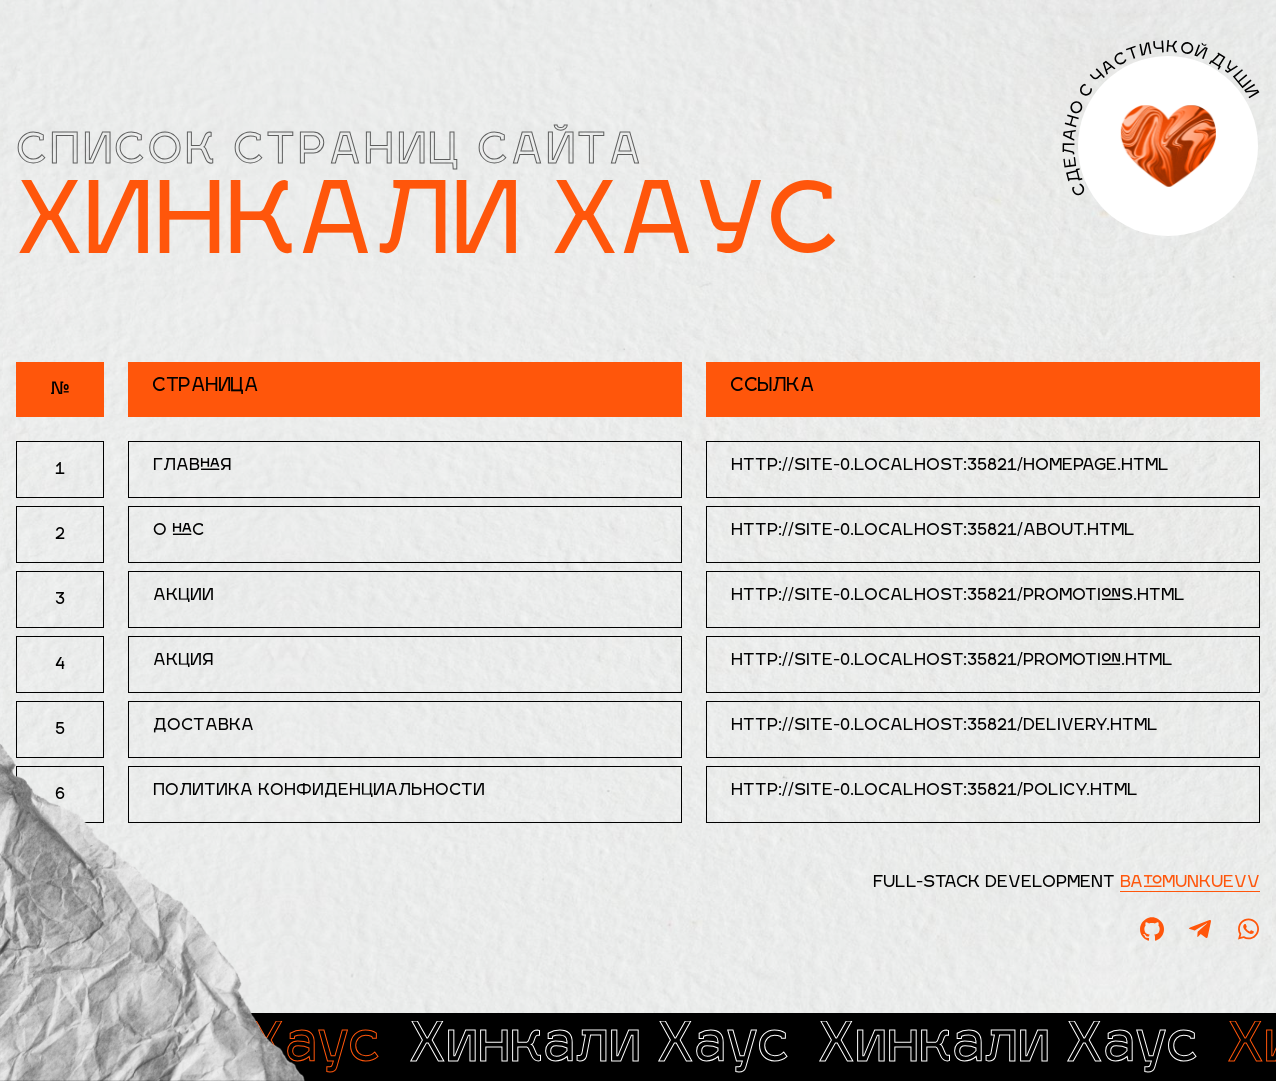
<file: index.html>
<!DOCTYPE html>
<html lang="ru">

<head>
  <meta charset="UTF-8" />
  <meta name="viewport" content="width=device-width, initial-scale=1.0" />
  <title>Список страниц сайта — Хинкали Хаус</title>
  <link rel="stylesheet" href="./project-table/css/libs/swiper-bundle.min.css" />
  <link rel="stylesheet" href="./project-table/css/style.min.css" />
</head>

<body>
  <div class="wrapper">
    <main class="page">
      <section class="project-page">
        <div class="left-panel">
          <div class="left-panel__item">Pages</div>
          <div class="left-panel__item">Pages</div>
          <div class="left-panel__item">Pages</div>
          <div class="left-panel__item">Pages</div>
          <div class="left-panel__item">Pages</div>
          <div class="left-panel__item">Pages</div>
        </div>
        <div class="project-page__wrapper">
          <div class="container">
            <div class="project-page__slogan">
              <div class="project-page__slogan-body">
                <div class="project-page__slogan-icon">
                  <img width="96" height="83" src="./project-table/images/heart.svg" alt="Heart" title="Heart" />
                </div>
              </div>
            </div>
            <p class="project-page__subtitle">Список страниц сайта</p>
            <h2 class="project-page__title">Хинкали Хаус</h2>
            <div class="project-page__table project-table">
              <div class="project-table__row project-table__row--header">
                <div class="project-table__cell project-table__cell--number project-table__cell--head">№</div>
                <div class="project-table__cell project-table__cell--head">Страница</div>
                <div class="project-table__cell project-table__cell--head">Ссылка</div>
              </div>
            </div>
            <p class="project-page__author">
              Full-stack development <a href="https://freelance.ru/batomunkuevv" target="_blank">batomunkuevv</a>
            </p>
            <ul class="project-page__socials">
              <li class="project-page__socials-item">
                <a href="https://github.com/Batomunkuevv" target="_blank" class="project-page__socials-link">
                  <svg width="24" height="24" viewBox="0 0 24 24" fill="none" xmlns="http://www.w3.org/2000/svg">
                    <path d="M22.3901 6.27324C21.3171 4.43567 19.8615 2.98086 18.0231 1.90849C16.1844 0.836064 14.1771 0.299988 11.9998 0.299988C9.82276 0.299988 7.81481 0.836228 5.97651 1.90849C4.13794 2.98081 2.68245 4.43567 1.60938 6.27324C0.536478 8.11075 0 10.1173 0 12.2929C0 14.9063 0.762879 17.2563 2.28902 19.3436C3.815 21.431 5.78634 22.8754 8.20287 23.677C8.48416 23.7292 8.69239 23.6925 8.82778 23.5678C8.96323 23.443 9.03087 23.2867 9.03087 23.0995C9.03087 23.0683 9.02819 22.7873 9.02299 22.2563C9.01763 21.7252 9.01511 21.2619 9.01511 20.8666L8.65573 20.9288C8.42659 20.9707 8.13753 20.9885 7.78854 20.9835C7.43972 20.9786 7.07759 20.9421 6.70267 20.8741C6.32758 20.8068 5.9787 20.6507 5.65576 20.406C5.33299 20.1613 5.10385 19.8411 4.9684 19.4458L4.81216 19.0864C4.70802 18.8472 4.54406 18.5814 4.32006 18.2901C4.09607 17.9985 3.86956 17.8008 3.64042 17.6967L3.53103 17.6185C3.45813 17.5665 3.39049 17.5037 3.32794 17.4309C3.26544 17.3581 3.21865 17.2853 3.1874 17.2123C3.1561 17.1393 3.18204 17.0794 3.2655 17.0324C3.34895 16.9854 3.49978 16.9626 3.71863 16.9626L4.031 17.0093C4.23934 17.051 4.49705 17.1756 4.80444 17.384C5.11167 17.5922 5.36423 17.8628 5.56218 18.1958C5.80188 18.6227 6.09067 18.9481 6.42937 19.1719C6.76779 19.3958 7.10901 19.5076 7.45269 19.5076C7.79636 19.5076 8.0932 19.4815 8.3433 19.4297C8.59312 19.3777 8.82751 19.2994 9.04636 19.1954C9.1401 18.4975 9.39535 17.9615 9.81187 17.5867C9.2182 17.5244 8.68446 17.4305 8.21037 17.3056C7.73655 17.1806 7.24692 16.9776 6.7418 16.6963C6.2364 16.4153 5.81715 16.0664 5.48392 15.6502C5.15064 15.2337 4.87712 14.687 4.66374 14.0104C4.45026 13.3336 4.34349 12.5529 4.34349 11.668C4.34349 10.4081 4.75503 9.33595 5.57794 8.45096C5.19245 7.50374 5.22884 6.44187 5.68723 5.26546C5.98931 5.17166 6.4373 5.24205 7.03097 5.47621C7.62474 5.71047 8.05949 5.91115 8.33563 6.07754C8.61178 6.24387 8.83304 6.38482 8.99973 6.49913C9.96866 6.22855 10.9686 6.09323 11.9997 6.09323C13.0308 6.09323 14.031 6.22855 14.9999 6.49913L15.5937 6.12452C15.9997 5.87456 16.4791 5.64549 17.0309 5.43726C17.5829 5.22915 18.0051 5.17182 18.2969 5.26563C18.7655 6.44209 18.8072 7.5039 18.4216 8.45113C19.2445 9.33611 19.6562 10.4085 19.6562 11.6682C19.6562 12.5531 19.549 13.3363 19.3359 14.0183C19.1224 14.7004 18.8466 15.2466 18.5081 15.658C18.1693 16.0694 17.7474 16.4155 17.2423 16.6965C16.737 16.9776 16.2473 17.1805 15.7734 17.3056C15.2994 17.4306 14.7657 17.5246 14.172 17.587C14.7134 18.0553 14.9842 18.7945 14.9842 19.8043V23.0991C14.9842 23.2862 15.0494 23.4425 15.1797 23.5674C15.3099 23.692 15.5155 23.7287 15.7968 23.6765C18.2137 22.875 20.185 21.4306 21.7109 19.3431C23.2367 17.2559 23.9998 14.9059 23.9998 12.2925C23.9993 10.1172 23.4625 8.11075 22.3901 6.27324Z" fill="currentColor" />
                  </svg>
                </a>
              </li>
              <li class="project-page__socials-item">
                <a href="https://t.me/batomunkuevv" target="_blank" class="project-page__socials-link">
                  <svg width="24" height="24" viewBox="0 0 24 24" fill="none" xmlns="http://www.w3.org/2000/svg">
                    <path d="M9.63262 14.8632L9.2687 19.8888C9.78938 19.8888 10.0149 19.6692 10.2853 19.4055L12.7264 17.115L17.7847 20.7519C18.7124 21.2595 19.366 20.9922 19.6163 19.914L22.9365 4.63926L22.9374 4.63836C23.2317 3.29196 22.4415 2.76547 21.5377 3.09576L2.02135 10.4316C0.689406 10.9392 0.709573 11.6682 1.79493 11.9985L6.78447 13.5222L18.3742 6.40235C18.9196 6.04775 19.4155 6.24395 19.0076 6.59855L9.63262 14.8632Z" fill="currentColor" />
                  </svg>
                </a>
              </li>
              <li class="project-page__socials-item">
                <a href="https://wa.me/79960251002?text=%D0%94%D0%BE%D0%B1%D1%80%D1%8B%D0%B9%20%D0%B4%D0%B5%D0%BD%D1%8C!" target="_blank" class="project-page__socials-link">
                  <svg width="24" height="24" viewBox="0 0 24 24" fill="none" xmlns="http://www.w3.org/2000/svg">
                    <path d="M19.8547 4.55156C17.8906 2.58281 15.275 1.5 12.4953 1.5C6.75781 1.5 2.08906 6.16875 2.08906 11.9062C2.08906 13.7391 2.56719 15.5297 3.47656 17.1094L2 22.5L7.51719 21.0516C9.03594 21.8813 10.7469 22.3172 12.4906 22.3172H12.4953C18.2281 22.3172 23 17.6484 23 11.9109C23 9.13125 21.8188 6.52031 19.8547 4.55156ZM12.4953 20.5641C10.9391 20.5641 9.41562 20.1469 8.08906 19.3594L7.775 19.1719L4.50313 20.0297L5.375 16.8375L5.16875 16.5094C4.30156 15.1313 3.84688 13.5422 3.84688 11.9062C3.84688 7.13906 7.72812 3.25781 12.5 3.25781C14.8109 3.25781 16.9812 4.15781 18.6125 5.79375C20.2437 7.42969 21.2469 9.6 21.2422 11.9109C21.2422 16.6828 17.2625 20.5641 12.4953 20.5641ZM17.2391 14.0859C16.9813 13.9547 15.7016 13.3266 15.4625 13.2422C15.2234 13.1531 15.05 13.1109 14.8766 13.3734C14.7031 13.6359 14.2063 14.2172 14.0516 14.3953C13.9016 14.5688 13.7469 14.5922 13.4891 14.4609C11.9609 13.6969 10.9578 13.0969 9.95 11.3672C9.68281 10.9078 10.2172 10.9406 10.7141 9.94687C10.7984 9.77344 10.7562 9.62344 10.6906 9.49219C10.625 9.36094 10.1047 8.08125 9.88906 7.56094C9.67813 7.05469 9.4625 7.125 9.30313 7.11563C9.15313 7.10625 8.97969 7.10625 8.80625 7.10625C8.63281 7.10625 8.35156 7.17188 8.1125 7.42969C7.87344 7.69219 7.20312 8.32031 7.20312 9.6C7.20312 10.8797 8.13594 12.1172 8.2625 12.2906C8.39375 12.4641 10.0953 15.0891 12.7062 16.2188C14.3562 16.9312 15.0031 16.9922 15.8281 16.8703C16.3297 16.7953 17.3656 16.2422 17.5812 15.6328C17.7969 15.0234 17.7969 14.5031 17.7313 14.3953C17.6703 14.2781 17.4969 14.2125 17.2391 14.0859Z" fill="currentColor" />
                  </svg>
                </a>
              </li>
            </ul>
          </div>
        </div>
        <div class="running-line">
          <div class="running-line__body swiper">
            <div class="running-line__wrapper swiper-wrapper">
              <div class="running-line__slide swiper-slide">Хинкали Хаус</div>
              <div class="running-line__slide swiper-slide">Хинкали Хаус</div>
              <div class="running-line__slide running-line__slide--colored swiper-slide">Хинкали Хаус</div>
              <div class="running-line__slide swiper-slide">Хинкали Хаус</div>
              <div class="running-line__slide swiper-slide">Хинкали Хаус</div>
              <div class="running-line__slide running-line__slide--colored swiper-slide">Хинкали Хаус</div>
              <div class="running-line__slide swiper-slide">Хинкали Хаус</div>
              <div class="running-line__slide swiper-slide">Хинкали Хаус</div>
              <div class="running-line__slide running-line__slide--colored swiper-slide">Хинкали Хаус</div>
              <div class="running-line__slide swiper-slide">Хинкали Хаус</div>
              <div class="running-line__slide swiper-slide">Хинкали Хаус</div>
              <div class="running-line__slide running-line__slide--colored swiper-slide">Хинкали Хаус</div>
            </div>
          </div>
        </div>
      </section>
    </main>
  </div>
  <script src="./project-table/js/libs/swiper-bundle.min.js"></script>
  <script src="./project-table/js/script.js"></script>
</body>

</html>
</file>
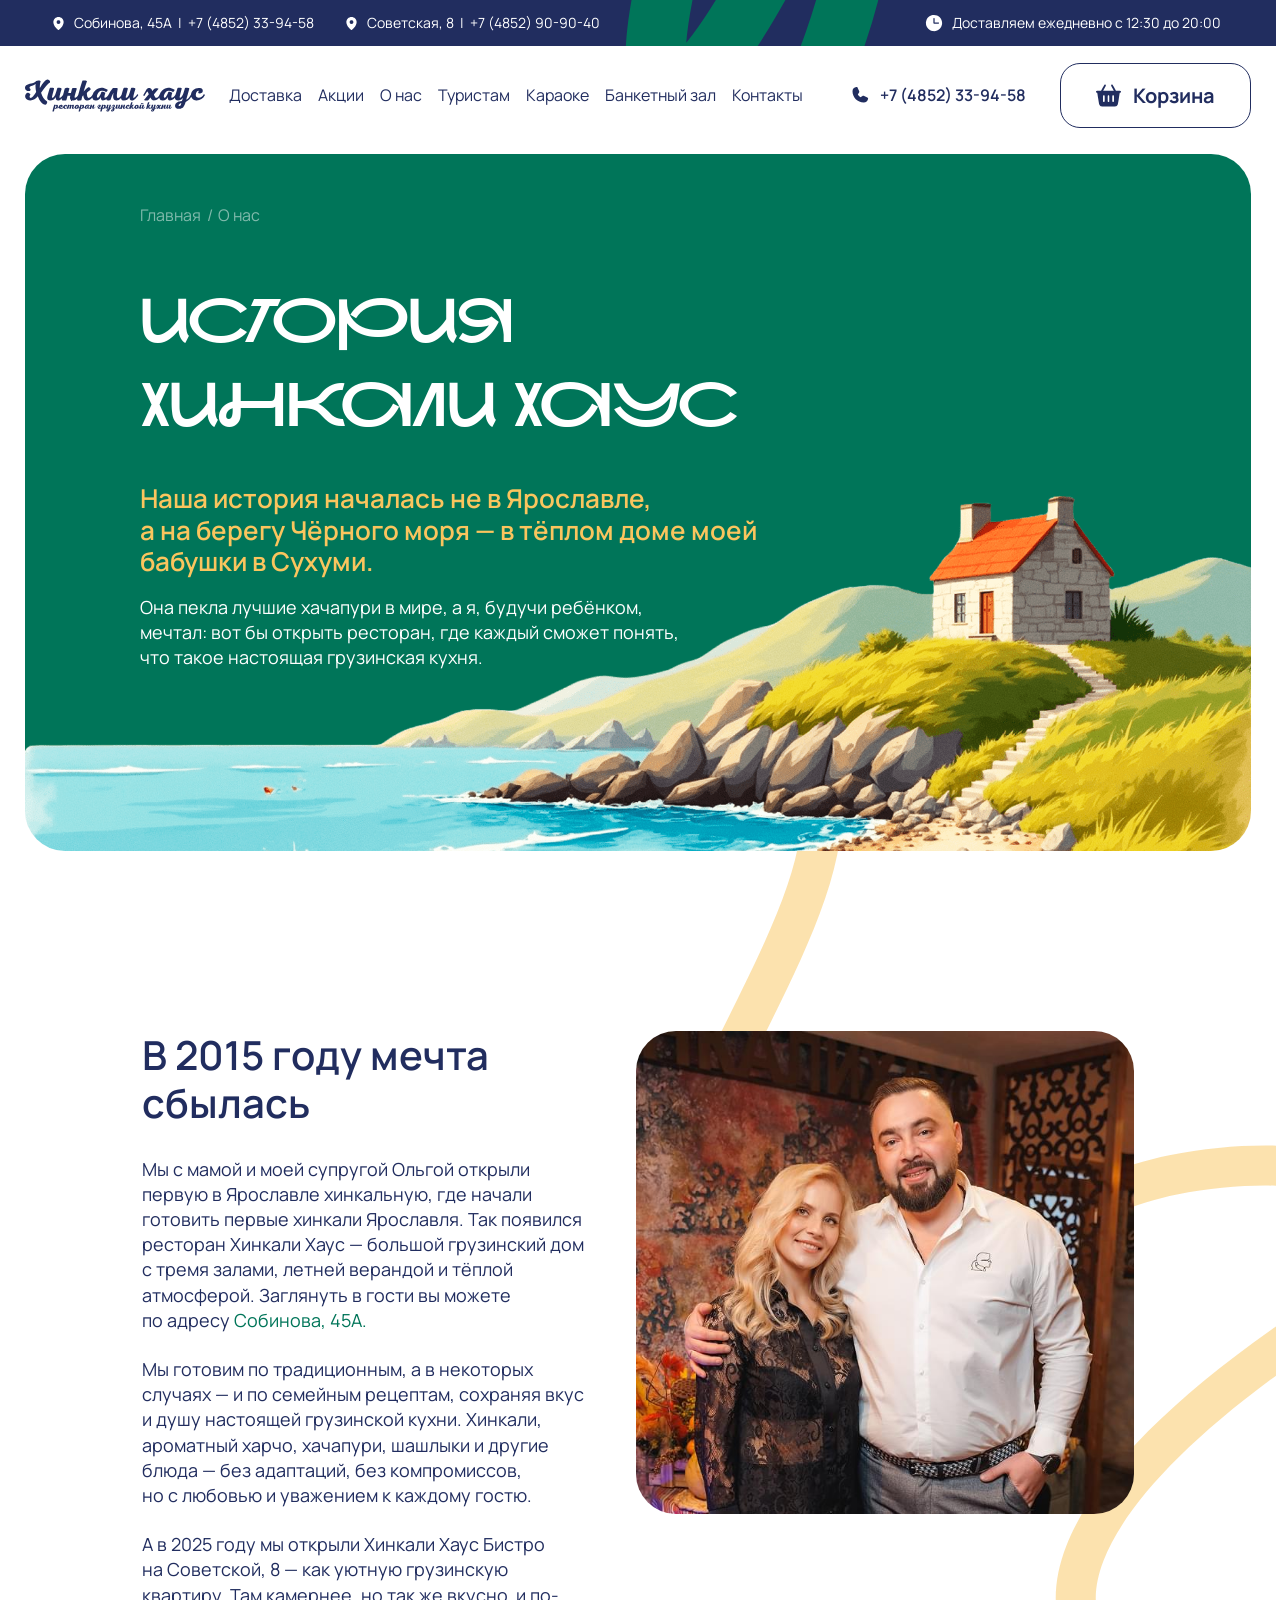
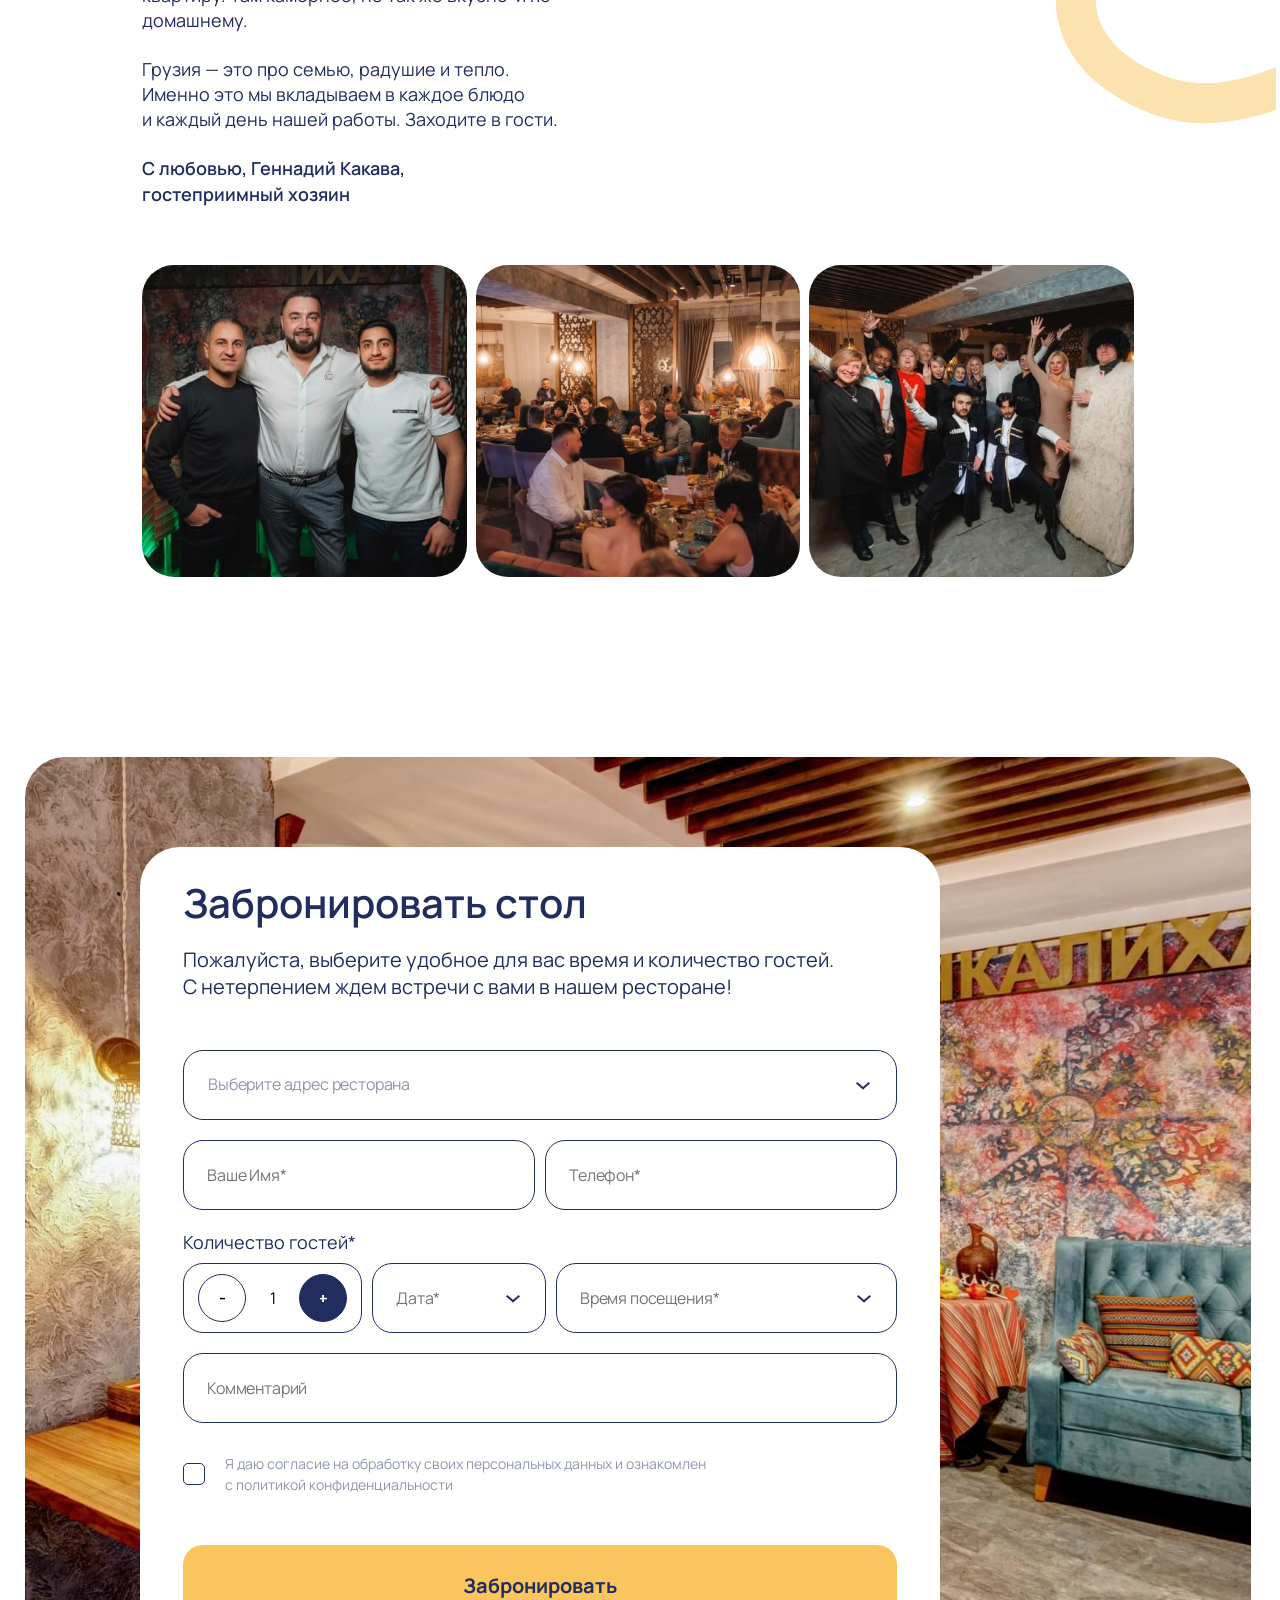
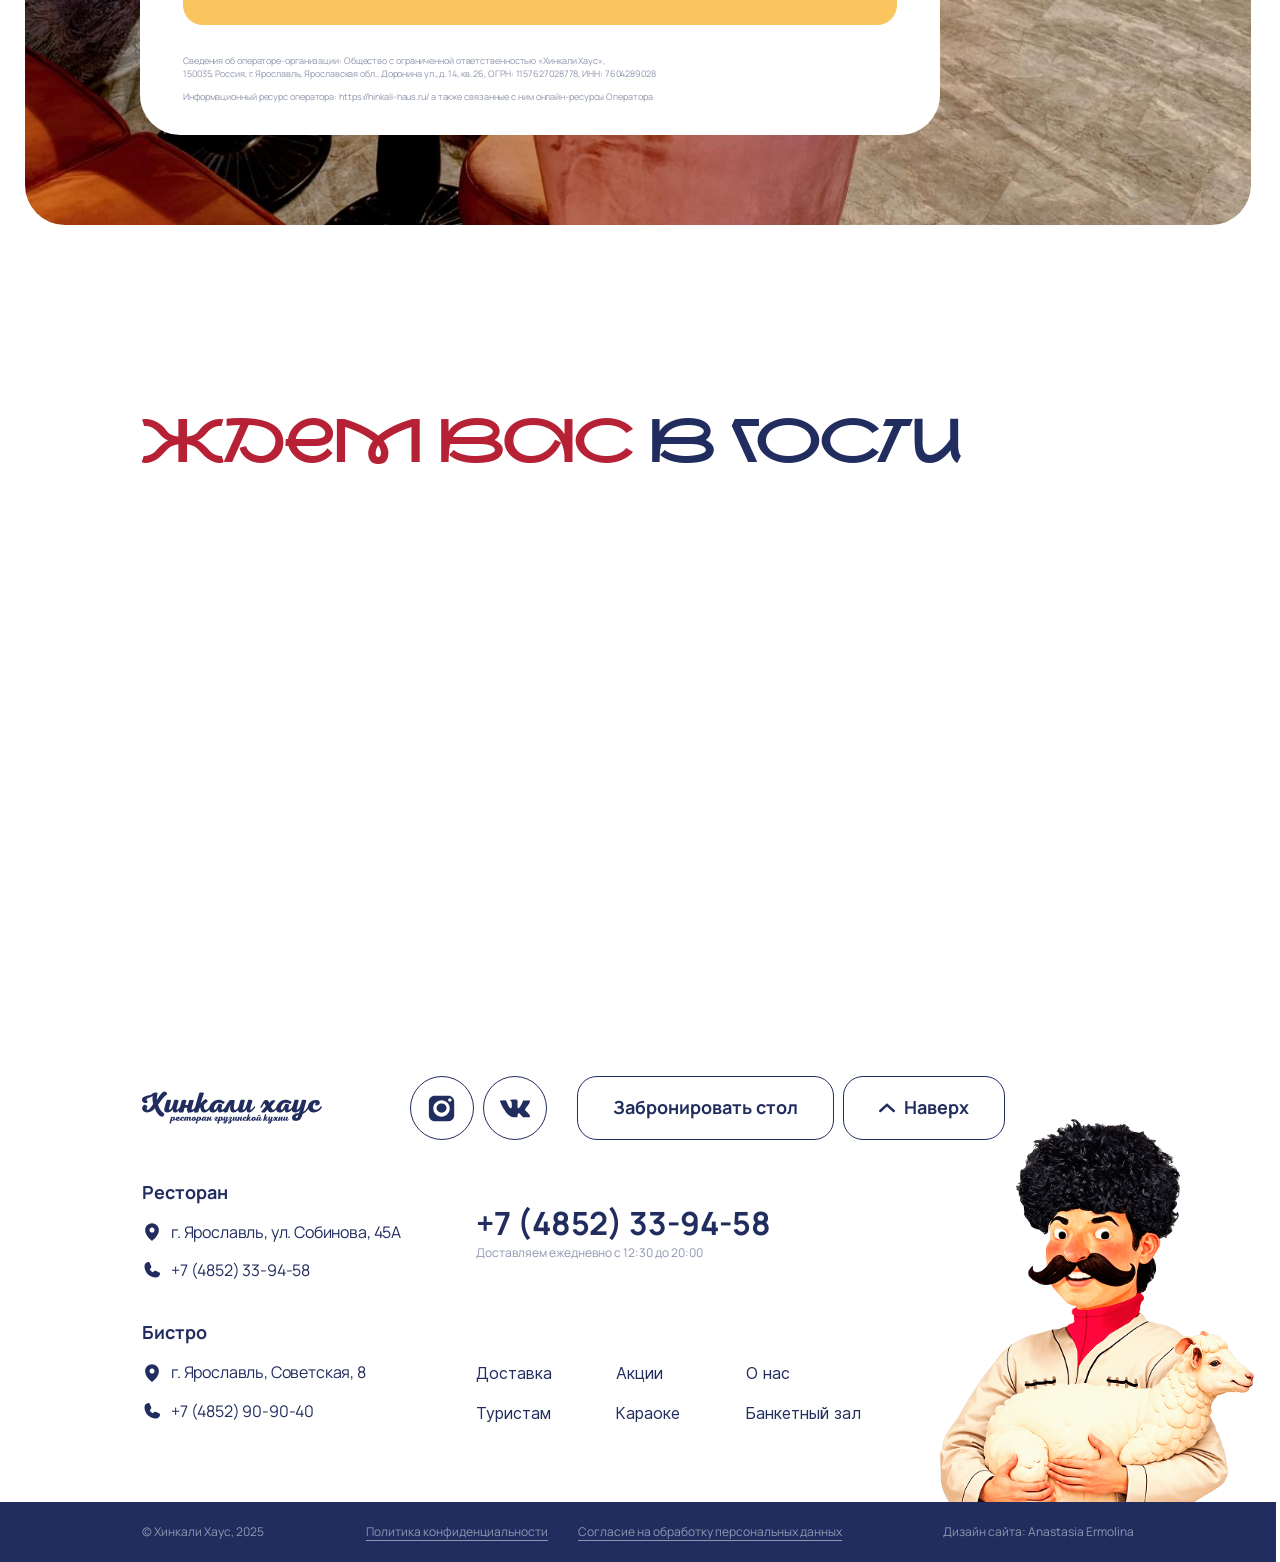
<file: about.html>
<!DOCTYPE html>
<html lang="ru">

<head>
  <meta charset="UTF-8" />
  <meta name="viewport" content="width=device-width, initial-scale=1" />
  <title>Грузинский ресторан Хинкали Хаус - Доставка грузинской кухни в Ярославле</title>
  <meta name="description" content="Доставка грузинской кухни в Ярославле" />
  <meta name="robots" content="follow, index, max-snippet:-1, max-video-preview:-1, max-image-preview:large" />

  <link rel="stylesheet" href="css/swiper-bundle.min.css" />

  <link rel="stylesheet" href="css/flatpickr.min.css" />

  <link rel="stylesheet" href="css/main.min.css" />

</head>

<body>
  <div class="site-wrapper">
    <header class="site-header">
      <div class="site-header__top">
        <div class="site-header__top-container container">
          <div class="site-header__top-body">
            <a href="/homepage.html" class="site-header__logo site-header__logo--mobile logo">
              <div class="logo__ibg ibg">
                <img data-lozad src="images/placeholder.png" data-src="images/logo-white.svg" alt="Логотип Хинкали Хаус" />
              </div>
            </a>
            <ul class="site-header__addresses">
              <li class="site-header__address">
                <span class="site-header__address-icon">
                  <img src="images/icons/map-pin-white.svg" alt="Метка карты" />
                </span>
                <span class="site-header__address-text">
                  Собинова, 45А <span class="site-header__address-separator">|</span>
                  <a href="tel:+74852339458" class="site-header__address-phone">+7 (4852) 33-94-58</a>
                </span>
              </li>
              <li class="site-header__address">
                <span class="site-header__address-icon">
                  <img src="images/icons/map-pin-white.svg" alt="Метка карты" />
                </span>
                <span class="site-header__address-text">
                  Советская, 8 <span class="site-header__address-separator">|</span>
                  <a href="tel:+74852909040" class="site-header__address-phone">+7 (4852) 90-90-40</a>
                </span>
              </li>
            </ul>
            <div class="site-header__schedule">
              <div class="site-header__schedule-icon">
                <img src="images/icons/clock-white.svg" alt="Часы" />
              </div>
              <p>
                Доставляем
                <br />
                <span class="mobile-hidden">ежедневно</span> с&nbsp;12:30 до&nbsp;20:00
              </p>
            </div>
            <ul class="site-header__socials socials">
              <li class="socials__item">
                <a href="#" class="socials__link socials__link--header socials__link--white">
                  <svg width="32" height="32" viewBox="0 0 32 32" fill="none" xmlns="http://www.w3.org/2000/svg">
                    <path d="M15.4974 11.1821C12.5644 11.1821 10.1821 13.3812 10.1821 16.0885C10.1821 18.7959 12.5644 21.0003 15.4974 21.0003C18.4304 21.0003 20.8185 18.7959 20.8185 16.0885C20.8185 13.3812 18.4304 11.1821 15.4974 11.1821Z" fill="currentColor" />
                    <path d="M22.9736 3H8.0264C4.7054 3 2 5.7054 2 9.0264V23.9736C2 27.3 4.7054 30 8.0264 30H22.9736C26.3 30 29 27.3 29 23.9736V9.0264C29 5.7054 26.3 3 22.9736 3ZM15.5 25.248C10.6778 25.248 6.752 21.3222 6.752 16.5C6.752 11.6778 10.6778 7.7574 15.5 7.7574C20.3222 7.7574 24.248 11.6778 24.248 16.5C24.248 21.3222 20.3222 25.248 15.5 25.248ZM24.4316 9.345C23.411 9.345 22.5794 8.5188 22.5794 7.4982C22.5794 6.4776 23.411 5.646 24.4316 5.646C25.4522 5.646 26.2838 6.4776 26.2838 7.4982C26.2838 8.5188 25.4522 9.345 24.4316 9.345Z" fill="currentColor" />
                  </svg>
                </a>
              </li>
              <li class="socials__item">
                <a href="#" class="socials__link socials__link--header socials__link--white">
                  <svg width="32" height="32" viewBox="0 0 32 32" fill="none" xmlns="http://www.w3.org/2000/svg">
                    <path d="M31.8283 24.1591C31.7896 24.0722 31.7535 24.0001 31.7199 23.9423C31.1647 22.9017 30.1037 21.6245 28.5376 20.1102L28.5046 20.0755L28.488 20.0585L28.4712 20.0411H28.4544C27.7437 19.336 27.2936 18.8618 27.1051 18.6191C26.7602 18.1567 26.6829 17.6887 26.8714 17.2144C27.0046 16.8561 27.5048 16.0994 28.3709 14.9433C28.8265 14.3306 29.1873 13.8396 29.4538 13.4696C31.3755 10.8109 32.2086 9.11191 31.953 8.37204L31.8538 8.19914C31.7871 8.09505 31.6149 7.99983 31.3376 7.91298C31.0596 7.82632 30.7042 7.81199 30.2709 7.86974L25.4727 7.90424C25.3949 7.87557 25.284 7.87825 25.1393 7.91298C24.9949 7.94772 24.9227 7.96515 24.9227 7.96515L24.8392 8.00857L24.7729 8.06074C24.7173 8.09523 24.6562 8.1559 24.5895 8.24262C24.5232 8.32904 24.4677 8.43046 24.4233 8.54603C23.9009 9.94469 23.307 11.2451 22.6404 12.4472C22.2294 13.164 21.8519 13.7852 21.5072 14.3111C21.163 14.8369 20.8742 15.2243 20.6411 15.4726C20.4077 15.7212 20.197 15.9203 20.0078 16.0708C19.8189 16.2213 19.6747 16.2848 19.5749 16.2616C19.4748 16.2383 19.3806 16.2152 19.2913 16.1922C19.1359 16.0881 19.0109 15.9465 18.9167 15.7674C18.822 15.5882 18.7583 15.3627 18.725 15.0911C18.6918 14.8193 18.6722 14.5855 18.6666 14.3889C18.6614 14.1925 18.6638 13.9148 18.6751 13.5565C18.6866 13.198 18.6918 12.9555 18.6918 12.8283C18.6918 12.389 18.7001 11.9122 18.7166 11.3978C18.7334 10.8834 18.747 10.4759 18.7584 10.1756C18.7697 9.87509 18.7749 9.55711 18.7749 9.22189C18.7749 8.88666 18.7553 8.62376 18.7166 8.43295C18.6783 8.24238 18.6195 8.0574 18.5421 7.87806C18.4642 7.69891 18.3502 7.56033 18.2005 7.46195C18.0506 7.36369 17.8642 7.28571 17.6424 7.22777C17.0537 7.08913 16.304 7.01413 15.393 7.00247C13.3271 6.97939 11.9997 7.11822 11.411 7.41877C11.1778 7.54575 10.9667 7.71926 10.778 7.93873C10.578 8.19313 10.5501 8.33196 10.6945 8.35479C11.361 8.4587 11.8329 8.70726 12.1106 9.10024L12.2107 9.30849C12.2885 9.45873 12.3662 9.72473 12.444 10.1061C12.5217 10.4875 12.5718 10.9094 12.5939 11.3715C12.6493 12.2155 12.6493 12.9379 12.5939 13.5389C12.5383 14.1401 12.4857 14.6082 12.4356 14.9434C12.3855 15.2786 12.3106 15.5503 12.2107 15.7583C12.1106 15.9663 12.044 16.0935 12.0106 16.1396C11.9773 16.1858 11.9495 16.2149 11.9275 16.2263C11.7831 16.2839 11.6329 16.3132 11.4775 16.3132C11.3219 16.3132 11.1332 16.2322 10.9111 16.0703C10.689 15.9084 10.4586 15.686 10.2197 15.4027C9.98088 15.1194 9.7115 14.7236 9.4115 14.215C9.11172 13.7065 8.80069 13.1054 8.47856 12.4119L8.21205 11.9089C8.04544 11.5854 7.81786 11.1142 7.52905 10.4959C7.24007 9.8774 6.98465 9.27909 6.76261 8.70113C6.67385 8.45839 6.5405 8.2736 6.36281 8.14643L6.27942 8.09426C6.22398 8.04811 6.13499 7.9991 6.01291 7.94687C5.89065 7.8947 5.76309 7.85729 5.62968 7.83428L1.06456 7.86877C0.598062 7.86877 0.28154 7.97875 0.114875 8.19841L0.0481746 8.30232C0.0148534 8.3602 -0.00195312 8.45263 -0.00195312 8.57985C-0.00195312 8.70702 0.0313681 8.8631 0.0980689 9.0479C0.764493 10.6779 1.48922 12.2499 2.27224 13.7641C3.05525 15.2783 3.73568 16.4981 4.31312 17.4222C4.89066 18.3471 5.47936 19.22 6.0792 20.0404C6.67904 20.8612 7.07609 21.3872 7.27036 21.6182C7.46486 21.8497 7.61764 22.0228 7.72869 22.1384L8.14529 22.5544C8.41186 22.8319 8.80331 23.1642 9.31982 23.5514C9.83644 23.9388 10.4084 24.3201 11.036 24.6961C11.6636 25.0715 12.3938 25.3778 13.227 25.6147C14.06 25.8519 14.8708 25.947 15.6595 25.9011H17.5755C17.9641 25.8662 18.2585 25.739 18.4586 25.5195L18.5249 25.4326C18.5695 25.3637 18.6112 25.2565 18.6498 25.1122C18.6887 24.9678 18.7081 24.8086 18.7081 24.6354C18.6967 24.1385 18.7331 23.6906 18.8162 23.2919C18.8992 22.8932 18.9939 22.5927 19.0997 22.3903C19.2055 22.1881 19.3249 22.0174 19.4578 21.8791C19.591 21.7404 19.6859 21.6564 19.7415 21.6275C19.7969 21.5984 19.841 21.5787 19.8744 21.5668C20.1409 21.4744 20.4547 21.5639 20.816 21.8358C21.177 22.1075 21.5157 22.4429 21.8324 22.8415C22.149 23.2405 22.5294 23.6881 22.9736 24.1851C23.4181 24.6822 23.8067 25.0517 24.1398 25.2948L24.4729 25.5029C24.6954 25.6417 24.9842 25.7689 25.3397 25.8845C25.6945 26 26.0055 26.0289 26.2724 25.9711L30.5375 25.9019C30.9594 25.9019 31.2876 25.8292 31.5204 25.685C31.7538 25.5405 31.8924 25.3813 31.9371 25.2082C31.9816 25.0349 31.984 24.8382 31.9455 24.6184C31.906 24.3991 31.8671 24.2457 31.8283 24.1591Z" fill="currentColor" />
                  </svg>
                </a>
              </li>
            </ul>
          </div>
        </div>
      </div>
      <div class="site-header__wrapper">
        <div class="site-header__container container">
          <div class="site-header__body">
            <a href="/homepage.html" class="site-header__logo logo">
              <div class="logo__ibg ibg">
                <img data-lozad src="images/placeholder.png" data-src="images/logo.svg" alt="Логотип Хинкали Хаус" />
              </div>
            </a>
            <nav class="site-header__menu site-header__menu--desktop menu">
              <ul class="menu__list">
                <li class="menu__item">
                  <a href="#" class="menu__link hovered-link">Доставка</a>
                </li>
                <li class="menu__item">
                  <a href="#" class="menu__link hovered-link">Акции</a>
                </li>
                <li class="menu__item">
                  <a href="#" class="menu__link hovered-link">О нас</a>
                </li>
                <li class="menu__item">
                  <a href="#" class="menu__link hovered-link">Туристам</a>
                </li>
                <li class="menu__item">
                  <a href="#" class="menu__link hovered-link">Караоке</a>
                </li>
                <li class="menu__item">
                  <a href="#" class="menu__link hovered-link">Банкетный зал</a>
                </li>
                <li class="menu__item">
                  <a href="#" class="menu__link hovered-link">Контакты</a>
                </li>
              </ul>
            </nav>
            <a href="tel:+74852339458" class="site-header__phone">
              <span class="site-header__phone-icon">
                <img src="images/icons/phone-blue.svg" alt="Телефон" />
              </span>
              +7 (4852) 33-94-58
            </a>
            <a href="#" class="site-header__basket-button button">
              <span class="button__icon button__icon--basket">
                <img src="images/icons/basket-blue.svg" alt="Корзина" />
              </span>
              Корзина
            </a>
            <button type="button" class="site-header__burger burger">
              <span class="burger__line"></span>
            </button>
          </div>
        </div>
      </div>
      <div class="site-header__burger-menu burger-menu">
        <div class="burger-menu__top">
          <a href="/homepage.html" class="burger-menu__logo logo">
            <div class="logo__ibg ibg">
              <img data-lozad src="images/placeholder.png" data-src="images/logo-white.svg" alt="Логотип Хинкали Хаус" />
            </div>
          </a>
          <ul class="burger-menu__socials socials">
            <li class="socials__item">
              <a href="#" class="socials__link socials__link--white">
                <svg width="32" height="32" viewBox="0 0 32 32" fill="none" xmlns="http://www.w3.org/2000/svg">
                  <path d="M15.4974 11.1821C12.5644 11.1821 10.1821 13.3812 10.1821 16.0885C10.1821 18.7959 12.5644 21.0003 15.4974 21.0003C18.4304 21.0003 20.8185 18.7959 20.8185 16.0885C20.8185 13.3812 18.4304 11.1821 15.4974 11.1821Z" fill="currentColor" />
                  <path d="M22.9736 3H8.0264C4.7054 3 2 5.7054 2 9.0264V23.9736C2 27.3 4.7054 30 8.0264 30H22.9736C26.3 30 29 27.3 29 23.9736V9.0264C29 5.7054 26.3 3 22.9736 3ZM15.5 25.248C10.6778 25.248 6.752 21.3222 6.752 16.5C6.752 11.6778 10.6778 7.7574 15.5 7.7574C20.3222 7.7574 24.248 11.6778 24.248 16.5C24.248 21.3222 20.3222 25.248 15.5 25.248ZM24.4316 9.345C23.411 9.345 22.5794 8.5188 22.5794 7.4982C22.5794 6.4776 23.411 5.646 24.4316 5.646C25.4522 5.646 26.2838 6.4776 26.2838 7.4982C26.2838 8.5188 25.4522 9.345 24.4316 9.345Z" fill="currentColor" />
                </svg>
              </a>
            </li>
            <li class="socials__item">
              <a href="#" class="socials__link socials__link--white">
                <svg width="32" height="32" viewBox="0 0 32 32" fill="none" xmlns="http://www.w3.org/2000/svg">
                  <path d="M31.8283 24.1591C31.7896 24.0722 31.7535 24.0001 31.7199 23.9423C31.1647 22.9017 30.1037 21.6245 28.5376 20.1102L28.5046 20.0755L28.488 20.0585L28.4712 20.0411H28.4544C27.7437 19.336 27.2936 18.8618 27.1051 18.6191C26.7602 18.1567 26.6829 17.6887 26.8714 17.2144C27.0046 16.8561 27.5048 16.0994 28.3709 14.9433C28.8265 14.3306 29.1873 13.8396 29.4538 13.4696C31.3755 10.8109 32.2086 9.11191 31.953 8.37204L31.8538 8.19914C31.7871 8.09505 31.6149 7.99983 31.3376 7.91298C31.0596 7.82632 30.7042 7.81199 30.2709 7.86974L25.4727 7.90424C25.3949 7.87557 25.284 7.87825 25.1393 7.91298C24.9949 7.94772 24.9227 7.96515 24.9227 7.96515L24.8392 8.00857L24.7729 8.06074C24.7173 8.09523 24.6562 8.1559 24.5895 8.24262C24.5232 8.32904 24.4677 8.43046 24.4233 8.54603C23.9009 9.94469 23.307 11.2451 22.6404 12.4472C22.2294 13.164 21.8519 13.7852 21.5072 14.3111C21.163 14.8369 20.8742 15.2243 20.6411 15.4726C20.4077 15.7212 20.197 15.9203 20.0078 16.0708C19.8189 16.2213 19.6747 16.2848 19.5749 16.2616C19.4748 16.2383 19.3806 16.2152 19.2913 16.1922C19.1359 16.0881 19.0109 15.9465 18.9167 15.7674C18.822 15.5882 18.7583 15.3627 18.725 15.0911C18.6918 14.8193 18.6722 14.5855 18.6666 14.3889C18.6614 14.1925 18.6638 13.9148 18.6751 13.5565C18.6866 13.198 18.6918 12.9555 18.6918 12.8283C18.6918 12.389 18.7001 11.9122 18.7166 11.3978C18.7334 10.8834 18.747 10.4759 18.7584 10.1756C18.7697 9.87509 18.7749 9.55711 18.7749 9.22189C18.7749 8.88666 18.7553 8.62376 18.7166 8.43295C18.6783 8.24238 18.6195 8.0574 18.5421 7.87806C18.4642 7.69891 18.3502 7.56033 18.2005 7.46195C18.0506 7.36369 17.8642 7.28571 17.6424 7.22777C17.0537 7.08913 16.304 7.01413 15.393 7.00247C13.3271 6.97939 11.9997 7.11822 11.411 7.41877C11.1778 7.54575 10.9667 7.71926 10.778 7.93873C10.578 8.19313 10.5501 8.33196 10.6945 8.35479C11.361 8.4587 11.8329 8.70726 12.1106 9.10024L12.2107 9.30849C12.2885 9.45873 12.3662 9.72473 12.444 10.1061C12.5217 10.4875 12.5718 10.9094 12.5939 11.3715C12.6493 12.2155 12.6493 12.9379 12.5939 13.5389C12.5383 14.1401 12.4857 14.6082 12.4356 14.9434C12.3855 15.2786 12.3106 15.5503 12.2107 15.7583C12.1106 15.9663 12.044 16.0935 12.0106 16.1396C11.9773 16.1858 11.9495 16.2149 11.9275 16.2263C11.7831 16.2839 11.6329 16.3132 11.4775 16.3132C11.3219 16.3132 11.1332 16.2322 10.9111 16.0703C10.689 15.9084 10.4586 15.686 10.2197 15.4027C9.98088 15.1194 9.7115 14.7236 9.4115 14.215C9.11172 13.7065 8.80069 13.1054 8.47856 12.4119L8.21205 11.9089C8.04544 11.5854 7.81786 11.1142 7.52905 10.4959C7.24007 9.8774 6.98465 9.27909 6.76261 8.70113C6.67385 8.45839 6.5405 8.2736 6.36281 8.14643L6.27942 8.09426C6.22398 8.04811 6.13499 7.9991 6.01291 7.94687C5.89065 7.8947 5.76309 7.85729 5.62968 7.83428L1.06456 7.86877C0.598062 7.86877 0.28154 7.97875 0.114875 8.19841L0.0481746 8.30232C0.0148534 8.3602 -0.00195312 8.45263 -0.00195312 8.57985C-0.00195312 8.70702 0.0313681 8.8631 0.0980689 9.0479C0.764493 10.6779 1.48922 12.2499 2.27224 13.7641C3.05525 15.2783 3.73568 16.4981 4.31312 17.4222C4.89066 18.3471 5.47936 19.22 6.0792 20.0404C6.67904 20.8612 7.07609 21.3872 7.27036 21.6182C7.46486 21.8497 7.61764 22.0228 7.72869 22.1384L8.14529 22.5544C8.41186 22.8319 8.80331 23.1642 9.31982 23.5514C9.83644 23.9388 10.4084 24.3201 11.036 24.6961C11.6636 25.0715 12.3938 25.3778 13.227 25.6147C14.06 25.8519 14.8708 25.947 15.6595 25.9011H17.5755C17.9641 25.8662 18.2585 25.739 18.4586 25.5195L18.5249 25.4326C18.5695 25.3637 18.6112 25.2565 18.6498 25.1122C18.6887 24.9678 18.7081 24.8086 18.7081 24.6354C18.6967 24.1385 18.7331 23.6906 18.8162 23.2919C18.8992 22.8932 18.9939 22.5927 19.0997 22.3903C19.2055 22.1881 19.3249 22.0174 19.4578 21.8791C19.591 21.7404 19.6859 21.6564 19.7415 21.6275C19.7969 21.5984 19.841 21.5787 19.8744 21.5668C20.1409 21.4744 20.4547 21.5639 20.816 21.8358C21.177 22.1075 21.5157 22.4429 21.8324 22.8415C22.149 23.2405 22.5294 23.6881 22.9736 24.1851C23.4181 24.6822 23.8067 25.0517 24.1398 25.2948L24.4729 25.5029C24.6954 25.6417 24.9842 25.7689 25.3397 25.8845C25.6945 26 26.0055 26.0289 26.2724 25.9711L30.5375 25.9019C30.9594 25.9019 31.2876 25.8292 31.5204 25.685C31.7538 25.5405 31.8924 25.3813 31.9371 25.2082C31.9816 25.0349 31.984 24.8382 31.9455 24.6184C31.906 24.3991 31.8671 24.2457 31.8283 24.1591Z" fill="currentColor" />
                </svg>
              </a>
            </li>
          </ul>
        </div>
        <nav class="burger-menu__menu menu">
          <ul class="menu__list">
            <li class="menu__item">
              <a href="#" class="menu__link hovered-link">Доставка</a>
            </li>
            <li class="menu__item">
              <a href="#" class="menu__link hovered-link">Акции</a>
            </li>
            <li class="menu__item">
              <a href="#" class="menu__link hovered-link">О нас</a>
            </li>
            <li class="menu__item">
              <a href="#" class="menu__link hovered-link">Туристам</a>
            </li>
            <li class="menu__item">
              <a href="#" class="menu__link hovered-link">Караоке</a>
            </li>
            <li class="menu__item">
              <a href="#" class="menu__link hovered-link">Банкетный зал</a>
            </li>
            <li class="menu__item">
              <a href="#" class="menu__link hovered-link">Контакты</a>
            </li>
          </ul>
        </nav>
        <button data-popup="table-booking" type="button" class="burger-menu__button button button--white">Забронировать стол</button>
      </div>
    </header>

    <main class="site-page">
      <section class="hero-about section section--has-wrapper-with-background">
        <div class="hero-about__wrapper green-background">
          <div class="container container--in-wrapper">
            <div class="hero-about__body">
              <ul class="hero-about__breadcrumbs breadcrumbs">
                <li class="breadcrumbs__item">
                  <a href="/homepage.html" class="breadcrumbs__link breadcrumbs__link--white">Главная</a>
                </li>
                <li class="breadcrumbs__item">
                  <span class="breadcrumbs__current breadcrumbs__current--white">О нас</span>
                </li>
              </ul>
              <h1 class="hero-about__title h2">История
                <br> Хинкали Хаус
              </h1>
              <div class="hero-about__intro yellow-text">
                <p>
                  Наша история началась не&nbsp;в&nbsp;Ярославле,
                  <br />
                  а&nbsp;на&nbsp;берегу Чёрного моря&nbsp;&mdash; в&nbsp;тёплом доме моей бабушки в&nbsp;Сухуми.
                </p>
              </div>
              <div class="hero-about__text">
                <p>
                  Она пекла лучшие хачапури в&nbsp;мире, а&nbsp;я, будучи ребёнком, мечтал: вот&nbsp;бы открыть ресторан, где каждый сможет понять, что
                  такое настоящая грузинская кухня.
                </p>
              </div>
            </div>
          </div>
        </div>
      </section>

      <section class="about section">
        <div class="container">
          <div class="about__body">
            <div class="about__content">
              <h2 class="about__title h3">В 2015 году мечта сбылась</h2>
              <div class="about__text">
                <p>
                  Мы&nbsp;с&nbsp;мамой и&nbsp;моей супругой Ольгой открыли первую в&nbsp;Ярославле хинкальную, где начали готовить первые хинкали
                  Ярославля. Так появился ресторан Хинкали Хаус&nbsp;&mdash; большой грузинский дом с&nbsp;тремя залами, летней верандой и&nbsp;тёплой
                  атмосферой. Заглянуть в&nbsp;гости вы&nbsp;можете по&nbsp;адресу <span class="green-text">Собинова, 45А.</span>
                </p>
                <p>
                  Мы&nbsp;готовим по&nbsp;традиционным, а&nbsp;в&nbsp;некоторых случаях&nbsp;&mdash; и&nbsp;по&nbsp;семейным рецептам, сохраняя вкус
                  и&nbsp;душу настоящей грузинской кухни. Хинкали, ароматный харчо, хачапури, шашлыки и&nbsp;другие блюда&nbsp;&mdash; без адаптаций, без
                  компромиссов, но&nbsp;с&nbsp;любовью и&nbsp;уважением к&nbsp;каждому гостю.
                </p>
                <p>
                  А&nbsp;в&nbsp;2025 году мы&nbsp;открыли Хинкали Хаус Бистро на&nbsp;Советской, 8&nbsp;&mdash; как уютную грузинскую квартиру. Там
                  камернее, но&nbsp;так&nbsp;же вкусно  и&nbsp;по-домашнему.
                </p>
                <p>
                  Грузия&nbsp;&mdash; это про семью, радушие и&nbsp;тепло.
                  <br />
                  Именно это мы&nbsp;вкладываем в&nbsp;каждое блюдо и&nbsp;каждый день нашей работы. Заходите в&nbsp;гости.
                </p>
              </div>
              <p class="about__author">
                С любовью, Геннадий Какава,
                <br />
                гостеприимный хозяин
              </p>
            </div>
            <div class="about__image">
              <div class="about__image-ibg ibg">
                <picture data-lozad>
                  <source srcset="images/about/about/01@2x.jpg" media="(min-resolution: 2dppx)" />
                  <source srcset="images/about/about/01.jpg" />
                  <img src="images/placeholder.png" alt="Изображение" />
                </picture>
              </div>
            </div>
          </div>
          <div class="about__gallery">
            <div class="about__gallery-item">
              <div class="about__gallery-item-ibg ibg">
                <picture data-lozad>
                  <source srcset="images/about/about/02@2x.jpg" media="(min-resolution: 2dppx)" />
                  <source srcset="images/about/about/02.jpg" />
                  <img src="images/placeholder.png" alt="Изображение" />
                </picture>
              </div>
            </div>
            <div class="about__gallery-item">
              <div class="about__gallery-item-ibg ibg">
                <picture data-lozad>
                  <source srcset="images/about/about/03@2x.jpg" media="(min-resolution: 2dppx)" />
                  <source srcset="images/about/about/03.jpg" />
                  <img src="images/placeholder.png" alt="Изображение" />
                </picture>
              </div>
            </div>
            <div class="about__gallery-item">
              <div class="about__gallery-item-ibg ibg">
                <picture data-lozad>
                  <source srcset="images/about/about/04@2x.jpg" media="(min-resolution: 2dppx)" />
                  <source srcset="images/about/about/04.jpg" />
                  <img src="images/placeholder.png" alt="Изображение" />
                </picture>
              </div>
            </div>
          </div>
          <div data-slider="about-gallery" class="about__slider swiper">
            <div class="about__slider-wrapper swiper-wrapper">
              <div class="about__slider-slide swiper-slide">
                <div class="about__slider-slide-ibg ibg">
                  <picture>
                    <source srcset="images/about/about/01@2x.jpg" media="(min-resolution: 2dppx)" />
                    <img loading="lazy" src="images/about/about/01.jpg" alt="" />
                  </picture>
                </div>
              </div>
              <div class="about__slider-slide swiper-slide">
                <div class="about__slider-slide-ibg ibg">
                  <picture>
                    <source srcset="images/about/about/02@2x.jpg" media="(min-resolution: 2dppx)" />
                    <img loading="lazy" src="images/about/about/02.jpg" alt="" />
                  </picture>
                </div>
              </div>
              <div class="about__slider-slide swiper-slide">
                <div class="about__slider-slide-ibg ibg">
                  <picture>
                    <source srcset="images/about/about/03@2x.jpg" media="(min-resolution: 2dppx)" />
                    <img loading="lazy" src="images/about/about/03.jpg" alt="" />
                  </picture>
                </div>
              </div>
              <div class="about__slider-slide swiper-slide">
                <div class="about__slider-slide-ibg ibg">
                  <picture>
                    <source srcset="images/about/about/04@2x.jpg" media="(min-resolution: 2dppx)" />
                    <img loading="lazy" src="images/about/about/04.jpg" alt="" />
                  </picture>
                </div>
              </div>
            </div>
          </div>
        </div>
      </section>

      <section class="table-booking-section section section--has-wrapper-with-background">
        <div class="table-booking-section__wrapper table-booking-section__wrapper--reverse">
          <div class="table-booking-section__image ibg">
            <picture data-lozad>
              <source srcset="images/sections/table-booking/background@2x.jpg" media="(min-resolution: 2dpxx)" />
              <source srcset="images/sections/table-booking/background.jpg" />
              <img src="images/placeholder.png" alt="Хинкали хаус" />
            </picture>
          </div>
          <div class="container container--in-wrapper">
            <div class="table-booking-section__body">
              <h2 class="table-booking-section__title h3">Забронировать стол</h2>
              <div class="table-booking-section__text">
                <p>
                  Пожалуйста, выберите удобное для вас время и&nbsp;количество гостей.
                  <br />
                  С&nbsp;нетерпением ждем встречи с&nbsp;вами в&nbsp;нашем ресторане!
                </p>
              </div>
              <form action="#" class="table-booking-section__form table-booking">
                <div class="table-booking__restaurant selector">
                  <button type="button" class="selector__toggler" data-select="toggle" data-index="-1">
                    <span class="selector__toggler-text" data-select="toggle-text"> Выберите адрес ресторана </span>
                    <span class="selector__arrow">
                      <svg width="16" height="17" viewBox="0 0 16 17" fill="none" xmlns="http://www.w3.org/2000/svg">
                        <path d="M9.30177 10.9816L8.00019 12.5001L1.00005 6.49996L2.30164 4.98145L9.30177 10.9816Z" fill="currentColor" />
                        <path d="M6.69823 10.9816L7.99981 12.5001L14.9999 6.49996L13.6984 4.98145L6.69823 10.9816Z" fill="currentColor" />
                      </svg>
                    </span>
                  </button>
                  <ul class="selector__dropdown">
                    <li class="selector__option" data-select="option" data-value="г. Ярославль, ул. Собинова, 45А" data-index="0">
                      г. Ярославль, ул. Собинова, 45А
                    </li>
                    <li class="selector__option" data-select="option" data-value="г. Ярославль, Советская, 8" data-index="1">
                      г. Ярославль, Советская, 8
                    </li>
                  </ul>
                  <input class="selector__input visually-hidden" type="text" name="restaurant-address" value="" placeholder="Выберите адрес ресторана" />
                </div>
                <div class="table-booking__name-and-phone">
                  <div class="table-booking__item">
                    <input class="table-booking__input input" type="text" name="name" placeholder="Ваше Имя*" required />
                  </div>
                  <div class="table-booking__item">
                    <input class="table-booking__input input" type="tel" name="phone" placeholder="Телефон*" required />
                  </div>
                </div>
                <div class="table-booking__body">
                  <div class="table-booking__item">
                    <label class="table-booking__label table-booking__label--guests-counter">Количество гостей*</label>
                    <div class="table-booking__guests-counter counter-input">
                      <button class="counter-input__button" type="button" data-decrement>-</button>
                      <input class="counter-input__input" type="number" name="guests-counter-input" value="1" min="1" />
                      <button class="counter-input__button counter-input__button--increment" type="button" data-increment>+</button>
                    </div>
                  </div>
                  <div class="table-booking__item">
                    <div class="picker-input">
                      <input class="table-booking__input picker-input__input input" type="text" name="date" placeholder="Дата*" data-datepicker />
                    </div>
                  </div>
                  <div class="table-booking__item table-booking__item--time">
                    <div class="picker-input">
                      <input class="table-booking__input picker-input__input input" type="text" name="time" placeholder="Время посещения*" data-timepicker />
                    </div>
                  </div>
                </div>
                <div class="table-booking__item">
                  <input class="table-booking__input input" type="text" name="comment" placeholder="Комментарий" />
                </div>
                <label class="table-booking__policy checkbox">
                  <input type="checkbox" name="policy" class="visually-hidden" />
                  <div class="checkbox__indicator"></div>
                  <p class="checkbox__text">
                    Я&nbsp;даю согласие на&nbsp;обработку своих персональных данных и&nbsp;ознакомлен с&nbsp;политикой конфиденциальности
                  </p>
                </label>
                <button class="table-booking__button button button--yellow">Забронировать</button>
                <div class="table-booking__operator operator-text">
                  <p>
                    Сведения об&nbsp;операторе-организации: Общество с&nbsp;ограниченной ответственностью &laquo;Хинкали Хаус&raquo;,
                    <br />
                    150035, Россия, г. Ярославль, Ярославская обл., Доронина&nbsp;ул., д.&nbsp;14, кв.&nbsp;26, ОГРН: 1157627028778, ИНН: 7604289028
                  </p>
                  <p>Информационный ресурс оператора: https://hinkali-haus.ru/ а&nbsp;также связанные с&nbsp;ним онлайн-ресурсы Оператора</p>
                </div>
              </form>
              <button class="table-booking-section__button button button--yellow" type="button" data-popup-btn="table-booking">Забронировать</button>
            </div>
          </div>
        </div>
      </section>

      <section class="map-section">
        <div class="container">
          <h2 class="map-section__title h2">
            <span class="red-text">Ждем вас</span> в&nbsp;гости
          </h2>
          <div class="map-section__wrapper">
            <div data-map class="map-section__body"></div>
          </div>
        </div>
      </section>

    </main>
    <footer class="site-footer">
      <div class="container">
        <div class="site-footer__top">
          <a href="/homepage.html" class="site-footer__logo logo">
            <div class="logo__ibg ibg">
              <img data-lozad src="images/placeholder.png" data-src="images/logo.svg" alt="Логотип Хинкали Хаус" />
            </div>
          </a>
          <ul class="site-footer__socials socials">
            <li class="socials__item">
              <a href="#" class="socials__link">
                <svg width="32" height="32" viewBox="0 0 32 32" fill="none" xmlns="http://www.w3.org/2000/svg">
                  <path d="M15.4974 11.1821C12.5644 11.1821 10.1821 13.3812 10.1821 16.0885C10.1821 18.7959 12.5644 21.0003 15.4974 21.0003C18.4304 21.0003 20.8185 18.7959 20.8185 16.0885C20.8185 13.3812 18.4304 11.1821 15.4974 11.1821Z" fill="currentColor" />
                  <path d="M22.9736 3H8.0264C4.7054 3 2 5.7054 2 9.0264V23.9736C2 27.3 4.7054 30 8.0264 30H22.9736C26.3 30 29 27.3 29 23.9736V9.0264C29 5.7054 26.3 3 22.9736 3ZM15.5 25.248C10.6778 25.248 6.752 21.3222 6.752 16.5C6.752 11.6778 10.6778 7.7574 15.5 7.7574C20.3222 7.7574 24.248 11.6778 24.248 16.5C24.248 21.3222 20.3222 25.248 15.5 25.248ZM24.4316 9.345C23.411 9.345 22.5794 8.5188 22.5794 7.4982C22.5794 6.4776 23.411 5.646 24.4316 5.646C25.4522 5.646 26.2838 6.4776 26.2838 7.4982C26.2838 8.5188 25.4522 9.345 24.4316 9.345Z" fill="currentColor" />
                </svg>
              </a>
            </li>
            <li class="socials__item">
              <a href="#" class="socials__link">
                <svg width="32" height="32" viewBox="0 0 32 32" fill="none" xmlns="http://www.w3.org/2000/svg">
                  <path d="M31.8283 24.1591C31.7896 24.0722 31.7535 24.0001 31.7199 23.9423C31.1647 22.9017 30.1037 21.6245 28.5376 20.1102L28.5046 20.0755L28.488 20.0585L28.4712 20.0411H28.4544C27.7437 19.336 27.2936 18.8618 27.1051 18.6191C26.7602 18.1567 26.6829 17.6887 26.8714 17.2144C27.0046 16.8561 27.5048 16.0994 28.3709 14.9433C28.8265 14.3306 29.1873 13.8396 29.4538 13.4696C31.3755 10.8109 32.2086 9.11191 31.953 8.37204L31.8538 8.19914C31.7871 8.09505 31.6149 7.99983 31.3376 7.91298C31.0596 7.82632 30.7042 7.81199 30.2709 7.86974L25.4727 7.90424C25.3949 7.87557 25.284 7.87825 25.1393 7.91298C24.9949 7.94772 24.9227 7.96515 24.9227 7.96515L24.8392 8.00857L24.7729 8.06074C24.7173 8.09523 24.6562 8.1559 24.5895 8.24262C24.5232 8.32904 24.4677 8.43046 24.4233 8.54603C23.9009 9.94469 23.307 11.2451 22.6404 12.4472C22.2294 13.164 21.8519 13.7852 21.5072 14.3111C21.163 14.8369 20.8742 15.2243 20.6411 15.4726C20.4077 15.7212 20.197 15.9203 20.0078 16.0708C19.8189 16.2213 19.6747 16.2848 19.5749 16.2616C19.4748 16.2383 19.3806 16.2152 19.2913 16.1922C19.1359 16.0881 19.0109 15.9465 18.9167 15.7674C18.822 15.5882 18.7583 15.3627 18.725 15.0911C18.6918 14.8193 18.6722 14.5855 18.6666 14.3889C18.6614 14.1925 18.6638 13.9148 18.6751 13.5565C18.6866 13.198 18.6918 12.9555 18.6918 12.8283C18.6918 12.389 18.7001 11.9122 18.7166 11.3978C18.7334 10.8834 18.747 10.4759 18.7584 10.1756C18.7697 9.87509 18.7749 9.55711 18.7749 9.22189C18.7749 8.88666 18.7553 8.62376 18.7166 8.43295C18.6783 8.24238 18.6195 8.0574 18.5421 7.87806C18.4642 7.69891 18.3502 7.56033 18.2005 7.46195C18.0506 7.36369 17.8642 7.28571 17.6424 7.22777C17.0537 7.08913 16.304 7.01413 15.393 7.00247C13.3271 6.97939 11.9997 7.11822 11.411 7.41877C11.1778 7.54575 10.9667 7.71926 10.778 7.93873C10.578 8.19313 10.5501 8.33196 10.6945 8.35479C11.361 8.4587 11.8329 8.70726 12.1106 9.10024L12.2107 9.30849C12.2885 9.45873 12.3662 9.72473 12.444 10.1061C12.5217 10.4875 12.5718 10.9094 12.5939 11.3715C12.6493 12.2155 12.6493 12.9379 12.5939 13.5389C12.5383 14.1401 12.4857 14.6082 12.4356 14.9434C12.3855 15.2786 12.3106 15.5503 12.2107 15.7583C12.1106 15.9663 12.044 16.0935 12.0106 16.1396C11.9773 16.1858 11.9495 16.2149 11.9275 16.2263C11.7831 16.2839 11.6329 16.3132 11.4775 16.3132C11.3219 16.3132 11.1332 16.2322 10.9111 16.0703C10.689 15.9084 10.4586 15.686 10.2197 15.4027C9.98088 15.1194 9.7115 14.7236 9.4115 14.215C9.11172 13.7065 8.80069 13.1054 8.47856 12.4119L8.21205 11.9089C8.04544 11.5854 7.81786 11.1142 7.52905 10.4959C7.24007 9.8774 6.98465 9.27909 6.76261 8.70113C6.67385 8.45839 6.5405 8.2736 6.36281 8.14643L6.27942 8.09426C6.22398 8.04811 6.13499 7.9991 6.01291 7.94687C5.89065 7.8947 5.76309 7.85729 5.62968 7.83428L1.06456 7.86877C0.598062 7.86877 0.28154 7.97875 0.114875 8.19841L0.0481746 8.30232C0.0148534 8.3602 -0.00195312 8.45263 -0.00195312 8.57985C-0.00195312 8.70702 0.0313681 8.8631 0.0980689 9.0479C0.764493 10.6779 1.48922 12.2499 2.27224 13.7641C3.05525 15.2783 3.73568 16.4981 4.31312 17.4222C4.89066 18.3471 5.47936 19.22 6.0792 20.0404C6.67904 20.8612 7.07609 21.3872 7.27036 21.6182C7.46486 21.8497 7.61764 22.0228 7.72869 22.1384L8.14529 22.5544C8.41186 22.8319 8.80331 23.1642 9.31982 23.5514C9.83644 23.9388 10.4084 24.3201 11.036 24.6961C11.6636 25.0715 12.3938 25.3778 13.227 25.6147C14.06 25.8519 14.8708 25.947 15.6595 25.9011H17.5755C17.9641 25.8662 18.2585 25.739 18.4586 25.5195L18.5249 25.4326C18.5695 25.3637 18.6112 25.2565 18.6498 25.1122C18.6887 24.9678 18.7081 24.8086 18.7081 24.6354C18.6967 24.1385 18.7331 23.6906 18.8162 23.2919C18.8992 22.8932 18.9939 22.5927 19.0997 22.3903C19.2055 22.1881 19.3249 22.0174 19.4578 21.8791C19.591 21.7404 19.6859 21.6564 19.7415 21.6275C19.7969 21.5984 19.841 21.5787 19.8744 21.5668C20.1409 21.4744 20.4547 21.5639 20.816 21.8358C21.177 22.1075 21.5157 22.4429 21.8324 22.8415C22.149 23.2405 22.5294 23.6881 22.9736 24.1851C23.4181 24.6822 23.8067 25.0517 24.1398 25.2948L24.4729 25.5029C24.6954 25.6417 24.9842 25.7689 25.3397 25.8845C25.6945 26 26.0055 26.0289 26.2724 25.9711L30.5375 25.9019C30.9594 25.9019 31.2876 25.8292 31.5204 25.685C31.7538 25.5405 31.8924 25.3813 31.9371 25.2082C31.9816 25.0349 31.984 24.8382 31.9455 24.6184C31.906 24.3991 31.8671 24.2457 31.8283 24.1591Z" fill="currentColor" />
                </svg>
              </a>
            </li>
          </ul>
          <div class="site-footer__phone site-footer__phone--mobile">
            <a href="tel:+74852339458" class="site-footer__phone-link">+7 (4852) 33-94-58</a>
            <p class="site-footer__phone-text">Доставляем ежедневно с&nbsp;12:30 до&nbsp;20:00</p>
          </div>
          <div class="site-footer__buttons">
            <button class="site-footer__button button" type="button" data-popup-btn="table-booking">Забронировать стол</button>
            <a href="/delivery.html" class="site-footer__button site-footer__button--delivery button button--yellow">Заказать доставку</a>
            <button class="site-footer__button site-footer__button--scroll-up button button--scroll-up" type="button" data-scroll-up>
              <span class="button__icon button__icon--arrow">
                <svg viewBox="0 0 13 8" fill="none" xmlns="http://www.w3.org/2000/svg">
                  <path d="M0.327129 5.75977C-0.0815123 6.13126 -0.111714 6.76419 0.259746 7.17285C0.631238 7.58149 1.26417 7.6117 1.67283 7.24023L6.49998 2.85156L11.3271 7.24023C11.7358 7.61169 12.3687 7.58149 12.7402 7.17285C13.1117 6.76419 13.0815 6.13126 12.6728 5.75977L6.49998 0.148437L0.327129 5.75977Z" fill="currentColor" />
                </svg>
              </span>
              Наверх
            </button>
          </div>
        </div>
        <div class="site-footer__body">
          <div class="site-footer__places">
            <div class="site-footer__place">
              <p class="site-footer__place-name">Ресторан</p>
              <ul class="site-footer__place-info">
                <li class="site-footer__place-info-item">
                  <a href="https://yandex.ru/maps/-/CHvriH1O" target="_blank" class="site-footer__place-info-link hovered-link">
                    <span class="site-footer__place-info-link-icon">
                      <img src="images/icons/map-pin-blue.svg" alt="Метка карты" />
                    </span>
                    г. Ярославль, ул. Собинова, 45А
                  </a>
                </li>
                <li class="site-footer__place-info-item">
                  <a href="tel:+74852339458" target="_blank" class="site-footer__place-info-link hovered-link">
                    <span class="site-footer__place-info-link-icon">
                      <img src="images/icons/phone-blue.svg" alt="Телефон" />
                    </span>
                    +7 (4852) 33-94-58
                  </a>
                </li>
              </ul>
            </div>
            <div class="site-footer__place">
              <p class="site-footer__place-name">Бистро</p>
              <ul class="site-footer__place-info">
                <li class="site-footer__place-info-item">
                  <a href="https://yandex.ru/maps/-/CHvrmD3B" target="_blank" class="site-footer__place-info-link hovered-link">
                    <span class="site-footer__place-info-link-icon">
                      <img src="images/icons/map-pin-blue.svg" alt="Метка карты" />
                    </span>
                    г. Ярославль, Советская, 8
                  </a>
                </li>
                <li class="site-footer__place-info-item">
                  <a href="tel:+74852909040" target="_blank" class="site-footer__place-info-link hovered-link">
                    <span class="site-footer__place-info-link-icon">
                      <img src="images/icons/phone-blue.svg" alt="Телефон" />
                    </span>
                    +7 (4852) 90-90-40
                  </a>
                </li>
              </ul>
            </div>
          </div>
          <div class="site-footer__right">
            <div class="site-footer__phone">
              <a href="tel:+74852339458" class="site-footer__phone-link hovered-link">+7 (4852) 33-94-58</a>
              <p class="site-footer__phone-text">Доставляем ежедневно с&nbsp;12:30 до&nbsp;20:00</p>
            </div>
            <nav class="site-footer__menu footer-menu">
              <ul class="footer-menu__list">
                <li class="footer-menu__item">
                  <a href="/menu.html" class="footer-menu__link hovered-link"> Доставка </a>
                </li>
                <li class="footer-menu__item">
                  <a href="/promotions.html" class="footer-menu__link hovered-link"> Акции </a>
                </li>
                <li class="footer-menu__item">
                  <a href="/about.html" class="footer-menu__link hovered-link"> О нас </a>
                </li>
                <li class="footer-menu__item">
                  <a href="/for-tourists.html" class="footer-menu__link hovered-link"> Туристам </a>
                </li>
                <li class="footer-menu__item">
                  <a href="/karaoke.html" class="footer-menu__link hovered-link"> Караоке </a>
                </li>
                <li class="footer-menu__item">
                  <a href="/banquet-hall.html" class="footer-menu__link hovered-link"> Банкетный зал </a>
                </li>
              </ul>
            </nav>
          </div>
        </div>
      </div>
      <div class="site-footer__bottom">
        <div class="container">
          <div class="site-footer__bottom-body">
            <p class="site-footer__copyright">&copy;&nbsp;Хинкали Хаус, 2025</p>
            <ul class="site-footer__terms">
              <li class="site-footer__terms-item">
                <a href="#" class="site-footer__terms-link"> Политика конфиденциальности </a>
              </li>
              <li class="site-footer__terms-item">
                <a href="#" class="site-footer__terms-link"> Согласие на&nbsp;обработку персональных данных </a>
              </li>
            </ul>
            <div class="site-footer__creator">Дизайн сайта: Anastasia Ermolina</div>
            <div class="site-footer__georgian">
              <div class="site-footer__georgian-ibg ibg">
                <picture data-lozad>
                  <source srcset="images/layout/footer/georgian@2x.png" media="(min-resolution: 2dppx)" />
                  <source srcset="images/layout/footer/georgian.png" />
                  <img src="images/placeholder.png" alt="Грузин" />
                </picture>
              </div>
            </div>
          </div>
        </div>
      </div>
    </footer>

    <div class="popups">
      <div data-popup="table-booking" class="popup popup-table-booking">
        <div class="popup__body popup-table-booking__body">
          <div data-popup-close class="popup__close">
            <svg width="12" height="12" viewBox="0 0 12 12" fill="none" xmlns="http://www.w3.org/2000/svg">
              <path d="M10.6663 0.000291445L11.9996 1.33358L1.33329 11.9999L0 10.6666L10.6663 0.000291445Z" fill="currentColor" />
              <path d="M11.9998 10.6663L10.6665 11.9996L0.000208578 1.33329L1.3335 0L11.9998 10.6663Z" fill="currentColor" />
            </svg>
          </div>
          <h2 class="popup-table-booking__title h3">Забронировать стол</h2>
          <div class="popup-table-booking__text">
            <p>
              Пожалуйста, выберите удобное для вас время и&nbsp;количество гостей.
              <br />С&nbsp;нетерпением ждем встречи с&nbsp;вами в&nbsp;нашем
              ресторане!
            </p>
          </div>
          <form action="#" class="popup-table-booking__form table-booking">
            <div class="table-booking__restaurant selector">
              <button type="button" class="selector__toggler" data-select="toggle" data-index="-1">
                <span class="selector__toggler-text" data-select="toggle-text"> Выберите адрес ресторана </span>
                <span class="selector__arrow">
                  <svg width="16" height="17" viewBox="0 0 16 17" fill="none" xmlns="http://www.w3.org/2000/svg">
                    <path d="M9.30177 10.9816L8.00019 12.5001L1.00005 6.49996L2.30164 4.98145L9.30177 10.9816Z" fill="currentColor" />
                    <path d="M6.69823 10.9816L7.99981 12.5001L14.9999 6.49996L13.6984 4.98145L6.69823 10.9816Z" fill="currentColor" />
                  </svg>
                </span>
              </button>
              <ul class="selector__dropdown">
                <li class="selector__option" data-select="option" data-value="г. Ярославль, ул. Собинова, 45А" data-index="0">
                  г. Ярославль, ул. Собинова, 45А
                </li>
                <li class="selector__option" data-select="option" data-value="г. Ярославль, Советская, 8" data-index="1">г. Ярославль, Советская, 8</li>
              </ul>
              <input class="selector__input visually-hidden" type="text" name="restaurant-address" value="" placeholder="Выберите адрес ресторана" />
            </div>
            <div class="table-booking__name-and-phone">
              <div class="table-booking__item">
                <input class="table-booking__input input" type="text" name="name" placeholder="Ваше Имя*" required />
              </div>
              <div class="table-booking__item">
                <input class="table-booking__input input" type="tel" name="phone" placeholder="Телефон*" required />
              </div>
            </div>
            <div class="table-booking__body">
              <div class="table-booking__item">
                <label class="table-booking__label table-booking__label--guests-counter">Количество гостей*</label>
                <div class="table-booking__guests-counter counter-input">
                  <button class="counter-input__button" type="button" data-decrement>-</button>
                  <input class="counter-input__input" type="number" name="guests-counter-input" value="1" min="1" />
                  <button class="counter-input__button counter-input__button--increment" type="button" data-increment>+</button>
                </div>
              </div>
              <div class="table-booking__item">
                <div class="picker-input">
                  <input class="table-booking__input picker-input__input input" type="text" name="date" placeholder="Дата*" data-datepicker />
                </div>
              </div>
              <div class="table-booking__item table-booking__item--time">
                <div class="picker-input">
                  <input class="table-booking__input picker-input__input input" type="text" name="time" placeholder="Время посещения*" data-timepicker />
                </div>
              </div>
            </div>
            <div class="table-booking__item">
              <input class="table-booking__input input" type="text" name="comment" placeholder="Комментарий" />
            </div>
            <label class="table-booking__policy checkbox">
              <input type="checkbox" name="policy" class="visually-hidden" />
              <div class="checkbox__indicator"></div>
              <p class="checkbox__text">
                Я&nbsp;даю согласие на&nbsp;обработку своих персональных данных и&nbsp;ознакомлен с&nbsp;политикой конфиденциальности
              </p>
            </label>
            <button class="table-booking__button button button--yellow">Забронировать</button>
            <div class="table-booking__operator operator-text">
              <p>
                Сведения об&nbsp;операторе-организации: Общество с&nbsp;ограниченной ответственностью &laquo;Хинкали Хаус&raquo;,
                <br />
                150035, Россия, г. Ярославль, Ярославская обл., Доронина&nbsp;ул., д.&nbsp;14, кв.&nbsp;26, ОГРН: 1157627028778, ИНН: 7604289028
              </p>
              <p>Информационный ресурс оператора: https://hinkali-haus.ru/ а&nbsp;также связанные с&nbsp;ним онлайн-ресурсы Оператора</p>
            </div>
          </form>
        </div>
      </div>
    </div>

  </div>
  <script defer src="js/swiper-bundle.min.js"></script>
  <script defer src="js/lozad.min.js"></script>
  <script defer src="js/flatpickr.min.js"></script>
  <script defer src="js/flatpickr-ru.js"></script>
  <script defer src="https://api-maps.yandex.ru/v3/?apikey=dc528c0e-4ccc-4047-8440-af5fe6e04615&lang=ru_RU"></script>
  <script defer src="js/script.min.js"></script>
</body>

</html>
</file>
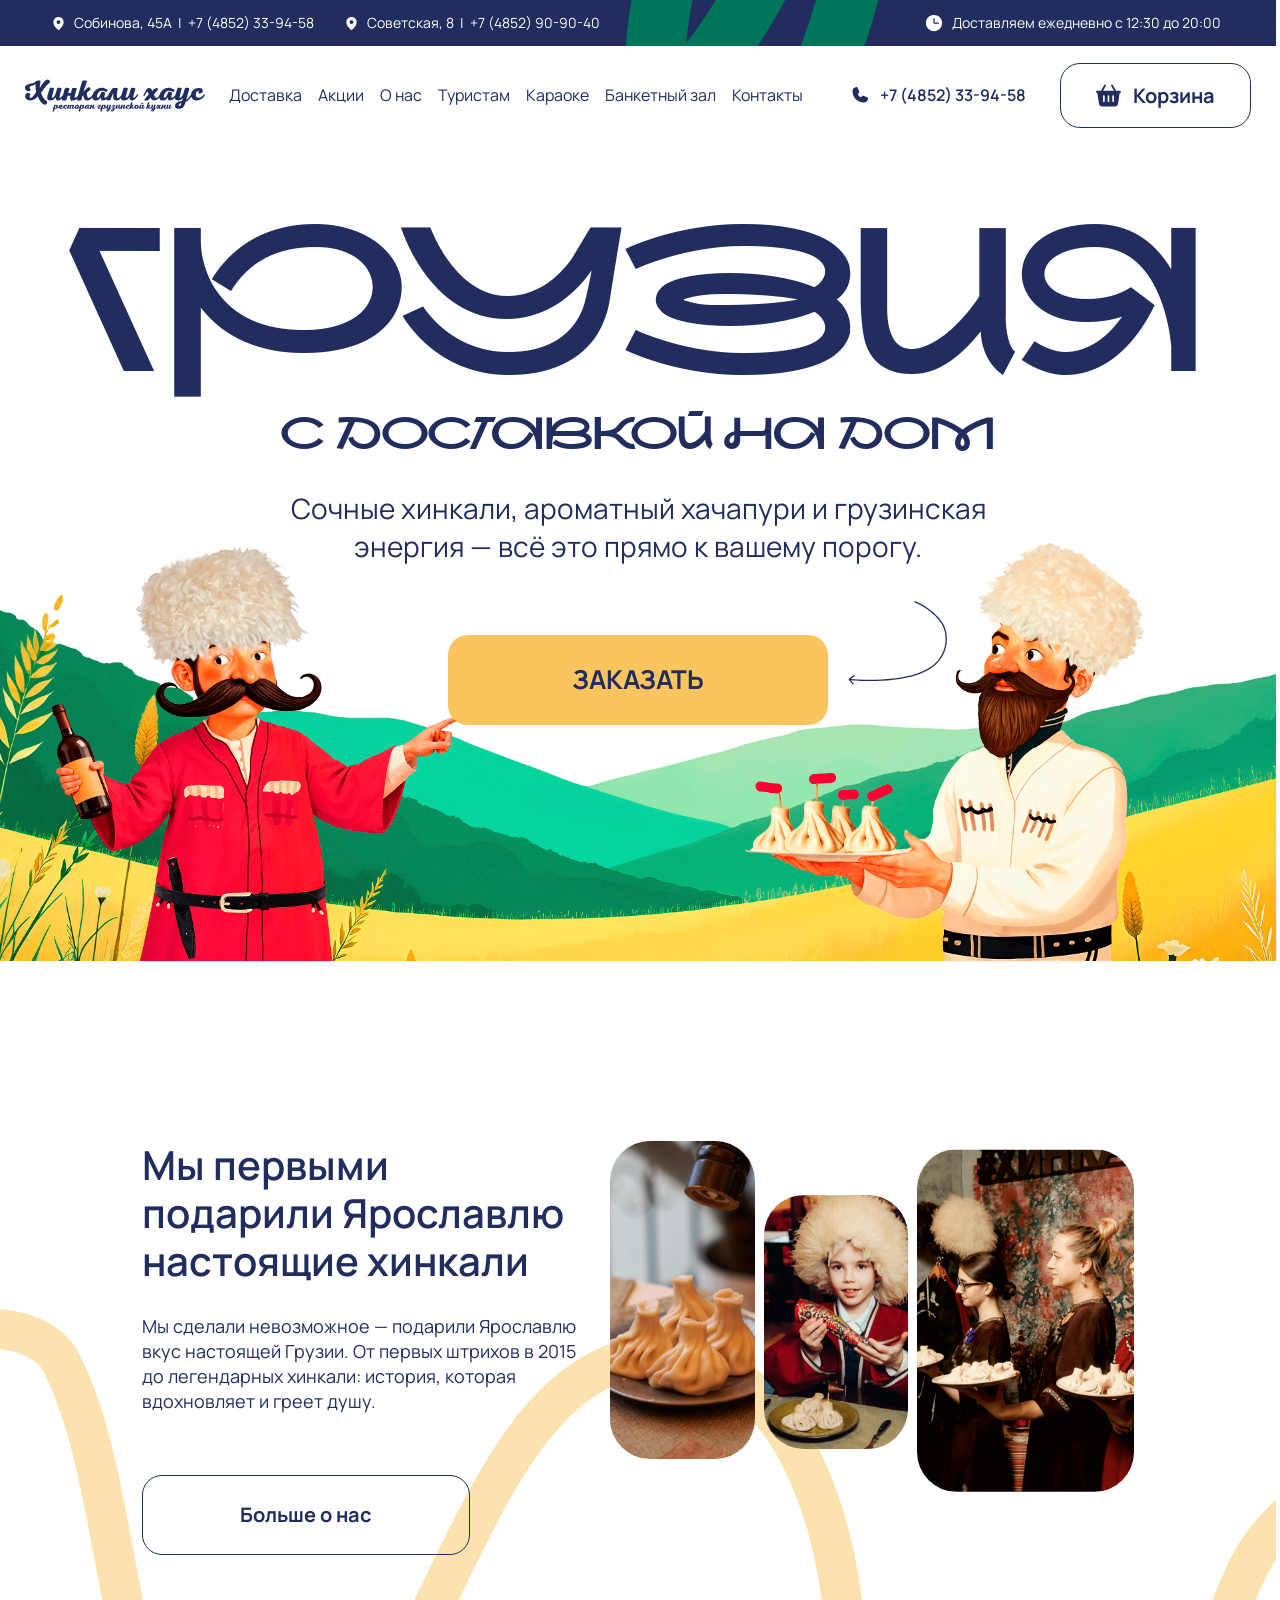
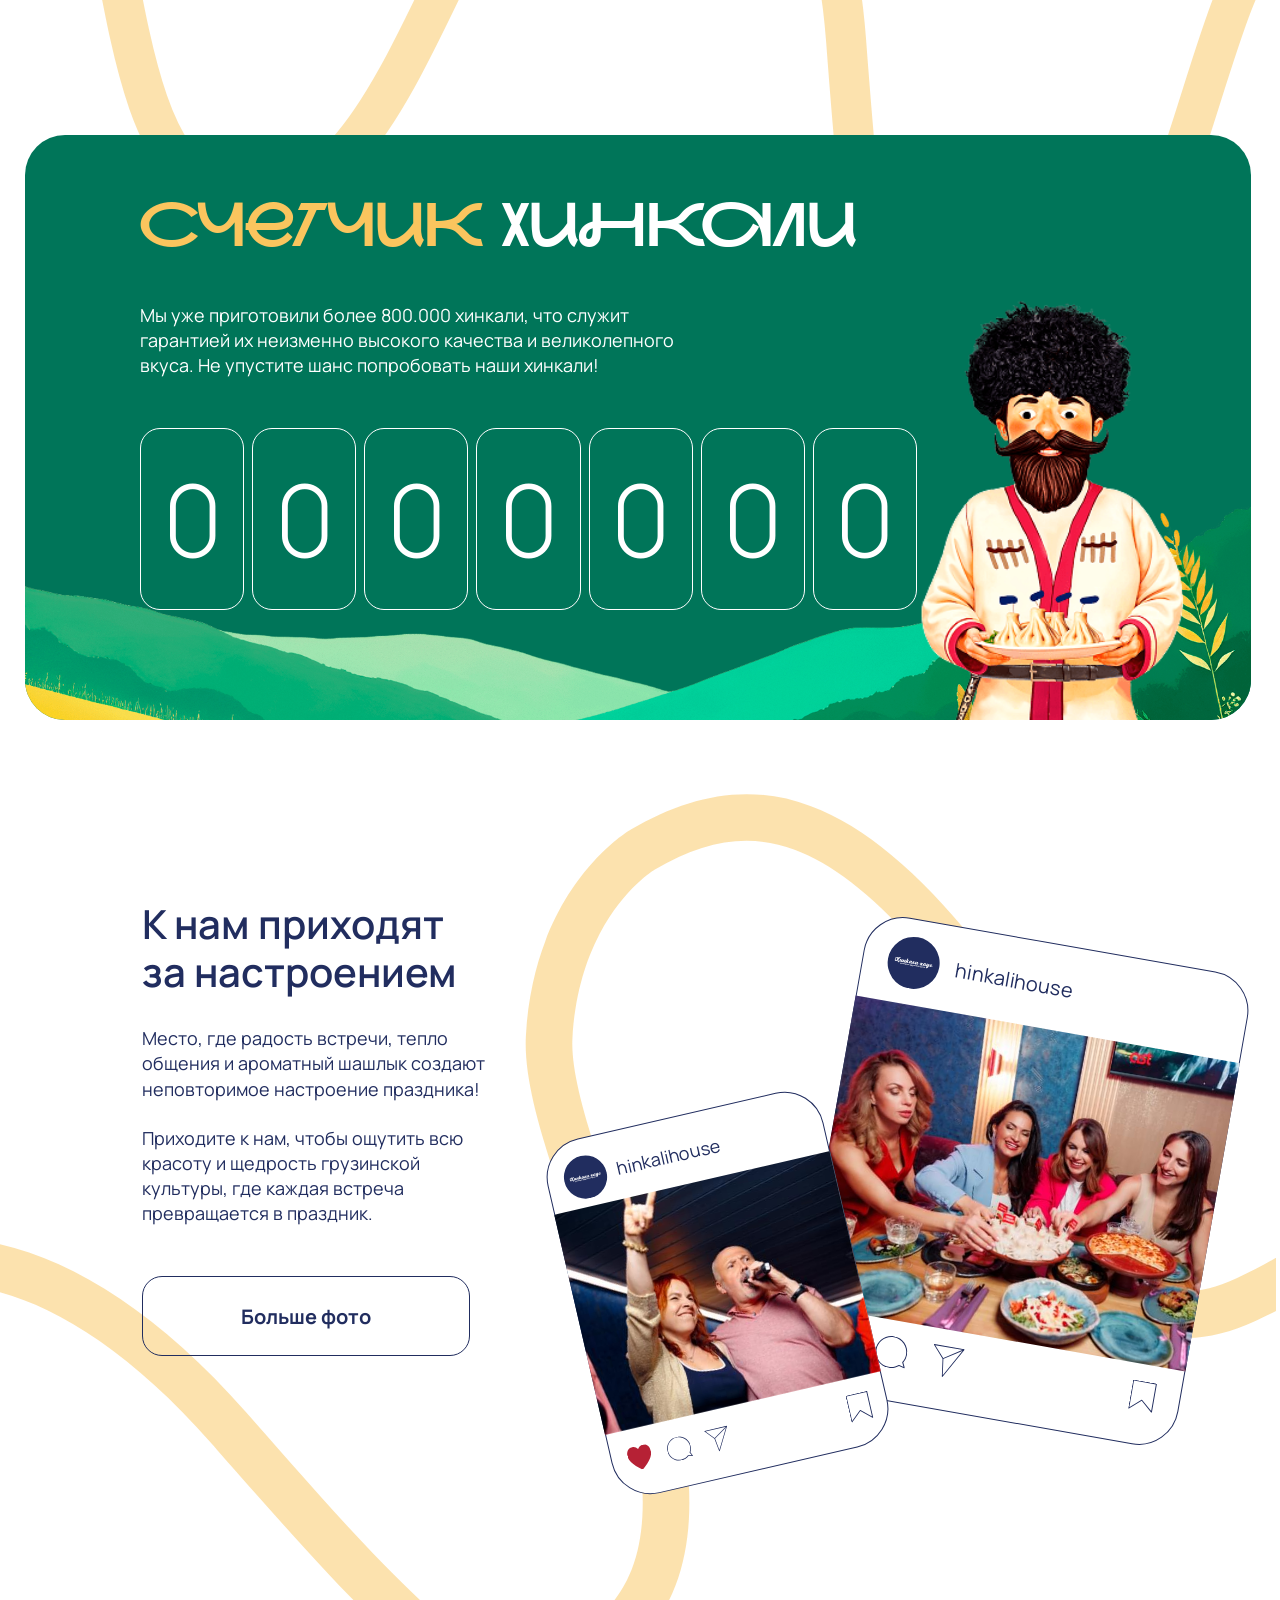
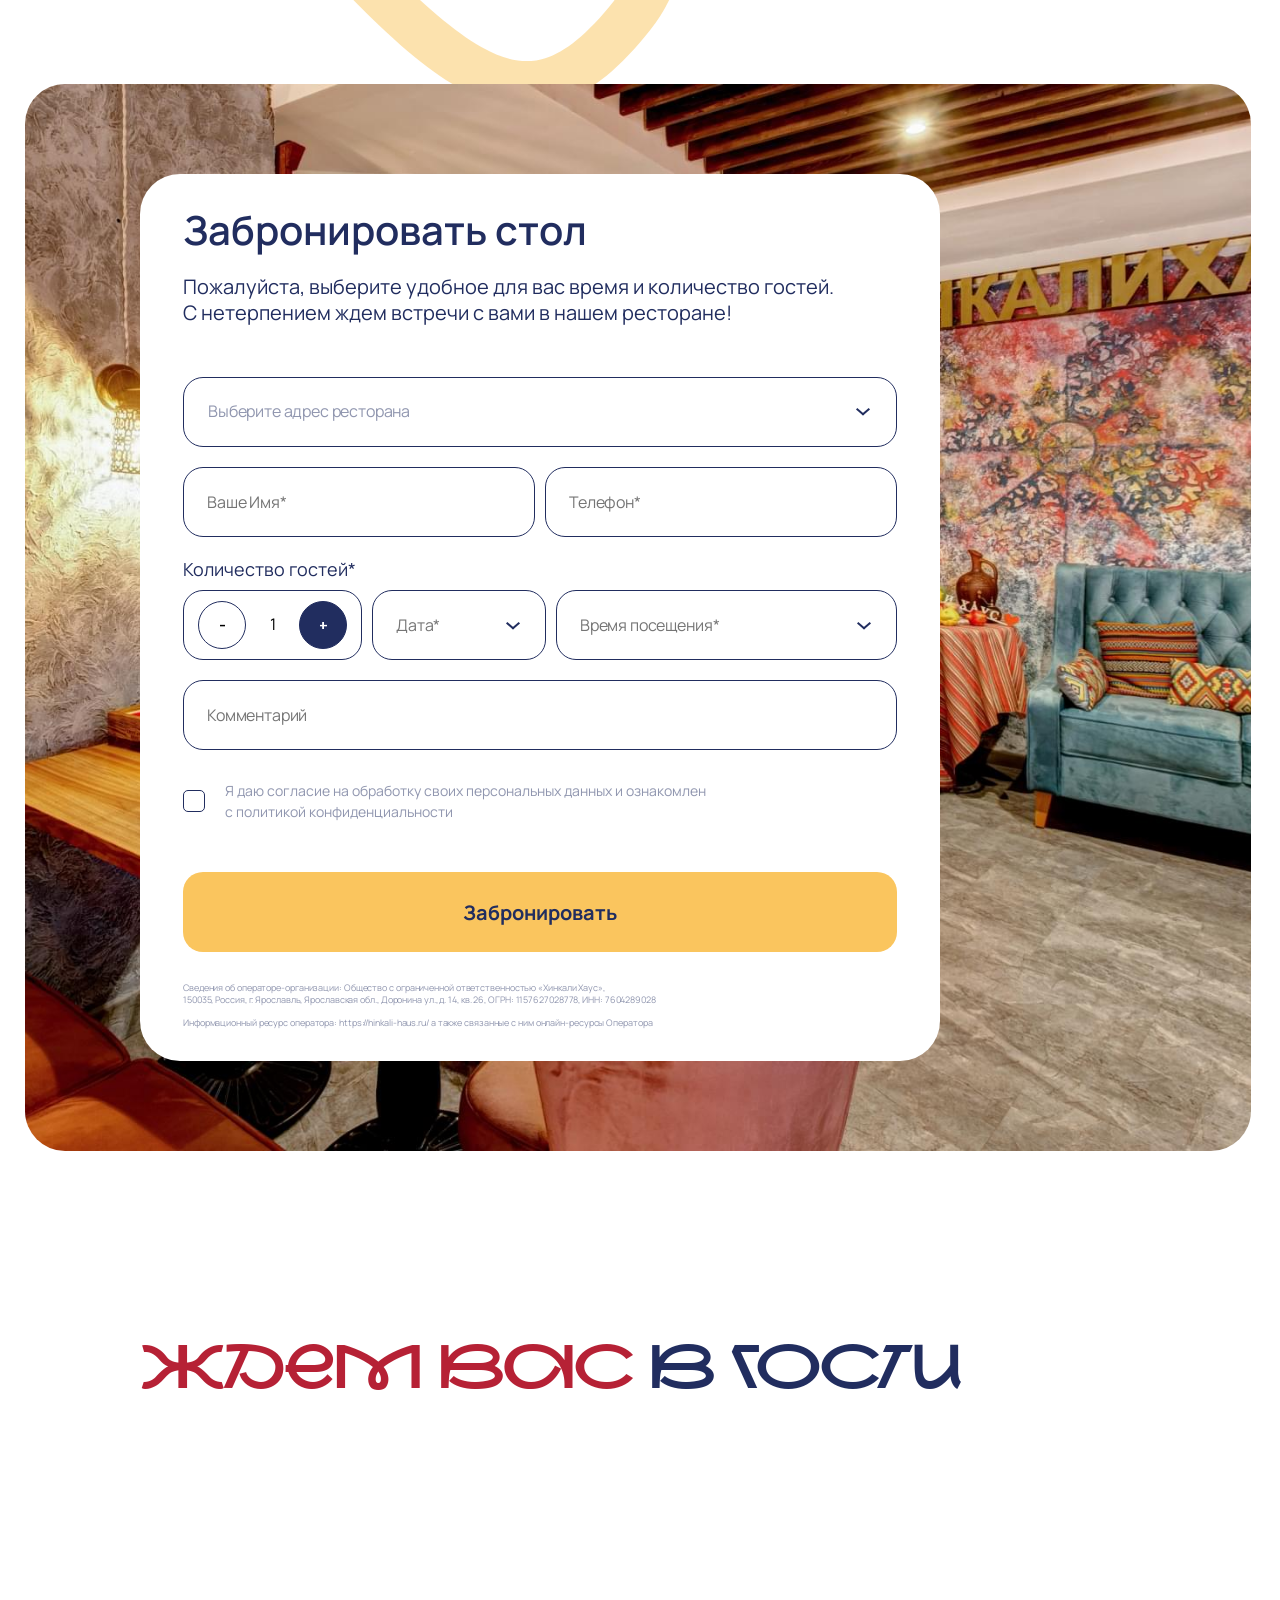
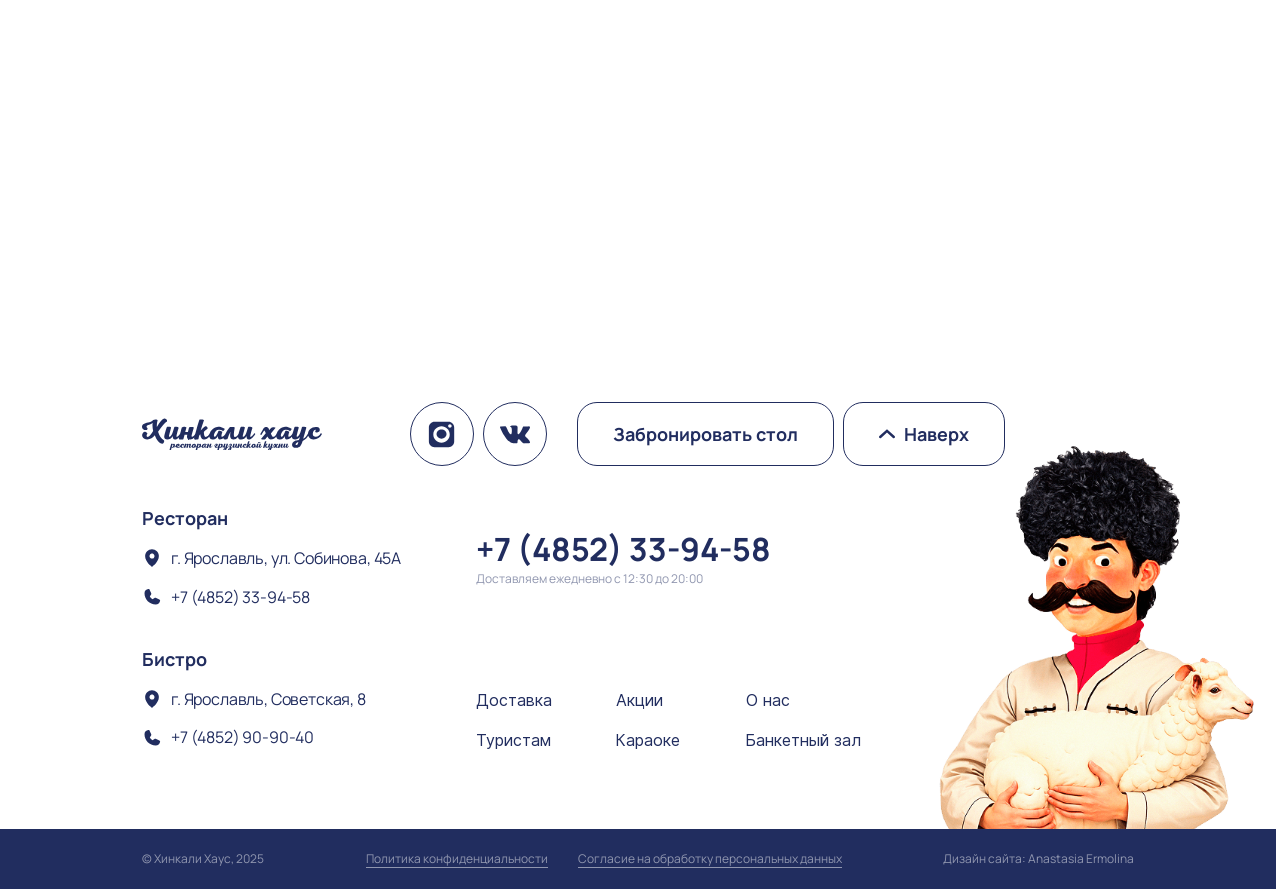
<file: homepage.html>
<!DOCTYPE html>
<html lang="ru">

<head>
  <meta charset="UTF-8" />
  <meta name="viewport" content="width=device-width, initial-scale=1" />
  <title>Грузинский ресторан Хинкали Хаус - Доставка грузинской кухни в Ярославле</title>
  <meta name="description" content="Доставка грузинской кухни в Ярославле" />
  <meta name="robots" content="follow, index, max-snippet:-1, max-video-preview:-1, max-image-preview:large" />

  <link rel="stylesheet" href="css/swiper-bundle.min.css" />

  <link rel="stylesheet" href="css/flatpickr.min.css" />

  <link rel="stylesheet" href="css/main.min.css" />

</head>

<body>
  <div class="site-wrapper">
    <header class="site-header">
      <div class="site-header__top">
        <div class="site-header__top-container container">
          <div class="site-header__top-body">
            <a href="/homepage.html" class="site-header__logo site-header__logo--mobile logo">
              <div class="logo__ibg ibg">
                <img data-lozad src="images/placeholder.png" data-src="images/logo-white.svg" alt="Логотип Хинкали Хаус" />
              </div>
            </a>
            <ul class="site-header__addresses">
              <li class="site-header__address">
                <span class="site-header__address-icon">
                  <img src="images/icons/map-pin-white.svg" alt="Метка карты" />
                </span>
                <span class="site-header__address-text">
                  Собинова, 45А <span class="site-header__address-separator">|</span>
                  <a href="tel:+74852339458" class="site-header__address-phone">+7 (4852) 33-94-58</a>
                </span>
              </li>
              <li class="site-header__address">
                <span class="site-header__address-icon">
                  <img src="images/icons/map-pin-white.svg" alt="Метка карты" />
                </span>
                <span class="site-header__address-text">
                  Советская, 8 <span class="site-header__address-separator">|</span>
                  <a href="tel:+74852909040" class="site-header__address-phone">+7 (4852) 90-90-40</a>
                </span>
              </li>
            </ul>
            <div class="site-header__schedule">
              <div class="site-header__schedule-icon">
                <img src="images/icons/clock-white.svg" alt="Часы" />
              </div>
              <p>
                Доставляем
                <br />
                <span class="mobile-hidden">ежедневно</span> с&nbsp;12:30 до&nbsp;20:00
              </p>
            </div>
            <ul class="site-header__socials socials">
              <li class="socials__item">
                <a href="#" class="socials__link socials__link--header socials__link--white">
                  <svg width="32" height="32" viewBox="0 0 32 32" fill="none" xmlns="http://www.w3.org/2000/svg">
                    <path d="M15.4974 11.1821C12.5644 11.1821 10.1821 13.3812 10.1821 16.0885C10.1821 18.7959 12.5644 21.0003 15.4974 21.0003C18.4304 21.0003 20.8185 18.7959 20.8185 16.0885C20.8185 13.3812 18.4304 11.1821 15.4974 11.1821Z" fill="currentColor" />
                    <path d="M22.9736 3H8.0264C4.7054 3 2 5.7054 2 9.0264V23.9736C2 27.3 4.7054 30 8.0264 30H22.9736C26.3 30 29 27.3 29 23.9736V9.0264C29 5.7054 26.3 3 22.9736 3ZM15.5 25.248C10.6778 25.248 6.752 21.3222 6.752 16.5C6.752 11.6778 10.6778 7.7574 15.5 7.7574C20.3222 7.7574 24.248 11.6778 24.248 16.5C24.248 21.3222 20.3222 25.248 15.5 25.248ZM24.4316 9.345C23.411 9.345 22.5794 8.5188 22.5794 7.4982C22.5794 6.4776 23.411 5.646 24.4316 5.646C25.4522 5.646 26.2838 6.4776 26.2838 7.4982C26.2838 8.5188 25.4522 9.345 24.4316 9.345Z" fill="currentColor" />
                  </svg>
                </a>
              </li>
              <li class="socials__item">
                <a href="#" class="socials__link socials__link--header socials__link--white">
                  <svg width="32" height="32" viewBox="0 0 32 32" fill="none" xmlns="http://www.w3.org/2000/svg">
                    <path d="M31.8283 24.1591C31.7896 24.0722 31.7535 24.0001 31.7199 23.9423C31.1647 22.9017 30.1037 21.6245 28.5376 20.1102L28.5046 20.0755L28.488 20.0585L28.4712 20.0411H28.4544C27.7437 19.336 27.2936 18.8618 27.1051 18.6191C26.7602 18.1567 26.6829 17.6887 26.8714 17.2144C27.0046 16.8561 27.5048 16.0994 28.3709 14.9433C28.8265 14.3306 29.1873 13.8396 29.4538 13.4696C31.3755 10.8109 32.2086 9.11191 31.953 8.37204L31.8538 8.19914C31.7871 8.09505 31.6149 7.99983 31.3376 7.91298C31.0596 7.82632 30.7042 7.81199 30.2709 7.86974L25.4727 7.90424C25.3949 7.87557 25.284 7.87825 25.1393 7.91298C24.9949 7.94772 24.9227 7.96515 24.9227 7.96515L24.8392 8.00857L24.7729 8.06074C24.7173 8.09523 24.6562 8.1559 24.5895 8.24262C24.5232 8.32904 24.4677 8.43046 24.4233 8.54603C23.9009 9.94469 23.307 11.2451 22.6404 12.4472C22.2294 13.164 21.8519 13.7852 21.5072 14.3111C21.163 14.8369 20.8742 15.2243 20.6411 15.4726C20.4077 15.7212 20.197 15.9203 20.0078 16.0708C19.8189 16.2213 19.6747 16.2848 19.5749 16.2616C19.4748 16.2383 19.3806 16.2152 19.2913 16.1922C19.1359 16.0881 19.0109 15.9465 18.9167 15.7674C18.822 15.5882 18.7583 15.3627 18.725 15.0911C18.6918 14.8193 18.6722 14.5855 18.6666 14.3889C18.6614 14.1925 18.6638 13.9148 18.6751 13.5565C18.6866 13.198 18.6918 12.9555 18.6918 12.8283C18.6918 12.389 18.7001 11.9122 18.7166 11.3978C18.7334 10.8834 18.747 10.4759 18.7584 10.1756C18.7697 9.87509 18.7749 9.55711 18.7749 9.22189C18.7749 8.88666 18.7553 8.62376 18.7166 8.43295C18.6783 8.24238 18.6195 8.0574 18.5421 7.87806C18.4642 7.69891 18.3502 7.56033 18.2005 7.46195C18.0506 7.36369 17.8642 7.28571 17.6424 7.22777C17.0537 7.08913 16.304 7.01413 15.393 7.00247C13.3271 6.97939 11.9997 7.11822 11.411 7.41877C11.1778 7.54575 10.9667 7.71926 10.778 7.93873C10.578 8.19313 10.5501 8.33196 10.6945 8.35479C11.361 8.4587 11.8329 8.70726 12.1106 9.10024L12.2107 9.30849C12.2885 9.45873 12.3662 9.72473 12.444 10.1061C12.5217 10.4875 12.5718 10.9094 12.5939 11.3715C12.6493 12.2155 12.6493 12.9379 12.5939 13.5389C12.5383 14.1401 12.4857 14.6082 12.4356 14.9434C12.3855 15.2786 12.3106 15.5503 12.2107 15.7583C12.1106 15.9663 12.044 16.0935 12.0106 16.1396C11.9773 16.1858 11.9495 16.2149 11.9275 16.2263C11.7831 16.2839 11.6329 16.3132 11.4775 16.3132C11.3219 16.3132 11.1332 16.2322 10.9111 16.0703C10.689 15.9084 10.4586 15.686 10.2197 15.4027C9.98088 15.1194 9.7115 14.7236 9.4115 14.215C9.11172 13.7065 8.80069 13.1054 8.47856 12.4119L8.21205 11.9089C8.04544 11.5854 7.81786 11.1142 7.52905 10.4959C7.24007 9.8774 6.98465 9.27909 6.76261 8.70113C6.67385 8.45839 6.5405 8.2736 6.36281 8.14643L6.27942 8.09426C6.22398 8.04811 6.13499 7.9991 6.01291 7.94687C5.89065 7.8947 5.76309 7.85729 5.62968 7.83428L1.06456 7.86877C0.598062 7.86877 0.28154 7.97875 0.114875 8.19841L0.0481746 8.30232C0.0148534 8.3602 -0.00195312 8.45263 -0.00195312 8.57985C-0.00195312 8.70702 0.0313681 8.8631 0.0980689 9.0479C0.764493 10.6779 1.48922 12.2499 2.27224 13.7641C3.05525 15.2783 3.73568 16.4981 4.31312 17.4222C4.89066 18.3471 5.47936 19.22 6.0792 20.0404C6.67904 20.8612 7.07609 21.3872 7.27036 21.6182C7.46486 21.8497 7.61764 22.0228 7.72869 22.1384L8.14529 22.5544C8.41186 22.8319 8.80331 23.1642 9.31982 23.5514C9.83644 23.9388 10.4084 24.3201 11.036 24.6961C11.6636 25.0715 12.3938 25.3778 13.227 25.6147C14.06 25.8519 14.8708 25.947 15.6595 25.9011H17.5755C17.9641 25.8662 18.2585 25.739 18.4586 25.5195L18.5249 25.4326C18.5695 25.3637 18.6112 25.2565 18.6498 25.1122C18.6887 24.9678 18.7081 24.8086 18.7081 24.6354C18.6967 24.1385 18.7331 23.6906 18.8162 23.2919C18.8992 22.8932 18.9939 22.5927 19.0997 22.3903C19.2055 22.1881 19.3249 22.0174 19.4578 21.8791C19.591 21.7404 19.6859 21.6564 19.7415 21.6275C19.7969 21.5984 19.841 21.5787 19.8744 21.5668C20.1409 21.4744 20.4547 21.5639 20.816 21.8358C21.177 22.1075 21.5157 22.4429 21.8324 22.8415C22.149 23.2405 22.5294 23.6881 22.9736 24.1851C23.4181 24.6822 23.8067 25.0517 24.1398 25.2948L24.4729 25.5029C24.6954 25.6417 24.9842 25.7689 25.3397 25.8845C25.6945 26 26.0055 26.0289 26.2724 25.9711L30.5375 25.9019C30.9594 25.9019 31.2876 25.8292 31.5204 25.685C31.7538 25.5405 31.8924 25.3813 31.9371 25.2082C31.9816 25.0349 31.984 24.8382 31.9455 24.6184C31.906 24.3991 31.8671 24.2457 31.8283 24.1591Z" fill="currentColor" />
                  </svg>
                </a>
              </li>
            </ul>
          </div>
        </div>
      </div>
      <div class="site-header__wrapper">
        <div class="site-header__container container">
          <div class="site-header__body">
            <a href="/homepage.html" class="site-header__logo logo">
              <div class="logo__ibg ibg">
                <img data-lozad src="images/placeholder.png" data-src="images/logo.svg" alt="Логотип Хинкали Хаус" />
              </div>
            </a>
            <nav class="site-header__menu site-header__menu--desktop menu">
              <ul class="menu__list">
                <li class="menu__item">
                  <a href="#" class="menu__link hovered-link">Доставка</a>
                </li>
                <li class="menu__item">
                  <a href="#" class="menu__link hovered-link">Акции</a>
                </li>
                <li class="menu__item">
                  <a href="#" class="menu__link hovered-link">О нас</a>
                </li>
                <li class="menu__item">
                  <a href="#" class="menu__link hovered-link">Туристам</a>
                </li>
                <li class="menu__item">
                  <a href="#" class="menu__link hovered-link">Караоке</a>
                </li>
                <li class="menu__item">
                  <a href="#" class="menu__link hovered-link">Банкетный зал</a>
                </li>
                <li class="menu__item">
                  <a href="#" class="menu__link hovered-link">Контакты</a>
                </li>
              </ul>
            </nav>
            <a href="tel:+74852339458" class="site-header__phone">
              <span class="site-header__phone-icon">
                <img src="images/icons/phone-blue.svg" alt="Телефон" />
              </span>
              +7 (4852) 33-94-58
            </a>
            <a href="#" class="site-header__basket-button button">
              <span class="button__icon button__icon--basket">
                <img src="images/icons/basket-blue.svg" alt="Корзина" />
              </span>
              Корзина
            </a>
            <button type="button" class="site-header__burger burger">
              <span class="burger__line"></span>
            </button>
          </div>
        </div>
      </div>
      <div class="site-header__burger-menu burger-menu">
        <div class="burger-menu__top">
          <a href="/homepage.html" class="burger-menu__logo logo">
            <div class="logo__ibg ibg">
              <img data-lozad src="images/placeholder.png" data-src="images/logo-white.svg" alt="Логотип Хинкали Хаус" />
            </div>
          </a>
          <ul class="burger-menu__socials socials">
            <li class="socials__item">
              <a href="#" class="socials__link socials__link--white">
                <svg width="32" height="32" viewBox="0 0 32 32" fill="none" xmlns="http://www.w3.org/2000/svg">
                  <path d="M15.4974 11.1821C12.5644 11.1821 10.1821 13.3812 10.1821 16.0885C10.1821 18.7959 12.5644 21.0003 15.4974 21.0003C18.4304 21.0003 20.8185 18.7959 20.8185 16.0885C20.8185 13.3812 18.4304 11.1821 15.4974 11.1821Z" fill="currentColor" />
                  <path d="M22.9736 3H8.0264C4.7054 3 2 5.7054 2 9.0264V23.9736C2 27.3 4.7054 30 8.0264 30H22.9736C26.3 30 29 27.3 29 23.9736V9.0264C29 5.7054 26.3 3 22.9736 3ZM15.5 25.248C10.6778 25.248 6.752 21.3222 6.752 16.5C6.752 11.6778 10.6778 7.7574 15.5 7.7574C20.3222 7.7574 24.248 11.6778 24.248 16.5C24.248 21.3222 20.3222 25.248 15.5 25.248ZM24.4316 9.345C23.411 9.345 22.5794 8.5188 22.5794 7.4982C22.5794 6.4776 23.411 5.646 24.4316 5.646C25.4522 5.646 26.2838 6.4776 26.2838 7.4982C26.2838 8.5188 25.4522 9.345 24.4316 9.345Z" fill="currentColor" />
                </svg>
              </a>
            </li>
            <li class="socials__item">
              <a href="#" class="socials__link socials__link--white">
                <svg width="32" height="32" viewBox="0 0 32 32" fill="none" xmlns="http://www.w3.org/2000/svg">
                  <path d="M31.8283 24.1591C31.7896 24.0722 31.7535 24.0001 31.7199 23.9423C31.1647 22.9017 30.1037 21.6245 28.5376 20.1102L28.5046 20.0755L28.488 20.0585L28.4712 20.0411H28.4544C27.7437 19.336 27.2936 18.8618 27.1051 18.6191C26.7602 18.1567 26.6829 17.6887 26.8714 17.2144C27.0046 16.8561 27.5048 16.0994 28.3709 14.9433C28.8265 14.3306 29.1873 13.8396 29.4538 13.4696C31.3755 10.8109 32.2086 9.11191 31.953 8.37204L31.8538 8.19914C31.7871 8.09505 31.6149 7.99983 31.3376 7.91298C31.0596 7.82632 30.7042 7.81199 30.2709 7.86974L25.4727 7.90424C25.3949 7.87557 25.284 7.87825 25.1393 7.91298C24.9949 7.94772 24.9227 7.96515 24.9227 7.96515L24.8392 8.00857L24.7729 8.06074C24.7173 8.09523 24.6562 8.1559 24.5895 8.24262C24.5232 8.32904 24.4677 8.43046 24.4233 8.54603C23.9009 9.94469 23.307 11.2451 22.6404 12.4472C22.2294 13.164 21.8519 13.7852 21.5072 14.3111C21.163 14.8369 20.8742 15.2243 20.6411 15.4726C20.4077 15.7212 20.197 15.9203 20.0078 16.0708C19.8189 16.2213 19.6747 16.2848 19.5749 16.2616C19.4748 16.2383 19.3806 16.2152 19.2913 16.1922C19.1359 16.0881 19.0109 15.9465 18.9167 15.7674C18.822 15.5882 18.7583 15.3627 18.725 15.0911C18.6918 14.8193 18.6722 14.5855 18.6666 14.3889C18.6614 14.1925 18.6638 13.9148 18.6751 13.5565C18.6866 13.198 18.6918 12.9555 18.6918 12.8283C18.6918 12.389 18.7001 11.9122 18.7166 11.3978C18.7334 10.8834 18.747 10.4759 18.7584 10.1756C18.7697 9.87509 18.7749 9.55711 18.7749 9.22189C18.7749 8.88666 18.7553 8.62376 18.7166 8.43295C18.6783 8.24238 18.6195 8.0574 18.5421 7.87806C18.4642 7.69891 18.3502 7.56033 18.2005 7.46195C18.0506 7.36369 17.8642 7.28571 17.6424 7.22777C17.0537 7.08913 16.304 7.01413 15.393 7.00247C13.3271 6.97939 11.9997 7.11822 11.411 7.41877C11.1778 7.54575 10.9667 7.71926 10.778 7.93873C10.578 8.19313 10.5501 8.33196 10.6945 8.35479C11.361 8.4587 11.8329 8.70726 12.1106 9.10024L12.2107 9.30849C12.2885 9.45873 12.3662 9.72473 12.444 10.1061C12.5217 10.4875 12.5718 10.9094 12.5939 11.3715C12.6493 12.2155 12.6493 12.9379 12.5939 13.5389C12.5383 14.1401 12.4857 14.6082 12.4356 14.9434C12.3855 15.2786 12.3106 15.5503 12.2107 15.7583C12.1106 15.9663 12.044 16.0935 12.0106 16.1396C11.9773 16.1858 11.9495 16.2149 11.9275 16.2263C11.7831 16.2839 11.6329 16.3132 11.4775 16.3132C11.3219 16.3132 11.1332 16.2322 10.9111 16.0703C10.689 15.9084 10.4586 15.686 10.2197 15.4027C9.98088 15.1194 9.7115 14.7236 9.4115 14.215C9.11172 13.7065 8.80069 13.1054 8.47856 12.4119L8.21205 11.9089C8.04544 11.5854 7.81786 11.1142 7.52905 10.4959C7.24007 9.8774 6.98465 9.27909 6.76261 8.70113C6.67385 8.45839 6.5405 8.2736 6.36281 8.14643L6.27942 8.09426C6.22398 8.04811 6.13499 7.9991 6.01291 7.94687C5.89065 7.8947 5.76309 7.85729 5.62968 7.83428L1.06456 7.86877C0.598062 7.86877 0.28154 7.97875 0.114875 8.19841L0.0481746 8.30232C0.0148534 8.3602 -0.00195312 8.45263 -0.00195312 8.57985C-0.00195312 8.70702 0.0313681 8.8631 0.0980689 9.0479C0.764493 10.6779 1.48922 12.2499 2.27224 13.7641C3.05525 15.2783 3.73568 16.4981 4.31312 17.4222C4.89066 18.3471 5.47936 19.22 6.0792 20.0404C6.67904 20.8612 7.07609 21.3872 7.27036 21.6182C7.46486 21.8497 7.61764 22.0228 7.72869 22.1384L8.14529 22.5544C8.41186 22.8319 8.80331 23.1642 9.31982 23.5514C9.83644 23.9388 10.4084 24.3201 11.036 24.6961C11.6636 25.0715 12.3938 25.3778 13.227 25.6147C14.06 25.8519 14.8708 25.947 15.6595 25.9011H17.5755C17.9641 25.8662 18.2585 25.739 18.4586 25.5195L18.5249 25.4326C18.5695 25.3637 18.6112 25.2565 18.6498 25.1122C18.6887 24.9678 18.7081 24.8086 18.7081 24.6354C18.6967 24.1385 18.7331 23.6906 18.8162 23.2919C18.8992 22.8932 18.9939 22.5927 19.0997 22.3903C19.2055 22.1881 19.3249 22.0174 19.4578 21.8791C19.591 21.7404 19.6859 21.6564 19.7415 21.6275C19.7969 21.5984 19.841 21.5787 19.8744 21.5668C20.1409 21.4744 20.4547 21.5639 20.816 21.8358C21.177 22.1075 21.5157 22.4429 21.8324 22.8415C22.149 23.2405 22.5294 23.6881 22.9736 24.1851C23.4181 24.6822 23.8067 25.0517 24.1398 25.2948L24.4729 25.5029C24.6954 25.6417 24.9842 25.7689 25.3397 25.8845C25.6945 26 26.0055 26.0289 26.2724 25.9711L30.5375 25.9019C30.9594 25.9019 31.2876 25.8292 31.5204 25.685C31.7538 25.5405 31.8924 25.3813 31.9371 25.2082C31.9816 25.0349 31.984 24.8382 31.9455 24.6184C31.906 24.3991 31.8671 24.2457 31.8283 24.1591Z" fill="currentColor" />
                </svg>
              </a>
            </li>
          </ul>
        </div>
        <nav class="burger-menu__menu menu">
          <ul class="menu__list">
            <li class="menu__item">
              <a href="#" class="menu__link hovered-link">Доставка</a>
            </li>
            <li class="menu__item">
              <a href="#" class="menu__link hovered-link">Акции</a>
            </li>
            <li class="menu__item">
              <a href="#" class="menu__link hovered-link">О нас</a>
            </li>
            <li class="menu__item">
              <a href="#" class="menu__link hovered-link">Туристам</a>
            </li>
            <li class="menu__item">
              <a href="#" class="menu__link hovered-link">Караоке</a>
            </li>
            <li class="menu__item">
              <a href="#" class="menu__link hovered-link">Банкетный зал</a>
            </li>
            <li class="menu__item">
              <a href="#" class="menu__link hovered-link">Контакты</a>
            </li>
          </ul>
        </nav>
        <button data-popup="table-booking" type="button" class="burger-menu__button button button--white">Забронировать стол</button>
      </div>
    </header>

    <main class="site-page">
      <section class="hero-homepage section">
        <div class="container">
          <div class="hero-homepage__body">
            <h1 class="hero-homepage__title h1">Грузия</h1>
            <p class="hero-homepage__description">с&nbsp;доставкой на&nbsp;дом</p>
            <p class="hero-homepage__text">Сочные хинкали, ароматный хачапури и&nbsp;грузинская энергия&nbsp;&mdash; всё это прямо к&nbsp;вашему порогу.</p>
            <a href="#" class="hero-homepage__button button button--big button--yellow">Заказать</a>
            <div class="hero-homepage__arrow">
              <div class="hero-homepage__arrow-ibg ibg">
                <picture>
                  <source srcset="images/homepage/hero/arrow-tablet.svg" media="(max-width: 1719px)" />
                  <img src="images/homepage/hero/arrow.svg" alt="Стрелка" />
                </picture>
              </div>
            </div>
          </div>
        </div>
        <div class="hero-homepage__scene">
          <div class="hero-homepage__scene-background">
            <div class="hero-homepage__scene-background-ibg ibg">
              <picture>
                <source srcset="images/homepage/hero/background-mobile@2x.png" media="(max-width: 479px) and (min-resolution: 2dppx)" />
                <source srcset="images/homepage/hero/background-mobile.png" media="(max-width: 479px)" />
                <source srcset="images/homepage/hero/background-tablet@2x.png" media="(max-width: 1279px) and (min-resolution: 2dppx)" />
                <source srcset="images/homepage/hero/background-tablet.png" media="(max-width: 1279px)" />
                <source srcset="images/homepage/hero/background@2x.png" media="(min-resolution: 2dppx)" />
                <img src="images/homepage/hero/background.png" alt="Фон" />
              </picture>
            </div>
          </div>
          <div class="hero-homepage__scene-left-georgian">
            <div class="hero-homepage__scene-left-georgian-ibg ibg">
              <picture>
                <source srcset="images/homepage/hero/georgian-left-mobile@2x.png" media="(max-width: 479px) and (min-resolution: 2dppx)" />
                <source srcset="images/homepage/hero/georgian-left-mobile.png" media="(max-width: 479px)" />
                <source srcset="images/homepage/hero/georgian-left@2x.png" media="(min-resolution: 2dppx)" />
                <img src="images/homepage/hero/georgian-left.png" alt="Грузин" />
              </picture>
            </div>
          </div>
          <div class="hero-homepage__scene-right-georgian">
            <div class="hero-homepage__scene-right-georgian-ibg ibg">
              <picture>
                <source srcset="images/homepage/hero/georgian-right@2x.png" media="(min-resolution: 2dppx)" />
                <img src="images/homepage/hero/georgian-right.png" alt="Грузин" />
              </picture>
            </div>
          </div>
        </div>
      </section>
      <section class="about-short section">
        <div class="container">
          <div class="about-short__body">
            <div class="about-short__content">
              <h2 class="about-short__title h3">Мы&nbsp;первыми подарили Ярославлю настоящие хинкали</h2>
              <div class="about-short__text">
                <p>
                  Мы&nbsp;сделали невозможное&nbsp;&mdash; подарили Ярославлю вкус настоящей Грузии. От&nbsp;первых штрихов в&nbsp;2015
                  до&nbsp;легендарных хинкали: история, которая вдохновляет и&nbsp;греет душу.
                </p>
              </div>
              <a href="#" class="about-short__button about-short__button--desktop button">Больше о нас</a>
            </div>
            <div class="about-short__photos">
              <div class="about-short__photo about-short__photo--first">
                <div class="about-short__photo-ibg about-short__photo-ibg--first ibg">
                  <picture data-lozad>
                    <source srcset="images/homepage/about/01@2x.png" media="(min-resolution: 2dppx)" />
                    <source srcset="images/homepage/about/01.png" />
                    <img src="images/placeholder.png" alt="Изображение" />
                  </picture>
                </div>
              </div>
              <div class="about-short__photo about-short__photo--second">
                <div class="about-short__photo-ibg about-short__photo-ibg--second ibg">
                  <picture data-lozad>
                    <source srcset="images/homepage/about/02@2x.png" media="(min-resolution: 2dppx)" />
                    <source srcset="images/homepage/about/02.png" />
                    <img src="images/placeholder.png" alt="Изображение" />
                  </picture>
                </div>
              </div>
              <div class="about-short__photo about-short__photo--third">
                <div class="about-short__photo-ibg about-short__photo-ibg--third ibg">
                  <picture data-lozad>
                    <source srcset="images/homepage/about/03@2x.png" media="(min-resolution: 2dppx)" />
                    <source srcset="images/homepage/about/03.png" />
                    <img src="images/placeholder.png" alt="Изображение" />
                  </picture>
                </div>
              </div>
            </div>
          </div>
          <a href="#" class="about-short__button about-short__button--mobile button">Больше о нас</a>
        </div>
      </section>

      <section class="hinkali-counter section section--has-wrapper-with-background">
        <div class="hinkali-counter__wrapper green-background">
          <div class="container container--in-wrapper">
            <div class="hinkali-counter__body">
              <h2 class="hinkali-counter__title h2">
                <span class="yellow-text">СЧЕТЧИК</span> ХИНКАЛи
              </h2>
              <div class="hinkali-counter__text">
                <p>
                  Мы&nbsp;уже приготовили более 800.000&nbsp;хинкали, что служит гарантией их&nbsp;неизменно высокого качества и&nbsp;великолепного вкуса.
                  Не&nbsp;упустите шанс попробовать наши хинкали!
                </p>
              </div>
              <div data-max-count="800000" class="hinkali-counter__counter">
                <div class="hinkali-counter__counter-digit">0</div>
                <div class="hinkali-counter__counter-digit">0</div>
                <div class="hinkali-counter__counter-digit">0</div>
                <div class="hinkali-counter__counter-digit">0</div>
                <div class="hinkali-counter__counter-digit">0</div>
                <div class="hinkali-counter__counter-digit">0</div>
                <div class="hinkali-counter__counter-digit">0</div>
              </div>
            </div>
          </div>
          <div class="hinkali-counter__georgian">
            <div class="hinkali-counter__georgian-ibg ibg">
              <picture data-lozad>
                <source srcset="images/homepage/hinkali-counter/georgian@2x.png" media="(min-resolution: 2dppx)" />
                <source srcset="images/homepage/hinkali-counter/georgian.png" />
                <img src="images/placeholder.png" alt="Грузин" />
              </picture>
            </div>
          </div>
          <div class="hinkali-counter__background">
            <div class="hinkali-counter__background-ibg ibg">
              <picture data-lozad>
                <source srcset="images/homepage/hinkali-counter/landscape-mobile@2x.png" media="(max-width: 479px) and (min-resolution: 2dppx)" />
                <source srcset="images/homepage/hinkali-counter/landscape-mobile.png" media="(max-width: 479px)" />
                <source srcset="images/homepage/hinkali-counter/landscape-tablet@2x.png" media="(max-width: 1279px) and (min-resolution: 2dppx)" />
                <source srcset="images/homepage/hinkali-counter/landscape-tablet.png" media="(max-width: 1279px)" />
                <source srcset="images/homepage/hinkali-counter/landscape@2x.png" media="(min-resolution: 2dppx)" />
                <source srcset="images/homepage/hinkali-counter/landscape.png" />
                <img src="images/placeholder.png" alt="Фон" />
              </picture>
            </div>
          </div>
        </div>
      </section>
      <section class="come-for-mood section">
        <div class="container">
          <div class="come-for-mood__body">
            <div class="come-for-mood__content">
              <h2 class="come-for-mood__title h3">
                К&nbsp;нам приходят
                <br />
                за&nbsp;настроением
              </h2>
              <div class="come-for-mood__text section-text">
                <p>Место, где радость встречи, тепло общения и&nbsp;ароматный шашлык создают неповторимое настроение праздника!</p>
                <p>Приходите к&nbsp;нам, чтобы ощутить всю красоту и&nbsp;щедрость грузинской культуры, где каждая встреча превращается в&nbsp;праздник.</p>
              </div>
              <a href="#" class="come-for-mood__button button">Больше фото</a>
            </div>
            <div class="come-for-mood__cards">
              <div class="come-for-mood__card come-for-mood__card--left instagram-card instagram-card--small">
                <div class="instagram-card__account instagram-card__account--in-small">
                  <div class="instagram-card__account-icon instagram-card__account-icon--in-small">
                    <div class="instagram-card__account-icon-ibg ibg">
                      <img data-lozad src="images/placeholder.png" data-src="images/logo-round.svg" alt="Логотип Хинкали Хаус" />
                    </div>
                  </div>
                  hinkalihouse
                </div>
                <div class="instagram-card__image instagram-card__image--in-small">
                  <div class="instagram-card__image-ibg instagram-card__image-ibg--in-small ibg">
                    <picture data-lozad>
                      <source srcset="images/homepage/come-for-mood/01@2x.jpg" media="(min-resolution: 2dppx)" />
                      <source srcset="images/homepage/come-for-mood/01.jpg" />
                      <img src="images/placeholder.png" alt="Изображение" />
                    </picture>
                  </div>
                </div>
                <div class="instagram-card__bottom">
                  <div class="instagram-card__actions instagram-card__actions--in-small">
                    <div class="instagram-card__action instagram-card__action--in-small">
                      <div class="instagram-card__action-ibg ibg">
                        <img data-lozad src="images/placeholder.png" data-src="images/icons/heart-red.svg" alt="Сердце" />
                      </div>
                    </div>
                    <div class="instagram-card__action instagram-card__action--in-small">
                      <div class="instagram-card__action-ibg ibg">
                        <img data-lozad src="images/placeholder.png" data-src="images/icons/comment-blue.svg" alt="Комментарий" />
                      </div>
                    </div>
                    <div class="instagram-card__action instagram-card__action--in-small">
                      <div class="instagram-card__action-ibg ibg">
                        <img data-lozad src="images/placeholder.png" data-src="images/icons/share-blue.svg" alt="Поделиться" />
                      </div>
                    </div>
                  </div>
                  <div class="instagram-card__bookmark instagram-card__bookmark--in-small">
                    <div class="instagram-card__bookmark-ibg ibg">
                      <img data-lozad src="images/placeholder.png" data-src="images/icons/bookmark-blue.svg" alt="Закладка" />
                    </div>
                  </div>
                </div>
              </div>
              <div class="come-for-mood__card come-for-mood__card--right instagram-card">
                <div class="instagram-card__account">
                  <div class="instagram-card__account-icon">
                    <div class="instagram-card__account-icon-ibg ibg">
                      <img data-lozad src="images/placeholder.png" data-src="images/logo-round.svg" alt="Логотип Хинкали Хаус" />
                    </div>
                  </div>
                  hinkalihouse
                </div>
                <div class="instagram-card__image">
                  <div class="instagram-card__image-ibg ibg">
                    <picture data-lozad>
                      <source srcset="images/homepage/come-for-mood/02@2x.jpg" media="(min-resolution: 2dppx)" />
                      <source srcset="images/homepage/come-for-mood/02.jpg" />
                      <img src="images/placeholder.png" alt="Изображение" />
                    </picture>
                  </div>
                </div>
                <div class="instagram-card__bottom">
                  <div class="instagram-card__actions">
                    <div class="instagram-card__action">
                      <div class="instagram-card__action-ibg ibg">
                        <img data-lozad src="images/placeholder.png" data-src="images/icons/heart-red.svg" alt="Сердце" />
                      </div>
                    </div>
                    <div class="instagram-card__action">
                      <div class="instagram-card__action-ibg ibg">
                        <img data-lozad src="images/placeholder.png" data-src="images/icons/comment-blue.svg" alt="Комментарий" />
                      </div>
                    </div>
                    <div class="instagram-card__action">
                      <div class="instagram-card__action-ibg ibg">
                        <img data-lozad src="images/placeholder.png" data-src="images/icons/share-blue.svg" alt="Поделиться" />
                      </div>
                    </div>
                  </div>
                  <div class="instagram-card__bookmark">
                    <div class="instagram-card__bookmark-ibg ibg">
                      <img data-lozad src="images/placeholder.png" data-src="images/icons/bookmark-blue.svg" alt="Закладка" />
                    </div>
                  </div>
                </div>
              </div>
            </div>
          </div>
        </div>
      </section>

      <section class="table-booking-section section section--has-wrapper-with-background">
        <div class="table-booking-section__wrapper">
          <div class="table-booking-section__image ibg">
            <picture data-lozad>
              <source srcset="images/sections/table-booking/background@2x.jpg" media="(min-resolution: 2dpxx)" />
              <source srcset="images/sections/table-booking/background.jpg" />
              <img src="images/placeholder.png" alt="Хинкали хаус" />
            </picture>
          </div>
          <div class="container container--in-wrapper">
            <div class="table-booking-section__body">
              <h2 class="table-booking-section__title h3">Забронировать стол</h2>
              <div class="table-booking-section__text">
                <p>
                  Пожалуйста, выберите удобное для вас время и&nbsp;количество гостей.
                  <br />
                  С&nbsp;нетерпением ждем встречи с&nbsp;вами в&nbsp;нашем ресторане!
                </p>
              </div>
              <form action="#" class="table-booking-section__form table-booking">
                <div class="table-booking__restaurant selector">
                  <button type="button" class="selector__toggler" data-select="toggle" data-index="-1">
                    <span class="selector__toggler-text" data-select="toggle-text"> Выберите адрес ресторана </span>
                    <span class="selector__arrow">
                      <svg width="16" height="17" viewBox="0 0 16 17" fill="none" xmlns="http://www.w3.org/2000/svg">
                        <path d="M9.30177 10.9816L8.00019 12.5001L1.00005 6.49996L2.30164 4.98145L9.30177 10.9816Z" fill="currentColor" />
                        <path d="M6.69823 10.9816L7.99981 12.5001L14.9999 6.49996L13.6984 4.98145L6.69823 10.9816Z" fill="currentColor" />
                      </svg>
                    </span>
                  </button>
                  <ul class="selector__dropdown">
                    <li class="selector__option" data-select="option" data-value="г. Ярославль, ул. Собинова, 45А" data-index="0">
                      г. Ярославль, ул. Собинова, 45А
                    </li>
                    <li class="selector__option" data-select="option" data-value="г. Ярославль, Советская, 8" data-index="1">
                      г. Ярославль, Советская, 8
                    </li>
                  </ul>
                  <input class="selector__input visually-hidden" type="text" name="restaurant-address" value="" placeholder="Выберите адрес ресторана" />
                </div>
                <div class="table-booking__name-and-phone">
                  <div class="table-booking__item">
                    <input class="table-booking__input input" type="text" name="name" placeholder="Ваше Имя*" required />
                  </div>
                  <div class="table-booking__item">
                    <input class="table-booking__input input" type="tel" name="phone" placeholder="Телефон*" required />
                  </div>
                </div>
                <div class="table-booking__body">
                  <div class="table-booking__item">
                    <label class="table-booking__label table-booking__label--guests-counter">Количество гостей*</label>
                    <div class="table-booking__guests-counter counter-input">
                      <button class="counter-input__button" type="button" data-decrement>-</button>
                      <input class="counter-input__input" type="number" name="guests-counter-input" value="1" min="1" />
                      <button class="counter-input__button counter-input__button--increment" type="button" data-increment>+</button>
                    </div>
                  </div>
                  <div class="table-booking__item">
                    <div class="picker-input">
                      <input class="table-booking__input picker-input__input input" type="text" name="date" placeholder="Дата*" data-datepicker />
                    </div>
                  </div>
                  <div class="table-booking__item table-booking__item--time">
                    <div class="picker-input">
                      <input class="table-booking__input picker-input__input input" type="text" name="time" placeholder="Время посещения*" data-timepicker />
                    </div>
                  </div>
                </div>
                <div class="table-booking__item">
                  <input class="table-booking__input input" type="text" name="comment" placeholder="Комментарий" />
                </div>
                <label class="table-booking__policy checkbox">
                  <input type="checkbox" name="policy" class="visually-hidden" />
                  <div class="checkbox__indicator"></div>
                  <p class="checkbox__text">
                    Я&nbsp;даю согласие на&nbsp;обработку своих персональных данных и&nbsp;ознакомлен с&nbsp;политикой конфиденциальности
                  </p>
                </label>
                <button class="table-booking__button button button--yellow">Забронировать</button>
                <div class="table-booking__operator operator-text">
                  <p>
                    Сведения об&nbsp;операторе-организации: Общество с&nbsp;ограниченной ответственностью &laquo;Хинкали Хаус&raquo;,
                    <br />
                    150035, Россия, г. Ярославль, Ярославская обл., Доронина&nbsp;ул., д.&nbsp;14, кв.&nbsp;26, ОГРН: 1157627028778, ИНН: 7604289028
                  </p>
                  <p>Информационный ресурс оператора: https://hinkali-haus.ru/ а&nbsp;также связанные с&nbsp;ним онлайн-ресурсы Оператора</p>
                </div>
              </form>
              <button class="table-booking-section__button button button--yellow" type="button" data-popup-btn="table-booking">Забронировать</button>
            </div>
          </div>
        </div>
      </section>
      <section class="map-section">
        <div class="container">
          <h2 class="map-section__title h2">
            <span class="red-text">Ждем вас</span> в&nbsp;гости
          </h2>
          <div class="map-section__wrapper">
            <div data-map class="map-section__body"></div>
          </div>
        </div>
      </section>

    </main>
    <footer class="site-footer">
      <div class="container">
        <div class="site-footer__top">
          <a href="/homepage.html" class="site-footer__logo logo">
            <div class="logo__ibg ibg">
              <img data-lozad src="images/placeholder.png" data-src="images/logo.svg" alt="Логотип Хинкали Хаус" />
            </div>
          </a>
          <ul class="site-footer__socials socials">
            <li class="socials__item">
              <a href="#" class="socials__link">
                <svg width="32" height="32" viewBox="0 0 32 32" fill="none" xmlns="http://www.w3.org/2000/svg">
                  <path d="M15.4974 11.1821C12.5644 11.1821 10.1821 13.3812 10.1821 16.0885C10.1821 18.7959 12.5644 21.0003 15.4974 21.0003C18.4304 21.0003 20.8185 18.7959 20.8185 16.0885C20.8185 13.3812 18.4304 11.1821 15.4974 11.1821Z" fill="currentColor" />
                  <path d="M22.9736 3H8.0264C4.7054 3 2 5.7054 2 9.0264V23.9736C2 27.3 4.7054 30 8.0264 30H22.9736C26.3 30 29 27.3 29 23.9736V9.0264C29 5.7054 26.3 3 22.9736 3ZM15.5 25.248C10.6778 25.248 6.752 21.3222 6.752 16.5C6.752 11.6778 10.6778 7.7574 15.5 7.7574C20.3222 7.7574 24.248 11.6778 24.248 16.5C24.248 21.3222 20.3222 25.248 15.5 25.248ZM24.4316 9.345C23.411 9.345 22.5794 8.5188 22.5794 7.4982C22.5794 6.4776 23.411 5.646 24.4316 5.646C25.4522 5.646 26.2838 6.4776 26.2838 7.4982C26.2838 8.5188 25.4522 9.345 24.4316 9.345Z" fill="currentColor" />
                </svg>
              </a>
            </li>
            <li class="socials__item">
              <a href="#" class="socials__link">
                <svg width="32" height="32" viewBox="0 0 32 32" fill="none" xmlns="http://www.w3.org/2000/svg">
                  <path d="M31.8283 24.1591C31.7896 24.0722 31.7535 24.0001 31.7199 23.9423C31.1647 22.9017 30.1037 21.6245 28.5376 20.1102L28.5046 20.0755L28.488 20.0585L28.4712 20.0411H28.4544C27.7437 19.336 27.2936 18.8618 27.1051 18.6191C26.7602 18.1567 26.6829 17.6887 26.8714 17.2144C27.0046 16.8561 27.5048 16.0994 28.3709 14.9433C28.8265 14.3306 29.1873 13.8396 29.4538 13.4696C31.3755 10.8109 32.2086 9.11191 31.953 8.37204L31.8538 8.19914C31.7871 8.09505 31.6149 7.99983 31.3376 7.91298C31.0596 7.82632 30.7042 7.81199 30.2709 7.86974L25.4727 7.90424C25.3949 7.87557 25.284 7.87825 25.1393 7.91298C24.9949 7.94772 24.9227 7.96515 24.9227 7.96515L24.8392 8.00857L24.7729 8.06074C24.7173 8.09523 24.6562 8.1559 24.5895 8.24262C24.5232 8.32904 24.4677 8.43046 24.4233 8.54603C23.9009 9.94469 23.307 11.2451 22.6404 12.4472C22.2294 13.164 21.8519 13.7852 21.5072 14.3111C21.163 14.8369 20.8742 15.2243 20.6411 15.4726C20.4077 15.7212 20.197 15.9203 20.0078 16.0708C19.8189 16.2213 19.6747 16.2848 19.5749 16.2616C19.4748 16.2383 19.3806 16.2152 19.2913 16.1922C19.1359 16.0881 19.0109 15.9465 18.9167 15.7674C18.822 15.5882 18.7583 15.3627 18.725 15.0911C18.6918 14.8193 18.6722 14.5855 18.6666 14.3889C18.6614 14.1925 18.6638 13.9148 18.6751 13.5565C18.6866 13.198 18.6918 12.9555 18.6918 12.8283C18.6918 12.389 18.7001 11.9122 18.7166 11.3978C18.7334 10.8834 18.747 10.4759 18.7584 10.1756C18.7697 9.87509 18.7749 9.55711 18.7749 9.22189C18.7749 8.88666 18.7553 8.62376 18.7166 8.43295C18.6783 8.24238 18.6195 8.0574 18.5421 7.87806C18.4642 7.69891 18.3502 7.56033 18.2005 7.46195C18.0506 7.36369 17.8642 7.28571 17.6424 7.22777C17.0537 7.08913 16.304 7.01413 15.393 7.00247C13.3271 6.97939 11.9997 7.11822 11.411 7.41877C11.1778 7.54575 10.9667 7.71926 10.778 7.93873C10.578 8.19313 10.5501 8.33196 10.6945 8.35479C11.361 8.4587 11.8329 8.70726 12.1106 9.10024L12.2107 9.30849C12.2885 9.45873 12.3662 9.72473 12.444 10.1061C12.5217 10.4875 12.5718 10.9094 12.5939 11.3715C12.6493 12.2155 12.6493 12.9379 12.5939 13.5389C12.5383 14.1401 12.4857 14.6082 12.4356 14.9434C12.3855 15.2786 12.3106 15.5503 12.2107 15.7583C12.1106 15.9663 12.044 16.0935 12.0106 16.1396C11.9773 16.1858 11.9495 16.2149 11.9275 16.2263C11.7831 16.2839 11.6329 16.3132 11.4775 16.3132C11.3219 16.3132 11.1332 16.2322 10.9111 16.0703C10.689 15.9084 10.4586 15.686 10.2197 15.4027C9.98088 15.1194 9.7115 14.7236 9.4115 14.215C9.11172 13.7065 8.80069 13.1054 8.47856 12.4119L8.21205 11.9089C8.04544 11.5854 7.81786 11.1142 7.52905 10.4959C7.24007 9.8774 6.98465 9.27909 6.76261 8.70113C6.67385 8.45839 6.5405 8.2736 6.36281 8.14643L6.27942 8.09426C6.22398 8.04811 6.13499 7.9991 6.01291 7.94687C5.89065 7.8947 5.76309 7.85729 5.62968 7.83428L1.06456 7.86877C0.598062 7.86877 0.28154 7.97875 0.114875 8.19841L0.0481746 8.30232C0.0148534 8.3602 -0.00195312 8.45263 -0.00195312 8.57985C-0.00195312 8.70702 0.0313681 8.8631 0.0980689 9.0479C0.764493 10.6779 1.48922 12.2499 2.27224 13.7641C3.05525 15.2783 3.73568 16.4981 4.31312 17.4222C4.89066 18.3471 5.47936 19.22 6.0792 20.0404C6.67904 20.8612 7.07609 21.3872 7.27036 21.6182C7.46486 21.8497 7.61764 22.0228 7.72869 22.1384L8.14529 22.5544C8.41186 22.8319 8.80331 23.1642 9.31982 23.5514C9.83644 23.9388 10.4084 24.3201 11.036 24.6961C11.6636 25.0715 12.3938 25.3778 13.227 25.6147C14.06 25.8519 14.8708 25.947 15.6595 25.9011H17.5755C17.9641 25.8662 18.2585 25.739 18.4586 25.5195L18.5249 25.4326C18.5695 25.3637 18.6112 25.2565 18.6498 25.1122C18.6887 24.9678 18.7081 24.8086 18.7081 24.6354C18.6967 24.1385 18.7331 23.6906 18.8162 23.2919C18.8992 22.8932 18.9939 22.5927 19.0997 22.3903C19.2055 22.1881 19.3249 22.0174 19.4578 21.8791C19.591 21.7404 19.6859 21.6564 19.7415 21.6275C19.7969 21.5984 19.841 21.5787 19.8744 21.5668C20.1409 21.4744 20.4547 21.5639 20.816 21.8358C21.177 22.1075 21.5157 22.4429 21.8324 22.8415C22.149 23.2405 22.5294 23.6881 22.9736 24.1851C23.4181 24.6822 23.8067 25.0517 24.1398 25.2948L24.4729 25.5029C24.6954 25.6417 24.9842 25.7689 25.3397 25.8845C25.6945 26 26.0055 26.0289 26.2724 25.9711L30.5375 25.9019C30.9594 25.9019 31.2876 25.8292 31.5204 25.685C31.7538 25.5405 31.8924 25.3813 31.9371 25.2082C31.9816 25.0349 31.984 24.8382 31.9455 24.6184C31.906 24.3991 31.8671 24.2457 31.8283 24.1591Z" fill="currentColor" />
                </svg>
              </a>
            </li>
          </ul>
          <div class="site-footer__phone site-footer__phone--mobile">
            <a href="tel:+74852339458" class="site-footer__phone-link">+7 (4852) 33-94-58</a>
            <p class="site-footer__phone-text">Доставляем ежедневно с&nbsp;12:30 до&nbsp;20:00</p>
          </div>
          <div class="site-footer__buttons">
            <button class="site-footer__button button" type="button" data-popup-btn="table-booking">Забронировать стол</button>
            <a href="/delivery.html" class="site-footer__button site-footer__button--delivery button button--yellow">Заказать доставку</a>
            <button class="site-footer__button site-footer__button--scroll-up button button--scroll-up" type="button" data-scroll-up>
              <span class="button__icon button__icon--arrow">
                <svg viewBox="0 0 13 8" fill="none" xmlns="http://www.w3.org/2000/svg">
                  <path d="M0.327129 5.75977C-0.0815123 6.13126 -0.111714 6.76419 0.259746 7.17285C0.631238 7.58149 1.26417 7.6117 1.67283 7.24023L6.49998 2.85156L11.3271 7.24023C11.7358 7.61169 12.3687 7.58149 12.7402 7.17285C13.1117 6.76419 13.0815 6.13126 12.6728 5.75977L6.49998 0.148437L0.327129 5.75977Z" fill="currentColor" />
                </svg>
              </span>
              Наверх
            </button>
          </div>
        </div>
        <div class="site-footer__body">
          <div class="site-footer__places">
            <div class="site-footer__place">
              <p class="site-footer__place-name">Ресторан</p>
              <ul class="site-footer__place-info">
                <li class="site-footer__place-info-item">
                  <a href="https://yandex.ru/maps/-/CHvriH1O" target="_blank" class="site-footer__place-info-link hovered-link">
                    <span class="site-footer__place-info-link-icon">
                      <img src="images/icons/map-pin-blue.svg" alt="Метка карты" />
                    </span>
                    г. Ярославль, ул. Собинова, 45А
                  </a>
                </li>
                <li class="site-footer__place-info-item">
                  <a href="tel:+74852339458" target="_blank" class="site-footer__place-info-link hovered-link">
                    <span class="site-footer__place-info-link-icon">
                      <img src="images/icons/phone-blue.svg" alt="Телефон" />
                    </span>
                    +7 (4852) 33-94-58
                  </a>
                </li>
              </ul>
            </div>
            <div class="site-footer__place">
              <p class="site-footer__place-name">Бистро</p>
              <ul class="site-footer__place-info">
                <li class="site-footer__place-info-item">
                  <a href="https://yandex.ru/maps/-/CHvrmD3B" target="_blank" class="site-footer__place-info-link hovered-link">
                    <span class="site-footer__place-info-link-icon">
                      <img src="images/icons/map-pin-blue.svg" alt="Метка карты" />
                    </span>
                    г. Ярославль, Советская, 8
                  </a>
                </li>
                <li class="site-footer__place-info-item">
                  <a href="tel:+74852909040" target="_blank" class="site-footer__place-info-link hovered-link">
                    <span class="site-footer__place-info-link-icon">
                      <img src="images/icons/phone-blue.svg" alt="Телефон" />
                    </span>
                    +7 (4852) 90-90-40
                  </a>
                </li>
              </ul>
            </div>
          </div>
          <div class="site-footer__right">
            <div class="site-footer__phone">
              <a href="tel:+74852339458" class="site-footer__phone-link hovered-link">+7 (4852) 33-94-58</a>
              <p class="site-footer__phone-text">Доставляем ежедневно с&nbsp;12:30 до&nbsp;20:00</p>
            </div>
            <nav class="site-footer__menu footer-menu">
              <ul class="footer-menu__list">
                <li class="footer-menu__item">
                  <a href="/menu.html" class="footer-menu__link hovered-link"> Доставка </a>
                </li>
                <li class="footer-menu__item">
                  <a href="/promotions.html" class="footer-menu__link hovered-link"> Акции </a>
                </li>
                <li class="footer-menu__item">
                  <a href="/about.html" class="footer-menu__link hovered-link"> О нас </a>
                </li>
                <li class="footer-menu__item">
                  <a href="/for-tourists.html" class="footer-menu__link hovered-link"> Туристам </a>
                </li>
                <li class="footer-menu__item">
                  <a href="/karaoke.html" class="footer-menu__link hovered-link"> Караоке </a>
                </li>
                <li class="footer-menu__item">
                  <a href="/banquet-hall.html" class="footer-menu__link hovered-link"> Банкетный зал </a>
                </li>
              </ul>
            </nav>
          </div>
        </div>
      </div>
      <div class="site-footer__bottom">
        <div class="container">
          <div class="site-footer__bottom-body">
            <p class="site-footer__copyright">&copy;&nbsp;Хинкали Хаус, 2025</p>
            <ul class="site-footer__terms">
              <li class="site-footer__terms-item">
                <a href="#" class="site-footer__terms-link"> Политика конфиденциальности </a>
              </li>
              <li class="site-footer__terms-item">
                <a href="#" class="site-footer__terms-link"> Согласие на&nbsp;обработку персональных данных </a>
              </li>
            </ul>
            <div class="site-footer__creator">Дизайн сайта: Anastasia Ermolina</div>
            <div class="site-footer__georgian">
              <div class="site-footer__georgian-ibg ibg">
                <picture data-lozad>
                  <source srcset="images/layout/footer/georgian@2x.png" media="(min-resolution: 2dppx)" />
                  <source srcset="images/layout/footer/georgian.png" />
                  <img src="images/placeholder.png" alt="Грузин" />
                </picture>
              </div>
            </div>
          </div>
        </div>
      </div>
    </footer>

    <div class="popups">
      <div data-popup="table-booking" class="popup popup-table-booking">
        <div class="popup__body popup-table-booking__body">
          <div data-popup-close class="popup__close">
            <svg width="12" height="12" viewBox="0 0 12 12" fill="none" xmlns="http://www.w3.org/2000/svg">
              <path d="M10.6663 0.000291445L11.9996 1.33358L1.33329 11.9999L0 10.6666L10.6663 0.000291445Z" fill="currentColor" />
              <path d="M11.9998 10.6663L10.6665 11.9996L0.000208578 1.33329L1.3335 0L11.9998 10.6663Z" fill="currentColor" />
            </svg>
          </div>
          <h2 class="popup-table-booking__title h3">Забронировать стол</h2>
          <div class="popup-table-booking__text">
            <p>
              Пожалуйста, выберите удобное для вас время и&nbsp;количество гостей.
              <br />С&nbsp;нетерпением ждем встречи с&nbsp;вами в&nbsp;нашем
              ресторане!
            </p>
          </div>
          <form action="#" class="popup-table-booking__form table-booking">
            <div class="table-booking__restaurant selector">
              <button type="button" class="selector__toggler" data-select="toggle" data-index="-1">
                <span class="selector__toggler-text" data-select="toggle-text"> Выберите адрес ресторана </span>
                <span class="selector__arrow">
                  <svg width="16" height="17" viewBox="0 0 16 17" fill="none" xmlns="http://www.w3.org/2000/svg">
                    <path d="M9.30177 10.9816L8.00019 12.5001L1.00005 6.49996L2.30164 4.98145L9.30177 10.9816Z" fill="currentColor" />
                    <path d="M6.69823 10.9816L7.99981 12.5001L14.9999 6.49996L13.6984 4.98145L6.69823 10.9816Z" fill="currentColor" />
                  </svg>
                </span>
              </button>
              <ul class="selector__dropdown">
                <li class="selector__option" data-select="option" data-value="г. Ярославль, ул. Собинова, 45А" data-index="0">
                  г. Ярославль, ул. Собинова, 45А
                </li>
                <li class="selector__option" data-select="option" data-value="г. Ярославль, Советская, 8" data-index="1">г. Ярославль, Советская, 8</li>
              </ul>
              <input class="selector__input visually-hidden" type="text" name="restaurant-address" value="" placeholder="Выберите адрес ресторана" />
            </div>
            <div class="table-booking__name-and-phone">
              <div class="table-booking__item">
                <input class="table-booking__input input" type="text" name="name" placeholder="Ваше Имя*" required />
              </div>
              <div class="table-booking__item">
                <input class="table-booking__input input" type="tel" name="phone" placeholder="Телефон*" required />
              </div>
            </div>
            <div class="table-booking__body">
              <div class="table-booking__item">
                <label class="table-booking__label table-booking__label--guests-counter">Количество гостей*</label>
                <div class="table-booking__guests-counter counter-input">
                  <button class="counter-input__button" type="button" data-decrement>-</button>
                  <input class="counter-input__input" type="number" name="guests-counter-input" value="1" min="1" />
                  <button class="counter-input__button counter-input__button--increment" type="button" data-increment>+</button>
                </div>
              </div>
              <div class="table-booking__item">
                <div class="picker-input">
                  <input class="table-booking__input picker-input__input input" type="text" name="date" placeholder="Дата*" data-datepicker />
                </div>
              </div>
              <div class="table-booking__item table-booking__item--time">
                <div class="picker-input">
                  <input class="table-booking__input picker-input__input input" type="text" name="time" placeholder="Время посещения*" data-timepicker />
                </div>
              </div>
            </div>
            <div class="table-booking__item">
              <input class="table-booking__input input" type="text" name="comment" placeholder="Комментарий" />
            </div>
            <label class="table-booking__policy checkbox">
              <input type="checkbox" name="policy" class="visually-hidden" />
              <div class="checkbox__indicator"></div>
              <p class="checkbox__text">
                Я&nbsp;даю согласие на&nbsp;обработку своих персональных данных и&nbsp;ознакомлен с&nbsp;политикой конфиденциальности
              </p>
            </label>
            <button class="table-booking__button button button--yellow">Забронировать</button>
            <div class="table-booking__operator operator-text">
              <p>
                Сведения об&nbsp;операторе-организации: Общество с&nbsp;ограниченной ответственностью &laquo;Хинкали Хаус&raquo;,
                <br />
                150035, Россия, г. Ярославль, Ярославская обл., Доронина&nbsp;ул., д.&nbsp;14, кв.&nbsp;26, ОГРН: 1157627028778, ИНН: 7604289028
              </p>
              <p>Информационный ресурс оператора: https://hinkali-haus.ru/ а&nbsp;также связанные с&nbsp;ним онлайн-ресурсы Оператора</p>
            </div>
          </form>
        </div>
      </div>
    </div>

  </div>
  <script defer src="js/lozad.min.js"></script>
  <script defer src="js/swiper-bundle.min.js"></script>
  <script defer src="js/flatpickr.min.js"></script>
  <script defer src="js/flatpickr-ru.js"></script>
  <script defer src="https://api-maps.yandex.ru/v3/?apikey=dc528c0e-4ccc-4047-8440-af5fe6e04615&lang=ru_RU"></script>
  <script defer src="js/script.min.js"></script>
</body>

</html>
</file>
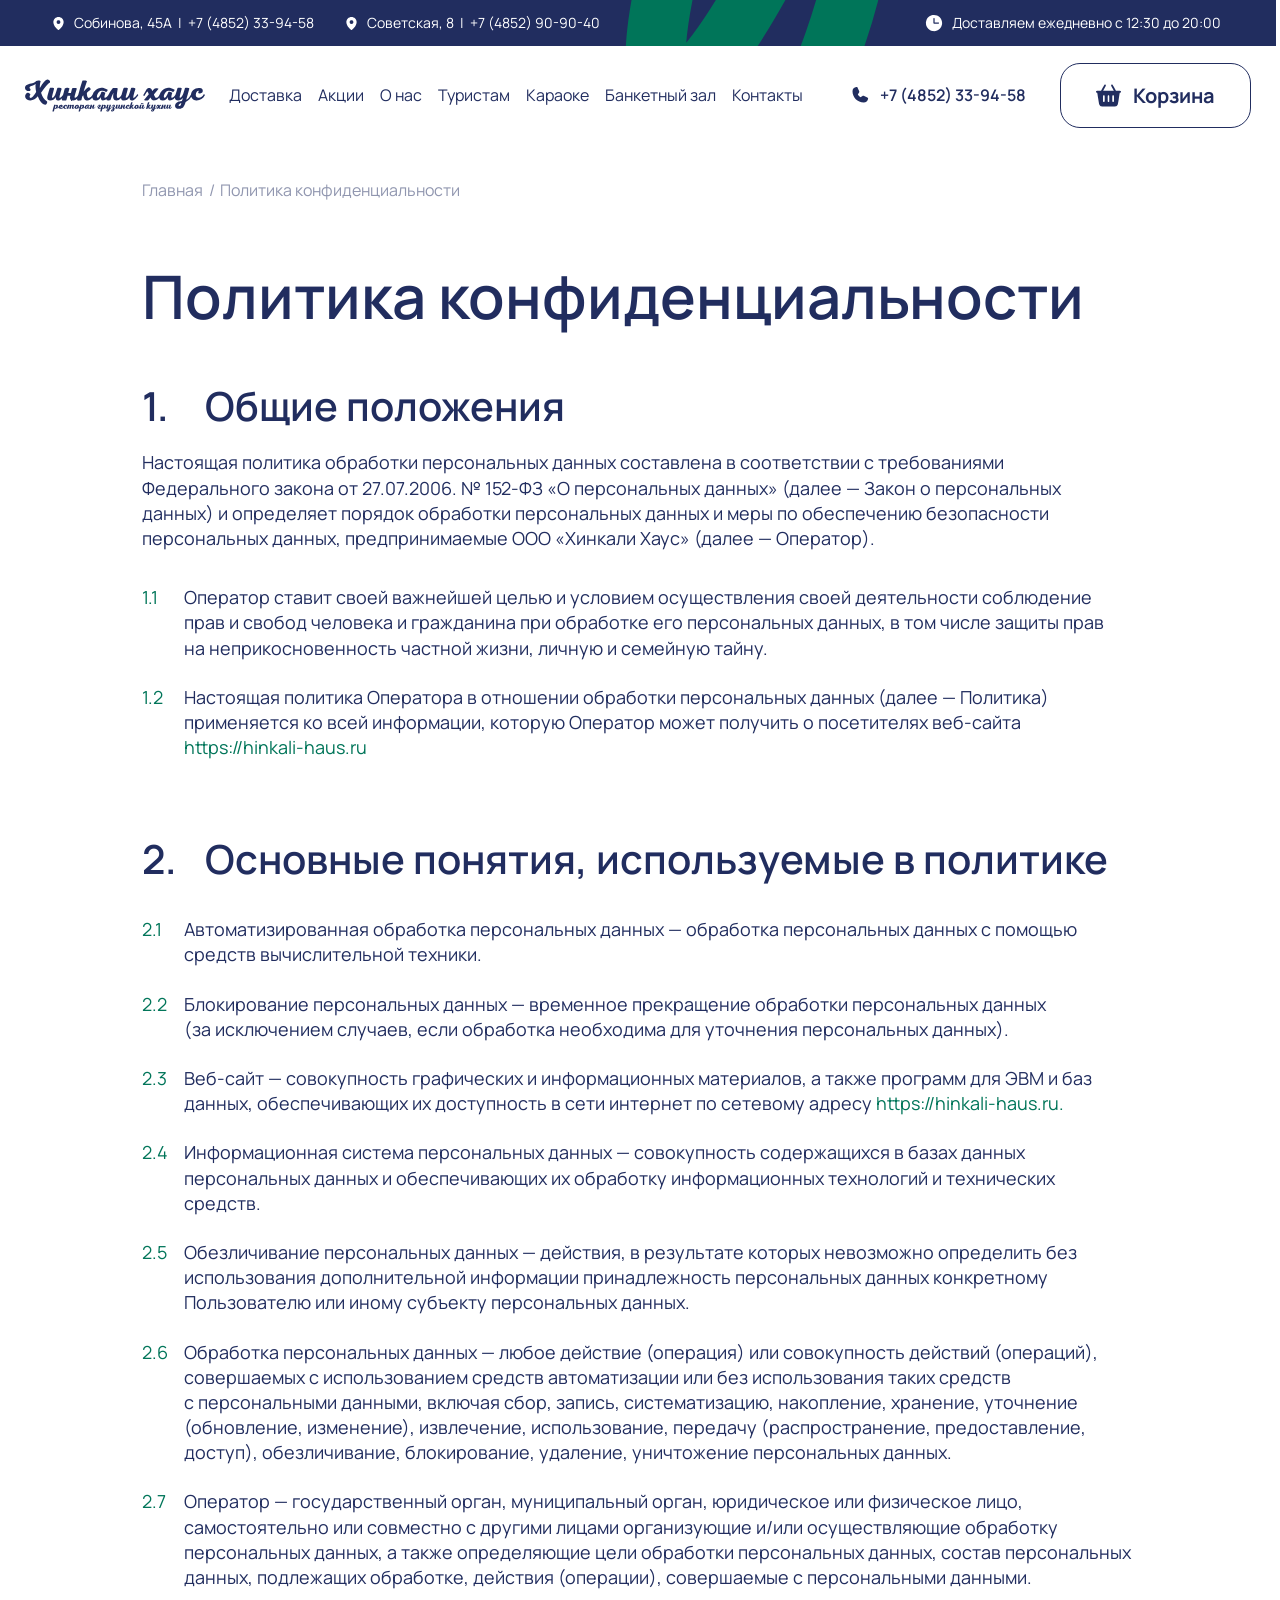
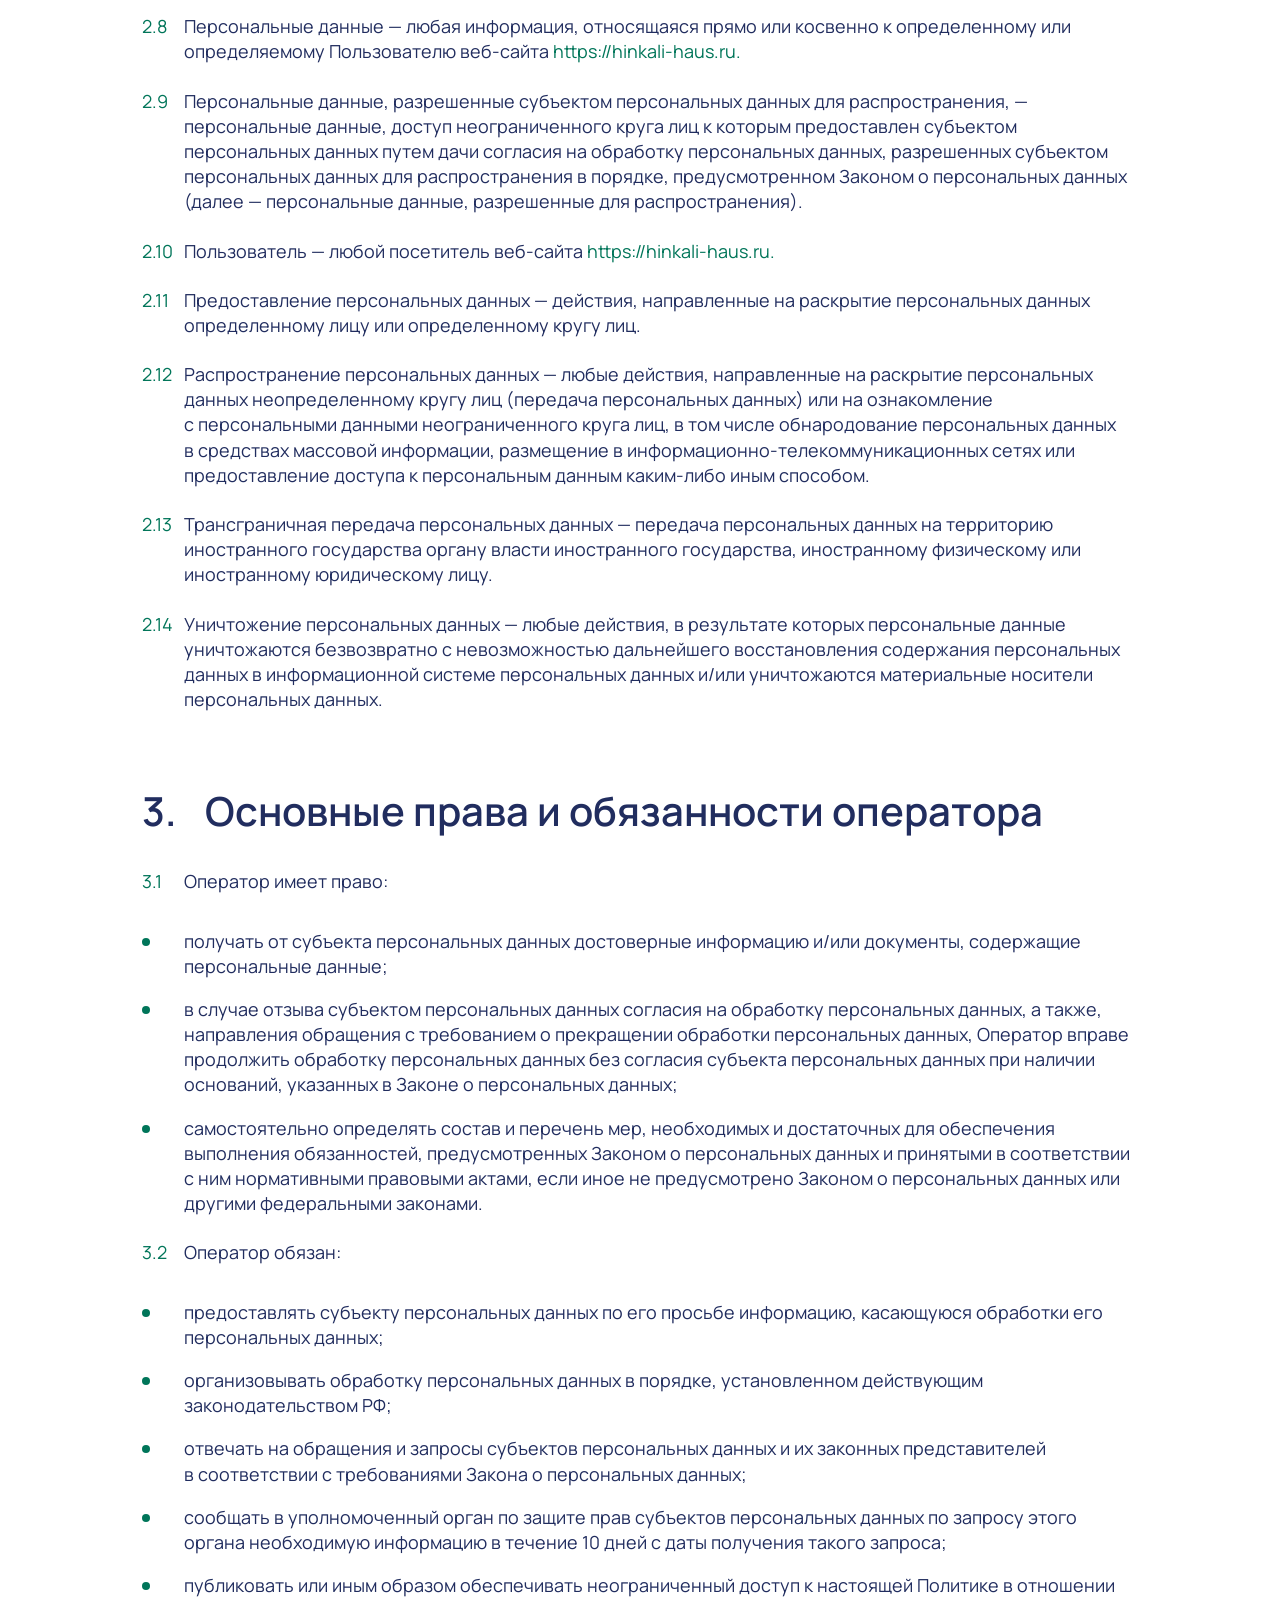
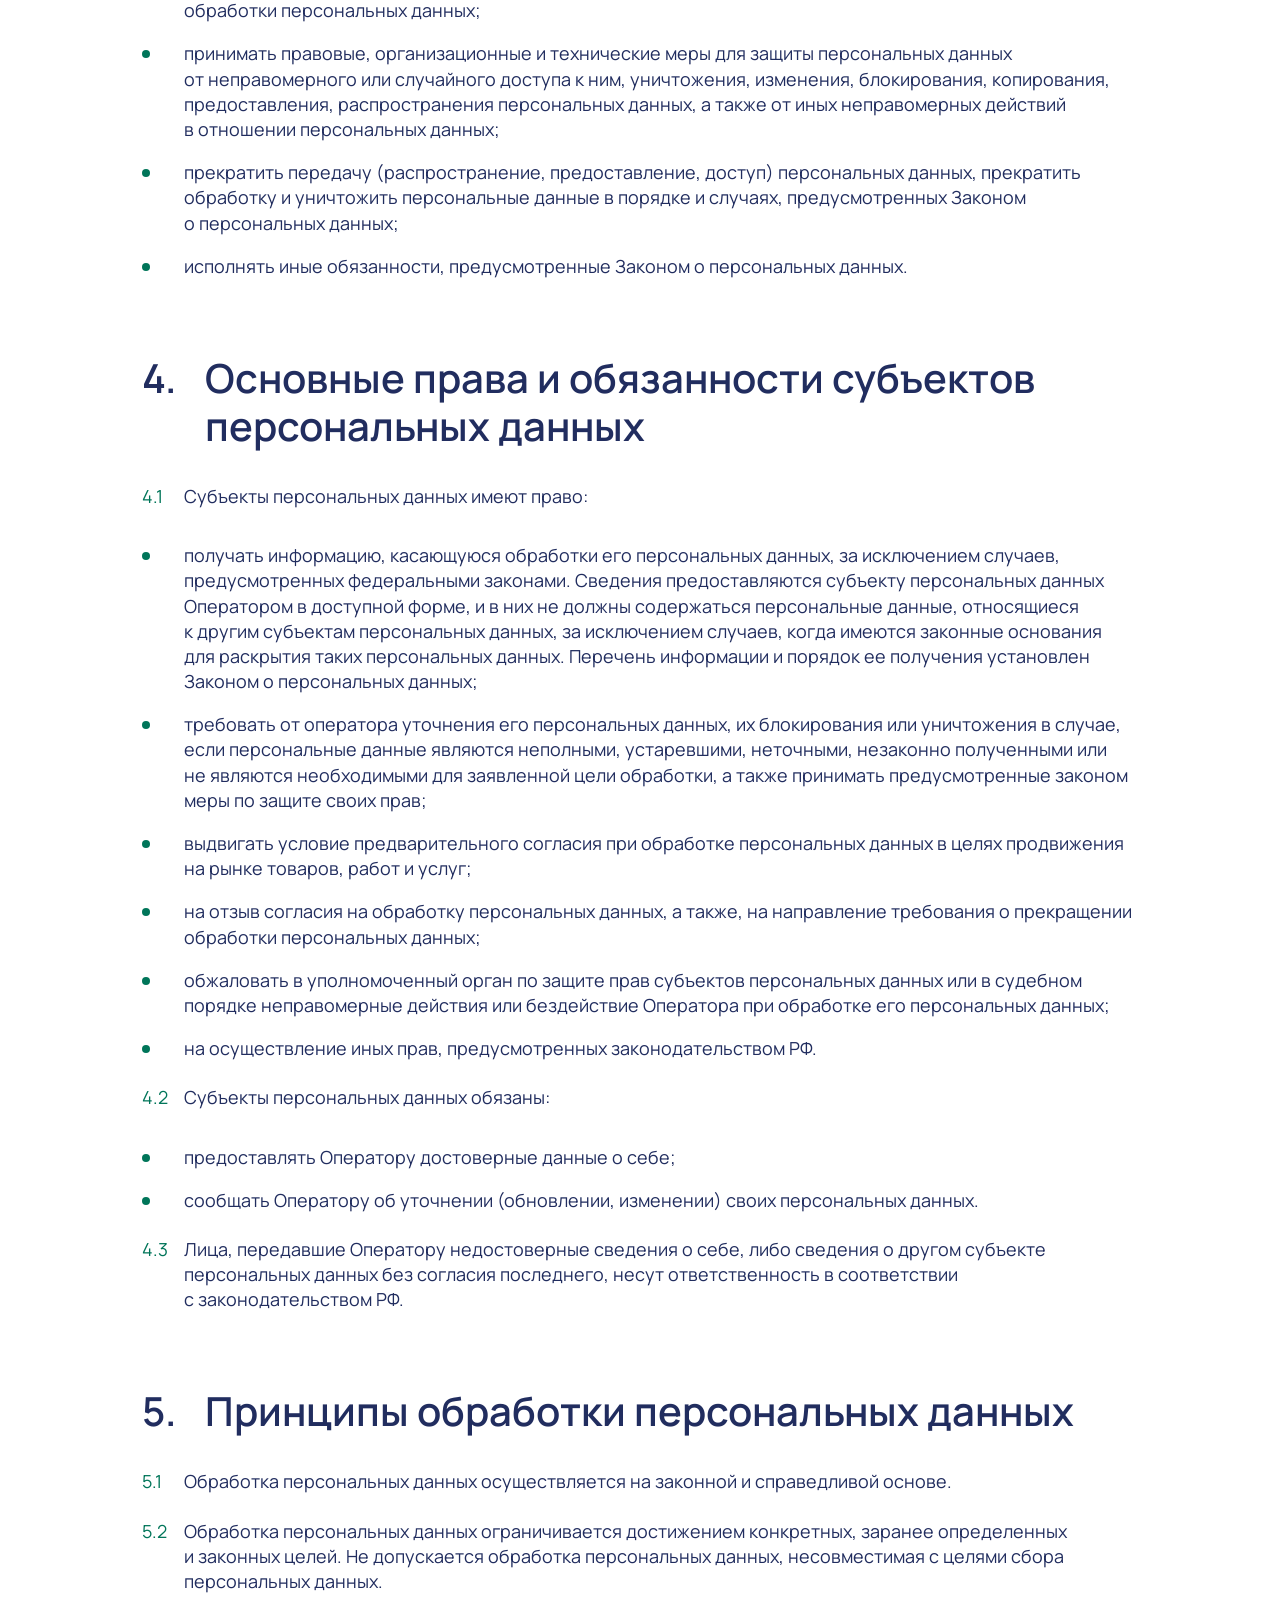
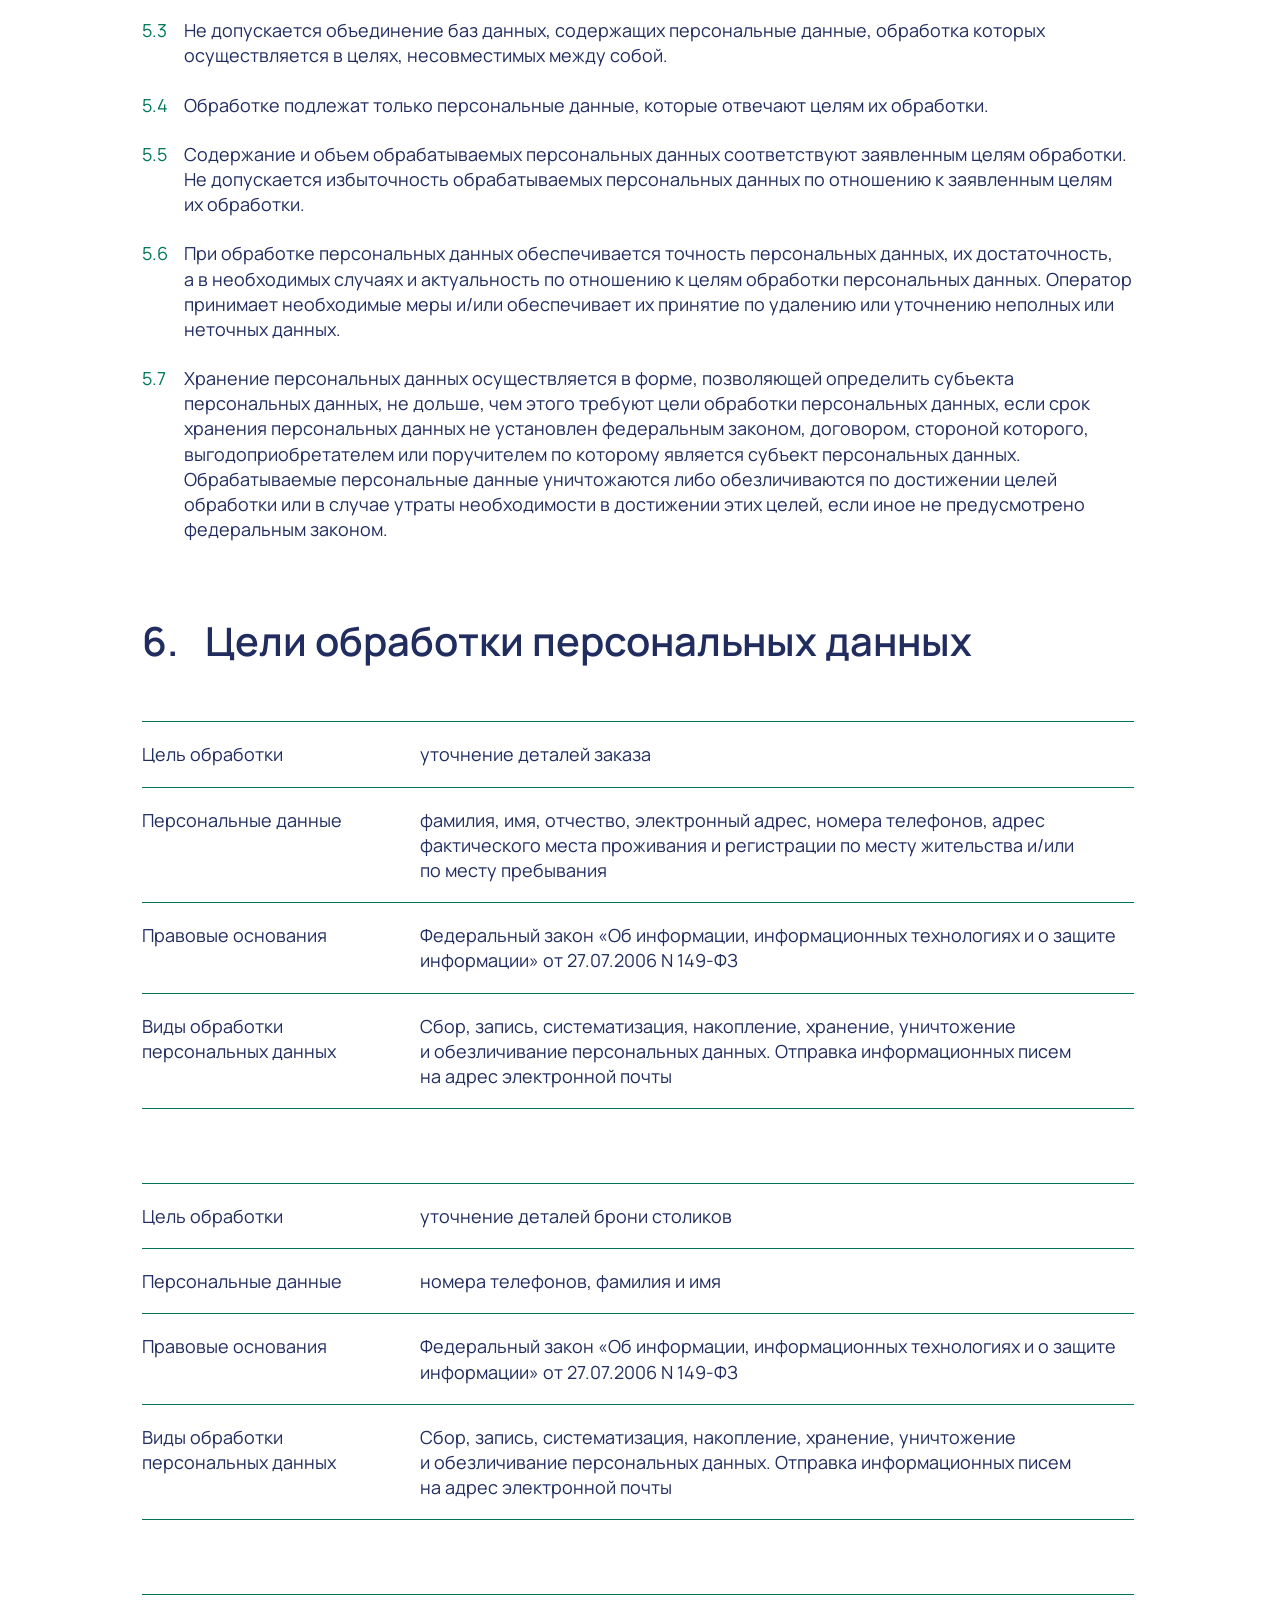
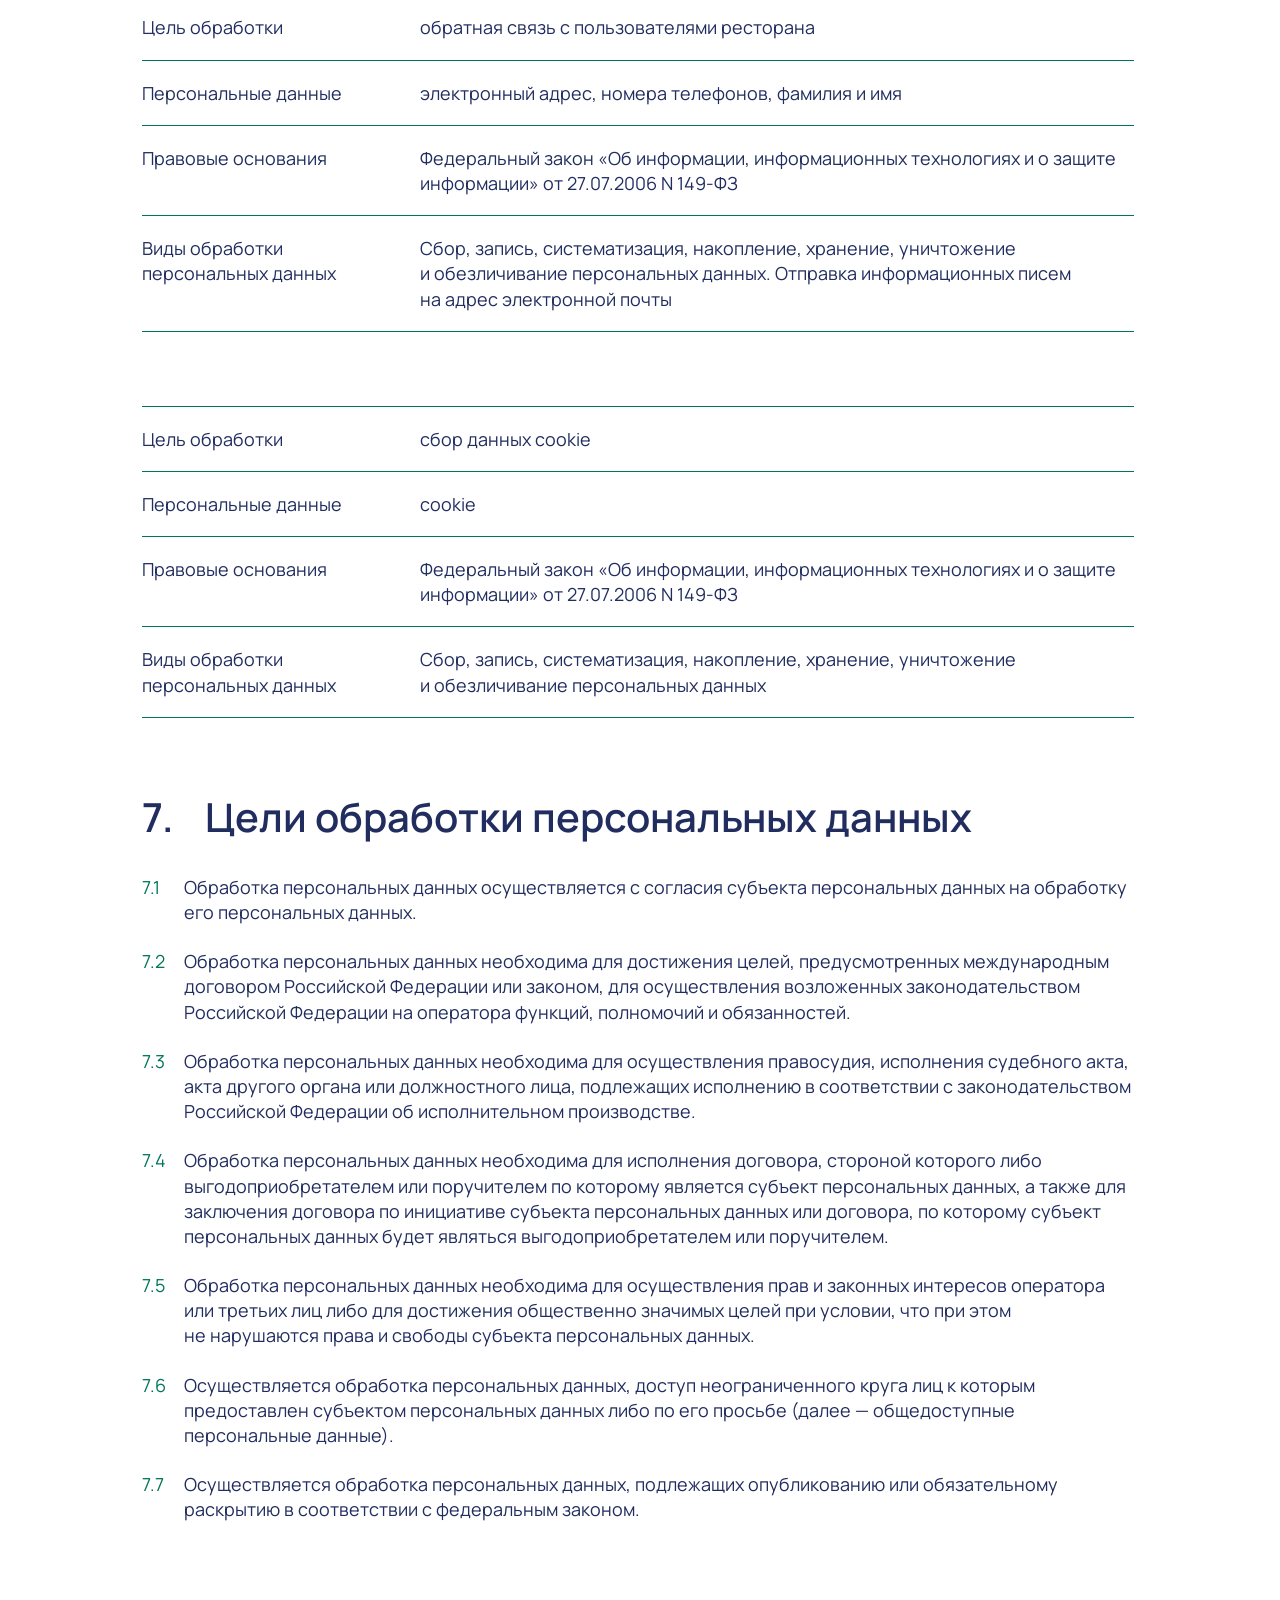
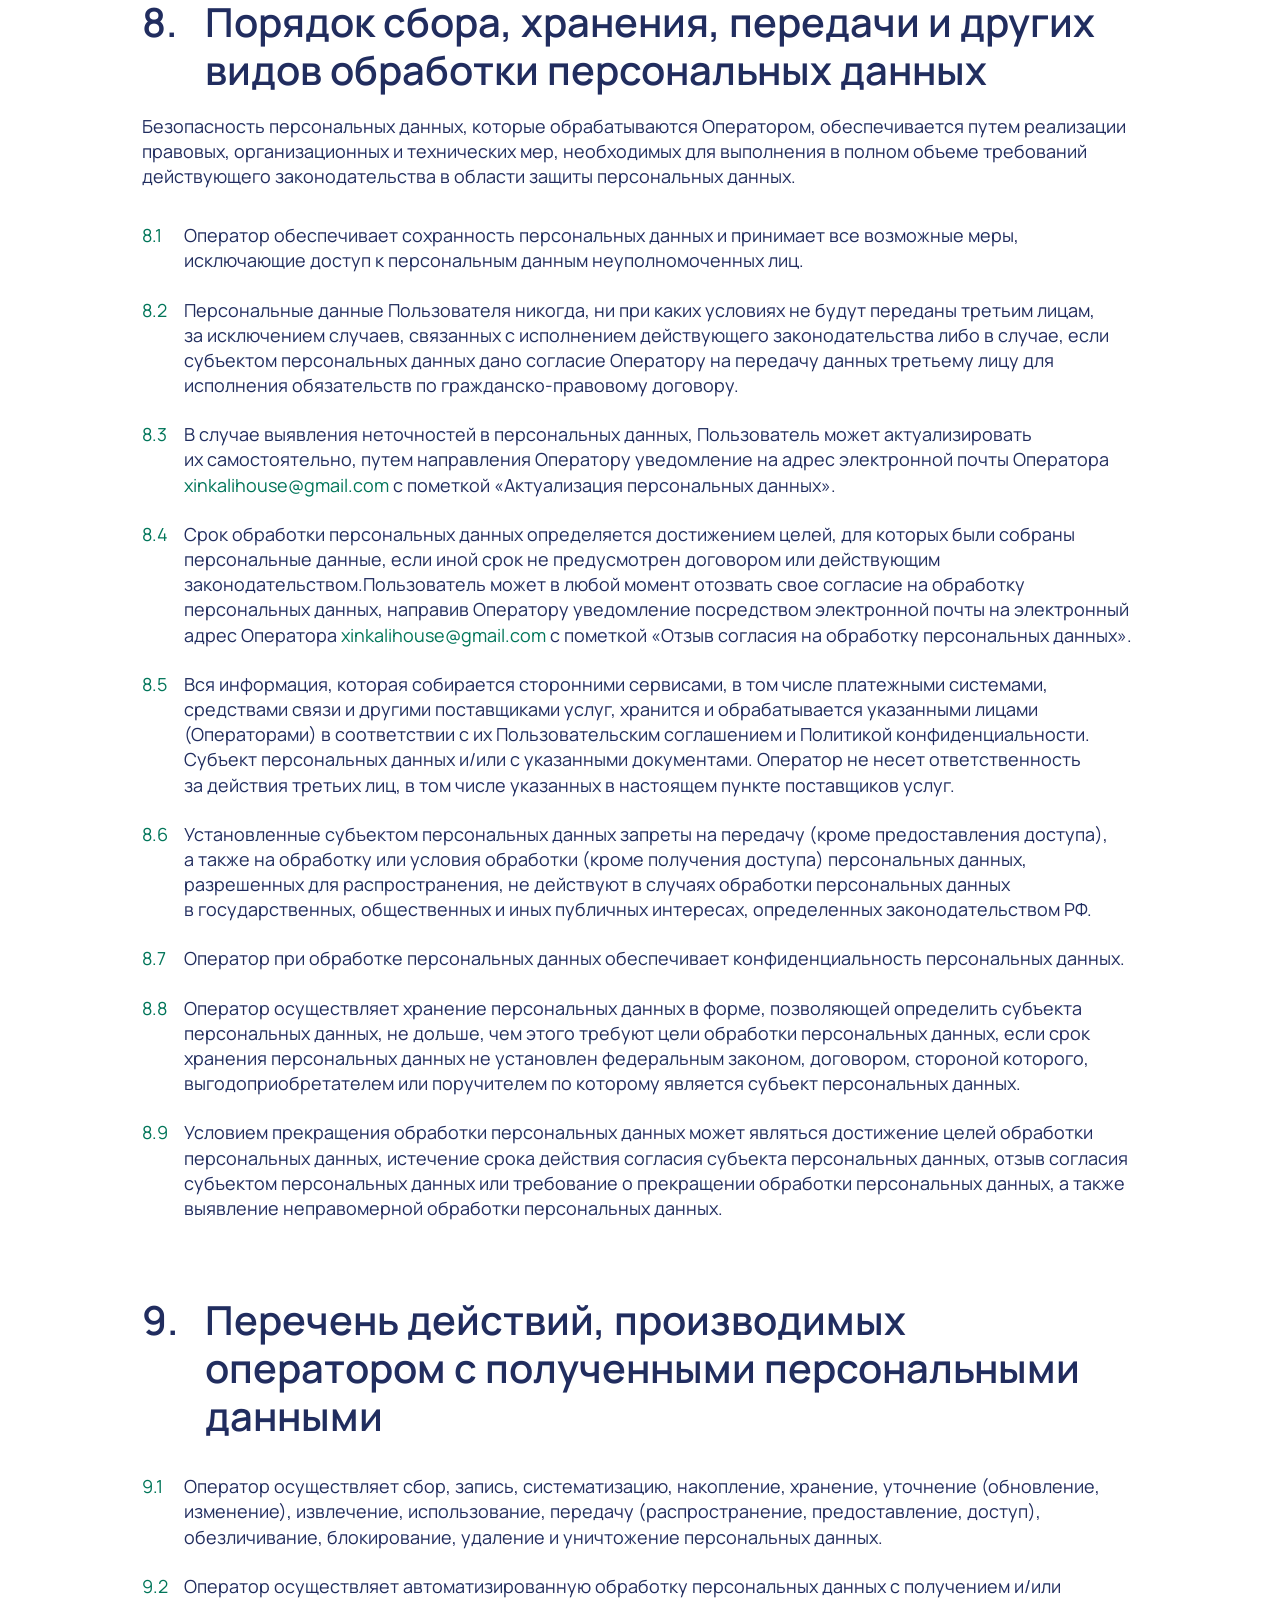
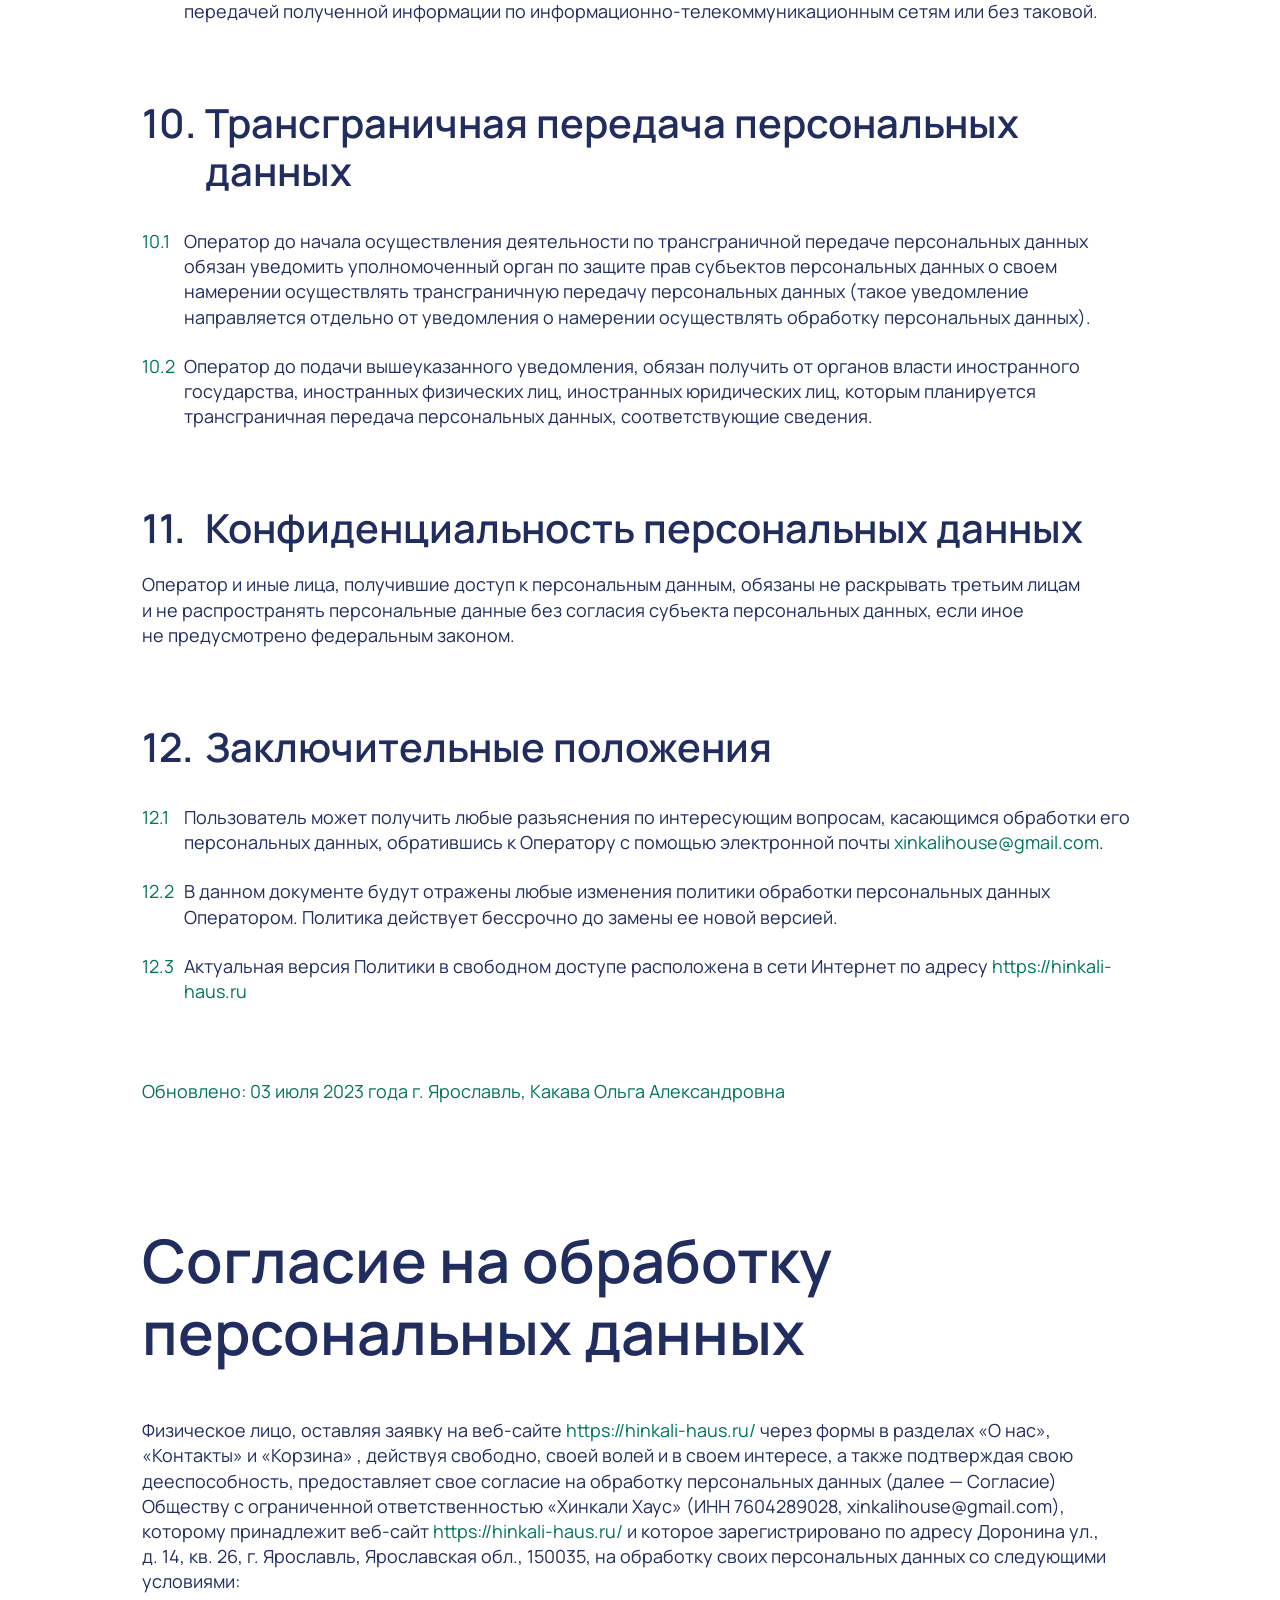
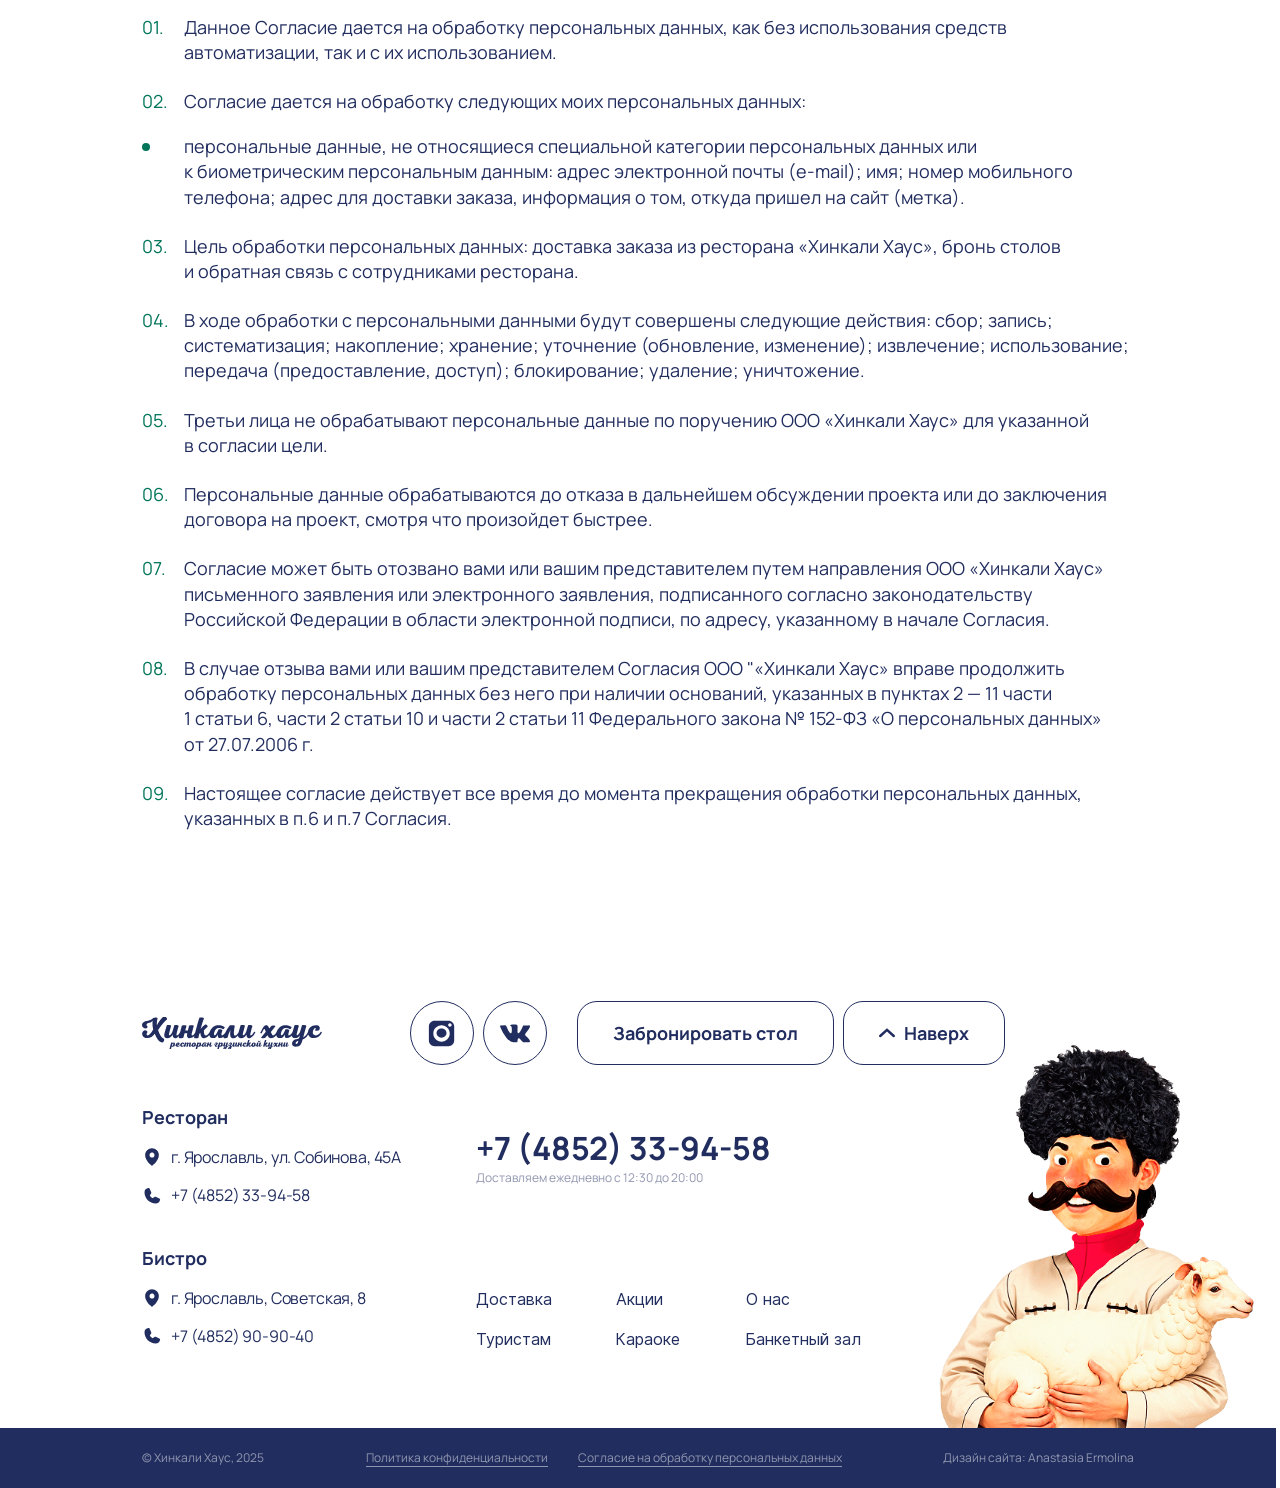
<file: policy.html>
<!DOCTYPE html>
<html lang="ru">

<head>
  <meta charset="UTF-8" />
  <meta name="viewport" content="width=device-width, initial-scale=1" />
  <title>Грузинский ресторан Хинкали Хаус - Доставка грузинской кухни в Ярославле</title>
  <meta name="description" content="Доставка грузинской кухни в Ярославле" />
  <meta name="robots" content="follow, index, max-snippet:-1, max-video-preview:-1, max-image-preview:large" />

  <link rel="stylesheet" href="css/flatpickr.min.css" />

  <link rel="stylesheet" href="css/main.min.css" />

</head>

<body>
  <div class="site-wrapper">
    <header class="site-header">
      <div class="site-header__top">
        <div class="site-header__top-container container">
          <div class="site-header__top-body">
            <a href="/homepage.html" class="site-header__logo site-header__logo--mobile logo">
              <div class="logo__ibg ibg">
                <img data-lozad src="images/placeholder.png" data-src="images/logo-white.svg" alt="Логотип Хинкали Хаус" />
              </div>
            </a>
            <ul class="site-header__addresses">
              <li class="site-header__address">
                <span class="site-header__address-icon">
                  <img src="images/icons/map-pin-white.svg" alt="Метка карты" />
                </span>
                <span class="site-header__address-text">
                  Собинова, 45А <span class="site-header__address-separator">|</span>
                  <a href="tel:+74852339458" class="site-header__address-phone">+7 (4852) 33-94-58</a>
                </span>
              </li>
              <li class="site-header__address">
                <span class="site-header__address-icon">
                  <img src="images/icons/map-pin-white.svg" alt="Метка карты" />
                </span>
                <span class="site-header__address-text">
                  Советская, 8 <span class="site-header__address-separator">|</span>
                  <a href="tel:+74852909040" class="site-header__address-phone">+7 (4852) 90-90-40</a>
                </span>
              </li>
            </ul>
            <div class="site-header__schedule">
              <div class="site-header__schedule-icon">
                <img src="images/icons/clock-white.svg" alt="Часы" />
              </div>
              <p>
                Доставляем
                <br />
                <span class="mobile-hidden">ежедневно</span> с&nbsp;12:30 до&nbsp;20:00
              </p>
            </div>
            <ul class="site-header__socials socials">
              <li class="socials__item">
                <a href="#" class="socials__link socials__link--header socials__link--white">
                  <svg width="32" height="32" viewBox="0 0 32 32" fill="none" xmlns="http://www.w3.org/2000/svg">
                    <path d="M15.4974 11.1821C12.5644 11.1821 10.1821 13.3812 10.1821 16.0885C10.1821 18.7959 12.5644 21.0003 15.4974 21.0003C18.4304 21.0003 20.8185 18.7959 20.8185 16.0885C20.8185 13.3812 18.4304 11.1821 15.4974 11.1821Z" fill="currentColor" />
                    <path d="M22.9736 3H8.0264C4.7054 3 2 5.7054 2 9.0264V23.9736C2 27.3 4.7054 30 8.0264 30H22.9736C26.3 30 29 27.3 29 23.9736V9.0264C29 5.7054 26.3 3 22.9736 3ZM15.5 25.248C10.6778 25.248 6.752 21.3222 6.752 16.5C6.752 11.6778 10.6778 7.7574 15.5 7.7574C20.3222 7.7574 24.248 11.6778 24.248 16.5C24.248 21.3222 20.3222 25.248 15.5 25.248ZM24.4316 9.345C23.411 9.345 22.5794 8.5188 22.5794 7.4982C22.5794 6.4776 23.411 5.646 24.4316 5.646C25.4522 5.646 26.2838 6.4776 26.2838 7.4982C26.2838 8.5188 25.4522 9.345 24.4316 9.345Z" fill="currentColor" />
                  </svg>
                </a>
              </li>
              <li class="socials__item">
                <a href="#" class="socials__link socials__link--header socials__link--white">
                  <svg width="32" height="32" viewBox="0 0 32 32" fill="none" xmlns="http://www.w3.org/2000/svg">
                    <path d="M31.8283 24.1591C31.7896 24.0722 31.7535 24.0001 31.7199 23.9423C31.1647 22.9017 30.1037 21.6245 28.5376 20.1102L28.5046 20.0755L28.488 20.0585L28.4712 20.0411H28.4544C27.7437 19.336 27.2936 18.8618 27.1051 18.6191C26.7602 18.1567 26.6829 17.6887 26.8714 17.2144C27.0046 16.8561 27.5048 16.0994 28.3709 14.9433C28.8265 14.3306 29.1873 13.8396 29.4538 13.4696C31.3755 10.8109 32.2086 9.11191 31.953 8.37204L31.8538 8.19914C31.7871 8.09505 31.6149 7.99983 31.3376 7.91298C31.0596 7.82632 30.7042 7.81199 30.2709 7.86974L25.4727 7.90424C25.3949 7.87557 25.284 7.87825 25.1393 7.91298C24.9949 7.94772 24.9227 7.96515 24.9227 7.96515L24.8392 8.00857L24.7729 8.06074C24.7173 8.09523 24.6562 8.1559 24.5895 8.24262C24.5232 8.32904 24.4677 8.43046 24.4233 8.54603C23.9009 9.94469 23.307 11.2451 22.6404 12.4472C22.2294 13.164 21.8519 13.7852 21.5072 14.3111C21.163 14.8369 20.8742 15.2243 20.6411 15.4726C20.4077 15.7212 20.197 15.9203 20.0078 16.0708C19.8189 16.2213 19.6747 16.2848 19.5749 16.2616C19.4748 16.2383 19.3806 16.2152 19.2913 16.1922C19.1359 16.0881 19.0109 15.9465 18.9167 15.7674C18.822 15.5882 18.7583 15.3627 18.725 15.0911C18.6918 14.8193 18.6722 14.5855 18.6666 14.3889C18.6614 14.1925 18.6638 13.9148 18.6751 13.5565C18.6866 13.198 18.6918 12.9555 18.6918 12.8283C18.6918 12.389 18.7001 11.9122 18.7166 11.3978C18.7334 10.8834 18.747 10.4759 18.7584 10.1756C18.7697 9.87509 18.7749 9.55711 18.7749 9.22189C18.7749 8.88666 18.7553 8.62376 18.7166 8.43295C18.6783 8.24238 18.6195 8.0574 18.5421 7.87806C18.4642 7.69891 18.3502 7.56033 18.2005 7.46195C18.0506 7.36369 17.8642 7.28571 17.6424 7.22777C17.0537 7.08913 16.304 7.01413 15.393 7.00247C13.3271 6.97939 11.9997 7.11822 11.411 7.41877C11.1778 7.54575 10.9667 7.71926 10.778 7.93873C10.578 8.19313 10.5501 8.33196 10.6945 8.35479C11.361 8.4587 11.8329 8.70726 12.1106 9.10024L12.2107 9.30849C12.2885 9.45873 12.3662 9.72473 12.444 10.1061C12.5217 10.4875 12.5718 10.9094 12.5939 11.3715C12.6493 12.2155 12.6493 12.9379 12.5939 13.5389C12.5383 14.1401 12.4857 14.6082 12.4356 14.9434C12.3855 15.2786 12.3106 15.5503 12.2107 15.7583C12.1106 15.9663 12.044 16.0935 12.0106 16.1396C11.9773 16.1858 11.9495 16.2149 11.9275 16.2263C11.7831 16.2839 11.6329 16.3132 11.4775 16.3132C11.3219 16.3132 11.1332 16.2322 10.9111 16.0703C10.689 15.9084 10.4586 15.686 10.2197 15.4027C9.98088 15.1194 9.7115 14.7236 9.4115 14.215C9.11172 13.7065 8.80069 13.1054 8.47856 12.4119L8.21205 11.9089C8.04544 11.5854 7.81786 11.1142 7.52905 10.4959C7.24007 9.8774 6.98465 9.27909 6.76261 8.70113C6.67385 8.45839 6.5405 8.2736 6.36281 8.14643L6.27942 8.09426C6.22398 8.04811 6.13499 7.9991 6.01291 7.94687C5.89065 7.8947 5.76309 7.85729 5.62968 7.83428L1.06456 7.86877C0.598062 7.86877 0.28154 7.97875 0.114875 8.19841L0.0481746 8.30232C0.0148534 8.3602 -0.00195312 8.45263 -0.00195312 8.57985C-0.00195312 8.70702 0.0313681 8.8631 0.0980689 9.0479C0.764493 10.6779 1.48922 12.2499 2.27224 13.7641C3.05525 15.2783 3.73568 16.4981 4.31312 17.4222C4.89066 18.3471 5.47936 19.22 6.0792 20.0404C6.67904 20.8612 7.07609 21.3872 7.27036 21.6182C7.46486 21.8497 7.61764 22.0228 7.72869 22.1384L8.14529 22.5544C8.41186 22.8319 8.80331 23.1642 9.31982 23.5514C9.83644 23.9388 10.4084 24.3201 11.036 24.6961C11.6636 25.0715 12.3938 25.3778 13.227 25.6147C14.06 25.8519 14.8708 25.947 15.6595 25.9011H17.5755C17.9641 25.8662 18.2585 25.739 18.4586 25.5195L18.5249 25.4326C18.5695 25.3637 18.6112 25.2565 18.6498 25.1122C18.6887 24.9678 18.7081 24.8086 18.7081 24.6354C18.6967 24.1385 18.7331 23.6906 18.8162 23.2919C18.8992 22.8932 18.9939 22.5927 19.0997 22.3903C19.2055 22.1881 19.3249 22.0174 19.4578 21.8791C19.591 21.7404 19.6859 21.6564 19.7415 21.6275C19.7969 21.5984 19.841 21.5787 19.8744 21.5668C20.1409 21.4744 20.4547 21.5639 20.816 21.8358C21.177 22.1075 21.5157 22.4429 21.8324 22.8415C22.149 23.2405 22.5294 23.6881 22.9736 24.1851C23.4181 24.6822 23.8067 25.0517 24.1398 25.2948L24.4729 25.5029C24.6954 25.6417 24.9842 25.7689 25.3397 25.8845C25.6945 26 26.0055 26.0289 26.2724 25.9711L30.5375 25.9019C30.9594 25.9019 31.2876 25.8292 31.5204 25.685C31.7538 25.5405 31.8924 25.3813 31.9371 25.2082C31.9816 25.0349 31.984 24.8382 31.9455 24.6184C31.906 24.3991 31.8671 24.2457 31.8283 24.1591Z" fill="currentColor" />
                  </svg>
                </a>
              </li>
            </ul>
          </div>
        </div>
      </div>
      <div class="site-header__wrapper">
        <div class="site-header__container container">
          <div class="site-header__body">
            <a href="/homepage.html" class="site-header__logo logo">
              <div class="logo__ibg ibg">
                <img data-lozad src="images/placeholder.png" data-src="images/logo.svg" alt="Логотип Хинкали Хаус" />
              </div>
            </a>
            <nav class="site-header__menu site-header__menu--desktop menu">
              <ul class="menu__list">
                <li class="menu__item">
                  <a href="#" class="menu__link hovered-link">Доставка</a>
                </li>
                <li class="menu__item">
                  <a href="#" class="menu__link hovered-link">Акции</a>
                </li>
                <li class="menu__item">
                  <a href="#" class="menu__link hovered-link">О нас</a>
                </li>
                <li class="menu__item">
                  <a href="#" class="menu__link hovered-link">Туристам</a>
                </li>
                <li class="menu__item">
                  <a href="#" class="menu__link hovered-link">Караоке</a>
                </li>
                <li class="menu__item">
                  <a href="#" class="menu__link hovered-link">Банкетный зал</a>
                </li>
                <li class="menu__item">
                  <a href="#" class="menu__link hovered-link">Контакты</a>
                </li>
              </ul>
            </nav>
            <a href="tel:+74852339458" class="site-header__phone">
              <span class="site-header__phone-icon">
                <img src="images/icons/phone-blue.svg" alt="Телефон" />
              </span>
              +7 (4852) 33-94-58
            </a>
            <a href="#" class="site-header__basket-button button">
              <span class="button__icon button__icon--basket">
                <img src="images/icons/basket-blue.svg" alt="Корзина" />
              </span>
              Корзина
            </a>
            <button type="button" class="site-header__burger burger">
              <span class="burger__line"></span>
            </button>
          </div>
        </div>
      </div>
      <div class="site-header__burger-menu burger-menu">
        <div class="burger-menu__top">
          <a href="/homepage.html" class="burger-menu__logo logo">
            <div class="logo__ibg ibg">
              <img data-lozad src="images/placeholder.png" data-src="images/logo-white.svg" alt="Логотип Хинкали Хаус" />
            </div>
          </a>
          <ul class="burger-menu__socials socials">
            <li class="socials__item">
              <a href="#" class="socials__link socials__link--white">
                <svg width="32" height="32" viewBox="0 0 32 32" fill="none" xmlns="http://www.w3.org/2000/svg">
                  <path d="M15.4974 11.1821C12.5644 11.1821 10.1821 13.3812 10.1821 16.0885C10.1821 18.7959 12.5644 21.0003 15.4974 21.0003C18.4304 21.0003 20.8185 18.7959 20.8185 16.0885C20.8185 13.3812 18.4304 11.1821 15.4974 11.1821Z" fill="currentColor" />
                  <path d="M22.9736 3H8.0264C4.7054 3 2 5.7054 2 9.0264V23.9736C2 27.3 4.7054 30 8.0264 30H22.9736C26.3 30 29 27.3 29 23.9736V9.0264C29 5.7054 26.3 3 22.9736 3ZM15.5 25.248C10.6778 25.248 6.752 21.3222 6.752 16.5C6.752 11.6778 10.6778 7.7574 15.5 7.7574C20.3222 7.7574 24.248 11.6778 24.248 16.5C24.248 21.3222 20.3222 25.248 15.5 25.248ZM24.4316 9.345C23.411 9.345 22.5794 8.5188 22.5794 7.4982C22.5794 6.4776 23.411 5.646 24.4316 5.646C25.4522 5.646 26.2838 6.4776 26.2838 7.4982C26.2838 8.5188 25.4522 9.345 24.4316 9.345Z" fill="currentColor" />
                </svg>
              </a>
            </li>
            <li class="socials__item">
              <a href="#" class="socials__link socials__link--white">
                <svg width="32" height="32" viewBox="0 0 32 32" fill="none" xmlns="http://www.w3.org/2000/svg">
                  <path d="M31.8283 24.1591C31.7896 24.0722 31.7535 24.0001 31.7199 23.9423C31.1647 22.9017 30.1037 21.6245 28.5376 20.1102L28.5046 20.0755L28.488 20.0585L28.4712 20.0411H28.4544C27.7437 19.336 27.2936 18.8618 27.1051 18.6191C26.7602 18.1567 26.6829 17.6887 26.8714 17.2144C27.0046 16.8561 27.5048 16.0994 28.3709 14.9433C28.8265 14.3306 29.1873 13.8396 29.4538 13.4696C31.3755 10.8109 32.2086 9.11191 31.953 8.37204L31.8538 8.19914C31.7871 8.09505 31.6149 7.99983 31.3376 7.91298C31.0596 7.82632 30.7042 7.81199 30.2709 7.86974L25.4727 7.90424C25.3949 7.87557 25.284 7.87825 25.1393 7.91298C24.9949 7.94772 24.9227 7.96515 24.9227 7.96515L24.8392 8.00857L24.7729 8.06074C24.7173 8.09523 24.6562 8.1559 24.5895 8.24262C24.5232 8.32904 24.4677 8.43046 24.4233 8.54603C23.9009 9.94469 23.307 11.2451 22.6404 12.4472C22.2294 13.164 21.8519 13.7852 21.5072 14.3111C21.163 14.8369 20.8742 15.2243 20.6411 15.4726C20.4077 15.7212 20.197 15.9203 20.0078 16.0708C19.8189 16.2213 19.6747 16.2848 19.5749 16.2616C19.4748 16.2383 19.3806 16.2152 19.2913 16.1922C19.1359 16.0881 19.0109 15.9465 18.9167 15.7674C18.822 15.5882 18.7583 15.3627 18.725 15.0911C18.6918 14.8193 18.6722 14.5855 18.6666 14.3889C18.6614 14.1925 18.6638 13.9148 18.6751 13.5565C18.6866 13.198 18.6918 12.9555 18.6918 12.8283C18.6918 12.389 18.7001 11.9122 18.7166 11.3978C18.7334 10.8834 18.747 10.4759 18.7584 10.1756C18.7697 9.87509 18.7749 9.55711 18.7749 9.22189C18.7749 8.88666 18.7553 8.62376 18.7166 8.43295C18.6783 8.24238 18.6195 8.0574 18.5421 7.87806C18.4642 7.69891 18.3502 7.56033 18.2005 7.46195C18.0506 7.36369 17.8642 7.28571 17.6424 7.22777C17.0537 7.08913 16.304 7.01413 15.393 7.00247C13.3271 6.97939 11.9997 7.11822 11.411 7.41877C11.1778 7.54575 10.9667 7.71926 10.778 7.93873C10.578 8.19313 10.5501 8.33196 10.6945 8.35479C11.361 8.4587 11.8329 8.70726 12.1106 9.10024L12.2107 9.30849C12.2885 9.45873 12.3662 9.72473 12.444 10.1061C12.5217 10.4875 12.5718 10.9094 12.5939 11.3715C12.6493 12.2155 12.6493 12.9379 12.5939 13.5389C12.5383 14.1401 12.4857 14.6082 12.4356 14.9434C12.3855 15.2786 12.3106 15.5503 12.2107 15.7583C12.1106 15.9663 12.044 16.0935 12.0106 16.1396C11.9773 16.1858 11.9495 16.2149 11.9275 16.2263C11.7831 16.2839 11.6329 16.3132 11.4775 16.3132C11.3219 16.3132 11.1332 16.2322 10.9111 16.0703C10.689 15.9084 10.4586 15.686 10.2197 15.4027C9.98088 15.1194 9.7115 14.7236 9.4115 14.215C9.11172 13.7065 8.80069 13.1054 8.47856 12.4119L8.21205 11.9089C8.04544 11.5854 7.81786 11.1142 7.52905 10.4959C7.24007 9.8774 6.98465 9.27909 6.76261 8.70113C6.67385 8.45839 6.5405 8.2736 6.36281 8.14643L6.27942 8.09426C6.22398 8.04811 6.13499 7.9991 6.01291 7.94687C5.89065 7.8947 5.76309 7.85729 5.62968 7.83428L1.06456 7.86877C0.598062 7.86877 0.28154 7.97875 0.114875 8.19841L0.0481746 8.30232C0.0148534 8.3602 -0.00195312 8.45263 -0.00195312 8.57985C-0.00195312 8.70702 0.0313681 8.8631 0.0980689 9.0479C0.764493 10.6779 1.48922 12.2499 2.27224 13.7641C3.05525 15.2783 3.73568 16.4981 4.31312 17.4222C4.89066 18.3471 5.47936 19.22 6.0792 20.0404C6.67904 20.8612 7.07609 21.3872 7.27036 21.6182C7.46486 21.8497 7.61764 22.0228 7.72869 22.1384L8.14529 22.5544C8.41186 22.8319 8.80331 23.1642 9.31982 23.5514C9.83644 23.9388 10.4084 24.3201 11.036 24.6961C11.6636 25.0715 12.3938 25.3778 13.227 25.6147C14.06 25.8519 14.8708 25.947 15.6595 25.9011H17.5755C17.9641 25.8662 18.2585 25.739 18.4586 25.5195L18.5249 25.4326C18.5695 25.3637 18.6112 25.2565 18.6498 25.1122C18.6887 24.9678 18.7081 24.8086 18.7081 24.6354C18.6967 24.1385 18.7331 23.6906 18.8162 23.2919C18.8992 22.8932 18.9939 22.5927 19.0997 22.3903C19.2055 22.1881 19.3249 22.0174 19.4578 21.8791C19.591 21.7404 19.6859 21.6564 19.7415 21.6275C19.7969 21.5984 19.841 21.5787 19.8744 21.5668C20.1409 21.4744 20.4547 21.5639 20.816 21.8358C21.177 22.1075 21.5157 22.4429 21.8324 22.8415C22.149 23.2405 22.5294 23.6881 22.9736 24.1851C23.4181 24.6822 23.8067 25.0517 24.1398 25.2948L24.4729 25.5029C24.6954 25.6417 24.9842 25.7689 25.3397 25.8845C25.6945 26 26.0055 26.0289 26.2724 25.9711L30.5375 25.9019C30.9594 25.9019 31.2876 25.8292 31.5204 25.685C31.7538 25.5405 31.8924 25.3813 31.9371 25.2082C31.9816 25.0349 31.984 24.8382 31.9455 24.6184C31.906 24.3991 31.8671 24.2457 31.8283 24.1591Z" fill="currentColor" />
                </svg>
              </a>
            </li>
          </ul>
        </div>
        <nav class="burger-menu__menu menu">
          <ul class="menu__list">
            <li class="menu__item">
              <a href="#" class="menu__link hovered-link">Доставка</a>
            </li>
            <li class="menu__item">
              <a href="#" class="menu__link hovered-link">Акции</a>
            </li>
            <li class="menu__item">
              <a href="#" class="menu__link hovered-link">О нас</a>
            </li>
            <li class="menu__item">
              <a href="#" class="menu__link hovered-link">Туристам</a>
            </li>
            <li class="menu__item">
              <a href="#" class="menu__link hovered-link">Караоке</a>
            </li>
            <li class="menu__item">
              <a href="#" class="menu__link hovered-link">Банкетный зал</a>
            </li>
            <li class="menu__item">
              <a href="#" class="menu__link hovered-link">Контакты</a>
            </li>
          </ul>
        </nav>
        <button data-popup="table-booking" type="button" class="burger-menu__button button button--white">Забронировать стол</button>
      </div>
    </header>

    <main class="site-page site-page--text-page">
      <article class="text-page">
        <h1 class="visually-hidden">Политика и согласие</h1>
        <div class="container">
          <ul class="text-page__breadcrumbs breadcrumbs">
            <li class="breadcrumbs__item">
              <a href="/homepage.html" class="breadcrumbs__link">Главная</a>
            </li>
            <li class="breadcrumbs__item">
              <span class="breadcrumbs__current">Политика конфиденциальности</span>
            </li>
          </ul>
          <div class="policy section">
            <h2>Политика конфиденциальности</h2>
            <ol>
              <li>
                <h3>Общие положения</h3>
                <p>
                  Настоящая политика обработки персональных данных составлена в&nbsp;соответствии с&nbsp;требованиями
                  Федерального закона от&nbsp;27.07.2006. &#8470;&nbsp;152-ФЗ &laquo;О&nbsp;персональных данных&raquo;
                  (далее&nbsp;&mdash; Закон о&nbsp;персональных данных) и&nbsp;определяет порядок обработки персональных
                  данных и&nbsp;меры по&nbsp;обеспечению безопасности персональных данных, предпринимаемые ООО
                  &laquo;Хинкали Хаус&raquo; (далее&nbsp;&mdash; Оператор).
                </p>
                <ol>
                  <li>
                    Оператор ставит своей важнейшей целью и&nbsp;условием осуществления своей деятельности соблюдение
                    прав и&nbsp;свобод человека и&nbsp;гражданина при обработке его персональных данных, в&nbsp;том
                    числе защиты прав на&nbsp;неприкосновенность частной жизни, личную и&nbsp;семейную тайну.
                  </li>
                  <li>
                    Настоящая политика Оператора в&nbsp;отношении обработки персональных данных (далее&nbsp;&mdash;
                    Политика) применяется ко&nbsp;всей информации, которую Оператор может получить о&nbsp;посетителях
                    веб-сайта <a href="https://hinkali-haus.ru">https://hinkali-haus.ru</a>
                  </li>
                </ol>
              </li>
              <li>
                <h3>Основные понятия, используемые в&nbsp;политике</h3>
                <ol>
                  <li>
                    Автоматизированная обработка персональных данных&nbsp;&mdash; обработка персональных данных
                    с&nbsp;помощью средств вычислительной техники.
                  </li>

                  <li>
                    Блокирование персональных данных&nbsp;&mdash; временное прекращение обработки персональных данных
                    (за&nbsp;исключением случаев, если обработка необходима для уточнения персональных данных).
                  </li>

                  <li>
                    Веб-сайт&nbsp;&mdash; совокупность графических и&nbsp;информационных материалов, а&nbsp;также
                    программ для ЭВМ и&nbsp;баз данных, обеспечивающих их&nbsp;доступность в&nbsp;сети интернет
                    по&nbsp;сетевому адресу <a href="https://hinkali-haus.ru.">https://hinkali-haus.ru.</a>
                  </li>

                  <li>
                    Информационная система персональных данных&nbsp;&mdash; совокупность содержащихся в&nbsp;базах
                    данных персональных данных и&nbsp;обеспечивающих их&nbsp;обработку информационных технологий
                    и&nbsp;технических средств.
                  </li>

                  <li>
                    Обезличивание персональных данных&nbsp;&mdash; действия, в&nbsp;результате которых невозможно
                    определить без использования дополнительной информации принадлежность персональных данных
                    конкретному Пользователю или иному субъекту персональных данных.
                  </li>

                  <li>
                    Обработка персональных данных&nbsp;&mdash; любое действие (операция) или совокупность действий
                    (операций), совершаемых с&nbsp;использованием средств автоматизации или без использования таких
                    средств с&nbsp;персональными данными, включая сбор, запись, систематизацию, накопление, хранение,
                    уточнение (обновление, изменение), извлечение, использование, передачу (распространение,
                    предоставление, доступ), обезличивание, блокирование, удаление, уничтожение персональных данных.
                  </li>

                  <li>
                    Оператор&nbsp;&mdash; государственный орган, муниципальный орган, юридическое или физическое лицо,
                    самостоятельно или совместно с&nbsp;другими лицами организующие и/или осуществляющие обработку
                    персональных данных, а&nbsp;также определяющие цели обработки персональных данных, состав
                    персональных данных, подлежащих обработке, действия (операции), совершаемые с&nbsp;персональными
                    данными.
                  </li>

                  <li>
                    Персональные данные&nbsp;&mdash; любая информация, относящаяся прямо или косвенно
                    к&nbsp;определенному или определяемому Пользователю веб-сайта
                    <a href="https://hinkali-haus.ru.">https://hinkali-haus.ru.</a>
                  </li>

                  <li>
                    Персональные данные, разрешенные субъектом персональных данных для распространения,&nbsp;&mdash;
                    персональные данные, доступ неограниченного круга лиц к&nbsp;которым предоставлен субъектом
                    персональных данных путем дачи согласия на&nbsp;обработку персональных данных, разрешенных субъектом
                    персональных данных для распространения в&nbsp;порядке, предусмотренном Законом о&nbsp;персональных
                    данных (далее&nbsp;&mdash; персональные данные, разрешенные для распространения).
                  </li>

                  <li>
                    Пользователь&nbsp;&mdash; любой посетитель веб-сайта
                    <a href="https://hinkali-haus.ru.">https://hinkali-haus.ru.</a>
                  </li>

                  <li>
                    Предоставление персональных данных&nbsp;&mdash; действия, направленные на&nbsp;раскрытие
                    персональных данных определенному лицу или определенному кругу лиц.
                  </li>

                  <li>
                    Распространение персональных данных&nbsp;&mdash; любые действия, направленные на&nbsp;раскрытие
                    персональных данных неопределенному кругу лиц (передача персональных данных) или
                    на&nbsp;ознакомление с&nbsp;персональными данными неограниченного круга лиц, в&nbsp;том числе
                    обнародование персональных данных в&nbsp;средствах массовой информации, размещение
                    в&nbsp;информационно-телекоммуникационных сетях или предоставление доступа к&nbsp;персональным
                    данным каким-либо иным способом.
                  </li>

                  <li>
                    Трансграничная передача персональных данных&nbsp;&mdash; передача персональных данных
                    на&nbsp;территорию иностранного государства органу власти иностранного государства, иностранному
                    физическому или иностранному юридическому лицу.
                  </li>

                  <li>
                    Уничтожение персональных данных&nbsp;&mdash; любые действия, в&nbsp;результате которых персональные
                    данные уничтожаются безвозвратно с&nbsp;невозможностью дальнейшего восстановления содержания
                    персональных данных в&nbsp;информационной системе персональных данных и/или уничтожаются
                    материальные носители персональных данных.
                  </li>
                </ol>
              </li>
              <li>
                <h3>Основные права и&nbsp;обязанности оператора</h3>
                <ol>
                  <li>
                    <p>Оператор имеет право:</p>
                    <ul>
                      <li>
                        получать от&nbsp;субъекта персональных данных достоверные информацию и/или документы,
                        содержащие персональные данные;
                      </li>
                      <li>
                        в&nbsp;случае отзыва субъектом персональных данных согласия на&nbsp;обработку персональных
                        данных, а&nbsp;также, направления обращения с&nbsp;требованием о&nbsp;прекращении обработки
                        персональных данных, Оператор вправе продолжить обработку персональных данных без согласия
                        субъекта персональных данных при наличии оснований, указанных в&nbsp;Законе
                        о&nbsp;персональных данных;
                      </li>
                      <li>
                        самостоятельно определять состав и&nbsp;перечень мер, необходимых и&nbsp;достаточных для
                        обеспечения выполнения обязанностей, предусмотренных Законом о&nbsp;персональных данных
                        и&nbsp;принятыми в&nbsp;соответствии с&nbsp;ним нормативными правовыми актами, если иное
                        не&nbsp;предусмотрено Законом о&nbsp;персональных данных или другими федеральными законами.
                      </li>
                    </ul>
                  </li>
                  <li>
                    <p>Оператор обязан:</p>
                    <ul>
                      <li>
                        предоставлять субъекту персональных данных по&nbsp;его просьбе информацию, касающуюся
                        обработки его персональных данных;
                      </li>
                      <li>
                        организовывать обработку персональных данных в&nbsp;порядке, установленном действующим
                        законодательством&nbsp;РФ;
                      </li>
                      <li>
                        отвечать на&nbsp;обращения и&nbsp;запросы субъектов персональных данных
                        и&nbsp;их&nbsp;законных представителей в&nbsp;соответствии с&nbsp;требованиями Закона
                        о&nbsp;персональных данных;
                      </li>
                      <li>
                        сообщать в&nbsp;уполномоченный орган по&nbsp;защите прав субъектов персональных данных
                        по&nbsp;запросу этого органа необходимую информацию в&nbsp;течение 10&nbsp;дней с&nbsp;даты
                        получения такого запроса;
                      </li>
                      <li>
                        публиковать или иным образом обеспечивать неограниченный доступ к&nbsp;настоящей Политике
                        в&nbsp;отношении обработки персональных данных;
                      </li>
                      <li>
                        принимать правовые, организационные и&nbsp;технические меры для защиты персональных данных
                        от&nbsp;неправомерного или случайного доступа к&nbsp;ним, уничтожения, изменения,
                        блокирования, копирования, предоставления, распространения персональных данных, а&nbsp;также
                        от&nbsp;иных неправомерных действий в&nbsp;отношении персональных данных;
                      </li>
                      <li>
                        прекратить передачу (распространение, предоставление, доступ) персональных данных,
                        прекратить обработку и&nbsp;уничтожить персональные данные в&nbsp;порядке и&nbsp;случаях,
                        предусмотренных Законом о&nbsp;персональных данных;
                      </li>
                      <li>исполнять иные обязанности, предусмотренные Законом о&nbsp;персональных данных.</li>
                    </ul>
                  </li>
                </ol>
              </li>
              <li>
                <h3>Основные права и&nbsp;обязанности субъектов персональных данных</h3>
                <ol>
                  <li>
                    <p>Субъекты персональных данных имеют право:</p>
                    <ul>
                      <li>
                        получать информацию, касающуюся обработки его персональных данных, за&nbsp;исключением
                        случаев, предусмотренных федеральными законами. Сведения предоставляются субъекту
                        персональных данных Оператором в&nbsp;доступной форме, и&nbsp;в&nbsp;них не&nbsp;должны
                        содержаться персональные данные, относящиеся к&nbsp;другим субъектам персональных данных,
                        за&nbsp;исключением случаев, когда имеются законные основания для раскрытия таких
                        персональных данных. Перечень информации и&nbsp;порядок ее&nbsp;получения установлен Законом
                        о&nbsp;персональных данных;
                      </li>
                      <li>
                        требовать от&nbsp;оператора уточнения его персональных данных, их&nbsp;блокирования или
                        уничтожения в&nbsp;случае, если персональные данные являются неполными, устаревшими,
                        неточными, незаконно полученными или не&nbsp;являются необходимыми для заявленной цели
                        обработки, а&nbsp;также принимать предусмотренные законом меры по&nbsp;защите своих прав;
                      </li>
                      <li>
                        выдвигать условие предварительного согласия при обработке персональных данных в&nbsp;целях
                        продвижения на&nbsp;рынке товаров, работ и&nbsp;услуг;
                      </li>
                      <li>
                        на&nbsp;отзыв согласия на&nbsp;обработку персональных данных, а&nbsp;также,
                        на&nbsp;направление требования о&nbsp;прекращении обработки персональных данных;
                      </li>
                      <li>
                        обжаловать в&nbsp;уполномоченный орган по&nbsp;защите прав субъектов персональных данных или
                        в&nbsp;судебном порядке неправомерные действия или бездействие Оператора при обработке его
                        персональных данных;
                      </li>
                      <li>на&nbsp;осуществление иных прав, предусмотренных законодательством&nbsp;РФ.</li>
                    </ul>
                  </li>
                  <li>
                    <p>Субъекты персональных данных обязаны:</p>
                    <ul>
                      <li>предоставлять Оператору достоверные данные о&nbsp;себе;</li>
                      <li>сообщать Оператору об&nbsp;уточнении (обновлении, изменении) своих персональных данных.</li>
                    </ul>
                  </li>
                  <li>
                    Лица, передавшие Оператору недостоверные сведения о&nbsp;себе, либо сведения о&nbsp;другом субъекте
                    персональных данных без согласия последнего, несут ответственность в&nbsp;соответствии
                    с&nbsp;законодательством РФ.
                  </li>
                </ol>
              </li>
              <li>
                <h3>Принципы обработки персональных данных</h3>
                <ol>
                  <li>Обработка персональных данных осуществляется на&nbsp;законной и&nbsp;справедливой основе.</li>

                  <li>
                    Обработка персональных данных ограничивается достижением конкретных, заранее определенных
                    и&nbsp;законных целей. Не&nbsp;допускается обработка персональных данных, несовместимая
                    с&nbsp;целями сбора персональных данных.
                  </li>

                  <li>
                    Не&nbsp;допускается объединение баз данных, содержащих персональные данные, обработка которых
                    осуществляется в&nbsp;целях, несовместимых между собой.
                  </li>

                  <li>Обработке подлежат только персональные данные, которые отвечают целям их&nbsp;обработки.</li>

                  <li>
                    Содержание и&nbsp;объем обрабатываемых персональных данных соответствуют заявленным целям обработки.
                    Не&nbsp;допускается избыточность обрабатываемых персональных данных по&nbsp;отношению
                    к&nbsp;заявленным целям их&nbsp;обработки.
                  </li>

                  <li>
                    При обработке персональных данных обеспечивается точность персональных данных,
                    их&nbsp;достаточность, а&nbsp;в&nbsp;необходимых случаях и&nbsp;актуальность по&nbsp;отношению
                    к&nbsp;целям обработки персональных данных. Оператор принимает необходимые меры и/или обеспечивает
                    их&nbsp;принятие по&nbsp;удалению или уточнению неполных или неточных данных.
                  </li>

                  <li>
                    Хранение персональных данных осуществляется в&nbsp;форме, позволяющей определить субъекта
                    персональных данных, не&nbsp;дольше, чем этого требуют цели обработки персональных данных, если срок
                    хранения персональных данных не&nbsp;установлен федеральным законом, договором, стороной которого,
                    выгодоприобретателем или поручителем по&nbsp;которому является субъект персональных данных.
                    Обрабатываемые персональные данные уничтожаются либо обезличиваются по&nbsp;достижении целей
                    обработки или в&nbsp;случае утраты необходимости в&nbsp;достижении этих целей, если иное
                    не&nbsp;предусмотрено федеральным законом.
                  </li>
                </ol>
              </li>
              <li>
                <h3>Цели обработки персональных данных</h3>
                <table>
                  <tbody>
                    <tr>
                      <td>Цель обработки</td>
                      <td>уточнение деталей заказа</td>
                    </tr>
                    <tr>
                      <td>Персональные данные</td>
                      <td>
                        фамилия, имя, отчество, электронный адрес, номера телефонов, адрес фактического места
                        проживания и&nbsp;регистрации по&nbsp;месту жительства и/или по&nbsp;месту пребывания
                      </td>
                    </tr>
                    <tr>
                      <td>Правовые основания</td>
                      <td>
                        Федеральный закон &laquo;Об&nbsp;информации, информационных технологиях и&nbsp;о&nbsp;защите
                        информации&raquo; от&nbsp;27.07.2006&nbsp;N 149-ФЗ
                      </td>
                    </tr>
                    <tr>
                      <td>Виды обработки персональных данных</td>
                      <td>
                        Сбор, запись, систематизация, накопление, хранение, уничтожение и&nbsp;обезличивание
                        персональных данных. Отправка информационных писем на&nbsp;адрес электронной почты
                      </td>
                    </tr>
                  </tbody>
                </table>
                <table>
                  <tbody>
                    <tr>
                      <td>Цель обработки</td>
                      <td>уточнение деталей брони столиков</td>
                    </tr>
                    <tr>
                      <td>Персональные данные</td>
                      <td>номера телефонов, фамилия и имя</td>
                    </tr>
                    <tr>
                      <td>Правовые основания</td>
                      <td>
                        Федеральный закон &laquo;Об&nbsp;информации, информационных технологиях и&nbsp;о&nbsp;защите
                        информации&raquo; от&nbsp;27.07.2006&nbsp;N 149-ФЗ
                      </td>
                    </tr>
                    <tr>
                      <td>Виды обработки персональных данных</td>
                      <td>
                        Сбор, запись, систематизация, накопление, хранение, уничтожение и&nbsp;обезличивание
                        персональных данных. Отправка информационных писем на&nbsp;адрес электронной почты
                      </td>
                    </tr>
                  </tbody>
                </table>
                <table>
                  <tbody>
                    <tr>
                      <td>Цель обработки</td>
                      <td>обратная связь с пользователями ресторана</td>
                    </tr>
                    <tr>
                      <td>Персональные данные</td>
                      <td>электронный адрес, номера телефонов, фамилия и имя</td>
                    </tr>
                    <tr>
                      <td>Правовые основания</td>
                      <td>
                        Федеральный закон &laquo;Об&nbsp;информации, информационных технологиях и&nbsp;о&nbsp;защите
                        информации&raquo; от&nbsp;27.07.2006&nbsp;N 149-ФЗ
                      </td>
                    </tr>
                    <tr>
                      <td>Виды обработки персональных данных</td>
                      <td>
                        Сбор, запись, систематизация, накопление, хранение, уничтожение и&nbsp;обезличивание
                        персональных данных. Отправка информационных писем на&nbsp;адрес электронной почты
                      </td>
                    </tr>
                  </tbody>
                </table>
                <table>
                  <tbody>
                    <tr>
                      <td>Цель обработки</td>
                      <td>сбор данных cookie</td>
                    </tr>
                    <tr>
                      <td>Персональные данные</td>
                      <td>cookie</td>
                    </tr>
                    <tr>
                      <td>Правовые основания</td>
                      <td>
                        Федеральный закон &laquo;Об&nbsp;информации, информационных технологиях и&nbsp;о&nbsp;защите
                        информации&raquo; от&nbsp;27.07.2006&nbsp;N 149-ФЗ
                      </td>
                    </tr>
                    <tr>
                      <td>Виды обработки персональных данных</td>
                      <td>
                        Сбор, запись, систематизация, накопление, хранение, уничтожение и&nbsp;обезличивание
                        персональных данных
                      </td>
                    </tr>
                  </tbody>
                </table>
              </li>
              <li>
                <h3>Цели обработки персональных данных</h3>
                <ol>
                  <li>
                    Обработка персональных данных осуществляется с&nbsp;согласия субъекта персональных данных
                    на&nbsp;обработку его персональных данных.
                  </li>
                  <li>
                    Обработка персональных данных необходима для достижения целей, предусмотренных международным
                    договором Российской Федерации или законом, для осуществления возложенных законодательством
                    Российской Федерации на&nbsp;оператора функций, полномочий и&nbsp;обязанностей.
                  </li>
                  <li>
                    Обработка персональных данных необходима для осуществления правосудия, исполнения судебного акта,
                    акта другого органа или должностного лица, подлежащих исполнению в&nbsp;соответствии
                    с&nbsp;законодательством Российской Федерации об&nbsp;исполнительном производстве.
                  </li>
                  <li>
                    Обработка персональных данных необходима для исполнения договора, стороной которого либо
                    выгодоприобретателем или поручителем по&nbsp;которому является субъект персональных данных,
                    а&nbsp;также для заключения договора по&nbsp;инициативе субъекта персональных данных или договора,
                    по&nbsp;которому субъект персональных данных будет являться выгодоприобретателем или поручителем.
                  </li>
                  <li>
                    Обработка персональных данных необходима для осуществления прав и&nbsp;законных интересов оператора
                    или третьих лиц либо для достижения общественно значимых целей при условии, что при этом
                    не&nbsp;нарушаются права и&nbsp;свободы субъекта персональных данных.
                  </li>
                  <li>
                    Осуществляется обработка персональных данных, доступ неограниченного круга лиц к&nbsp;которым
                    предоставлен субъектом персональных данных либо по&nbsp;его просьбе (далее&nbsp;&mdash;
                    общедоступные персональные данные).
                  </li>
                  <li>
                    Осуществляется обработка персональных данных, подлежащих опубликованию или обязательному раскрытию
                    в&nbsp;соответствии с&nbsp;федеральным законом.
                  </li>
                </ol>
              </li>
              <li>
                <h3>Порядок сбора, хранения, передачи и&nbsp;других видов обработки персональных данных</h3>
                <p>
                  Безопасность персональных данных, которые обрабатываются Оператором, обеспечивается путем реализации
                  правовых, организационных и&nbsp;технических мер, необходимых для выполнения в&nbsp;полном объеме
                  требований действующего законодательства в&nbsp;области защиты персональных данных.
                </p>
                <ol>
                  <li>
                    Оператор обеспечивает сохранность персональных данных и&nbsp;принимает все возможные меры,
                    исключающие доступ к&nbsp;персональным данным неуполномоченных лиц.
                  </li>
                  <li>
                    Персональные данные Пользователя никогда, ни&nbsp;при каких условиях не&nbsp;будут переданы третьим
                    лицам, за&nbsp;исключением случаев, связанных с&nbsp;исполнением действующего законодательства либо
                    в&nbsp;случае, если субъектом персональных данных дано согласие Оператору на&nbsp;передачу данных
                    третьему лицу для исполнения обязательств по&nbsp;гражданско-правовому договору.
                  </li>
                  <li>
                    В&nbsp;случае выявления неточностей в&nbsp;персональных данных, Пользователь может актуализировать
                    их&nbsp;самостоятельно, путем направления Оператору уведомление на&nbsp;адрес электронной почты
                    Оператора
                    <a href="mailto:xinkalihouse@gmail.com">xinkalihouse@gmail.com</a> с&nbsp;пометкой
                    &laquo;Актуализация персональных данных&raquo;.
                  </li>
                  <li>
                    Срок обработки персональных данных определяется достижением целей, для которых были собраны
                    персональные данные, если иной срок не&nbsp;предусмотрен договором или действующим
                    законодательством.Пользователь может в&nbsp;любой момент отозвать свое согласие на&nbsp;обработку
                    персональных данных, направив Оператору уведомление посредством электронной почты
                    на&nbsp;электронный адрес Оператора
                    <a href="mailto:xinkalihouse@gmail.com">xinkalihouse@gmail.com</a> с&nbsp;пометкой &laquo;Отзыв
                    согласия на&nbsp;обработку персональных данных&raquo;.
                  </li>
                  <li>
                    Вся информация, которая собирается сторонними сервисами, в&nbsp;том числе платежными системами,
                    средствами связи и&nbsp;другими поставщиками услуг, хранится и&nbsp;обрабатывается указанными лицами
                    (Операторами) в&nbsp;соответствии с&nbsp;их&nbsp;Пользовательским соглашением и&nbsp;Политикой
                    конфиденциальности. Субъект персональных данных и/или с&nbsp;указанными документами. Оператор
                    не&nbsp;несет ответственность за&nbsp;действия третьих лиц, в&nbsp;том числе указанных
                    в&nbsp;настоящем пункте поставщиков услуг.
                  </li>
                  <li>
                    Установленные субъектом персональных данных запреты на&nbsp;передачу (кроме предоставления доступа),
                    а&nbsp;также на&nbsp;обработку или условия обработки (кроме получения доступа) персональных данных,
                    разрешенных для распространения, не&nbsp;действуют в&nbsp;случаях обработки персональных данных
                    в&nbsp;государственных, общественных и&nbsp;иных публичных интересах, определенных
                    законодательством&nbsp;РФ.
                  </li>
                  <li>Оператор при обработке персональных данных обеспечивает конфиденциальность персональных данных.</li>
                  <li>
                    Оператор осуществляет хранение персональных данных в&nbsp;форме, позволяющей определить субъекта
                    персональных данных, не&nbsp;дольше, чем этого требуют цели обработки персональных данных, если срок
                    хранения персональных данных не&nbsp;установлен федеральным законом, договором, стороной которого,
                    выгодоприобретателем или поручителем по&nbsp;которому является субъект персональных данных.
                  </li>
                  <li>
                    Условием прекращения обработки персональных данных может являться достижение целей обработки
                    персональных данных, истечение срока действия согласия субъекта персональных данных, отзыв согласия
                    субъектом персональных данных или требование о&nbsp;прекращении обработки персональных данных,
                    а&nbsp;также выявление неправомерной обработки персональных данных.
                  </li>
                </ol>
              </li>
              <li>
                <h3>Перечень действий, производимых оператором с&nbsp;полученными персональными данными</h3>
                <ol>
                  <li>
                    Оператор осуществляет сбор, запись, систематизацию, накопление, хранение, уточнение (обновление,
                    изменение), извлечение, использование, передачу (распространение, предоставление, доступ),
                    обезличивание, блокирование, удаление и&nbsp;уничтожение персональных данных.
                  </li>
                  <li>
                    Оператор осуществляет автоматизированную обработку персональных данных с&nbsp;получением и/или
                    передачей полученной информации по&nbsp;информационно-телекоммуникационным сетям или без таковой.
                  </li>
                </ol>
              </li>
              <li>
                <h3>Трансграничная передача персональных данных</h3>
                <ol>
                  <li>
                    Оператор до&nbsp;начала осуществления деятельности по&nbsp;трансграничной передаче персональных
                    данных обязан уведомить уполномоченный орган по&nbsp;защите прав субъектов персональных данных
                    о&nbsp;своем намерении осуществлять трансграничную передачу персональных данных (такое уведомление
                    направляется отдельно от&nbsp;уведомления о&nbsp;намерении осуществлять обработку персональных
                    данных).
                  </li>
                  <li>
                    Оператор до&nbsp;подачи вышеуказанного уведомления, обязан получить от&nbsp;органов власти
                    иностранного государства, иностранных физических лиц, иностранных юридических лиц, которым
                    планируется трансграничная передача персональных данных, соответствующие сведения.
                  </li>
                </ol>
              </li>
              <li>
                <h3>Конфиденциальность персональных данных</h3>
                <p>
                  Оператор и&nbsp;иные лица, получившие доступ к&nbsp;персональным данным, обязаны не&nbsp;раскрывать
                  третьим лицам и&nbsp;не&nbsp;распространять персональные данные без согласия субъекта персональных
                  данных, если иное не&nbsp;предусмотрено федеральным законом.
                </p>
              </li>
              <li>
                <h3>Заключительные положения</h3>
                <ol>
                  <li>
                    Пользователь может получить любые разъяснения по&nbsp;интересующим вопросам, касающимся обработки
                    его персональных данных, обратившись к Оператору с&nbsp;помощью электронной почты
                    <a href="mailto:xinkalihouse@gmail.com">xinkalihouse@gmail.com</a>.
                  </li>
                  <li>
                    В&nbsp;данном документе будут отражены любые изменения политики обработки персональных данных
                    Оператором. Политика действует бессрочно до&nbsp;замены ее&nbsp;новой версией.
                  </li>
                  <li>
                    Актуальная версия Политики в&nbsp;свободном доступе расположена в&nbsp;сети Интернет по&nbsp;адресу
                    <a href="https://hinkali-haus.ru">https://hinkali-haus.ru</a>
                  </li>
                </ol>
              </li>
            </ol>
            <p class="green-text">Обновлено: 03&nbsp;июля 2023 года&nbsp;г. Ярославль, Какава Ольга Александровна</p>
          </div>

          <div class="agreement">
            <h2>Согласие на&nbsp;обработку персональных данных</h2>
            <p>
              Физическое лицо, оставляя заявку на&nbsp;веб-сайте
              <a href="https://hinkali-haus.ru/">https://hinkali-haus.ru/</a> через формы в&nbsp;разделах
              &laquo;О&nbsp;нас&raquo;, &laquo;Контакты&raquo; и&nbsp;&laquo;Корзина&raquo; , действуя свободно, своей волей
              и&nbsp;в&nbsp;своем интересе, а&nbsp;также подтверждая свою дееспособность, предоставляет свое согласие
              на&nbsp;обработку персональных данных (далее&nbsp;&mdash; Согласие) Обществу с&nbsp;ограниченной
              ответственностью &laquo;Хинкали Хаус&raquo; (ИНН 7604289028, xinkalihouse@gmail.com), которому принадлежит
              веб-сайт <a href="https://hinkali-haus.ru/">https://hinkali-haus.ru/</a> и&nbsp;которое зарегистрировано
              по&nbsp;адресу Доронина&nbsp;ул., д.&nbsp;14, кв.&nbsp;26, г. Ярославль, Ярославская обл., 150035,
              на&nbsp;обработку своих персональных данных со&nbsp;следующими условиями:
            </p>
            <ol>
              <li>
                Данное Согласие дается на&nbsp;обработку персональных данных, как без использования средств автоматизации,
                так и&nbsp;с&nbsp;их&nbsp;использованием.
              </li>
              <li>
                <p>Согласие дается на&nbsp;обработку следующих моих персональных данных:</p>
                <ul>
                  <li>
                    персональные данные, не&nbsp;относящиеся специальной категории персональных данных или
                    к&nbsp;биометрическим персональным данным: адрес электронной почты (e-mail); имя; номер мобильного
                    телефона; адрес для доставки заказа, информация о&nbsp;том, откуда пришел на&nbsp;сайт (метка).
                  </li>
                </ul>
              </li>
              <li>
                Цель обработки персональных данных: доставка заказа из&nbsp;ресторана &laquo;Хинкали Хаус&raquo;, бронь
                столов и&nbsp;обратная связь с&nbsp;сотрудниками ресторана.
              </li>

              <li>
                В&nbsp;ходе обработки с&nbsp;персональными данными будут совершены следующие действия: сбор; запись;
                систематизация; накопление; хранение; уточнение (обновление, изменение); извлечение; использование; передача
                (предоставление, доступ); блокирование; удаление; уничтожение.
              </li>

              <li>
                Третьи лица не&nbsp;обрабатывают персональные данные по&nbsp;поручению ООО &laquo;Хинкали Хаус&raquo; для
                указанной в&nbsp;согласии цели.
              </li>

              <li>
                Персональные данные обрабатываются до&nbsp;отказа в&nbsp;дальнейшем обсуждении проекта или
                до&nbsp;заключения договора на&nbsp;проект, смотря что произойдет быстрее.
              </li>

              <li>
                Согласие может быть отозвано вами или вашим представителем путем направления ООО &laquo;Хинкали Хаус&raquo;
                письменного заявления или электронного заявления, подписанного согласно законодательству Российской
                Федерации в&nbsp;области электронной подписи, по&nbsp;адресу, указанному в&nbsp;начале Согласия.
              </li>

              <li>
                В&nbsp;случае отзыва вами или вашим представителем Согласия ООО &quot;&laquo;Хинкали Хаус&raquo; вправе
                продолжить обработку персональных данных без него при наличии оснований, указанных в&nbsp;пунктах
                2&nbsp;&mdash; 11&nbsp;части 1&nbsp;статьи&nbsp;6, части 2&nbsp;статьи 10&nbsp;и&nbsp;части 2&nbsp;статьи
                11&nbsp;Федерального закона &#8470;&nbsp;152-ФЗ &laquo;О&nbsp;персональных данных&raquo;
                от&nbsp;27.07.2006&nbsp;г.
              </li>

              <li>
                Настоящее согласие действует все время до&nbsp;момента прекращения обработки персональных данных, указанных
                в&nbsp;п.6 и&nbsp;п.7&nbsp;Согласия.
              </li>
            </ol>
          </div>

        </div>
      </article>
    </main>
    <footer class="site-footer">
      <div class="container">
        <div class="site-footer__top">
          <a href="/homepage.html" class="site-footer__logo logo">
            <div class="logo__ibg ibg">
              <img data-lozad src="images/placeholder.png" data-src="images/logo.svg" alt="Логотип Хинкали Хаус" />
            </div>
          </a>
          <ul class="site-footer__socials socials">
            <li class="socials__item">
              <a href="#" class="socials__link">
                <svg width="32" height="32" viewBox="0 0 32 32" fill="none" xmlns="http://www.w3.org/2000/svg">
                  <path d="M15.4974 11.1821C12.5644 11.1821 10.1821 13.3812 10.1821 16.0885C10.1821 18.7959 12.5644 21.0003 15.4974 21.0003C18.4304 21.0003 20.8185 18.7959 20.8185 16.0885C20.8185 13.3812 18.4304 11.1821 15.4974 11.1821Z" fill="currentColor" />
                  <path d="M22.9736 3H8.0264C4.7054 3 2 5.7054 2 9.0264V23.9736C2 27.3 4.7054 30 8.0264 30H22.9736C26.3 30 29 27.3 29 23.9736V9.0264C29 5.7054 26.3 3 22.9736 3ZM15.5 25.248C10.6778 25.248 6.752 21.3222 6.752 16.5C6.752 11.6778 10.6778 7.7574 15.5 7.7574C20.3222 7.7574 24.248 11.6778 24.248 16.5C24.248 21.3222 20.3222 25.248 15.5 25.248ZM24.4316 9.345C23.411 9.345 22.5794 8.5188 22.5794 7.4982C22.5794 6.4776 23.411 5.646 24.4316 5.646C25.4522 5.646 26.2838 6.4776 26.2838 7.4982C26.2838 8.5188 25.4522 9.345 24.4316 9.345Z" fill="currentColor" />
                </svg>
              </a>
            </li>
            <li class="socials__item">
              <a href="#" class="socials__link">
                <svg width="32" height="32" viewBox="0 0 32 32" fill="none" xmlns="http://www.w3.org/2000/svg">
                  <path d="M31.8283 24.1591C31.7896 24.0722 31.7535 24.0001 31.7199 23.9423C31.1647 22.9017 30.1037 21.6245 28.5376 20.1102L28.5046 20.0755L28.488 20.0585L28.4712 20.0411H28.4544C27.7437 19.336 27.2936 18.8618 27.1051 18.6191C26.7602 18.1567 26.6829 17.6887 26.8714 17.2144C27.0046 16.8561 27.5048 16.0994 28.3709 14.9433C28.8265 14.3306 29.1873 13.8396 29.4538 13.4696C31.3755 10.8109 32.2086 9.11191 31.953 8.37204L31.8538 8.19914C31.7871 8.09505 31.6149 7.99983 31.3376 7.91298C31.0596 7.82632 30.7042 7.81199 30.2709 7.86974L25.4727 7.90424C25.3949 7.87557 25.284 7.87825 25.1393 7.91298C24.9949 7.94772 24.9227 7.96515 24.9227 7.96515L24.8392 8.00857L24.7729 8.06074C24.7173 8.09523 24.6562 8.1559 24.5895 8.24262C24.5232 8.32904 24.4677 8.43046 24.4233 8.54603C23.9009 9.94469 23.307 11.2451 22.6404 12.4472C22.2294 13.164 21.8519 13.7852 21.5072 14.3111C21.163 14.8369 20.8742 15.2243 20.6411 15.4726C20.4077 15.7212 20.197 15.9203 20.0078 16.0708C19.8189 16.2213 19.6747 16.2848 19.5749 16.2616C19.4748 16.2383 19.3806 16.2152 19.2913 16.1922C19.1359 16.0881 19.0109 15.9465 18.9167 15.7674C18.822 15.5882 18.7583 15.3627 18.725 15.0911C18.6918 14.8193 18.6722 14.5855 18.6666 14.3889C18.6614 14.1925 18.6638 13.9148 18.6751 13.5565C18.6866 13.198 18.6918 12.9555 18.6918 12.8283C18.6918 12.389 18.7001 11.9122 18.7166 11.3978C18.7334 10.8834 18.747 10.4759 18.7584 10.1756C18.7697 9.87509 18.7749 9.55711 18.7749 9.22189C18.7749 8.88666 18.7553 8.62376 18.7166 8.43295C18.6783 8.24238 18.6195 8.0574 18.5421 7.87806C18.4642 7.69891 18.3502 7.56033 18.2005 7.46195C18.0506 7.36369 17.8642 7.28571 17.6424 7.22777C17.0537 7.08913 16.304 7.01413 15.393 7.00247C13.3271 6.97939 11.9997 7.11822 11.411 7.41877C11.1778 7.54575 10.9667 7.71926 10.778 7.93873C10.578 8.19313 10.5501 8.33196 10.6945 8.35479C11.361 8.4587 11.8329 8.70726 12.1106 9.10024L12.2107 9.30849C12.2885 9.45873 12.3662 9.72473 12.444 10.1061C12.5217 10.4875 12.5718 10.9094 12.5939 11.3715C12.6493 12.2155 12.6493 12.9379 12.5939 13.5389C12.5383 14.1401 12.4857 14.6082 12.4356 14.9434C12.3855 15.2786 12.3106 15.5503 12.2107 15.7583C12.1106 15.9663 12.044 16.0935 12.0106 16.1396C11.9773 16.1858 11.9495 16.2149 11.9275 16.2263C11.7831 16.2839 11.6329 16.3132 11.4775 16.3132C11.3219 16.3132 11.1332 16.2322 10.9111 16.0703C10.689 15.9084 10.4586 15.686 10.2197 15.4027C9.98088 15.1194 9.7115 14.7236 9.4115 14.215C9.11172 13.7065 8.80069 13.1054 8.47856 12.4119L8.21205 11.9089C8.04544 11.5854 7.81786 11.1142 7.52905 10.4959C7.24007 9.8774 6.98465 9.27909 6.76261 8.70113C6.67385 8.45839 6.5405 8.2736 6.36281 8.14643L6.27942 8.09426C6.22398 8.04811 6.13499 7.9991 6.01291 7.94687C5.89065 7.8947 5.76309 7.85729 5.62968 7.83428L1.06456 7.86877C0.598062 7.86877 0.28154 7.97875 0.114875 8.19841L0.0481746 8.30232C0.0148534 8.3602 -0.00195312 8.45263 -0.00195312 8.57985C-0.00195312 8.70702 0.0313681 8.8631 0.0980689 9.0479C0.764493 10.6779 1.48922 12.2499 2.27224 13.7641C3.05525 15.2783 3.73568 16.4981 4.31312 17.4222C4.89066 18.3471 5.47936 19.22 6.0792 20.0404C6.67904 20.8612 7.07609 21.3872 7.27036 21.6182C7.46486 21.8497 7.61764 22.0228 7.72869 22.1384L8.14529 22.5544C8.41186 22.8319 8.80331 23.1642 9.31982 23.5514C9.83644 23.9388 10.4084 24.3201 11.036 24.6961C11.6636 25.0715 12.3938 25.3778 13.227 25.6147C14.06 25.8519 14.8708 25.947 15.6595 25.9011H17.5755C17.9641 25.8662 18.2585 25.739 18.4586 25.5195L18.5249 25.4326C18.5695 25.3637 18.6112 25.2565 18.6498 25.1122C18.6887 24.9678 18.7081 24.8086 18.7081 24.6354C18.6967 24.1385 18.7331 23.6906 18.8162 23.2919C18.8992 22.8932 18.9939 22.5927 19.0997 22.3903C19.2055 22.1881 19.3249 22.0174 19.4578 21.8791C19.591 21.7404 19.6859 21.6564 19.7415 21.6275C19.7969 21.5984 19.841 21.5787 19.8744 21.5668C20.1409 21.4744 20.4547 21.5639 20.816 21.8358C21.177 22.1075 21.5157 22.4429 21.8324 22.8415C22.149 23.2405 22.5294 23.6881 22.9736 24.1851C23.4181 24.6822 23.8067 25.0517 24.1398 25.2948L24.4729 25.5029C24.6954 25.6417 24.9842 25.7689 25.3397 25.8845C25.6945 26 26.0055 26.0289 26.2724 25.9711L30.5375 25.9019C30.9594 25.9019 31.2876 25.8292 31.5204 25.685C31.7538 25.5405 31.8924 25.3813 31.9371 25.2082C31.9816 25.0349 31.984 24.8382 31.9455 24.6184C31.906 24.3991 31.8671 24.2457 31.8283 24.1591Z" fill="currentColor" />
                </svg>
              </a>
            </li>
          </ul>
          <div class="site-footer__phone site-footer__phone--mobile">
            <a href="tel:+74852339458" class="site-footer__phone-link">+7 (4852) 33-94-58</a>
            <p class="site-footer__phone-text">Доставляем ежедневно с&nbsp;12:30 до&nbsp;20:00</p>
          </div>
          <div class="site-footer__buttons">
            <button class="site-footer__button button" type="button" data-popup-btn="table-booking">Забронировать стол</button>
            <a href="/delivery.html" class="site-footer__button site-footer__button--delivery button button--yellow">Заказать доставку</a>
            <button class="site-footer__button site-footer__button--scroll-up button button--scroll-up" type="button" data-scroll-up>
              <span class="button__icon button__icon--arrow">
                <svg viewBox="0 0 13 8" fill="none" xmlns="http://www.w3.org/2000/svg">
                  <path d="M0.327129 5.75977C-0.0815123 6.13126 -0.111714 6.76419 0.259746 7.17285C0.631238 7.58149 1.26417 7.6117 1.67283 7.24023L6.49998 2.85156L11.3271 7.24023C11.7358 7.61169 12.3687 7.58149 12.7402 7.17285C13.1117 6.76419 13.0815 6.13126 12.6728 5.75977L6.49998 0.148437L0.327129 5.75977Z" fill="currentColor" />
                </svg>
              </span>
              Наверх
            </button>
          </div>
        </div>
        <div class="site-footer__body">
          <div class="site-footer__places">
            <div class="site-footer__place">
              <p class="site-footer__place-name">Ресторан</p>
              <ul class="site-footer__place-info">
                <li class="site-footer__place-info-item">
                  <a href="https://yandex.ru/maps/-/CHvriH1O" target="_blank" class="site-footer__place-info-link hovered-link">
                    <span class="site-footer__place-info-link-icon">
                      <img src="images/icons/map-pin-blue.svg" alt="Метка карты" />
                    </span>
                    г. Ярославль, ул. Собинова, 45А
                  </a>
                </li>
                <li class="site-footer__place-info-item">
                  <a href="tel:+74852339458" target="_blank" class="site-footer__place-info-link hovered-link">
                    <span class="site-footer__place-info-link-icon">
                      <img src="images/icons/phone-blue.svg" alt="Телефон" />
                    </span>
                    +7 (4852) 33-94-58
                  </a>
                </li>
              </ul>
            </div>
            <div class="site-footer__place">
              <p class="site-footer__place-name">Бистро</p>
              <ul class="site-footer__place-info">
                <li class="site-footer__place-info-item">
                  <a href="https://yandex.ru/maps/-/CHvrmD3B" target="_blank" class="site-footer__place-info-link hovered-link">
                    <span class="site-footer__place-info-link-icon">
                      <img src="images/icons/map-pin-blue.svg" alt="Метка карты" />
                    </span>
                    г. Ярославль, Советская, 8
                  </a>
                </li>
                <li class="site-footer__place-info-item">
                  <a href="tel:+74852909040" target="_blank" class="site-footer__place-info-link hovered-link">
                    <span class="site-footer__place-info-link-icon">
                      <img src="images/icons/phone-blue.svg" alt="Телефон" />
                    </span>
                    +7 (4852) 90-90-40
                  </a>
                </li>
              </ul>
            </div>
          </div>
          <div class="site-footer__right">
            <div class="site-footer__phone">
              <a href="tel:+74852339458" class="site-footer__phone-link hovered-link">+7 (4852) 33-94-58</a>
              <p class="site-footer__phone-text">Доставляем ежедневно с&nbsp;12:30 до&nbsp;20:00</p>
            </div>
            <nav class="site-footer__menu footer-menu">
              <ul class="footer-menu__list">
                <li class="footer-menu__item">
                  <a href="/menu.html" class="footer-menu__link hovered-link"> Доставка </a>
                </li>
                <li class="footer-menu__item">
                  <a href="/promotions.html" class="footer-menu__link hovered-link"> Акции </a>
                </li>
                <li class="footer-menu__item">
                  <a href="/about.html" class="footer-menu__link hovered-link"> О нас </a>
                </li>
                <li class="footer-menu__item">
                  <a href="/for-tourists.html" class="footer-menu__link hovered-link"> Туристам </a>
                </li>
                <li class="footer-menu__item">
                  <a href="/karaoke.html" class="footer-menu__link hovered-link"> Караоке </a>
                </li>
                <li class="footer-menu__item">
                  <a href="/banquet-hall.html" class="footer-menu__link hovered-link"> Банкетный зал </a>
                </li>
              </ul>
            </nav>
          </div>
        </div>
      </div>
      <div class="site-footer__bottom">
        <div class="container">
          <div class="site-footer__bottom-body">
            <p class="site-footer__copyright">&copy;&nbsp;Хинкали Хаус, 2025</p>
            <ul class="site-footer__terms">
              <li class="site-footer__terms-item">
                <a href="#" class="site-footer__terms-link"> Политика конфиденциальности </a>
              </li>
              <li class="site-footer__terms-item">
                <a href="#" class="site-footer__terms-link"> Согласие на&nbsp;обработку персональных данных </a>
              </li>
            </ul>
            <div class="site-footer__creator">Дизайн сайта: Anastasia Ermolina</div>
            <div class="site-footer__georgian">
              <div class="site-footer__georgian-ibg ibg">
                <picture data-lozad>
                  <source srcset="images/layout/footer/georgian@2x.png" media="(min-resolution: 2dppx)" />
                  <source srcset="images/layout/footer/georgian.png" />
                  <img src="images/placeholder.png" alt="Грузин" />
                </picture>
              </div>
            </div>
          </div>
        </div>
      </div>
    </footer>
    <div class="popups">
      <div data-popup="table-booking" class="popup popup-table-booking">
        <div class="popup__body popup-table-booking__body">
          <div data-popup-close class="popup__close">
            <svg width="12" height="12" viewBox="0 0 12 12" fill="none" xmlns="http://www.w3.org/2000/svg">
              <path d="M10.6663 0.000291445L11.9996 1.33358L1.33329 11.9999L0 10.6666L10.6663 0.000291445Z" fill="currentColor" />
              <path d="M11.9998 10.6663L10.6665 11.9996L0.000208578 1.33329L1.3335 0L11.9998 10.6663Z" fill="currentColor" />
            </svg>
          </div>
          <h2 class="popup-table-booking__title h3">Забронировать стол</h2>
          <div class="popup-table-booking__text">
            <p>
              Пожалуйста, выберите удобное для вас время и&nbsp;количество гостей.
              <br />С&nbsp;нетерпением ждем встречи с&nbsp;вами в&nbsp;нашем
              ресторане!
            </p>
          </div>
          <form action="#" class="popup-table-booking__form table-booking">
            <div class="table-booking__restaurant selector">
              <button type="button" class="selector__toggler" data-select="toggle" data-index="-1">
                <span class="selector__toggler-text" data-select="toggle-text"> Выберите адрес ресторана </span>
                <span class="selector__arrow">
                  <svg width="16" height="17" viewBox="0 0 16 17" fill="none" xmlns="http://www.w3.org/2000/svg">
                    <path d="M9.30177 10.9816L8.00019 12.5001L1.00005 6.49996L2.30164 4.98145L9.30177 10.9816Z" fill="currentColor" />
                    <path d="M6.69823 10.9816L7.99981 12.5001L14.9999 6.49996L13.6984 4.98145L6.69823 10.9816Z" fill="currentColor" />
                  </svg>
                </span>
              </button>
              <ul class="selector__dropdown">
                <li class="selector__option" data-select="option" data-value="г. Ярославль, ул. Собинова, 45А" data-index="0">
                  г. Ярославль, ул. Собинова, 45А
                </li>
                <li class="selector__option" data-select="option" data-value="г. Ярославль, Советская, 8" data-index="1">г. Ярославль, Советская, 8</li>
              </ul>
              <input class="selector__input visually-hidden" type="text" name="restaurant-address" value="" placeholder="Выберите адрес ресторана" />
            </div>
            <div class="table-booking__name-and-phone">
              <div class="table-booking__item">
                <input class="table-booking__input input" type="text" name="name" placeholder="Ваше Имя*" required />
              </div>
              <div class="table-booking__item">
                <input class="table-booking__input input" type="tel" name="phone" placeholder="Телефон*" required />
              </div>
            </div>
            <div class="table-booking__body">
              <div class="table-booking__item">
                <label class="table-booking__label table-booking__label--guests-counter">Количество гостей*</label>
                <div class="table-booking__guests-counter counter-input">
                  <button class="counter-input__button" type="button" data-decrement>-</button>
                  <input class="counter-input__input" type="number" name="guests-counter-input" value="1" min="1" />
                  <button class="counter-input__button counter-input__button--increment" type="button" data-increment>+</button>
                </div>
              </div>
              <div class="table-booking__item">
                <div class="picker-input">
                  <input class="table-booking__input picker-input__input input" type="text" name="date" placeholder="Дата*" data-datepicker />
                </div>
              </div>
              <div class="table-booking__item table-booking__item--time">
                <div class="picker-input">
                  <input class="table-booking__input picker-input__input input" type="text" name="time" placeholder="Время посещения*" data-timepicker />
                </div>
              </div>
            </div>
            <div class="table-booking__item">
              <input class="table-booking__input input" type="text" name="comment" placeholder="Комментарий" />
            </div>
            <label class="table-booking__policy checkbox">
              <input type="checkbox" name="policy" class="visually-hidden" />
              <div class="checkbox__indicator"></div>
              <p class="checkbox__text">
                Я&nbsp;даю согласие на&nbsp;обработку своих персональных данных и&nbsp;ознакомлен с&nbsp;политикой конфиденциальности
              </p>
            </label>
            <button class="table-booking__button button button--yellow">Забронировать</button>
            <div class="table-booking__operator operator-text">
              <p>
                Сведения об&nbsp;операторе-организации: Общество с&nbsp;ограниченной ответственностью &laquo;Хинкали Хаус&raquo;,
                <br />
                150035, Россия, г. Ярославль, Ярославская обл., Доронина&nbsp;ул., д.&nbsp;14, кв.&nbsp;26, ОГРН: 1157627028778, ИНН: 7604289028
              </p>
              <p>Информационный ресурс оператора: https://hinkali-haus.ru/ а&nbsp;также связанные с&nbsp;ним онлайн-ресурсы Оператора</p>
            </div>
          </form>
        </div>
      </div>
    </div>

  </div>
  <script defer src="js/lozad.min.js"></script>
  <script defer src="js/flatpickr.min.js"></script>
  <script defer src="js/flatpickr-ru.js"></script>
  <script defer src="js/script.min.js"></script>
</body>

</html>
</file>
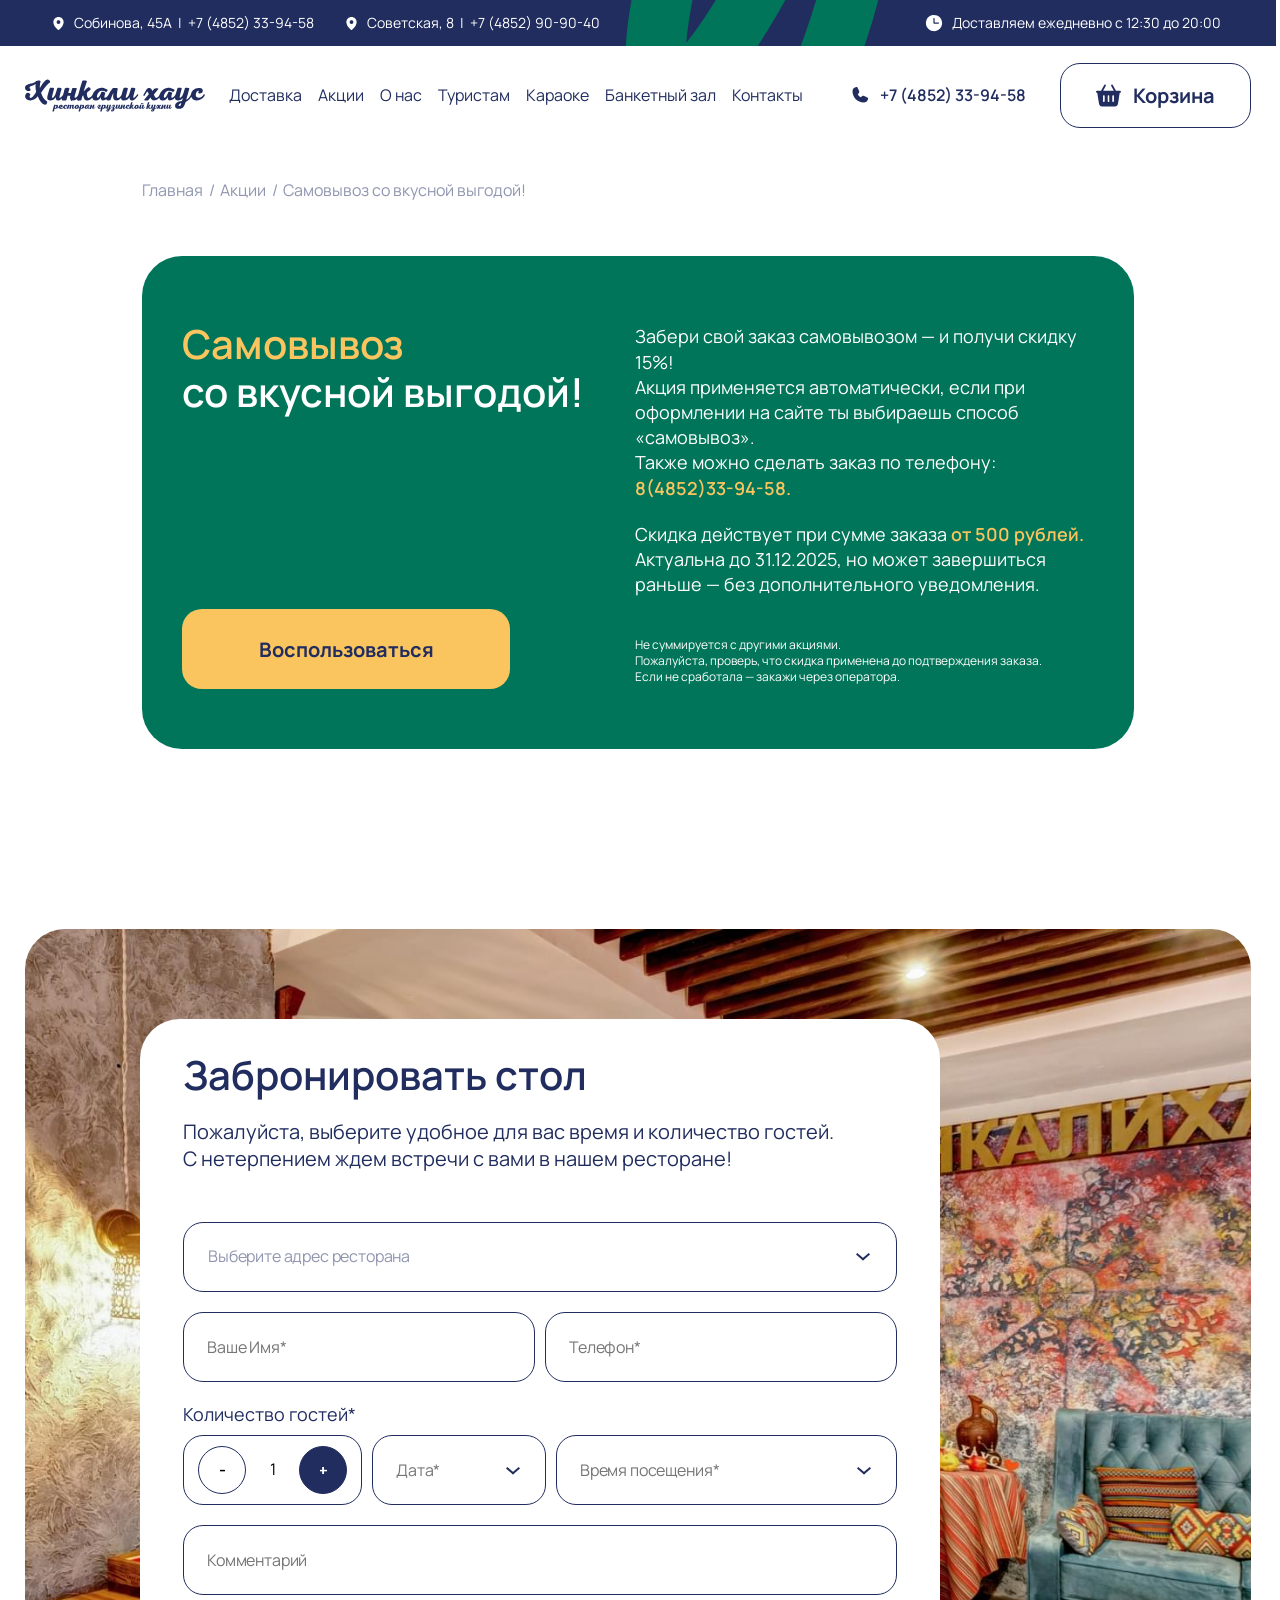
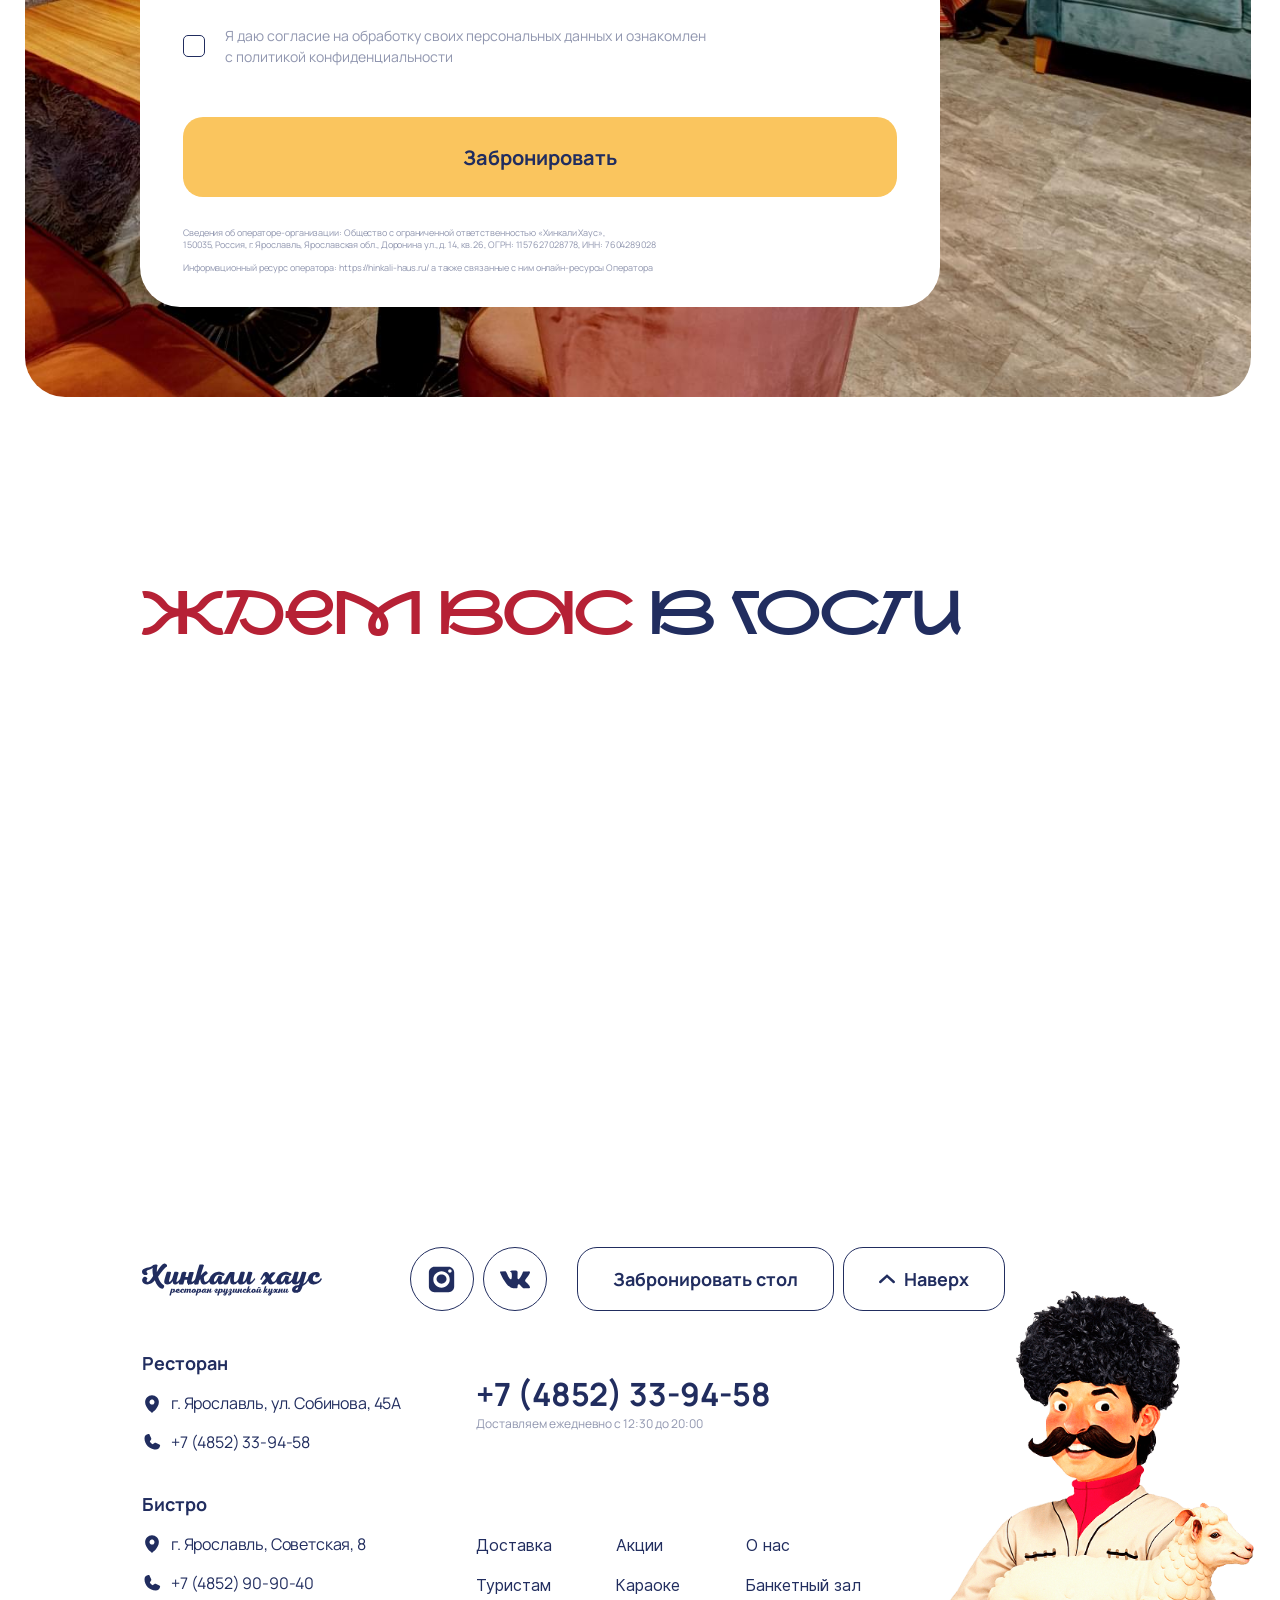
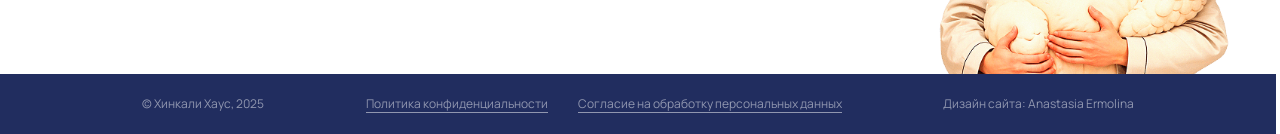
<file: promotion.html>
<!DOCTYPE html>
<html lang="ru">

<head>
  <meta charset="UTF-8" />
  <meta name="viewport" content="width=device-width, initial-scale=1" />
  <title>Грузинский ресторан Хинкали Хаус - Доставка грузинской кухни в Ярославле</title>
  <meta name="description" content="Доставка грузинской кухни в Ярославле" />
  <meta name="robots" content="follow, index, max-snippet:-1, max-video-preview:-1, max-image-preview:large" />

  <link rel="stylesheet" href="css/swiper-bundle.min.css" />

  <link rel="stylesheet" href="css/flatpickr.min.css" />

  <link rel="stylesheet" href="css/main.min.css" />

</head>

<body>
  <div class="site-wrapper">
    <header class="site-header">
      <div class="site-header__top">
        <div class="site-header__top-container container">
          <div class="site-header__top-body">
            <a href="/homepage.html" class="site-header__logo site-header__logo--mobile logo">
              <div class="logo__ibg ibg">
                <img data-lozad src="images/placeholder.png" data-src="images/logo-white.svg" alt="Логотип Хинкали Хаус" />
              </div>
            </a>
            <ul class="site-header__addresses">
              <li class="site-header__address">
                <span class="site-header__address-icon">
                  <img src="images/icons/map-pin-white.svg" alt="Метка карты" />
                </span>
                <span class="site-header__address-text">
                  Собинова, 45А <span class="site-header__address-separator">|</span>
                  <a href="tel:+74852339458" class="site-header__address-phone">+7 (4852) 33-94-58</a>
                </span>
              </li>
              <li class="site-header__address">
                <span class="site-header__address-icon">
                  <img src="images/icons/map-pin-white.svg" alt="Метка карты" />
                </span>
                <span class="site-header__address-text">
                  Советская, 8 <span class="site-header__address-separator">|</span>
                  <a href="tel:+74852909040" class="site-header__address-phone">+7 (4852) 90-90-40</a>
                </span>
              </li>
            </ul>
            <div class="site-header__schedule">
              <div class="site-header__schedule-icon">
                <img src="images/icons/clock-white.svg" alt="Часы" />
              </div>
              <p>
                Доставляем
                <br />
                <span class="mobile-hidden">ежедневно</span> с&nbsp;12:30 до&nbsp;20:00
              </p>
            </div>
            <ul class="site-header__socials socials">
              <li class="socials__item">
                <a href="#" class="socials__link socials__link--header socials__link--white">
                  <svg width="32" height="32" viewBox="0 0 32 32" fill="none" xmlns="http://www.w3.org/2000/svg">
                    <path d="M15.4974 11.1821C12.5644 11.1821 10.1821 13.3812 10.1821 16.0885C10.1821 18.7959 12.5644 21.0003 15.4974 21.0003C18.4304 21.0003 20.8185 18.7959 20.8185 16.0885C20.8185 13.3812 18.4304 11.1821 15.4974 11.1821Z" fill="currentColor" />
                    <path d="M22.9736 3H8.0264C4.7054 3 2 5.7054 2 9.0264V23.9736C2 27.3 4.7054 30 8.0264 30H22.9736C26.3 30 29 27.3 29 23.9736V9.0264C29 5.7054 26.3 3 22.9736 3ZM15.5 25.248C10.6778 25.248 6.752 21.3222 6.752 16.5C6.752 11.6778 10.6778 7.7574 15.5 7.7574C20.3222 7.7574 24.248 11.6778 24.248 16.5C24.248 21.3222 20.3222 25.248 15.5 25.248ZM24.4316 9.345C23.411 9.345 22.5794 8.5188 22.5794 7.4982C22.5794 6.4776 23.411 5.646 24.4316 5.646C25.4522 5.646 26.2838 6.4776 26.2838 7.4982C26.2838 8.5188 25.4522 9.345 24.4316 9.345Z" fill="currentColor" />
                  </svg>
                </a>
              </li>
              <li class="socials__item">
                <a href="#" class="socials__link socials__link--header socials__link--white">
                  <svg width="32" height="32" viewBox="0 0 32 32" fill="none" xmlns="http://www.w3.org/2000/svg">
                    <path d="M31.8283 24.1591C31.7896 24.0722 31.7535 24.0001 31.7199 23.9423C31.1647 22.9017 30.1037 21.6245 28.5376 20.1102L28.5046 20.0755L28.488 20.0585L28.4712 20.0411H28.4544C27.7437 19.336 27.2936 18.8618 27.1051 18.6191C26.7602 18.1567 26.6829 17.6887 26.8714 17.2144C27.0046 16.8561 27.5048 16.0994 28.3709 14.9433C28.8265 14.3306 29.1873 13.8396 29.4538 13.4696C31.3755 10.8109 32.2086 9.11191 31.953 8.37204L31.8538 8.19914C31.7871 8.09505 31.6149 7.99983 31.3376 7.91298C31.0596 7.82632 30.7042 7.81199 30.2709 7.86974L25.4727 7.90424C25.3949 7.87557 25.284 7.87825 25.1393 7.91298C24.9949 7.94772 24.9227 7.96515 24.9227 7.96515L24.8392 8.00857L24.7729 8.06074C24.7173 8.09523 24.6562 8.1559 24.5895 8.24262C24.5232 8.32904 24.4677 8.43046 24.4233 8.54603C23.9009 9.94469 23.307 11.2451 22.6404 12.4472C22.2294 13.164 21.8519 13.7852 21.5072 14.3111C21.163 14.8369 20.8742 15.2243 20.6411 15.4726C20.4077 15.7212 20.197 15.9203 20.0078 16.0708C19.8189 16.2213 19.6747 16.2848 19.5749 16.2616C19.4748 16.2383 19.3806 16.2152 19.2913 16.1922C19.1359 16.0881 19.0109 15.9465 18.9167 15.7674C18.822 15.5882 18.7583 15.3627 18.725 15.0911C18.6918 14.8193 18.6722 14.5855 18.6666 14.3889C18.6614 14.1925 18.6638 13.9148 18.6751 13.5565C18.6866 13.198 18.6918 12.9555 18.6918 12.8283C18.6918 12.389 18.7001 11.9122 18.7166 11.3978C18.7334 10.8834 18.747 10.4759 18.7584 10.1756C18.7697 9.87509 18.7749 9.55711 18.7749 9.22189C18.7749 8.88666 18.7553 8.62376 18.7166 8.43295C18.6783 8.24238 18.6195 8.0574 18.5421 7.87806C18.4642 7.69891 18.3502 7.56033 18.2005 7.46195C18.0506 7.36369 17.8642 7.28571 17.6424 7.22777C17.0537 7.08913 16.304 7.01413 15.393 7.00247C13.3271 6.97939 11.9997 7.11822 11.411 7.41877C11.1778 7.54575 10.9667 7.71926 10.778 7.93873C10.578 8.19313 10.5501 8.33196 10.6945 8.35479C11.361 8.4587 11.8329 8.70726 12.1106 9.10024L12.2107 9.30849C12.2885 9.45873 12.3662 9.72473 12.444 10.1061C12.5217 10.4875 12.5718 10.9094 12.5939 11.3715C12.6493 12.2155 12.6493 12.9379 12.5939 13.5389C12.5383 14.1401 12.4857 14.6082 12.4356 14.9434C12.3855 15.2786 12.3106 15.5503 12.2107 15.7583C12.1106 15.9663 12.044 16.0935 12.0106 16.1396C11.9773 16.1858 11.9495 16.2149 11.9275 16.2263C11.7831 16.2839 11.6329 16.3132 11.4775 16.3132C11.3219 16.3132 11.1332 16.2322 10.9111 16.0703C10.689 15.9084 10.4586 15.686 10.2197 15.4027C9.98088 15.1194 9.7115 14.7236 9.4115 14.215C9.11172 13.7065 8.80069 13.1054 8.47856 12.4119L8.21205 11.9089C8.04544 11.5854 7.81786 11.1142 7.52905 10.4959C7.24007 9.8774 6.98465 9.27909 6.76261 8.70113C6.67385 8.45839 6.5405 8.2736 6.36281 8.14643L6.27942 8.09426C6.22398 8.04811 6.13499 7.9991 6.01291 7.94687C5.89065 7.8947 5.76309 7.85729 5.62968 7.83428L1.06456 7.86877C0.598062 7.86877 0.28154 7.97875 0.114875 8.19841L0.0481746 8.30232C0.0148534 8.3602 -0.00195312 8.45263 -0.00195312 8.57985C-0.00195312 8.70702 0.0313681 8.8631 0.0980689 9.0479C0.764493 10.6779 1.48922 12.2499 2.27224 13.7641C3.05525 15.2783 3.73568 16.4981 4.31312 17.4222C4.89066 18.3471 5.47936 19.22 6.0792 20.0404C6.67904 20.8612 7.07609 21.3872 7.27036 21.6182C7.46486 21.8497 7.61764 22.0228 7.72869 22.1384L8.14529 22.5544C8.41186 22.8319 8.80331 23.1642 9.31982 23.5514C9.83644 23.9388 10.4084 24.3201 11.036 24.6961C11.6636 25.0715 12.3938 25.3778 13.227 25.6147C14.06 25.8519 14.8708 25.947 15.6595 25.9011H17.5755C17.9641 25.8662 18.2585 25.739 18.4586 25.5195L18.5249 25.4326C18.5695 25.3637 18.6112 25.2565 18.6498 25.1122C18.6887 24.9678 18.7081 24.8086 18.7081 24.6354C18.6967 24.1385 18.7331 23.6906 18.8162 23.2919C18.8992 22.8932 18.9939 22.5927 19.0997 22.3903C19.2055 22.1881 19.3249 22.0174 19.4578 21.8791C19.591 21.7404 19.6859 21.6564 19.7415 21.6275C19.7969 21.5984 19.841 21.5787 19.8744 21.5668C20.1409 21.4744 20.4547 21.5639 20.816 21.8358C21.177 22.1075 21.5157 22.4429 21.8324 22.8415C22.149 23.2405 22.5294 23.6881 22.9736 24.1851C23.4181 24.6822 23.8067 25.0517 24.1398 25.2948L24.4729 25.5029C24.6954 25.6417 24.9842 25.7689 25.3397 25.8845C25.6945 26 26.0055 26.0289 26.2724 25.9711L30.5375 25.9019C30.9594 25.9019 31.2876 25.8292 31.5204 25.685C31.7538 25.5405 31.8924 25.3813 31.9371 25.2082C31.9816 25.0349 31.984 24.8382 31.9455 24.6184C31.906 24.3991 31.8671 24.2457 31.8283 24.1591Z" fill="currentColor" />
                  </svg>
                </a>
              </li>
            </ul>
          </div>
        </div>
      </div>
      <div class="site-header__wrapper">
        <div class="site-header__container container">
          <div class="site-header__body">
            <a href="/homepage.html" class="site-header__logo logo">
              <div class="logo__ibg ibg">
                <img data-lozad src="images/placeholder.png" data-src="images/logo.svg" alt="Логотип Хинкали Хаус" />
              </div>
            </a>
            <nav class="site-header__menu site-header__menu--desktop menu">
              <ul class="menu__list">
                <li class="menu__item">
                  <a href="#" class="menu__link hovered-link">Доставка</a>
                </li>
                <li class="menu__item">
                  <a href="#" class="menu__link hovered-link">Акции</a>
                </li>
                <li class="menu__item">
                  <a href="#" class="menu__link hovered-link">О нас</a>
                </li>
                <li class="menu__item">
                  <a href="#" class="menu__link hovered-link">Туристам</a>
                </li>
                <li class="menu__item">
                  <a href="#" class="menu__link hovered-link">Караоке</a>
                </li>
                <li class="menu__item">
                  <a href="#" class="menu__link hovered-link">Банкетный зал</a>
                </li>
                <li class="menu__item">
                  <a href="#" class="menu__link hovered-link">Контакты</a>
                </li>
              </ul>
            </nav>
            <a href="tel:+74852339458" class="site-header__phone">
              <span class="site-header__phone-icon">
                <img src="images/icons/phone-blue.svg" alt="Телефон" />
              </span>
              +7 (4852) 33-94-58
            </a>
            <a href="#" class="site-header__basket-button button">
              <span class="button__icon button__icon--basket">
                <img src="images/icons/basket-blue.svg" alt="Корзина" />
              </span>
              Корзина
            </a>
            <button type="button" class="site-header__burger burger">
              <span class="burger__line"></span>
            </button>
          </div>
        </div>
      </div>
      <div class="site-header__burger-menu burger-menu">
        <div class="burger-menu__top">
          <a href="/homepage.html" class="burger-menu__logo logo">
            <div class="logo__ibg ibg">
              <img data-lozad src="images/placeholder.png" data-src="images/logo-white.svg" alt="Логотип Хинкали Хаус" />
            </div>
          </a>
          <ul class="burger-menu__socials socials">
            <li class="socials__item">
              <a href="#" class="socials__link socials__link--white">
                <svg width="32" height="32" viewBox="0 0 32 32" fill="none" xmlns="http://www.w3.org/2000/svg">
                  <path d="M15.4974 11.1821C12.5644 11.1821 10.1821 13.3812 10.1821 16.0885C10.1821 18.7959 12.5644 21.0003 15.4974 21.0003C18.4304 21.0003 20.8185 18.7959 20.8185 16.0885C20.8185 13.3812 18.4304 11.1821 15.4974 11.1821Z" fill="currentColor" />
                  <path d="M22.9736 3H8.0264C4.7054 3 2 5.7054 2 9.0264V23.9736C2 27.3 4.7054 30 8.0264 30H22.9736C26.3 30 29 27.3 29 23.9736V9.0264C29 5.7054 26.3 3 22.9736 3ZM15.5 25.248C10.6778 25.248 6.752 21.3222 6.752 16.5C6.752 11.6778 10.6778 7.7574 15.5 7.7574C20.3222 7.7574 24.248 11.6778 24.248 16.5C24.248 21.3222 20.3222 25.248 15.5 25.248ZM24.4316 9.345C23.411 9.345 22.5794 8.5188 22.5794 7.4982C22.5794 6.4776 23.411 5.646 24.4316 5.646C25.4522 5.646 26.2838 6.4776 26.2838 7.4982C26.2838 8.5188 25.4522 9.345 24.4316 9.345Z" fill="currentColor" />
                </svg>
              </a>
            </li>
            <li class="socials__item">
              <a href="#" class="socials__link socials__link--white">
                <svg width="32" height="32" viewBox="0 0 32 32" fill="none" xmlns="http://www.w3.org/2000/svg">
                  <path d="M31.8283 24.1591C31.7896 24.0722 31.7535 24.0001 31.7199 23.9423C31.1647 22.9017 30.1037 21.6245 28.5376 20.1102L28.5046 20.0755L28.488 20.0585L28.4712 20.0411H28.4544C27.7437 19.336 27.2936 18.8618 27.1051 18.6191C26.7602 18.1567 26.6829 17.6887 26.8714 17.2144C27.0046 16.8561 27.5048 16.0994 28.3709 14.9433C28.8265 14.3306 29.1873 13.8396 29.4538 13.4696C31.3755 10.8109 32.2086 9.11191 31.953 8.37204L31.8538 8.19914C31.7871 8.09505 31.6149 7.99983 31.3376 7.91298C31.0596 7.82632 30.7042 7.81199 30.2709 7.86974L25.4727 7.90424C25.3949 7.87557 25.284 7.87825 25.1393 7.91298C24.9949 7.94772 24.9227 7.96515 24.9227 7.96515L24.8392 8.00857L24.7729 8.06074C24.7173 8.09523 24.6562 8.1559 24.5895 8.24262C24.5232 8.32904 24.4677 8.43046 24.4233 8.54603C23.9009 9.94469 23.307 11.2451 22.6404 12.4472C22.2294 13.164 21.8519 13.7852 21.5072 14.3111C21.163 14.8369 20.8742 15.2243 20.6411 15.4726C20.4077 15.7212 20.197 15.9203 20.0078 16.0708C19.8189 16.2213 19.6747 16.2848 19.5749 16.2616C19.4748 16.2383 19.3806 16.2152 19.2913 16.1922C19.1359 16.0881 19.0109 15.9465 18.9167 15.7674C18.822 15.5882 18.7583 15.3627 18.725 15.0911C18.6918 14.8193 18.6722 14.5855 18.6666 14.3889C18.6614 14.1925 18.6638 13.9148 18.6751 13.5565C18.6866 13.198 18.6918 12.9555 18.6918 12.8283C18.6918 12.389 18.7001 11.9122 18.7166 11.3978C18.7334 10.8834 18.747 10.4759 18.7584 10.1756C18.7697 9.87509 18.7749 9.55711 18.7749 9.22189C18.7749 8.88666 18.7553 8.62376 18.7166 8.43295C18.6783 8.24238 18.6195 8.0574 18.5421 7.87806C18.4642 7.69891 18.3502 7.56033 18.2005 7.46195C18.0506 7.36369 17.8642 7.28571 17.6424 7.22777C17.0537 7.08913 16.304 7.01413 15.393 7.00247C13.3271 6.97939 11.9997 7.11822 11.411 7.41877C11.1778 7.54575 10.9667 7.71926 10.778 7.93873C10.578 8.19313 10.5501 8.33196 10.6945 8.35479C11.361 8.4587 11.8329 8.70726 12.1106 9.10024L12.2107 9.30849C12.2885 9.45873 12.3662 9.72473 12.444 10.1061C12.5217 10.4875 12.5718 10.9094 12.5939 11.3715C12.6493 12.2155 12.6493 12.9379 12.5939 13.5389C12.5383 14.1401 12.4857 14.6082 12.4356 14.9434C12.3855 15.2786 12.3106 15.5503 12.2107 15.7583C12.1106 15.9663 12.044 16.0935 12.0106 16.1396C11.9773 16.1858 11.9495 16.2149 11.9275 16.2263C11.7831 16.2839 11.6329 16.3132 11.4775 16.3132C11.3219 16.3132 11.1332 16.2322 10.9111 16.0703C10.689 15.9084 10.4586 15.686 10.2197 15.4027C9.98088 15.1194 9.7115 14.7236 9.4115 14.215C9.11172 13.7065 8.80069 13.1054 8.47856 12.4119L8.21205 11.9089C8.04544 11.5854 7.81786 11.1142 7.52905 10.4959C7.24007 9.8774 6.98465 9.27909 6.76261 8.70113C6.67385 8.45839 6.5405 8.2736 6.36281 8.14643L6.27942 8.09426C6.22398 8.04811 6.13499 7.9991 6.01291 7.94687C5.89065 7.8947 5.76309 7.85729 5.62968 7.83428L1.06456 7.86877C0.598062 7.86877 0.28154 7.97875 0.114875 8.19841L0.0481746 8.30232C0.0148534 8.3602 -0.00195312 8.45263 -0.00195312 8.57985C-0.00195312 8.70702 0.0313681 8.8631 0.0980689 9.0479C0.764493 10.6779 1.48922 12.2499 2.27224 13.7641C3.05525 15.2783 3.73568 16.4981 4.31312 17.4222C4.89066 18.3471 5.47936 19.22 6.0792 20.0404C6.67904 20.8612 7.07609 21.3872 7.27036 21.6182C7.46486 21.8497 7.61764 22.0228 7.72869 22.1384L8.14529 22.5544C8.41186 22.8319 8.80331 23.1642 9.31982 23.5514C9.83644 23.9388 10.4084 24.3201 11.036 24.6961C11.6636 25.0715 12.3938 25.3778 13.227 25.6147C14.06 25.8519 14.8708 25.947 15.6595 25.9011H17.5755C17.9641 25.8662 18.2585 25.739 18.4586 25.5195L18.5249 25.4326C18.5695 25.3637 18.6112 25.2565 18.6498 25.1122C18.6887 24.9678 18.7081 24.8086 18.7081 24.6354C18.6967 24.1385 18.7331 23.6906 18.8162 23.2919C18.8992 22.8932 18.9939 22.5927 19.0997 22.3903C19.2055 22.1881 19.3249 22.0174 19.4578 21.8791C19.591 21.7404 19.6859 21.6564 19.7415 21.6275C19.7969 21.5984 19.841 21.5787 19.8744 21.5668C20.1409 21.4744 20.4547 21.5639 20.816 21.8358C21.177 22.1075 21.5157 22.4429 21.8324 22.8415C22.149 23.2405 22.5294 23.6881 22.9736 24.1851C23.4181 24.6822 23.8067 25.0517 24.1398 25.2948L24.4729 25.5029C24.6954 25.6417 24.9842 25.7689 25.3397 25.8845C25.6945 26 26.0055 26.0289 26.2724 25.9711L30.5375 25.9019C30.9594 25.9019 31.2876 25.8292 31.5204 25.685C31.7538 25.5405 31.8924 25.3813 31.9371 25.2082C31.9816 25.0349 31.984 24.8382 31.9455 24.6184C31.906 24.3991 31.8671 24.2457 31.8283 24.1591Z" fill="currentColor" />
                </svg>
              </a>
            </li>
          </ul>
        </div>
        <nav class="burger-menu__menu menu">
          <ul class="menu__list">
            <li class="menu__item">
              <a href="#" class="menu__link hovered-link">Доставка</a>
            </li>
            <li class="menu__item">
              <a href="#" class="menu__link hovered-link">Акции</a>
            </li>
            <li class="menu__item">
              <a href="#" class="menu__link hovered-link">О нас</a>
            </li>
            <li class="menu__item">
              <a href="#" class="menu__link hovered-link">Туристам</a>
            </li>
            <li class="menu__item">
              <a href="#" class="menu__link hovered-link">Караоке</a>
            </li>
            <li class="menu__item">
              <a href="#" class="menu__link hovered-link">Банкетный зал</a>
            </li>
            <li class="menu__item">
              <a href="#" class="menu__link hovered-link">Контакты</a>
            </li>
          </ul>
        </nav>
        <button data-popup="table-booking" type="button" class="burger-menu__button button button--white">Забронировать стол</button>
      </div>
    </header>

    <main class="site-page">
      <section class="hero-promotion section">
        <div class="container">
          <ul class="hero-promotion__breadcrumbs breadcrumbs">
            <li class="breadcrumbs__item">
              <a href="/homepage.html" class="breadcrumbs__link">Главная</a>
            </li>
            <li class="breadcrumbs__item">
              <a href="/promotions.html" class="breadcrumbs__link">Акции</a>
            </li>
            <li class="breadcrumbs__item">
              <span class="breadcrumbs__current">Самовывоз со вкусной выгодой!</span>
            </li>
          </ul>
          <div class="hero-promotion__body green-background">
            <div class="hero-promotion__left">
              <h1 class="hero-promotion__title h3">
                <span class="yellow-text">Самовывоз</span>
                <br />со&nbsp;вкусной выгодой!
              </h1>
              <a href="#" class="hero-promotion__button hero-promotion__button--desktop button button--yellow">Воспользоваться</a>
            </div>
            <div class="hero-promotion__right">
              <div class="hero-promotion__text">
                <p>
                  Забери свой заказ самовывозом&nbsp;&mdash; и&nbsp;получи скидку 15%!
                  <br />
                  Акция применяется автоматически, если при оформлении на&nbsp;сайте ты&nbsp;выбираешь способ &laquo;самовывоз&raquo;.
                  <br />
                  Также можно сделать заказ по&nbsp;телефону: <strong class="yellow-text">8(4852)33-94-58.</strong>
                </p>
                <p>
                  Скидка действует при сумме заказа <strong class="yellow-text">от&nbsp;500&nbsp;рублей.</strong>
                  <br />
                  Актуальна до&nbsp;31.12.2025, но&nbsp;может завершиться раньше&nbsp;&mdash; без&nbsp;дополнительного уведомления.
                </p>
              </div>
              <p class="hero-promotion__disclaimer">
                Не&nbsp;суммируется с&nbsp;другими акциями.
                <br />
                Пожалуйста, проверь, что скидка применена до&nbsp;подтверждения заказа. Если не&nbsp;сработала&nbsp;&mdash; закажи через оператора.
              </p>
            </div>
          </div>
          <a href="#" class="hero-promotion__button hero-promotion__button--mobile button button--yellow">Воспользоваться</a>
        </div>
      </section>

      <section class="table-booking-section section section--has-wrapper-with-background">
        <div class="table-booking-section__wrapper">
          <div class="table-booking-section__image ibg">
            <picture data-lozad>
              <source srcset="images/sections/table-booking/background@2x.jpg" media="(min-resolution: 2dpxx)" />
              <source srcset="images/sections/table-booking/background.jpg" />
              <img src="images/placeholder.png" alt="Хинкали хаус" />
            </picture>
          </div>
          <div class="container container--in-wrapper">
            <div class="table-booking-section__body">
              <h2 class="table-booking-section__title h3">Забронировать стол</h2>
              <div class="table-booking-section__text">
                <p>
                  Пожалуйста, выберите удобное для вас время и&nbsp;количество гостей.
                  <br />
                  С&nbsp;нетерпением ждем встречи с&nbsp;вами в&nbsp;нашем ресторане!
                </p>
              </div>
              <form action="#" class="table-booking-section__form table-booking">
                <div class="table-booking__restaurant selector">
                  <button type="button" class="selector__toggler" data-select="toggle" data-index="-1">
                    <span class="selector__toggler-text" data-select="toggle-text"> Выберите адрес ресторана </span>
                    <span class="selector__arrow">
                      <svg width="16" height="17" viewBox="0 0 16 17" fill="none" xmlns="http://www.w3.org/2000/svg">
                        <path d="M9.30177 10.9816L8.00019 12.5001L1.00005 6.49996L2.30164 4.98145L9.30177 10.9816Z" fill="currentColor" />
                        <path d="M6.69823 10.9816L7.99981 12.5001L14.9999 6.49996L13.6984 4.98145L6.69823 10.9816Z" fill="currentColor" />
                      </svg>
                    </span>
                  </button>
                  <ul class="selector__dropdown">
                    <li class="selector__option" data-select="option" data-value="г. Ярославль, ул. Собинова, 45А" data-index="0">
                      г. Ярославль, ул. Собинова, 45А
                    </li>
                    <li class="selector__option" data-select="option" data-value="г. Ярославль, Советская, 8" data-index="1">
                      г. Ярославль, Советская, 8
                    </li>
                  </ul>
                  <input class="selector__input visually-hidden" type="text" name="restaurant-address" value="" placeholder="Выберите адрес ресторана" />
                </div>
                <div class="table-booking__name-and-phone">
                  <div class="table-booking__item">
                    <input class="table-booking__input input" type="text" name="name" placeholder="Ваше Имя*" required />
                  </div>
                  <div class="table-booking__item">
                    <input class="table-booking__input input" type="tel" name="phone" placeholder="Телефон*" required />
                  </div>
                </div>
                <div class="table-booking__body">
                  <div class="table-booking__item">
                    <label class="table-booking__label table-booking__label--guests-counter">Количество гостей*</label>
                    <div class="table-booking__guests-counter counter-input">
                      <button class="counter-input__button" type="button" data-decrement>-</button>
                      <input class="counter-input__input" type="number" name="guests-counter-input" value="1" min="1" />
                      <button class="counter-input__button counter-input__button--increment" type="button" data-increment>+</button>
                    </div>
                  </div>
                  <div class="table-booking__item">
                    <div class="picker-input">
                      <input class="table-booking__input picker-input__input input" type="text" name="date" placeholder="Дата*" data-datepicker />
                    </div>
                  </div>
                  <div class="table-booking__item table-booking__item--time">
                    <div class="picker-input">
                      <input class="table-booking__input picker-input__input input" type="text" name="time" placeholder="Время посещения*" data-timepicker />
                    </div>
                  </div>
                </div>
                <div class="table-booking__item">
                  <input class="table-booking__input input" type="text" name="comment" placeholder="Комментарий" />
                </div>
                <label class="table-booking__policy checkbox">
                  <input type="checkbox" name="policy" class="visually-hidden" />
                  <div class="checkbox__indicator"></div>
                  <p class="checkbox__text">
                    Я&nbsp;даю согласие на&nbsp;обработку своих персональных данных и&nbsp;ознакомлен с&nbsp;политикой конфиденциальности
                  </p>
                </label>
                <button class="table-booking__button button button--yellow">Забронировать</button>
                <div class="table-booking__operator operator-text">
                  <p>
                    Сведения об&nbsp;операторе-организации: Общество с&nbsp;ограниченной ответственностью &laquo;Хинкали Хаус&raquo;,
                    <br />
                    150035, Россия, г. Ярославль, Ярославская обл., Доронина&nbsp;ул., д.&nbsp;14, кв.&nbsp;26, ОГРН: 1157627028778, ИНН: 7604289028
                  </p>
                  <p>Информационный ресурс оператора: https://hinkali-haus.ru/ а&nbsp;также связанные с&nbsp;ним онлайн-ресурсы Оператора</p>
                </div>
              </form>
              <button class="table-booking-section__button button button--yellow" type="button" data-popup-btn="table-booking">Забронировать</button>
            </div>
          </div>
        </div>
      </section>

      <section class="map-section">
        <div class="container">
          <h2 class="map-section__title h2">
            <span class="red-text">Ждем вас</span> в&nbsp;гости
          </h2>
          <div class="map-section__wrapper">
            <div data-map class="map-section__body"></div>
          </div>
        </div>
      </section>

    </main>
    <footer class="site-footer">
      <div class="container">
        <div class="site-footer__top">
          <a href="/homepage.html" class="site-footer__logo logo">
            <div class="logo__ibg ibg">
              <img data-lozad src="images/placeholder.png" data-src="images/logo.svg" alt="Логотип Хинкали Хаус" />
            </div>
          </a>
          <ul class="site-footer__socials socials">
            <li class="socials__item">
              <a href="#" class="socials__link">
                <svg width="32" height="32" viewBox="0 0 32 32" fill="none" xmlns="http://www.w3.org/2000/svg">
                  <path d="M15.4974 11.1821C12.5644 11.1821 10.1821 13.3812 10.1821 16.0885C10.1821 18.7959 12.5644 21.0003 15.4974 21.0003C18.4304 21.0003 20.8185 18.7959 20.8185 16.0885C20.8185 13.3812 18.4304 11.1821 15.4974 11.1821Z" fill="currentColor" />
                  <path d="M22.9736 3H8.0264C4.7054 3 2 5.7054 2 9.0264V23.9736C2 27.3 4.7054 30 8.0264 30H22.9736C26.3 30 29 27.3 29 23.9736V9.0264C29 5.7054 26.3 3 22.9736 3ZM15.5 25.248C10.6778 25.248 6.752 21.3222 6.752 16.5C6.752 11.6778 10.6778 7.7574 15.5 7.7574C20.3222 7.7574 24.248 11.6778 24.248 16.5C24.248 21.3222 20.3222 25.248 15.5 25.248ZM24.4316 9.345C23.411 9.345 22.5794 8.5188 22.5794 7.4982C22.5794 6.4776 23.411 5.646 24.4316 5.646C25.4522 5.646 26.2838 6.4776 26.2838 7.4982C26.2838 8.5188 25.4522 9.345 24.4316 9.345Z" fill="currentColor" />
                </svg>
              </a>
            </li>
            <li class="socials__item">
              <a href="#" class="socials__link">
                <svg width="32" height="32" viewBox="0 0 32 32" fill="none" xmlns="http://www.w3.org/2000/svg">
                  <path d="M31.8283 24.1591C31.7896 24.0722 31.7535 24.0001 31.7199 23.9423C31.1647 22.9017 30.1037 21.6245 28.5376 20.1102L28.5046 20.0755L28.488 20.0585L28.4712 20.0411H28.4544C27.7437 19.336 27.2936 18.8618 27.1051 18.6191C26.7602 18.1567 26.6829 17.6887 26.8714 17.2144C27.0046 16.8561 27.5048 16.0994 28.3709 14.9433C28.8265 14.3306 29.1873 13.8396 29.4538 13.4696C31.3755 10.8109 32.2086 9.11191 31.953 8.37204L31.8538 8.19914C31.7871 8.09505 31.6149 7.99983 31.3376 7.91298C31.0596 7.82632 30.7042 7.81199 30.2709 7.86974L25.4727 7.90424C25.3949 7.87557 25.284 7.87825 25.1393 7.91298C24.9949 7.94772 24.9227 7.96515 24.9227 7.96515L24.8392 8.00857L24.7729 8.06074C24.7173 8.09523 24.6562 8.1559 24.5895 8.24262C24.5232 8.32904 24.4677 8.43046 24.4233 8.54603C23.9009 9.94469 23.307 11.2451 22.6404 12.4472C22.2294 13.164 21.8519 13.7852 21.5072 14.3111C21.163 14.8369 20.8742 15.2243 20.6411 15.4726C20.4077 15.7212 20.197 15.9203 20.0078 16.0708C19.8189 16.2213 19.6747 16.2848 19.5749 16.2616C19.4748 16.2383 19.3806 16.2152 19.2913 16.1922C19.1359 16.0881 19.0109 15.9465 18.9167 15.7674C18.822 15.5882 18.7583 15.3627 18.725 15.0911C18.6918 14.8193 18.6722 14.5855 18.6666 14.3889C18.6614 14.1925 18.6638 13.9148 18.6751 13.5565C18.6866 13.198 18.6918 12.9555 18.6918 12.8283C18.6918 12.389 18.7001 11.9122 18.7166 11.3978C18.7334 10.8834 18.747 10.4759 18.7584 10.1756C18.7697 9.87509 18.7749 9.55711 18.7749 9.22189C18.7749 8.88666 18.7553 8.62376 18.7166 8.43295C18.6783 8.24238 18.6195 8.0574 18.5421 7.87806C18.4642 7.69891 18.3502 7.56033 18.2005 7.46195C18.0506 7.36369 17.8642 7.28571 17.6424 7.22777C17.0537 7.08913 16.304 7.01413 15.393 7.00247C13.3271 6.97939 11.9997 7.11822 11.411 7.41877C11.1778 7.54575 10.9667 7.71926 10.778 7.93873C10.578 8.19313 10.5501 8.33196 10.6945 8.35479C11.361 8.4587 11.8329 8.70726 12.1106 9.10024L12.2107 9.30849C12.2885 9.45873 12.3662 9.72473 12.444 10.1061C12.5217 10.4875 12.5718 10.9094 12.5939 11.3715C12.6493 12.2155 12.6493 12.9379 12.5939 13.5389C12.5383 14.1401 12.4857 14.6082 12.4356 14.9434C12.3855 15.2786 12.3106 15.5503 12.2107 15.7583C12.1106 15.9663 12.044 16.0935 12.0106 16.1396C11.9773 16.1858 11.9495 16.2149 11.9275 16.2263C11.7831 16.2839 11.6329 16.3132 11.4775 16.3132C11.3219 16.3132 11.1332 16.2322 10.9111 16.0703C10.689 15.9084 10.4586 15.686 10.2197 15.4027C9.98088 15.1194 9.7115 14.7236 9.4115 14.215C9.11172 13.7065 8.80069 13.1054 8.47856 12.4119L8.21205 11.9089C8.04544 11.5854 7.81786 11.1142 7.52905 10.4959C7.24007 9.8774 6.98465 9.27909 6.76261 8.70113C6.67385 8.45839 6.5405 8.2736 6.36281 8.14643L6.27942 8.09426C6.22398 8.04811 6.13499 7.9991 6.01291 7.94687C5.89065 7.8947 5.76309 7.85729 5.62968 7.83428L1.06456 7.86877C0.598062 7.86877 0.28154 7.97875 0.114875 8.19841L0.0481746 8.30232C0.0148534 8.3602 -0.00195312 8.45263 -0.00195312 8.57985C-0.00195312 8.70702 0.0313681 8.8631 0.0980689 9.0479C0.764493 10.6779 1.48922 12.2499 2.27224 13.7641C3.05525 15.2783 3.73568 16.4981 4.31312 17.4222C4.89066 18.3471 5.47936 19.22 6.0792 20.0404C6.67904 20.8612 7.07609 21.3872 7.27036 21.6182C7.46486 21.8497 7.61764 22.0228 7.72869 22.1384L8.14529 22.5544C8.41186 22.8319 8.80331 23.1642 9.31982 23.5514C9.83644 23.9388 10.4084 24.3201 11.036 24.6961C11.6636 25.0715 12.3938 25.3778 13.227 25.6147C14.06 25.8519 14.8708 25.947 15.6595 25.9011H17.5755C17.9641 25.8662 18.2585 25.739 18.4586 25.5195L18.5249 25.4326C18.5695 25.3637 18.6112 25.2565 18.6498 25.1122C18.6887 24.9678 18.7081 24.8086 18.7081 24.6354C18.6967 24.1385 18.7331 23.6906 18.8162 23.2919C18.8992 22.8932 18.9939 22.5927 19.0997 22.3903C19.2055 22.1881 19.3249 22.0174 19.4578 21.8791C19.591 21.7404 19.6859 21.6564 19.7415 21.6275C19.7969 21.5984 19.841 21.5787 19.8744 21.5668C20.1409 21.4744 20.4547 21.5639 20.816 21.8358C21.177 22.1075 21.5157 22.4429 21.8324 22.8415C22.149 23.2405 22.5294 23.6881 22.9736 24.1851C23.4181 24.6822 23.8067 25.0517 24.1398 25.2948L24.4729 25.5029C24.6954 25.6417 24.9842 25.7689 25.3397 25.8845C25.6945 26 26.0055 26.0289 26.2724 25.9711L30.5375 25.9019C30.9594 25.9019 31.2876 25.8292 31.5204 25.685C31.7538 25.5405 31.8924 25.3813 31.9371 25.2082C31.9816 25.0349 31.984 24.8382 31.9455 24.6184C31.906 24.3991 31.8671 24.2457 31.8283 24.1591Z" fill="currentColor" />
                </svg>
              </a>
            </li>
          </ul>
          <div class="site-footer__phone site-footer__phone--mobile">
            <a href="tel:+74852339458" class="site-footer__phone-link">+7 (4852) 33-94-58</a>
            <p class="site-footer__phone-text">Доставляем ежедневно с&nbsp;12:30 до&nbsp;20:00</p>
          </div>
          <div class="site-footer__buttons">
            <button class="site-footer__button button" type="button" data-popup-btn="table-booking">Забронировать стол</button>
            <a href="/delivery.html" class="site-footer__button site-footer__button--delivery button button--yellow">Заказать доставку</a>
            <button class="site-footer__button site-footer__button--scroll-up button button--scroll-up" type="button" data-scroll-up>
              <span class="button__icon button__icon--arrow">
                <svg viewBox="0 0 13 8" fill="none" xmlns="http://www.w3.org/2000/svg">
                  <path d="M0.327129 5.75977C-0.0815123 6.13126 -0.111714 6.76419 0.259746 7.17285C0.631238 7.58149 1.26417 7.6117 1.67283 7.24023L6.49998 2.85156L11.3271 7.24023C11.7358 7.61169 12.3687 7.58149 12.7402 7.17285C13.1117 6.76419 13.0815 6.13126 12.6728 5.75977L6.49998 0.148437L0.327129 5.75977Z" fill="currentColor" />
                </svg>
              </span>
              Наверх
            </button>
          </div>
        </div>
        <div class="site-footer__body">
          <div class="site-footer__places">
            <div class="site-footer__place">
              <p class="site-footer__place-name">Ресторан</p>
              <ul class="site-footer__place-info">
                <li class="site-footer__place-info-item">
                  <a href="https://yandex.ru/maps/-/CHvriH1O" target="_blank" class="site-footer__place-info-link hovered-link">
                    <span class="site-footer__place-info-link-icon">
                      <img src="images/icons/map-pin-blue.svg" alt="Метка карты" />
                    </span>
                    г. Ярославль, ул. Собинова, 45А
                  </a>
                </li>
                <li class="site-footer__place-info-item">
                  <a href="tel:+74852339458" target="_blank" class="site-footer__place-info-link hovered-link">
                    <span class="site-footer__place-info-link-icon">
                      <img src="images/icons/phone-blue.svg" alt="Телефон" />
                    </span>
                    +7 (4852) 33-94-58
                  </a>
                </li>
              </ul>
            </div>
            <div class="site-footer__place">
              <p class="site-footer__place-name">Бистро</p>
              <ul class="site-footer__place-info">
                <li class="site-footer__place-info-item">
                  <a href="https://yandex.ru/maps/-/CHvrmD3B" target="_blank" class="site-footer__place-info-link hovered-link">
                    <span class="site-footer__place-info-link-icon">
                      <img src="images/icons/map-pin-blue.svg" alt="Метка карты" />
                    </span>
                    г. Ярославль, Советская, 8
                  </a>
                </li>
                <li class="site-footer__place-info-item">
                  <a href="tel:+74852909040" target="_blank" class="site-footer__place-info-link hovered-link">
                    <span class="site-footer__place-info-link-icon">
                      <img src="images/icons/phone-blue.svg" alt="Телефон" />
                    </span>
                    +7 (4852) 90-90-40
                  </a>
                </li>
              </ul>
            </div>
          </div>
          <div class="site-footer__right">
            <div class="site-footer__phone">
              <a href="tel:+74852339458" class="site-footer__phone-link hovered-link">+7 (4852) 33-94-58</a>
              <p class="site-footer__phone-text">Доставляем ежедневно с&nbsp;12:30 до&nbsp;20:00</p>
            </div>
            <nav class="site-footer__menu footer-menu">
              <ul class="footer-menu__list">
                <li class="footer-menu__item">
                  <a href="/menu.html" class="footer-menu__link hovered-link"> Доставка </a>
                </li>
                <li class="footer-menu__item">
                  <a href="/promotions.html" class="footer-menu__link hovered-link"> Акции </a>
                </li>
                <li class="footer-menu__item">
                  <a href="/about.html" class="footer-menu__link hovered-link"> О нас </a>
                </li>
                <li class="footer-menu__item">
                  <a href="/for-tourists.html" class="footer-menu__link hovered-link"> Туристам </a>
                </li>
                <li class="footer-menu__item">
                  <a href="/karaoke.html" class="footer-menu__link hovered-link"> Караоке </a>
                </li>
                <li class="footer-menu__item">
                  <a href="/banquet-hall.html" class="footer-menu__link hovered-link"> Банкетный зал </a>
                </li>
              </ul>
            </nav>
          </div>
        </div>
      </div>
      <div class="site-footer__bottom">
        <div class="container">
          <div class="site-footer__bottom-body">
            <p class="site-footer__copyright">&copy;&nbsp;Хинкали Хаус, 2025</p>
            <ul class="site-footer__terms">
              <li class="site-footer__terms-item">
                <a href="#" class="site-footer__terms-link"> Политика конфиденциальности </a>
              </li>
              <li class="site-footer__terms-item">
                <a href="#" class="site-footer__terms-link"> Согласие на&nbsp;обработку персональных данных </a>
              </li>
            </ul>
            <div class="site-footer__creator">Дизайн сайта: Anastasia Ermolina</div>
            <div class="site-footer__georgian">
              <div class="site-footer__georgian-ibg ibg">
                <picture data-lozad>
                  <source srcset="images/layout/footer/georgian@2x.png" media="(min-resolution: 2dppx)" />
                  <source srcset="images/layout/footer/georgian.png" />
                  <img src="images/placeholder.png" alt="Грузин" />
                </picture>
              </div>
            </div>
          </div>
        </div>
      </div>
    </footer>

    <div class="popups">
      <div data-popup="table-booking" class="popup popup-table-booking">
        <div class="popup__body popup-table-booking__body">
          <div data-popup-close class="popup__close">
            <svg width="12" height="12" viewBox="0 0 12 12" fill="none" xmlns="http://www.w3.org/2000/svg">
              <path d="M10.6663 0.000291445L11.9996 1.33358L1.33329 11.9999L0 10.6666L10.6663 0.000291445Z" fill="currentColor" />
              <path d="M11.9998 10.6663L10.6665 11.9996L0.000208578 1.33329L1.3335 0L11.9998 10.6663Z" fill="currentColor" />
            </svg>
          </div>
          <h2 class="popup-table-booking__title h3">Забронировать стол</h2>
          <div class="popup-table-booking__text">
            <p>
              Пожалуйста, выберите удобное для вас время и&nbsp;количество гостей.
              <br />С&nbsp;нетерпением ждем встречи с&nbsp;вами в&nbsp;нашем
              ресторане!
            </p>
          </div>
          <form action="#" class="popup-table-booking__form table-booking">
            <div class="table-booking__restaurant selector">
              <button type="button" class="selector__toggler" data-select="toggle" data-index="-1">
                <span class="selector__toggler-text" data-select="toggle-text"> Выберите адрес ресторана </span>
                <span class="selector__arrow">
                  <svg width="16" height="17" viewBox="0 0 16 17" fill="none" xmlns="http://www.w3.org/2000/svg">
                    <path d="M9.30177 10.9816L8.00019 12.5001L1.00005 6.49996L2.30164 4.98145L9.30177 10.9816Z" fill="currentColor" />
                    <path d="M6.69823 10.9816L7.99981 12.5001L14.9999 6.49996L13.6984 4.98145L6.69823 10.9816Z" fill="currentColor" />
                  </svg>
                </span>
              </button>
              <ul class="selector__dropdown">
                <li class="selector__option" data-select="option" data-value="г. Ярославль, ул. Собинова, 45А" data-index="0">
                  г. Ярославль, ул. Собинова, 45А
                </li>
                <li class="selector__option" data-select="option" data-value="г. Ярославль, Советская, 8" data-index="1">г. Ярославль, Советская, 8</li>
              </ul>
              <input class="selector__input visually-hidden" type="text" name="restaurant-address" value="" placeholder="Выберите адрес ресторана" />
            </div>
            <div class="table-booking__name-and-phone">
              <div class="table-booking__item">
                <input class="table-booking__input input" type="text" name="name" placeholder="Ваше Имя*" required />
              </div>
              <div class="table-booking__item">
                <input class="table-booking__input input" type="tel" name="phone" placeholder="Телефон*" required />
              </div>
            </div>
            <div class="table-booking__body">
              <div class="table-booking__item">
                <label class="table-booking__label table-booking__label--guests-counter">Количество гостей*</label>
                <div class="table-booking__guests-counter counter-input">
                  <button class="counter-input__button" type="button" data-decrement>-</button>
                  <input class="counter-input__input" type="number" name="guests-counter-input" value="1" min="1" />
                  <button class="counter-input__button counter-input__button--increment" type="button" data-increment>+</button>
                </div>
              </div>
              <div class="table-booking__item">
                <div class="picker-input">
                  <input class="table-booking__input picker-input__input input" type="text" name="date" placeholder="Дата*" data-datepicker />
                </div>
              </div>
              <div class="table-booking__item table-booking__item--time">
                <div class="picker-input">
                  <input class="table-booking__input picker-input__input input" type="text" name="time" placeholder="Время посещения*" data-timepicker />
                </div>
              </div>
            </div>
            <div class="table-booking__item">
              <input class="table-booking__input input" type="text" name="comment" placeholder="Комментарий" />
            </div>
            <label class="table-booking__policy checkbox">
              <input type="checkbox" name="policy" class="visually-hidden" />
              <div class="checkbox__indicator"></div>
              <p class="checkbox__text">
                Я&nbsp;даю согласие на&nbsp;обработку своих персональных данных и&nbsp;ознакомлен с&nbsp;политикой конфиденциальности
              </p>
            </label>
            <button class="table-booking__button button button--yellow">Забронировать</button>
            <div class="table-booking__operator operator-text">
              <p>
                Сведения об&nbsp;операторе-организации: Общество с&nbsp;ограниченной ответственностью &laquo;Хинкали Хаус&raquo;,
                <br />
                150035, Россия, г. Ярославль, Ярославская обл., Доронина&nbsp;ул., д.&nbsp;14, кв.&nbsp;26, ОГРН: 1157627028778, ИНН: 7604289028
              </p>
              <p>Информационный ресурс оператора: https://hinkali-haus.ru/ а&nbsp;также связанные с&nbsp;ним онлайн-ресурсы Оператора</p>
            </div>
          </form>
        </div>
      </div>
    </div>

  </div>
  <script defer src="js/lozad.min.js"></script>
  <script defer src="js/swiper-bundle.min.js"></script>
  <script defer src="js/flatpickr.min.js"></script>
  <script defer src="js/flatpickr-ru.js"></script>
  <script defer src="https://api-maps.yandex.ru/v3/?apikey=dc528c0e-4ccc-4047-8440-af5fe6e04615&lang=ru_RU"></script>
  <script defer src="js/script.min.js"></script>
</body>

</html>
</file>
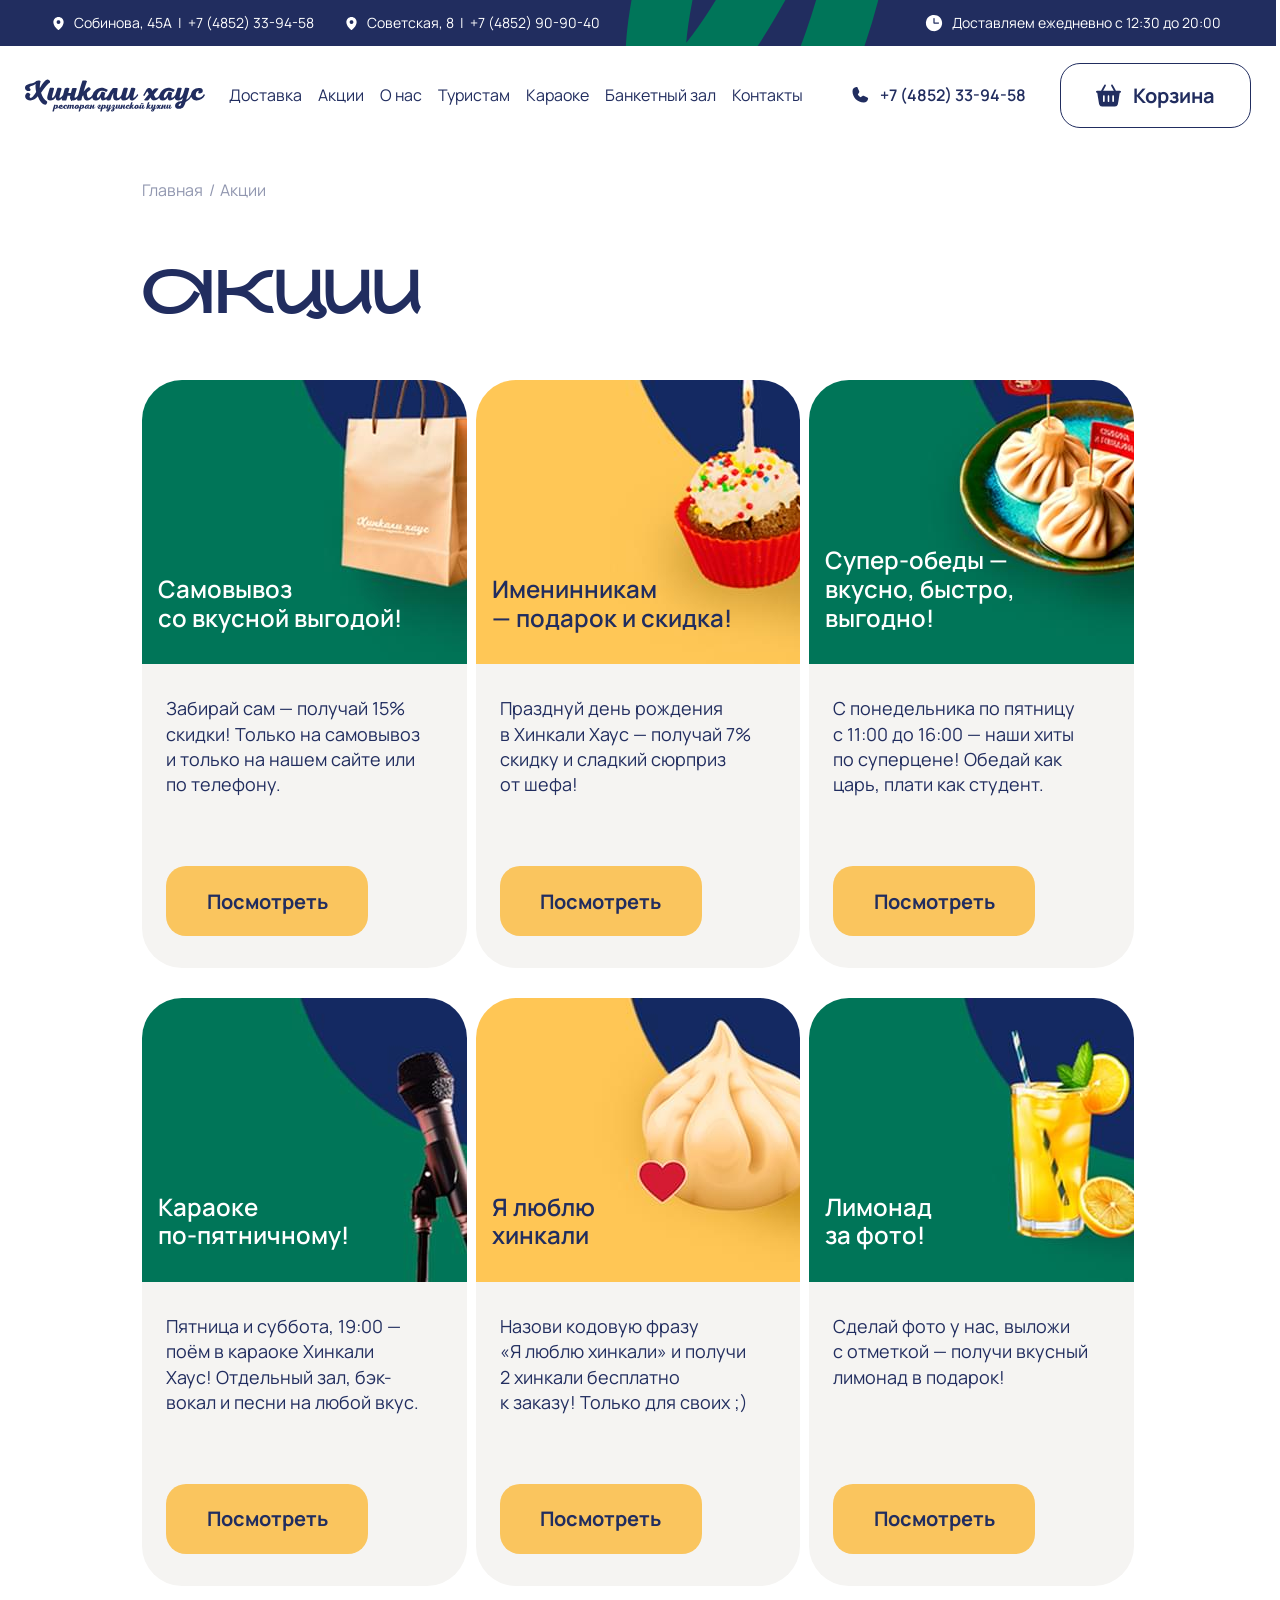
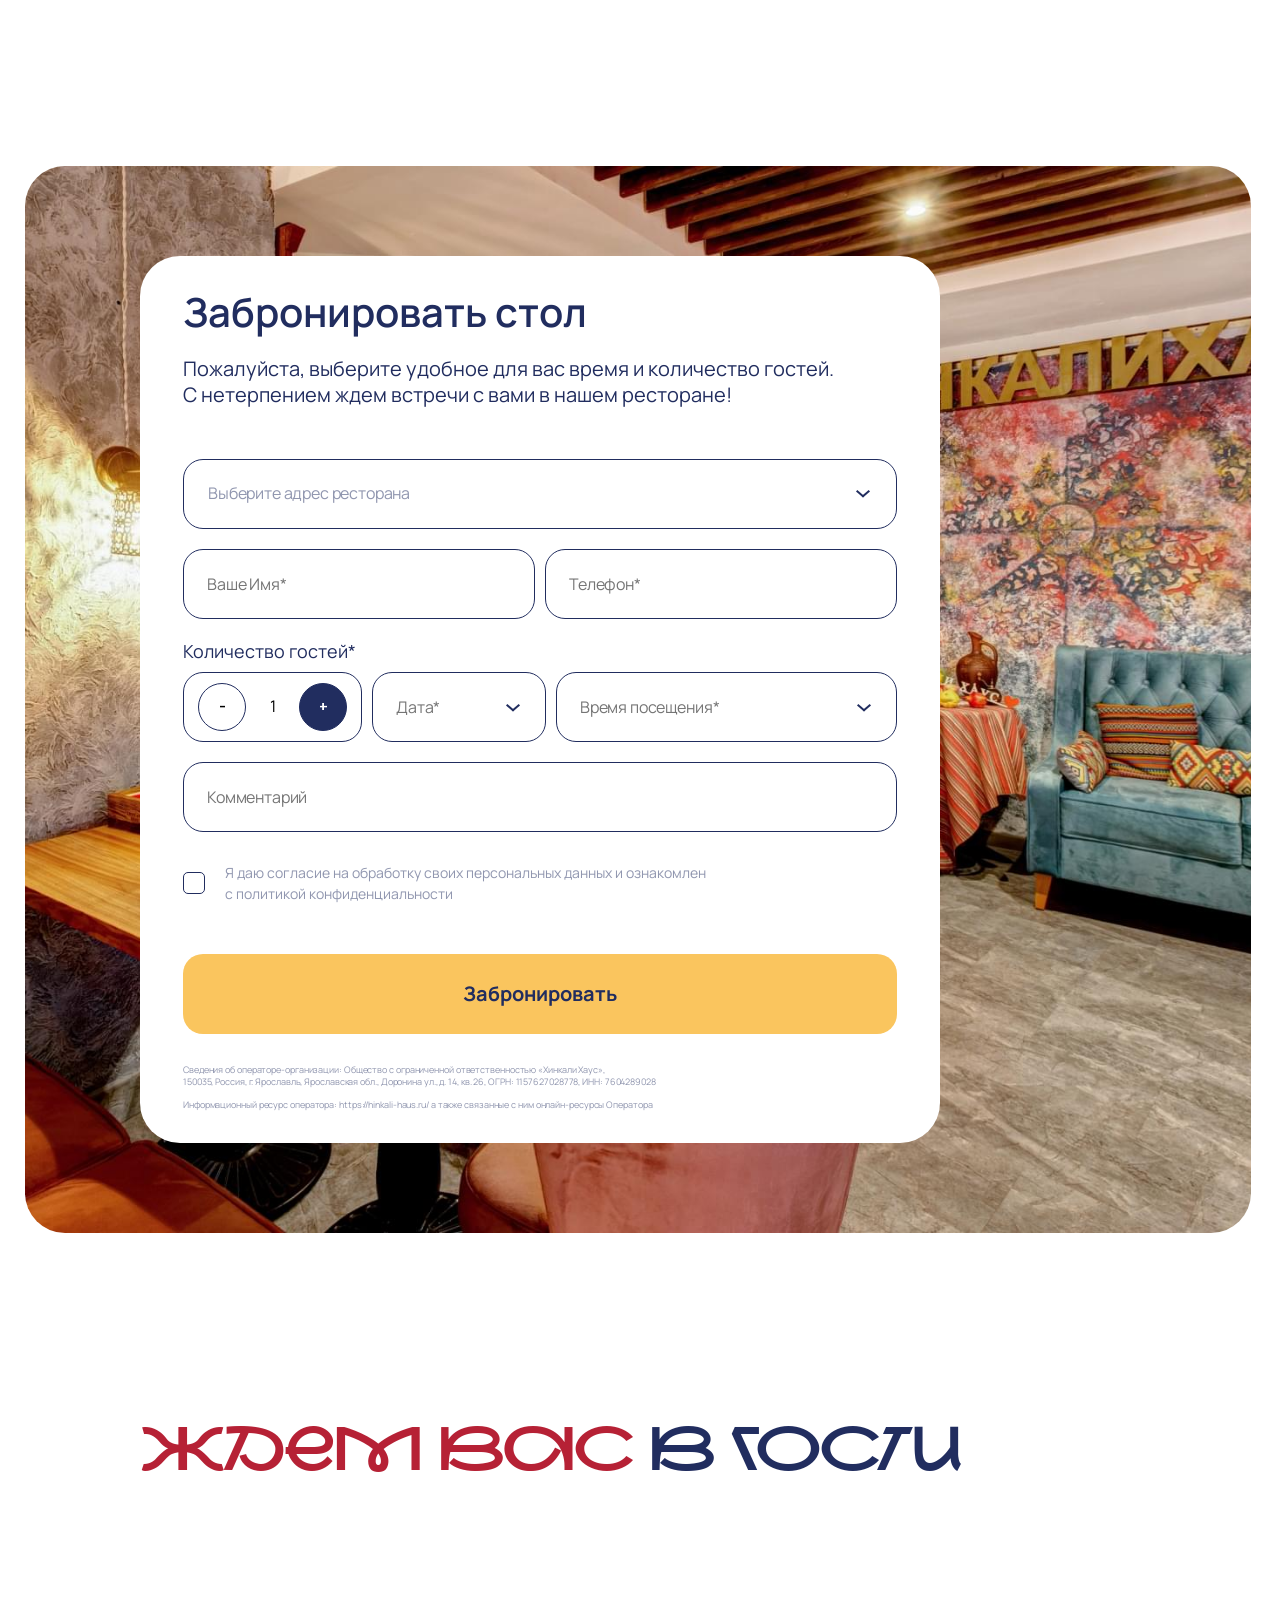
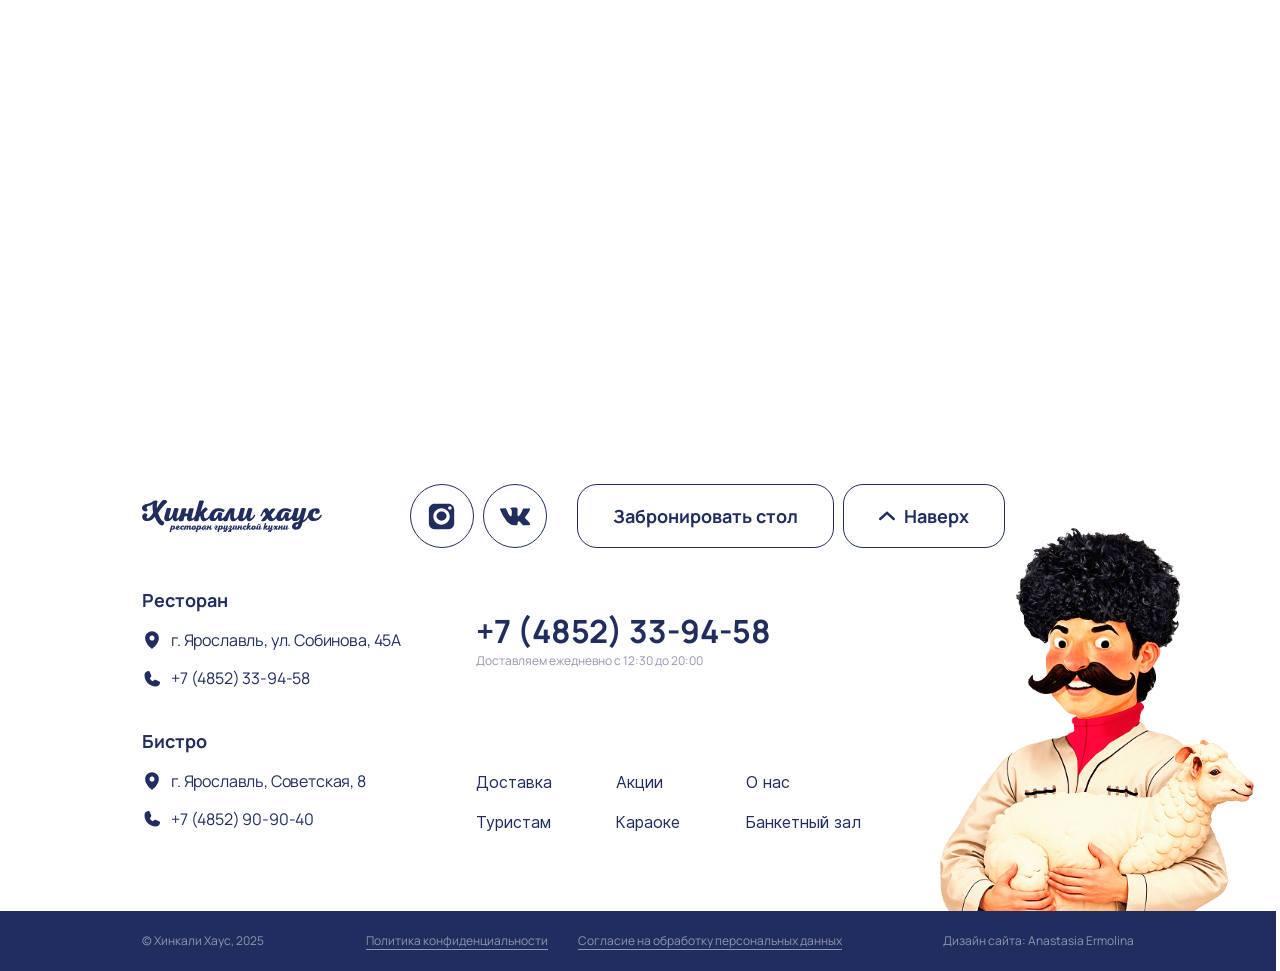
<file: promotions.html>
<!DOCTYPE html>
<html lang="ru">

<head>
  <meta charset="UTF-8" />
  <meta name="viewport" content="width=device-width, initial-scale=1" />
  <title>Грузинский ресторан Хинкали Хаус - Доставка грузинской кухни в Ярославле</title>
  <meta name="description" content="Доставка грузинской кухни в Ярославле" />
  <meta name="robots" content="follow, index, max-snippet:-1, max-video-preview:-1, max-image-preview:large" />

  <link rel="stylesheet" href="css/flatpickr.min.css" />

  <link rel="stylesheet" href="css/main.min.css" />

</head>

<body>
  <div class="site-wrapper">
    <header class="site-header">
      <div class="site-header__top">
        <div class="site-header__top-container container">
          <div class="site-header__top-body">
            <a href="/homepage.html" class="site-header__logo site-header__logo--mobile logo">
              <div class="logo__ibg ibg">
                <img data-lozad src="images/placeholder.png" data-src="images/logo-white.svg" alt="Логотип Хинкали Хаус" />
              </div>
            </a>
            <ul class="site-header__addresses">
              <li class="site-header__address">
                <span class="site-header__address-icon">
                  <img src="images/icons/map-pin-white.svg" alt="Метка карты" />
                </span>
                <span class="site-header__address-text">
                  Собинова, 45А <span class="site-header__address-separator">|</span>
                  <a href="tel:+74852339458" class="site-header__address-phone">+7 (4852) 33-94-58</a>
                </span>
              </li>
              <li class="site-header__address">
                <span class="site-header__address-icon">
                  <img src="images/icons/map-pin-white.svg" alt="Метка карты" />
                </span>
                <span class="site-header__address-text">
                  Советская, 8 <span class="site-header__address-separator">|</span>
                  <a href="tel:+74852909040" class="site-header__address-phone">+7 (4852) 90-90-40</a>
                </span>
              </li>
            </ul>
            <div class="site-header__schedule">
              <div class="site-header__schedule-icon">
                <img src="images/icons/clock-white.svg" alt="Часы" />
              </div>
              <p>
                Доставляем
                <br />
                <span class="mobile-hidden">ежедневно</span> с&nbsp;12:30 до&nbsp;20:00
              </p>
            </div>
            <ul class="site-header__socials socials">
              <li class="socials__item">
                <a href="#" class="socials__link socials__link--header socials__link--white">
                  <svg width="32" height="32" viewBox="0 0 32 32" fill="none" xmlns="http://www.w3.org/2000/svg">
                    <path d="M15.4974 11.1821C12.5644 11.1821 10.1821 13.3812 10.1821 16.0885C10.1821 18.7959 12.5644 21.0003 15.4974 21.0003C18.4304 21.0003 20.8185 18.7959 20.8185 16.0885C20.8185 13.3812 18.4304 11.1821 15.4974 11.1821Z" fill="currentColor" />
                    <path d="M22.9736 3H8.0264C4.7054 3 2 5.7054 2 9.0264V23.9736C2 27.3 4.7054 30 8.0264 30H22.9736C26.3 30 29 27.3 29 23.9736V9.0264C29 5.7054 26.3 3 22.9736 3ZM15.5 25.248C10.6778 25.248 6.752 21.3222 6.752 16.5C6.752 11.6778 10.6778 7.7574 15.5 7.7574C20.3222 7.7574 24.248 11.6778 24.248 16.5C24.248 21.3222 20.3222 25.248 15.5 25.248ZM24.4316 9.345C23.411 9.345 22.5794 8.5188 22.5794 7.4982C22.5794 6.4776 23.411 5.646 24.4316 5.646C25.4522 5.646 26.2838 6.4776 26.2838 7.4982C26.2838 8.5188 25.4522 9.345 24.4316 9.345Z" fill="currentColor" />
                  </svg>
                </a>
              </li>
              <li class="socials__item">
                <a href="#" class="socials__link socials__link--header socials__link--white">
                  <svg width="32" height="32" viewBox="0 0 32 32" fill="none" xmlns="http://www.w3.org/2000/svg">
                    <path d="M31.8283 24.1591C31.7896 24.0722 31.7535 24.0001 31.7199 23.9423C31.1647 22.9017 30.1037 21.6245 28.5376 20.1102L28.5046 20.0755L28.488 20.0585L28.4712 20.0411H28.4544C27.7437 19.336 27.2936 18.8618 27.1051 18.6191C26.7602 18.1567 26.6829 17.6887 26.8714 17.2144C27.0046 16.8561 27.5048 16.0994 28.3709 14.9433C28.8265 14.3306 29.1873 13.8396 29.4538 13.4696C31.3755 10.8109 32.2086 9.11191 31.953 8.37204L31.8538 8.19914C31.7871 8.09505 31.6149 7.99983 31.3376 7.91298C31.0596 7.82632 30.7042 7.81199 30.2709 7.86974L25.4727 7.90424C25.3949 7.87557 25.284 7.87825 25.1393 7.91298C24.9949 7.94772 24.9227 7.96515 24.9227 7.96515L24.8392 8.00857L24.7729 8.06074C24.7173 8.09523 24.6562 8.1559 24.5895 8.24262C24.5232 8.32904 24.4677 8.43046 24.4233 8.54603C23.9009 9.94469 23.307 11.2451 22.6404 12.4472C22.2294 13.164 21.8519 13.7852 21.5072 14.3111C21.163 14.8369 20.8742 15.2243 20.6411 15.4726C20.4077 15.7212 20.197 15.9203 20.0078 16.0708C19.8189 16.2213 19.6747 16.2848 19.5749 16.2616C19.4748 16.2383 19.3806 16.2152 19.2913 16.1922C19.1359 16.0881 19.0109 15.9465 18.9167 15.7674C18.822 15.5882 18.7583 15.3627 18.725 15.0911C18.6918 14.8193 18.6722 14.5855 18.6666 14.3889C18.6614 14.1925 18.6638 13.9148 18.6751 13.5565C18.6866 13.198 18.6918 12.9555 18.6918 12.8283C18.6918 12.389 18.7001 11.9122 18.7166 11.3978C18.7334 10.8834 18.747 10.4759 18.7584 10.1756C18.7697 9.87509 18.7749 9.55711 18.7749 9.22189C18.7749 8.88666 18.7553 8.62376 18.7166 8.43295C18.6783 8.24238 18.6195 8.0574 18.5421 7.87806C18.4642 7.69891 18.3502 7.56033 18.2005 7.46195C18.0506 7.36369 17.8642 7.28571 17.6424 7.22777C17.0537 7.08913 16.304 7.01413 15.393 7.00247C13.3271 6.97939 11.9997 7.11822 11.411 7.41877C11.1778 7.54575 10.9667 7.71926 10.778 7.93873C10.578 8.19313 10.5501 8.33196 10.6945 8.35479C11.361 8.4587 11.8329 8.70726 12.1106 9.10024L12.2107 9.30849C12.2885 9.45873 12.3662 9.72473 12.444 10.1061C12.5217 10.4875 12.5718 10.9094 12.5939 11.3715C12.6493 12.2155 12.6493 12.9379 12.5939 13.5389C12.5383 14.1401 12.4857 14.6082 12.4356 14.9434C12.3855 15.2786 12.3106 15.5503 12.2107 15.7583C12.1106 15.9663 12.044 16.0935 12.0106 16.1396C11.9773 16.1858 11.9495 16.2149 11.9275 16.2263C11.7831 16.2839 11.6329 16.3132 11.4775 16.3132C11.3219 16.3132 11.1332 16.2322 10.9111 16.0703C10.689 15.9084 10.4586 15.686 10.2197 15.4027C9.98088 15.1194 9.7115 14.7236 9.4115 14.215C9.11172 13.7065 8.80069 13.1054 8.47856 12.4119L8.21205 11.9089C8.04544 11.5854 7.81786 11.1142 7.52905 10.4959C7.24007 9.8774 6.98465 9.27909 6.76261 8.70113C6.67385 8.45839 6.5405 8.2736 6.36281 8.14643L6.27942 8.09426C6.22398 8.04811 6.13499 7.9991 6.01291 7.94687C5.89065 7.8947 5.76309 7.85729 5.62968 7.83428L1.06456 7.86877C0.598062 7.86877 0.28154 7.97875 0.114875 8.19841L0.0481746 8.30232C0.0148534 8.3602 -0.00195312 8.45263 -0.00195312 8.57985C-0.00195312 8.70702 0.0313681 8.8631 0.0980689 9.0479C0.764493 10.6779 1.48922 12.2499 2.27224 13.7641C3.05525 15.2783 3.73568 16.4981 4.31312 17.4222C4.89066 18.3471 5.47936 19.22 6.0792 20.0404C6.67904 20.8612 7.07609 21.3872 7.27036 21.6182C7.46486 21.8497 7.61764 22.0228 7.72869 22.1384L8.14529 22.5544C8.41186 22.8319 8.80331 23.1642 9.31982 23.5514C9.83644 23.9388 10.4084 24.3201 11.036 24.6961C11.6636 25.0715 12.3938 25.3778 13.227 25.6147C14.06 25.8519 14.8708 25.947 15.6595 25.9011H17.5755C17.9641 25.8662 18.2585 25.739 18.4586 25.5195L18.5249 25.4326C18.5695 25.3637 18.6112 25.2565 18.6498 25.1122C18.6887 24.9678 18.7081 24.8086 18.7081 24.6354C18.6967 24.1385 18.7331 23.6906 18.8162 23.2919C18.8992 22.8932 18.9939 22.5927 19.0997 22.3903C19.2055 22.1881 19.3249 22.0174 19.4578 21.8791C19.591 21.7404 19.6859 21.6564 19.7415 21.6275C19.7969 21.5984 19.841 21.5787 19.8744 21.5668C20.1409 21.4744 20.4547 21.5639 20.816 21.8358C21.177 22.1075 21.5157 22.4429 21.8324 22.8415C22.149 23.2405 22.5294 23.6881 22.9736 24.1851C23.4181 24.6822 23.8067 25.0517 24.1398 25.2948L24.4729 25.5029C24.6954 25.6417 24.9842 25.7689 25.3397 25.8845C25.6945 26 26.0055 26.0289 26.2724 25.9711L30.5375 25.9019C30.9594 25.9019 31.2876 25.8292 31.5204 25.685C31.7538 25.5405 31.8924 25.3813 31.9371 25.2082C31.9816 25.0349 31.984 24.8382 31.9455 24.6184C31.906 24.3991 31.8671 24.2457 31.8283 24.1591Z" fill="currentColor" />
                  </svg>
                </a>
              </li>
            </ul>
          </div>
        </div>
      </div>
      <div class="site-header__wrapper">
        <div class="site-header__container container">
          <div class="site-header__body">
            <a href="/homepage.html" class="site-header__logo logo">
              <div class="logo__ibg ibg">
                <img data-lozad src="images/placeholder.png" data-src="images/logo.svg" alt="Логотип Хинкали Хаус" />
              </div>
            </a>
            <nav class="site-header__menu site-header__menu--desktop menu">
              <ul class="menu__list">
                <li class="menu__item">
                  <a href="#" class="menu__link hovered-link">Доставка</a>
                </li>
                <li class="menu__item">
                  <a href="#" class="menu__link hovered-link">Акции</a>
                </li>
                <li class="menu__item">
                  <a href="#" class="menu__link hovered-link">О нас</a>
                </li>
                <li class="menu__item">
                  <a href="#" class="menu__link hovered-link">Туристам</a>
                </li>
                <li class="menu__item">
                  <a href="#" class="menu__link hovered-link">Караоке</a>
                </li>
                <li class="menu__item">
                  <a href="#" class="menu__link hovered-link">Банкетный зал</a>
                </li>
                <li class="menu__item">
                  <a href="#" class="menu__link hovered-link">Контакты</a>
                </li>
              </ul>
            </nav>
            <a href="tel:+74852339458" class="site-header__phone">
              <span class="site-header__phone-icon">
                <img src="images/icons/phone-blue.svg" alt="Телефон" />
              </span>
              +7 (4852) 33-94-58
            </a>
            <a href="#" class="site-header__basket-button button">
              <span class="button__icon button__icon--basket">
                <img src="images/icons/basket-blue.svg" alt="Корзина" />
              </span>
              Корзина
            </a>
            <button type="button" class="site-header__burger burger">
              <span class="burger__line"></span>
            </button>
          </div>
        </div>
      </div>
      <div class="site-header__burger-menu burger-menu">
        <div class="burger-menu__top">
          <a href="/homepage.html" class="burger-menu__logo logo">
            <div class="logo__ibg ibg">
              <img data-lozad src="images/placeholder.png" data-src="images/logo-white.svg" alt="Логотип Хинкали Хаус" />
            </div>
          </a>
          <ul class="burger-menu__socials socials">
            <li class="socials__item">
              <a href="#" class="socials__link socials__link--white">
                <svg width="32" height="32" viewBox="0 0 32 32" fill="none" xmlns="http://www.w3.org/2000/svg">
                  <path d="M15.4974 11.1821C12.5644 11.1821 10.1821 13.3812 10.1821 16.0885C10.1821 18.7959 12.5644 21.0003 15.4974 21.0003C18.4304 21.0003 20.8185 18.7959 20.8185 16.0885C20.8185 13.3812 18.4304 11.1821 15.4974 11.1821Z" fill="currentColor" />
                  <path d="M22.9736 3H8.0264C4.7054 3 2 5.7054 2 9.0264V23.9736C2 27.3 4.7054 30 8.0264 30H22.9736C26.3 30 29 27.3 29 23.9736V9.0264C29 5.7054 26.3 3 22.9736 3ZM15.5 25.248C10.6778 25.248 6.752 21.3222 6.752 16.5C6.752 11.6778 10.6778 7.7574 15.5 7.7574C20.3222 7.7574 24.248 11.6778 24.248 16.5C24.248 21.3222 20.3222 25.248 15.5 25.248ZM24.4316 9.345C23.411 9.345 22.5794 8.5188 22.5794 7.4982C22.5794 6.4776 23.411 5.646 24.4316 5.646C25.4522 5.646 26.2838 6.4776 26.2838 7.4982C26.2838 8.5188 25.4522 9.345 24.4316 9.345Z" fill="currentColor" />
                </svg>
              </a>
            </li>
            <li class="socials__item">
              <a href="#" class="socials__link socials__link--white">
                <svg width="32" height="32" viewBox="0 0 32 32" fill="none" xmlns="http://www.w3.org/2000/svg">
                  <path d="M31.8283 24.1591C31.7896 24.0722 31.7535 24.0001 31.7199 23.9423C31.1647 22.9017 30.1037 21.6245 28.5376 20.1102L28.5046 20.0755L28.488 20.0585L28.4712 20.0411H28.4544C27.7437 19.336 27.2936 18.8618 27.1051 18.6191C26.7602 18.1567 26.6829 17.6887 26.8714 17.2144C27.0046 16.8561 27.5048 16.0994 28.3709 14.9433C28.8265 14.3306 29.1873 13.8396 29.4538 13.4696C31.3755 10.8109 32.2086 9.11191 31.953 8.37204L31.8538 8.19914C31.7871 8.09505 31.6149 7.99983 31.3376 7.91298C31.0596 7.82632 30.7042 7.81199 30.2709 7.86974L25.4727 7.90424C25.3949 7.87557 25.284 7.87825 25.1393 7.91298C24.9949 7.94772 24.9227 7.96515 24.9227 7.96515L24.8392 8.00857L24.7729 8.06074C24.7173 8.09523 24.6562 8.1559 24.5895 8.24262C24.5232 8.32904 24.4677 8.43046 24.4233 8.54603C23.9009 9.94469 23.307 11.2451 22.6404 12.4472C22.2294 13.164 21.8519 13.7852 21.5072 14.3111C21.163 14.8369 20.8742 15.2243 20.6411 15.4726C20.4077 15.7212 20.197 15.9203 20.0078 16.0708C19.8189 16.2213 19.6747 16.2848 19.5749 16.2616C19.4748 16.2383 19.3806 16.2152 19.2913 16.1922C19.1359 16.0881 19.0109 15.9465 18.9167 15.7674C18.822 15.5882 18.7583 15.3627 18.725 15.0911C18.6918 14.8193 18.6722 14.5855 18.6666 14.3889C18.6614 14.1925 18.6638 13.9148 18.6751 13.5565C18.6866 13.198 18.6918 12.9555 18.6918 12.8283C18.6918 12.389 18.7001 11.9122 18.7166 11.3978C18.7334 10.8834 18.747 10.4759 18.7584 10.1756C18.7697 9.87509 18.7749 9.55711 18.7749 9.22189C18.7749 8.88666 18.7553 8.62376 18.7166 8.43295C18.6783 8.24238 18.6195 8.0574 18.5421 7.87806C18.4642 7.69891 18.3502 7.56033 18.2005 7.46195C18.0506 7.36369 17.8642 7.28571 17.6424 7.22777C17.0537 7.08913 16.304 7.01413 15.393 7.00247C13.3271 6.97939 11.9997 7.11822 11.411 7.41877C11.1778 7.54575 10.9667 7.71926 10.778 7.93873C10.578 8.19313 10.5501 8.33196 10.6945 8.35479C11.361 8.4587 11.8329 8.70726 12.1106 9.10024L12.2107 9.30849C12.2885 9.45873 12.3662 9.72473 12.444 10.1061C12.5217 10.4875 12.5718 10.9094 12.5939 11.3715C12.6493 12.2155 12.6493 12.9379 12.5939 13.5389C12.5383 14.1401 12.4857 14.6082 12.4356 14.9434C12.3855 15.2786 12.3106 15.5503 12.2107 15.7583C12.1106 15.9663 12.044 16.0935 12.0106 16.1396C11.9773 16.1858 11.9495 16.2149 11.9275 16.2263C11.7831 16.2839 11.6329 16.3132 11.4775 16.3132C11.3219 16.3132 11.1332 16.2322 10.9111 16.0703C10.689 15.9084 10.4586 15.686 10.2197 15.4027C9.98088 15.1194 9.7115 14.7236 9.4115 14.215C9.11172 13.7065 8.80069 13.1054 8.47856 12.4119L8.21205 11.9089C8.04544 11.5854 7.81786 11.1142 7.52905 10.4959C7.24007 9.8774 6.98465 9.27909 6.76261 8.70113C6.67385 8.45839 6.5405 8.2736 6.36281 8.14643L6.27942 8.09426C6.22398 8.04811 6.13499 7.9991 6.01291 7.94687C5.89065 7.8947 5.76309 7.85729 5.62968 7.83428L1.06456 7.86877C0.598062 7.86877 0.28154 7.97875 0.114875 8.19841L0.0481746 8.30232C0.0148534 8.3602 -0.00195312 8.45263 -0.00195312 8.57985C-0.00195312 8.70702 0.0313681 8.8631 0.0980689 9.0479C0.764493 10.6779 1.48922 12.2499 2.27224 13.7641C3.05525 15.2783 3.73568 16.4981 4.31312 17.4222C4.89066 18.3471 5.47936 19.22 6.0792 20.0404C6.67904 20.8612 7.07609 21.3872 7.27036 21.6182C7.46486 21.8497 7.61764 22.0228 7.72869 22.1384L8.14529 22.5544C8.41186 22.8319 8.80331 23.1642 9.31982 23.5514C9.83644 23.9388 10.4084 24.3201 11.036 24.6961C11.6636 25.0715 12.3938 25.3778 13.227 25.6147C14.06 25.8519 14.8708 25.947 15.6595 25.9011H17.5755C17.9641 25.8662 18.2585 25.739 18.4586 25.5195L18.5249 25.4326C18.5695 25.3637 18.6112 25.2565 18.6498 25.1122C18.6887 24.9678 18.7081 24.8086 18.7081 24.6354C18.6967 24.1385 18.7331 23.6906 18.8162 23.2919C18.8992 22.8932 18.9939 22.5927 19.0997 22.3903C19.2055 22.1881 19.3249 22.0174 19.4578 21.8791C19.591 21.7404 19.6859 21.6564 19.7415 21.6275C19.7969 21.5984 19.841 21.5787 19.8744 21.5668C20.1409 21.4744 20.4547 21.5639 20.816 21.8358C21.177 22.1075 21.5157 22.4429 21.8324 22.8415C22.149 23.2405 22.5294 23.6881 22.9736 24.1851C23.4181 24.6822 23.8067 25.0517 24.1398 25.2948L24.4729 25.5029C24.6954 25.6417 24.9842 25.7689 25.3397 25.8845C25.6945 26 26.0055 26.0289 26.2724 25.9711L30.5375 25.9019C30.9594 25.9019 31.2876 25.8292 31.5204 25.685C31.7538 25.5405 31.8924 25.3813 31.9371 25.2082C31.9816 25.0349 31.984 24.8382 31.9455 24.6184C31.906 24.3991 31.8671 24.2457 31.8283 24.1591Z" fill="currentColor" />
                </svg>
              </a>
            </li>
          </ul>
        </div>
        <nav class="burger-menu__menu menu">
          <ul class="menu__list">
            <li class="menu__item">
              <a href="#" class="menu__link hovered-link">Доставка</a>
            </li>
            <li class="menu__item">
              <a href="#" class="menu__link hovered-link">Акции</a>
            </li>
            <li class="menu__item">
              <a href="#" class="menu__link hovered-link">О нас</a>
            </li>
            <li class="menu__item">
              <a href="#" class="menu__link hovered-link">Туристам</a>
            </li>
            <li class="menu__item">
              <a href="#" class="menu__link hovered-link">Караоке</a>
            </li>
            <li class="menu__item">
              <a href="#" class="menu__link hovered-link">Банкетный зал</a>
            </li>
            <li class="menu__item">
              <a href="#" class="menu__link hovered-link">Контакты</a>
            </li>
          </ul>
        </nav>
        <button data-popup="table-booking" type="button" class="burger-menu__button button button--white">Забронировать стол</button>
      </div>
    </header>

    <main class="site-page">
      <section class="hero-promotions section">
        <div class="container">
          <ul class="hero-promotions__breadcrumbs breadcrumbs">
            <li class="breadcrumbs__item">
              <a href="/homepage.html" class="breadcrumbs__link">Главная</a>
            </li>
            <li class="breadcrumbs__item">
              <span class="breadcrumbs__current">Акции</span>
            </li>
          </ul>
          <h1 class="hero-promotions__title h2">Акции</h1>
          <ul class="hero-promotions__list">
            <li class="hero-promotions__item">
              <article class="promotion-card">
                <div class="promotion-card__top">
                  <div class="promotion-card__image ibg">
                    <picture>
                      <source srcset="images/promotions/01@2x.jpg" media="(min-resolution: 2dppx)" />
                      <img src="images/promotions/01.jpg" alt="Акция" />
                    </picture>
                  </div>
                  <h2 class="promotion-card__title">
                    <a href="#" class="promotion-card__title-link">
                      Самовывоз
                      <br />
                      со&nbsp;вкусной выгодой!
                    </a>
                  </h2>
                </div>
                <div class="promotion-card__body">
                  <p class="promotion-card__text">
                    Забирай сам&nbsp;&mdash; получай&nbsp;15% скидки! Только на&nbsp;самовывоз и&nbsp;только на&nbsp;нашем сайте или по&nbsp;телефону.
                  </p>
                  <a href="#" class="promotion-card__button button button--yellow">Посмотреть</a>
                </div>
              </article>
            </li>
            <li class="hero-promotions__item">
              <article class="promotion-card">
                <div class="promotion-card__top">
                  <div class="promotion-card__image ibg">
                    <picture>
                      <source srcset="images/promotions/02@2x.jpg" media="(min-resolution: 2dppx)" />
                      <img src="images/promotions/02.jpg" alt="Акция" />
                    </picture>
                  </div>
                  <h2 class="promotion-card__title promotion-card__title--blue">
                    <a href="#" class="promotion-card__title-link">
                      Именинникам
                      <br />
                      &mdash; подарок и&nbsp;скидка!
                    </a>
                  </h2>
                </div>
                <div class="promotion-card__body">
                  <p class="promotion-card__text">
                    Празднуй день рождения в&nbsp;Хинкали Хаус&nbsp;&mdash; получай&nbsp;7% скидку и&nbsp;сладкий сюрприз от&nbsp;шефа!
                  </p>
                  <a href="#" class="promotion-card__button button button--yellow">Посмотреть</a>
                </div>
              </article>
            </li>
            <li class="hero-promotions__item">
              <article class="promotion-card">
                <div class="promotion-card__top">
                  <div class="promotion-card__image ibg">
                    <picture>
                      <source srcset="images/promotions/03@2x.jpg" media="(min-resolution: 2dppx)" />
                      <img src="images/promotions/03.jpg" alt="Акция" />
                    </picture>
                  </div>
                  <h2 class="promotion-card__title">
                    <a href="#" class="promotion-card__title-link">
                      Супер-обеды&nbsp;&mdash;
                      <br />
                      вкусно, быстро, выгодно!
                    </a>
                  </h2>
                </div>
                <div class="promotion-card__body">
                  <p class="promotion-card__text">
                    С&nbsp;понедельника по&nbsp;пятницу с&nbsp;11:00 до&nbsp;16:00&nbsp;&mdash; наши хиты по&nbsp;суперцене! Обедай как царь, плати как
                    студент.
                  </p>
                  <a href="#" class="promotion-card__button button button--yellow">Посмотреть</a>
                </div>
              </article>
            </li>
            <li class="hero-promotions__item">
              <article class="promotion-card">
                <div class="promotion-card__top">
                  <div class="promotion-card__image ibg">
                    <picture>
                      <source srcset="images/promotions/04@2x.jpg" media="(min-resolution: 2dppx)" />
                      <img src="images/promotions/04.jpg" alt="Акция" />
                    </picture>
                  </div>
                  <h2 class="promotion-card__title">
                    <a href="#" class="promotion-card__title-link">
                      Караоке
                      <br />
                      по-пятничному!
                    </a>
                  </h2>
                </div>
                <div class="promotion-card__body">
                  <p class="promotion-card__text">
                    Пятница и&nbsp;суббота, 19:00&nbsp;&mdash; поём в&nbsp;караоке Хинкали Хаус! Отдельный зал, бэк-вокал и&nbsp;песни на&nbsp;любой
                    вкус.
                  </p>
                  <a href="#" class="promotion-card__button button button--yellow">Посмотреть</a>
                </div>
              </article>
            </li>
            <li class="hero-promotions__item">
              <article class="promotion-card">
                <div class="promotion-card__top">
                  <div class="promotion-card__image ibg">
                    <picture>
                      <source srcset="images/promotions/05@2x.jpg" media="(min-resolution: 2dppx)" />
                      <img src="images/promotions/05.jpg" alt="Акция" />
                    </picture>
                  </div>
                  <h2 class="promotion-card__title promotion-card__title--blue">
                    <a href="#" class="promotion-card__title-link">
                      Я&nbsp;люблю
                      <br />
                      хинкали
                    </a>
                  </h2>
                </div>
                <div class="promotion-card__body">
                  <p class="promotion-card__text">
                    Назови кодовую фразу &laquo;Я&nbsp;люблю хинкали&raquo; и&nbsp;получи 2&nbsp;хинкали бесплатно к&nbsp;заказу! Только для своих ;)
                  </p>
                  <a href="#" class="promotion-card__button button button--yellow">Посмотреть</a>
                </div>
              </article>
            </li>
            <li class="hero-promotions__item">
              <article class="promotion-card">
                <div class="promotion-card__top">
                  <div class="promotion-card__image ibg">
                    <picture>
                      <source srcset="images/promotions/06@2x.jpg" media="(min-resolution: 2dppx)" />
                      <img src="images/promotions/06.jpg" alt="Акция" />
                    </picture>
                  </div>
                  <h2 class="promotion-card__title">
                    <a href="#" class="promotion-card__title-link">
                      Лимонад
                      <br />
                      за&nbsp;фото!
                    </a>
                  </h2>
                </div>
                <div class="promotion-card__body">
                  <p class="promotion-card__text">Сделай фото у&nbsp;нас, выложи с&nbsp;отметкой&nbsp;&mdash; получи вкусный лимонад в&nbsp;подарок!</p>
                  <a href="#" class="promotion-card__button button button--yellow">Посмотреть</a>
                </div>
              </article>
            </li>
          </ul>
          <button type="button" class="hero-promotions__more button">Больше акций</button>
        </div>
      </section>

      <section class="table-booking-section section section--has-wrapper-with-background">
        <div class="table-booking-section__wrapper">
          <div class="table-booking-section__image ibg">
            <picture data-lozad>
              <source srcset="images/sections/table-booking/background@2x.jpg" media="(min-resolution: 2dpxx)" />
              <source srcset="images/sections/table-booking/background.jpg" />
              <img src="images/placeholder.png" alt="Хинкали хаус" />
            </picture>
          </div>
          <div class="container container--in-wrapper">
            <div class="table-booking-section__body">
              <h2 class="table-booking-section__title h3">Забронировать стол</h2>
              <div class="table-booking-section__text">
                <p>
                  Пожалуйста, выберите удобное для вас время и&nbsp;количество гостей.
                  <br />
                  С&nbsp;нетерпением ждем встречи с&nbsp;вами в&nbsp;нашем ресторане!
                </p>
              </div>
              <form action="#" class="table-booking-section__form table-booking">
                <div class="table-booking__restaurant selector">
                  <button type="button" class="selector__toggler" data-select="toggle" data-index="-1">
                    <span class="selector__toggler-text" data-select="toggle-text"> Выберите адрес ресторана </span>
                    <span class="selector__arrow">
                      <svg width="16" height="17" viewBox="0 0 16 17" fill="none" xmlns="http://www.w3.org/2000/svg">
                        <path d="M9.30177 10.9816L8.00019 12.5001L1.00005 6.49996L2.30164 4.98145L9.30177 10.9816Z" fill="currentColor" />
                        <path d="M6.69823 10.9816L7.99981 12.5001L14.9999 6.49996L13.6984 4.98145L6.69823 10.9816Z" fill="currentColor" />
                      </svg>
                    </span>
                  </button>
                  <ul class="selector__dropdown">
                    <li class="selector__option" data-select="option" data-value="г. Ярославль, ул. Собинова, 45А" data-index="0">
                      г. Ярославль, ул. Собинова, 45А
                    </li>
                    <li class="selector__option" data-select="option" data-value="г. Ярославль, Советская, 8" data-index="1">
                      г. Ярославль, Советская, 8
                    </li>
                  </ul>
                  <input class="selector__input visually-hidden" type="text" name="restaurant-address" value="" placeholder="Выберите адрес ресторана" />
                </div>
                <div class="table-booking__name-and-phone">
                  <div class="table-booking__item">
                    <input class="table-booking__input input" type="text" name="name" placeholder="Ваше Имя*" required />
                  </div>
                  <div class="table-booking__item">
                    <input class="table-booking__input input" type="tel" name="phone" placeholder="Телефон*" required />
                  </div>
                </div>
                <div class="table-booking__body">
                  <div class="table-booking__item">
                    <label class="table-booking__label table-booking__label--guests-counter">Количество гостей*</label>
                    <div class="table-booking__guests-counter counter-input">
                      <button class="counter-input__button" type="button" data-decrement>-</button>
                      <input class="counter-input__input" type="number" name="guests-counter-input" value="1" min="1" />
                      <button class="counter-input__button counter-input__button--increment" type="button" data-increment>+</button>
                    </div>
                  </div>
                  <div class="table-booking__item">
                    <div class="picker-input">
                      <input class="table-booking__input picker-input__input input" type="text" name="date" placeholder="Дата*" data-datepicker />
                    </div>
                  </div>
                  <div class="table-booking__item table-booking__item--time">
                    <div class="picker-input">
                      <input class="table-booking__input picker-input__input input" type="text" name="time" placeholder="Время посещения*" data-timepicker />
                    </div>
                  </div>
                </div>
                <div class="table-booking__item">
                  <input class="table-booking__input input" type="text" name="comment" placeholder="Комментарий" />
                </div>
                <label class="table-booking__policy checkbox">
                  <input type="checkbox" name="policy" class="visually-hidden" />
                  <div class="checkbox__indicator"></div>
                  <p class="checkbox__text">
                    Я&nbsp;даю согласие на&nbsp;обработку своих персональных данных и&nbsp;ознакомлен с&nbsp;политикой конфиденциальности
                  </p>
                </label>
                <button class="table-booking__button button button--yellow">Забронировать</button>
                <div class="table-booking__operator operator-text">
                  <p>
                    Сведения об&nbsp;операторе-организации: Общество с&nbsp;ограниченной ответственностью &laquo;Хинкали Хаус&raquo;,
                    <br />
                    150035, Россия, г. Ярославль, Ярославская обл., Доронина&nbsp;ул., д.&nbsp;14, кв.&nbsp;26, ОГРН: 1157627028778, ИНН: 7604289028
                  </p>
                  <p>Информационный ресурс оператора: https://hinkali-haus.ru/ а&nbsp;также связанные с&nbsp;ним онлайн-ресурсы Оператора</p>
                </div>
              </form>
              <button class="table-booking-section__button button button--yellow" type="button" data-popup-btn="table-booking">Забронировать</button>
            </div>
          </div>
        </div>
      </section>

      <section class="map-section">
        <div class="container">
          <h2 class="map-section__title h2">
            <span class="red-text">Ждем вас</span> в&nbsp;гости
          </h2>
          <div class="map-section__wrapper">
            <div data-map class="map-section__body"></div>
          </div>
        </div>
      </section>

    </main>
    <footer class="site-footer">
      <div class="container">
        <div class="site-footer__top">
          <a href="/homepage.html" class="site-footer__logo logo">
            <div class="logo__ibg ibg">
              <img data-lozad src="images/placeholder.png" data-src="images/logo.svg" alt="Логотип Хинкали Хаус" />
            </div>
          </a>
          <ul class="site-footer__socials socials">
            <li class="socials__item">
              <a href="#" class="socials__link">
                <svg width="32" height="32" viewBox="0 0 32 32" fill="none" xmlns="http://www.w3.org/2000/svg">
                  <path d="M15.4974 11.1821C12.5644 11.1821 10.1821 13.3812 10.1821 16.0885C10.1821 18.7959 12.5644 21.0003 15.4974 21.0003C18.4304 21.0003 20.8185 18.7959 20.8185 16.0885C20.8185 13.3812 18.4304 11.1821 15.4974 11.1821Z" fill="currentColor" />
                  <path d="M22.9736 3H8.0264C4.7054 3 2 5.7054 2 9.0264V23.9736C2 27.3 4.7054 30 8.0264 30H22.9736C26.3 30 29 27.3 29 23.9736V9.0264C29 5.7054 26.3 3 22.9736 3ZM15.5 25.248C10.6778 25.248 6.752 21.3222 6.752 16.5C6.752 11.6778 10.6778 7.7574 15.5 7.7574C20.3222 7.7574 24.248 11.6778 24.248 16.5C24.248 21.3222 20.3222 25.248 15.5 25.248ZM24.4316 9.345C23.411 9.345 22.5794 8.5188 22.5794 7.4982C22.5794 6.4776 23.411 5.646 24.4316 5.646C25.4522 5.646 26.2838 6.4776 26.2838 7.4982C26.2838 8.5188 25.4522 9.345 24.4316 9.345Z" fill="currentColor" />
                </svg>
              </a>
            </li>
            <li class="socials__item">
              <a href="#" class="socials__link">
                <svg width="32" height="32" viewBox="0 0 32 32" fill="none" xmlns="http://www.w3.org/2000/svg">
                  <path d="M31.8283 24.1591C31.7896 24.0722 31.7535 24.0001 31.7199 23.9423C31.1647 22.9017 30.1037 21.6245 28.5376 20.1102L28.5046 20.0755L28.488 20.0585L28.4712 20.0411H28.4544C27.7437 19.336 27.2936 18.8618 27.1051 18.6191C26.7602 18.1567 26.6829 17.6887 26.8714 17.2144C27.0046 16.8561 27.5048 16.0994 28.3709 14.9433C28.8265 14.3306 29.1873 13.8396 29.4538 13.4696C31.3755 10.8109 32.2086 9.11191 31.953 8.37204L31.8538 8.19914C31.7871 8.09505 31.6149 7.99983 31.3376 7.91298C31.0596 7.82632 30.7042 7.81199 30.2709 7.86974L25.4727 7.90424C25.3949 7.87557 25.284 7.87825 25.1393 7.91298C24.9949 7.94772 24.9227 7.96515 24.9227 7.96515L24.8392 8.00857L24.7729 8.06074C24.7173 8.09523 24.6562 8.1559 24.5895 8.24262C24.5232 8.32904 24.4677 8.43046 24.4233 8.54603C23.9009 9.94469 23.307 11.2451 22.6404 12.4472C22.2294 13.164 21.8519 13.7852 21.5072 14.3111C21.163 14.8369 20.8742 15.2243 20.6411 15.4726C20.4077 15.7212 20.197 15.9203 20.0078 16.0708C19.8189 16.2213 19.6747 16.2848 19.5749 16.2616C19.4748 16.2383 19.3806 16.2152 19.2913 16.1922C19.1359 16.0881 19.0109 15.9465 18.9167 15.7674C18.822 15.5882 18.7583 15.3627 18.725 15.0911C18.6918 14.8193 18.6722 14.5855 18.6666 14.3889C18.6614 14.1925 18.6638 13.9148 18.6751 13.5565C18.6866 13.198 18.6918 12.9555 18.6918 12.8283C18.6918 12.389 18.7001 11.9122 18.7166 11.3978C18.7334 10.8834 18.747 10.4759 18.7584 10.1756C18.7697 9.87509 18.7749 9.55711 18.7749 9.22189C18.7749 8.88666 18.7553 8.62376 18.7166 8.43295C18.6783 8.24238 18.6195 8.0574 18.5421 7.87806C18.4642 7.69891 18.3502 7.56033 18.2005 7.46195C18.0506 7.36369 17.8642 7.28571 17.6424 7.22777C17.0537 7.08913 16.304 7.01413 15.393 7.00247C13.3271 6.97939 11.9997 7.11822 11.411 7.41877C11.1778 7.54575 10.9667 7.71926 10.778 7.93873C10.578 8.19313 10.5501 8.33196 10.6945 8.35479C11.361 8.4587 11.8329 8.70726 12.1106 9.10024L12.2107 9.30849C12.2885 9.45873 12.3662 9.72473 12.444 10.1061C12.5217 10.4875 12.5718 10.9094 12.5939 11.3715C12.6493 12.2155 12.6493 12.9379 12.5939 13.5389C12.5383 14.1401 12.4857 14.6082 12.4356 14.9434C12.3855 15.2786 12.3106 15.5503 12.2107 15.7583C12.1106 15.9663 12.044 16.0935 12.0106 16.1396C11.9773 16.1858 11.9495 16.2149 11.9275 16.2263C11.7831 16.2839 11.6329 16.3132 11.4775 16.3132C11.3219 16.3132 11.1332 16.2322 10.9111 16.0703C10.689 15.9084 10.4586 15.686 10.2197 15.4027C9.98088 15.1194 9.7115 14.7236 9.4115 14.215C9.11172 13.7065 8.80069 13.1054 8.47856 12.4119L8.21205 11.9089C8.04544 11.5854 7.81786 11.1142 7.52905 10.4959C7.24007 9.8774 6.98465 9.27909 6.76261 8.70113C6.67385 8.45839 6.5405 8.2736 6.36281 8.14643L6.27942 8.09426C6.22398 8.04811 6.13499 7.9991 6.01291 7.94687C5.89065 7.8947 5.76309 7.85729 5.62968 7.83428L1.06456 7.86877C0.598062 7.86877 0.28154 7.97875 0.114875 8.19841L0.0481746 8.30232C0.0148534 8.3602 -0.00195312 8.45263 -0.00195312 8.57985C-0.00195312 8.70702 0.0313681 8.8631 0.0980689 9.0479C0.764493 10.6779 1.48922 12.2499 2.27224 13.7641C3.05525 15.2783 3.73568 16.4981 4.31312 17.4222C4.89066 18.3471 5.47936 19.22 6.0792 20.0404C6.67904 20.8612 7.07609 21.3872 7.27036 21.6182C7.46486 21.8497 7.61764 22.0228 7.72869 22.1384L8.14529 22.5544C8.41186 22.8319 8.80331 23.1642 9.31982 23.5514C9.83644 23.9388 10.4084 24.3201 11.036 24.6961C11.6636 25.0715 12.3938 25.3778 13.227 25.6147C14.06 25.8519 14.8708 25.947 15.6595 25.9011H17.5755C17.9641 25.8662 18.2585 25.739 18.4586 25.5195L18.5249 25.4326C18.5695 25.3637 18.6112 25.2565 18.6498 25.1122C18.6887 24.9678 18.7081 24.8086 18.7081 24.6354C18.6967 24.1385 18.7331 23.6906 18.8162 23.2919C18.8992 22.8932 18.9939 22.5927 19.0997 22.3903C19.2055 22.1881 19.3249 22.0174 19.4578 21.8791C19.591 21.7404 19.6859 21.6564 19.7415 21.6275C19.7969 21.5984 19.841 21.5787 19.8744 21.5668C20.1409 21.4744 20.4547 21.5639 20.816 21.8358C21.177 22.1075 21.5157 22.4429 21.8324 22.8415C22.149 23.2405 22.5294 23.6881 22.9736 24.1851C23.4181 24.6822 23.8067 25.0517 24.1398 25.2948L24.4729 25.5029C24.6954 25.6417 24.9842 25.7689 25.3397 25.8845C25.6945 26 26.0055 26.0289 26.2724 25.9711L30.5375 25.9019C30.9594 25.9019 31.2876 25.8292 31.5204 25.685C31.7538 25.5405 31.8924 25.3813 31.9371 25.2082C31.9816 25.0349 31.984 24.8382 31.9455 24.6184C31.906 24.3991 31.8671 24.2457 31.8283 24.1591Z" fill="currentColor" />
                </svg>
              </a>
            </li>
          </ul>
          <div class="site-footer__phone site-footer__phone--mobile">
            <a href="tel:+74852339458" class="site-footer__phone-link">+7 (4852) 33-94-58</a>
            <p class="site-footer__phone-text">Доставляем ежедневно с&nbsp;12:30 до&nbsp;20:00</p>
          </div>
          <div class="site-footer__buttons">
            <button class="site-footer__button button" type="button" data-popup-btn="table-booking">Забронировать стол</button>
            <a href="/delivery.html" class="site-footer__button site-footer__button--delivery button button--yellow">Заказать доставку</a>
            <button class="site-footer__button site-footer__button--scroll-up button button--scroll-up" type="button" data-scroll-up>
              <span class="button__icon button__icon--arrow">
                <svg viewBox="0 0 13 8" fill="none" xmlns="http://www.w3.org/2000/svg">
                  <path d="M0.327129 5.75977C-0.0815123 6.13126 -0.111714 6.76419 0.259746 7.17285C0.631238 7.58149 1.26417 7.6117 1.67283 7.24023L6.49998 2.85156L11.3271 7.24023C11.7358 7.61169 12.3687 7.58149 12.7402 7.17285C13.1117 6.76419 13.0815 6.13126 12.6728 5.75977L6.49998 0.148437L0.327129 5.75977Z" fill="currentColor" />
                </svg>
              </span>
              Наверх
            </button>
          </div>
        </div>
        <div class="site-footer__body">
          <div class="site-footer__places">
            <div class="site-footer__place">
              <p class="site-footer__place-name">Ресторан</p>
              <ul class="site-footer__place-info">
                <li class="site-footer__place-info-item">
                  <a href="https://yandex.ru/maps/-/CHvriH1O" target="_blank" class="site-footer__place-info-link hovered-link">
                    <span class="site-footer__place-info-link-icon">
                      <img src="images/icons/map-pin-blue.svg" alt="Метка карты" />
                    </span>
                    г. Ярославль, ул. Собинова, 45А
                  </a>
                </li>
                <li class="site-footer__place-info-item">
                  <a href="tel:+74852339458" target="_blank" class="site-footer__place-info-link hovered-link">
                    <span class="site-footer__place-info-link-icon">
                      <img src="images/icons/phone-blue.svg" alt="Телефон" />
                    </span>
                    +7 (4852) 33-94-58
                  </a>
                </li>
              </ul>
            </div>
            <div class="site-footer__place">
              <p class="site-footer__place-name">Бистро</p>
              <ul class="site-footer__place-info">
                <li class="site-footer__place-info-item">
                  <a href="https://yandex.ru/maps/-/CHvrmD3B" target="_blank" class="site-footer__place-info-link hovered-link">
                    <span class="site-footer__place-info-link-icon">
                      <img src="images/icons/map-pin-blue.svg" alt="Метка карты" />
                    </span>
                    г. Ярославль, Советская, 8
                  </a>
                </li>
                <li class="site-footer__place-info-item">
                  <a href="tel:+74852909040" target="_blank" class="site-footer__place-info-link hovered-link">
                    <span class="site-footer__place-info-link-icon">
                      <img src="images/icons/phone-blue.svg" alt="Телефон" />
                    </span>
                    +7 (4852) 90-90-40
                  </a>
                </li>
              </ul>
            </div>
          </div>
          <div class="site-footer__right">
            <div class="site-footer__phone">
              <a href="tel:+74852339458" class="site-footer__phone-link hovered-link">+7 (4852) 33-94-58</a>
              <p class="site-footer__phone-text">Доставляем ежедневно с&nbsp;12:30 до&nbsp;20:00</p>
            </div>
            <nav class="site-footer__menu footer-menu">
              <ul class="footer-menu__list">
                <li class="footer-menu__item">
                  <a href="/menu.html" class="footer-menu__link hovered-link"> Доставка </a>
                </li>
                <li class="footer-menu__item">
                  <a href="/promotions.html" class="footer-menu__link hovered-link"> Акции </a>
                </li>
                <li class="footer-menu__item">
                  <a href="/about.html" class="footer-menu__link hovered-link"> О нас </a>
                </li>
                <li class="footer-menu__item">
                  <a href="/for-tourists.html" class="footer-menu__link hovered-link"> Туристам </a>
                </li>
                <li class="footer-menu__item">
                  <a href="/karaoke.html" class="footer-menu__link hovered-link"> Караоке </a>
                </li>
                <li class="footer-menu__item">
                  <a href="/banquet-hall.html" class="footer-menu__link hovered-link"> Банкетный зал </a>
                </li>
              </ul>
            </nav>
          </div>
        </div>
      </div>
      <div class="site-footer__bottom">
        <div class="container">
          <div class="site-footer__bottom-body">
            <p class="site-footer__copyright">&copy;&nbsp;Хинкали Хаус, 2025</p>
            <ul class="site-footer__terms">
              <li class="site-footer__terms-item">
                <a href="#" class="site-footer__terms-link"> Политика конфиденциальности </a>
              </li>
              <li class="site-footer__terms-item">
                <a href="#" class="site-footer__terms-link"> Согласие на&nbsp;обработку персональных данных </a>
              </li>
            </ul>
            <div class="site-footer__creator">Дизайн сайта: Anastasia Ermolina</div>
            <div class="site-footer__georgian">
              <div class="site-footer__georgian-ibg ibg">
                <picture data-lozad>
                  <source srcset="images/layout/footer/georgian@2x.png" media="(min-resolution: 2dppx)" />
                  <source srcset="images/layout/footer/georgian.png" />
                  <img src="images/placeholder.png" alt="Грузин" />
                </picture>
              </div>
            </div>
          </div>
        </div>
      </div>
    </footer>

    <div class="popups">
      <div data-popup="table-booking" class="popup popup-table-booking">
        <div class="popup__body popup-table-booking__body">
          <div data-popup-close class="popup__close">
            <svg width="12" height="12" viewBox="0 0 12 12" fill="none" xmlns="http://www.w3.org/2000/svg">
              <path d="M10.6663 0.000291445L11.9996 1.33358L1.33329 11.9999L0 10.6666L10.6663 0.000291445Z" fill="currentColor" />
              <path d="M11.9998 10.6663L10.6665 11.9996L0.000208578 1.33329L1.3335 0L11.9998 10.6663Z" fill="currentColor" />
            </svg>
          </div>
          <h2 class="popup-table-booking__title h3">Забронировать стол</h2>
          <div class="popup-table-booking__text">
            <p>
              Пожалуйста, выберите удобное для вас время и&nbsp;количество гостей.
              <br />С&nbsp;нетерпением ждем встречи с&nbsp;вами в&nbsp;нашем
              ресторане!
            </p>
          </div>
          <form action="#" class="popup-table-booking__form table-booking">
            <div class="table-booking__restaurant selector">
              <button type="button" class="selector__toggler" data-select="toggle" data-index="-1">
                <span class="selector__toggler-text" data-select="toggle-text"> Выберите адрес ресторана </span>
                <span class="selector__arrow">
                  <svg width="16" height="17" viewBox="0 0 16 17" fill="none" xmlns="http://www.w3.org/2000/svg">
                    <path d="M9.30177 10.9816L8.00019 12.5001L1.00005 6.49996L2.30164 4.98145L9.30177 10.9816Z" fill="currentColor" />
                    <path d="M6.69823 10.9816L7.99981 12.5001L14.9999 6.49996L13.6984 4.98145L6.69823 10.9816Z" fill="currentColor" />
                  </svg>
                </span>
              </button>
              <ul class="selector__dropdown">
                <li class="selector__option" data-select="option" data-value="г. Ярославль, ул. Собинова, 45А" data-index="0">
                  г. Ярославль, ул. Собинова, 45А
                </li>
                <li class="selector__option" data-select="option" data-value="г. Ярославль, Советская, 8" data-index="1">г. Ярославль, Советская, 8</li>
              </ul>
              <input class="selector__input visually-hidden" type="text" name="restaurant-address" value="" placeholder="Выберите адрес ресторана" />
            </div>
            <div class="table-booking__name-and-phone">
              <div class="table-booking__item">
                <input class="table-booking__input input" type="text" name="name" placeholder="Ваше Имя*" required />
              </div>
              <div class="table-booking__item">
                <input class="table-booking__input input" type="tel" name="phone" placeholder="Телефон*" required />
              </div>
            </div>
            <div class="table-booking__body">
              <div class="table-booking__item">
                <label class="table-booking__label table-booking__label--guests-counter">Количество гостей*</label>
                <div class="table-booking__guests-counter counter-input">
                  <button class="counter-input__button" type="button" data-decrement>-</button>
                  <input class="counter-input__input" type="number" name="guests-counter-input" value="1" min="1" />
                  <button class="counter-input__button counter-input__button--increment" type="button" data-increment>+</button>
                </div>
              </div>
              <div class="table-booking__item">
                <div class="picker-input">
                  <input class="table-booking__input picker-input__input input" type="text" name="date" placeholder="Дата*" data-datepicker />
                </div>
              </div>
              <div class="table-booking__item table-booking__item--time">
                <div class="picker-input">
                  <input class="table-booking__input picker-input__input input" type="text" name="time" placeholder="Время посещения*" data-timepicker />
                </div>
              </div>
            </div>
            <div class="table-booking__item">
              <input class="table-booking__input input" type="text" name="comment" placeholder="Комментарий" />
            </div>
            <label class="table-booking__policy checkbox">
              <input type="checkbox" name="policy" class="visually-hidden" />
              <div class="checkbox__indicator"></div>
              <p class="checkbox__text">
                Я&nbsp;даю согласие на&nbsp;обработку своих персональных данных и&nbsp;ознакомлен с&nbsp;политикой конфиденциальности
              </p>
            </label>
            <button class="table-booking__button button button--yellow">Забронировать</button>
            <div class="table-booking__operator operator-text">
              <p>
                Сведения об&nbsp;операторе-организации: Общество с&nbsp;ограниченной ответственностью &laquo;Хинкали Хаус&raquo;,
                <br />
                150035, Россия, г. Ярославль, Ярославская обл., Доронина&nbsp;ул., д.&nbsp;14, кв.&nbsp;26, ОГРН: 1157627028778, ИНН: 7604289028
              </p>
              <p>Информационный ресурс оператора: https://hinkali-haus.ru/ а&nbsp;также связанные с&nbsp;ним онлайн-ресурсы Оператора</p>
            </div>
          </form>
        </div>
      </div>
    </div>

  </div>
  <script defer src="js/lozad.min.js"></script>
  <script defer src="js/flatpickr.min.js"></script>
  <script defer src="js/flatpickr-ru.js"></script>
  <script defer src="https://api-maps.yandex.ru/v3/?apikey=dc528c0e-4ccc-4047-8440-af5fe6e04615&lang=ru_RU"></script>
  <script defer src="js/script.min.js"></script>
</body>

</html>
</file>
<file: project-table/css/style.min.css>
@font-face{font-family:IgraSans;font-display:swap;font-style:normal;font-weight:400;src:url("../fonts/IgraSans.woff") format("woff"),url("../fonts/IgraSans.woff2") format("woff2")}@-webkit-keyframes infiniteCircle{0%{-webkit-transform:rotate(0deg);transform:rotate(0deg)}100%{-webkit-transform:rotate(360deg);transform:rotate(360deg)}}@keyframes infiniteCircle{0%{-webkit-transform:rotate(0deg);transform:rotate(0deg)}100%{-webkit-transform:rotate(360deg);transform:rotate(360deg)}}input[type=text]::-ms-clear{display:none;width:0;height:0}input[type=text]::-ms-reveal{display:none;width:0;height:0}input[type=search]::-webkit-search-decoration,input[type=search]::-webkit-search-cancel-button,input[type=search]::-webkit-search-results-button,input[type=search]::-webkit-search-results-decoration{display:none}*{padding:0;margin:0;border:0}*,*:before,*:after{-webkit-box-sizing:border-box;box-sizing:border-box}:focus,:active{outline:none}a:focus,a:active{outline:none}nav,footer,header,aside{display:block}html,body{height:100%;width:100%;font-size:100%;line-height:1;font-size:14px;-ms-text-size-adjust:100%;-moz-text-size-adjust:100%;-webkit-text-size-adjust:100%}input,button,textarea{font-family:inherit}input::-ms-clear{display:none}button{cursor:pointer;background:unset}button::-moz-focus-inner{padding:0;border:0}a,a:visited{text-decoration:none}a:hover{text-decoration:none}ul li{list-style:none}ol li{list-style:none}img{vertical-align:top}h1,h2,h3,h4,h5,h6{font-size:inherit;font-weight:inherit}dialog{border:none;padding:0}html,body{font-family:"IgraSans";font-size:16px;line-height:150%;color:#000;font-weight:400;scrollbar-gutter:stable;background:url("../images/background.png") 0 0 repeat}@supports not selector(::-webkit-scrollbar){html,body{scrollbar-width:thin;scrollbar-color:#ff560b #fff}}html::-webkit-scrollbar,body::-webkit-scrollbar{width:4px;height:4px}html::-webkit-scrollbar-track,body::-webkit-scrollbar-track{background:0 0}html::-webkit-scrollbar-thumb,body::-webkit-scrollbar-thumb{background-color:#ff560b;border-radius:20px;border:1px solid rgba(0,0,0,0)}html ::-moz-selection, body ::-moz-selection{background:#ff560b;color:#fff}html ::selection,body ::selection{background:#ff560b;color:#fff}body.is-lock{overflow:hidden}a{-webkit-transition:all .3s ease-in-out 0s;transition:all .3s ease-in-out 0s}img{width:100%;max-width:100%;max-height:100%;height:auto;-o-object-fit:cover;object-fit:cover;-o-object-position:center;object-position:center}svg{max-width:100%}.wrapper{min-height:100vh;display:-webkit-box;display:-ms-flexbox;display:flex;-webkit-box-orient:vertical;-webkit-box-direction:normal;-ms-flex-direction:column;flex-direction:column;overflow:clip}.container{padding:0 16px;margin:0 auto;max-width:1352px;width:100%}.page{-webkit-box-flex:1;-ms-flex:1 1 auto;flex:1 1 auto}.project-page{padding-top:40px;min-height:100vh;display:-webkit-box;display:-ms-flexbox;display:flex;-webkit-box-orient:vertical;-webkit-box-direction:normal;-ms-flex-direction:column;flex-direction:column;position:relative}@media(max-width: 767px){.project-page{padding-top:13px}}.project-page::before{content:"";position:absolute;bottom:0;left:0;width:calc(16.8*(1vh + 1vw));aspect-ratio:504/559;background:url("../images/paper.png") 0 0/100% no-repeat;z-index:5}@media(max-width: 1500px){.project-page::before{width:calc(14*(1vh + 1vw))}}@media(max-width: 992px){.project-page::before{width:calc(13*(1vh + 1vw))}}@media(max-width: 370px){.project-page::before{width:calc(10*(1vh + 1vw))}}.project-page__wrapper{padding-bottom:12vh}@media(max-width: 1400px){.project-page__wrapper{padding-bottom:64px}}.project-page__slogan{padding:16px 12px 14px 18px;margin-right:-10px;margin-bottom:-118px;margin-left:auto;width:210px;aspect-ratio:1/1;position:relative}@media(max-width: 1200px){.project-page__slogan{padding:12px;margin-bottom:-100px;width:160px}}@media(max-width: 992px){.project-page__slogan{padding:14px 10px 12px 16px;margin-bottom:-64px;width:120px}}@media(max-width: 767px){.project-page__slogan{padding:8px;margin-bottom:2px;margin-right:-8px;width:97px}}@media(max-width: 370px){.project-page__slogan{margin-bottom:16px}}.project-page__slogan::before{content:"";position:absolute;inset:0;-webkit-animation:15s linear 0s normal none infinite running infiniteCircle;animation:15s linear 0s normal none infinite running infiniteCircle;background:url("../images/words.svg") 0 0/100% no-repeat;z-index:2}.project-page__slogan-body{padding:22px 18px;width:100%;height:100%;display:-webkit-box;display:-ms-flexbox;display:flex;-webkit-box-align:center;-ms-flex-align:center;align-items:center;-webkit-box-pack:center;-ms-flex-pack:center;justify-content:center;position:relative;z-index:1}.project-page__slogan-body::before{content:"";position:absolute;inset:0;border-radius:50%;-webkit-animation:15s linear 0s normal none infinite running infiniteCircle;animation:15s linear 0s normal none infinite running infiniteCircle;background:#fff;z-index:-1}.project-page__slogan-icon{width:96px;aspect-ratio:96/83}@media(max-width: 1200px){.project-page__slogan-icon{width:72px}}@media(max-width: 992px){.project-page__slogan-icon{width:56px}}@media(max-width: 767px){.project-page__slogan-icon{width:42px}}.project-page__subtitle{padding-right:260px;margin-bottom:8px;font-size:40px;line-height:1;letter-spacing:2.8px;text-transform:uppercase;text-shadow:1px 1px rgba(0,0,0,.6),-1px -1px rgba(0,0,0,.6)}@supports(-webkit-text-stroke: 1px rgba(0, 0, 0, 0.6)){.project-page__subtitle{color:rgba(0,0,0,0);-webkit-text-stroke:1px rgba(0,0,0,.6);text-shadow:none}}@media(max-width: 1200px){.project-page__subtitle{padding-right:180px;font-size:32px}}@media(max-width: 992px){.project-page__subtitle{font-size:24px}}@media(max-width: 767px){.project-page__subtitle{padding-right:unset;margin-bottom:12px;font-size:18px;letter-spacing:1.1px}}@media(max-width: 370px){.project-page__subtitle{font-size:16px}}.project-page__title{padding-right:260px;margin-bottom:86px;font-size:96px;line-height:1;color:#ff560b;text-transform:uppercase}@media(max-width: 1200px){.project-page__title{padding-right:180px;margin-bottom:64px;font-size:56px}}@media(max-width: 992px){.project-page__title{margin-bottom:56px;font-size:48px}}@media(max-width: 767px){.project-page__title{margin-bottom:52px;padding-right:unset;font-size:40px}}@media(max-width: 370px){.project-page__title{font-size:32px}}.project-page__table{margin-bottom:48px}@media(max-width: 767px){.project-page__table{margin-bottom:87px}}.project-page__author{margin-bottom:22px;text-transform:uppercase;text-align:right}.project-page__author a{color:#ff560b;border-bottom:1px solid #ff560b}.project-page__author a:hover{color:#000;border-color:#000}.project-page__socials{display:-webkit-box;display:-ms-flexbox;display:flex;-webkit-box-align:center;-ms-flex-align:center;align-items:center;-webkit-box-pack:end;-ms-flex-pack:end;justify-content:end;gap:24px}.project-page__socials-link{width:24px;height:24px;color:#ff560b}.project-page__socials-link:hover{color:#000}.left-panel{padding:0 calc((1vh + 1vw)*.7);position:absolute;top:0;left:0;bottom:0;display:-webkit-box;display:-ms-flexbox;display:flex;-webkit-box-orient:vertical;-webkit-box-direction:normal;-ms-flex-direction:column;flex-direction:column;-webkit-box-align:center;-ms-flex-align:center;align-items:center;gap:40px;overflow:hidden;background:#000}@media(max-width: 1500px){.left-panel{display:none}}.left-panel__item{font-size:calc((1vh + 1vw)*1.334);line-height:1;letter-spacing:2.8px;color:#fff;-webkit-writing-mode:vertical-rl;-ms-writing-mode:tb-rl;writing-mode:vertical-rl;white-space:nowrap;text-transform:uppercase}.left-panel__item:first-child{margin-top:-26px}.running-line{margin-top:auto;padding:8px 0;background:#000}@media(max-width: 992px){.running-line{padding:12px 0}}.running-line__wrapper{-webkit-transition-timing-function:linear;transition-timing-function:linear}.running-line__slide{width:-webkit-fit-content !important;width:-moz-fit-content !important;width:fit-content !important;font-size:calc((1vh + 1vw)*2.401);line-height:1;color:#fff;text-shadow:1px 1px #fff,-1px -1px #fff;white-space:nowrap}@media(max-width: 992px){.running-line__slide{font-size:calc((1vh + 1vw)*1.506)}}@supports(-webkit-text-stroke: 1px #fff){.running-line__slide{color:rgba(0,0,0,0);-webkit-text-stroke:1px #fff;text-shadow:none}}.running-line__slide--colored{text-shadow:1px 1px #ff560b,-1px -1px #ff560b}@supports(-webkit-text-stroke: 1px #FF560B){.running-line__slide--colored{-webkit-text-stroke:1px #ff560b;text-shadow:none}}.project-table__row{display:grid;grid-template-columns:88px 1fr 1fr;gap:24px}@media(max-width: 767px){.project-table__row{display:-webkit-box;display:-ms-flexbox;display:flex;-webkit-box-orient:vertical;-webkit-box-direction:normal;-ms-flex-direction:column;flex-direction:column;gap:8px}}.project-table__row:not(:last-child):not(.project-table__row--header){margin-bottom:8px}@media(max-width: 767px){.project-table__row:not(:last-child):not(.project-table__row--header){margin-bottom:16px}}.project-table__row--header{margin-bottom:24px}@media(max-width: 767px){.project-table__row--header{display:none}}.project-table__cell{padding:16px 24px 23px;line-height:1;letter-spacing:0;border:1px solid #000;text-transform:uppercase;white-space:nowrap;text-overflow:ellipsis;overflow:hidden}@media(max-width: 767px){.project-table__cell{padding:12px 15px 18px}}.project-table__cell--head{padding:16px 24px 21px;border:unset;background:#ff560b;font-size:18px;letter-spacing:-0.3px}.project-table__cell--number{padding:8px;display:-webkit-box;display:-ms-flexbox;display:flex;-webkit-box-align:center;-ms-flex-align:center;align-items:center;-webkit-box-pack:center;-ms-flex-pack:center;justify-content:center;text-align:center}@media(max-width: 767px){.project-table__cell--number{width:48px;height:48px;background:#ff560b}}.project-table__link{color:inherit}@media(max-width: 767px){.project-table__link{font-size:14px}}.project-table__link:hover{color:#ff560b}
</file>
<file: css/flatpickr.min.css>
.flatpickr-calendar{background:transparent;opacity:0;display:none;text-align:center;visibility:hidden;padding:0;-webkit-animation:none;animation:none;direction:ltr;border:0;font-size:14px;line-height:24px;border-radius:5px;position:absolute;width:307.875px;-webkit-box-sizing:border-box;box-sizing:border-box;-ms-touch-action:manipulation;touch-action:manipulation;background:#fff;-webkit-box-shadow:1px 0 0 #e6e6e6,-1px 0 0 #e6e6e6,0 1px 0 #e6e6e6,0 -1px 0 #e6e6e6,0 3px 13px rgba(0,0,0,0.08);box-shadow:1px 0 0 #e6e6e6,-1px 0 0 #e6e6e6,0 1px 0 #e6e6e6,0 -1px 0 #e6e6e6,0 3px 13px rgba(0,0,0,0.08)}.flatpickr-calendar.open,.flatpickr-calendar.inline{opacity:1;max-height:640px;visibility:visible}.flatpickr-calendar.open{display:inline-block;z-index:99999}.flatpickr-calendar.animate.open{-webkit-animation:fpFadeInDown 300ms cubic-bezier(.23,1,.32,1);animation:fpFadeInDown 300ms cubic-bezier(.23,1,.32,1)}.flatpickr-calendar.inline{display:block;position:relative;top:2px}.flatpickr-calendar.static{position:absolute;top:calc(100% + 2px)}.flatpickr-calendar.static.open{z-index:999;display:block}.flatpickr-calendar.multiMonth .flatpickr-days .dayContainer:nth-child(n+1) .flatpickr-day.inRange:nth-child(7n+7){-webkit-box-shadow:none !important;box-shadow:none !important}.flatpickr-calendar.multiMonth .flatpickr-days .dayContainer:nth-child(n+2) .flatpickr-day.inRange:nth-child(7n+1){-webkit-box-shadow:-2px 0 0 #e6e6e6,5px 0 0 #e6e6e6;box-shadow:-2px 0 0 #e6e6e6,5px 0 0 #e6e6e6}.flatpickr-calendar .hasWeeks .dayContainer,.flatpickr-calendar .hasTime .dayContainer{border-bottom:0;border-bottom-right-radius:0;border-bottom-left-radius:0}.flatpickr-calendar .hasWeeks .dayContainer{border-left:0}.flatpickr-calendar.hasTime .flatpickr-time{height:40px;border-top:1px solid #e6e6e6}.flatpickr-calendar.noCalendar.hasTime .flatpickr-time{height:auto}.flatpickr-calendar:before,.flatpickr-calendar:after{position:absolute;display:block;pointer-events:none;border:solid transparent;content:'';height:0;width:0;left:22px}.flatpickr-calendar.rightMost:before,.flatpickr-calendar.arrowRight:before,.flatpickr-calendar.rightMost:after,.flatpickr-calendar.arrowRight:after{left:auto;right:22px}.flatpickr-calendar.arrowCenter:before,.flatpickr-calendar.arrowCenter:after{left:50%;right:50%}.flatpickr-calendar:before{border-width:5px;margin:0 -5px}.flatpickr-calendar:after{border-width:4px;margin:0 -4px}.flatpickr-calendar.arrowTop:before,.flatpickr-calendar.arrowTop:after{bottom:100%}.flatpickr-calendar.arrowTop:before{border-bottom-color:#e6e6e6}.flatpickr-calendar.arrowTop:after{border-bottom-color:#fff}.flatpickr-calendar.arrowBottom:before,.flatpickr-calendar.arrowBottom:after{top:100%}.flatpickr-calendar.arrowBottom:before{border-top-color:#e6e6e6}.flatpickr-calendar.arrowBottom:after{border-top-color:#fff}.flatpickr-calendar:focus{outline:0}.flatpickr-wrapper{position:relative;display:inline-block}.flatpickr-months{display:-webkit-box;display:-webkit-flex;display:-ms-flexbox;display:flex}.flatpickr-months .flatpickr-month{background:transparent;color:rgba(0,0,0,0.9);fill:rgba(0,0,0,0.9);height:34px;line-height:1;text-align:center;position:relative;-webkit-user-select:none;-moz-user-select:none;-ms-user-select:none;user-select:none;overflow:hidden;-webkit-box-flex:1;-webkit-flex:1;-ms-flex:1;flex:1}.flatpickr-months .flatpickr-prev-month,.flatpickr-months .flatpickr-next-month{-webkit-user-select:none;-moz-user-select:none;-ms-user-select:none;user-select:none;text-decoration:none;cursor:pointer;position:absolute;top:0;height:34px;padding:10px;z-index:3;color:rgba(0,0,0,0.9);fill:rgba(0,0,0,0.9)}.flatpickr-months .flatpickr-prev-month.flatpickr-disabled,.flatpickr-months .flatpickr-next-month.flatpickr-disabled{display:none}.flatpickr-months .flatpickr-prev-month i,.flatpickr-months .flatpickr-next-month i{position:relative}.flatpickr-months .flatpickr-prev-month.flatpickr-prev-month,.flatpickr-months .flatpickr-next-month.flatpickr-prev-month{/*
      /*rtl:begin:ignore*/left:0/*
      /*rtl:end:ignore*/}/*
      /*rtl:begin:ignore*/
/*
      /*rtl:end:ignore*/
.flatpickr-months .flatpickr-prev-month.flatpickr-next-month,.flatpickr-months .flatpickr-next-month.flatpickr-next-month{/*
      /*rtl:begin:ignore*/right:0/*
      /*rtl:end:ignore*/}/*
      /*rtl:begin:ignore*/
/*
      /*rtl:end:ignore*/
.flatpickr-months .flatpickr-prev-month:hover,.flatpickr-months .flatpickr-next-month:hover{color:#959ea9}.flatpickr-months .flatpickr-prev-month:hover svg,.flatpickr-months .flatpickr-next-month:hover svg{fill:#f64747}.flatpickr-months .flatpickr-prev-month svg,.flatpickr-months .flatpickr-next-month svg{width:14px;height:14px}.flatpickr-months .flatpickr-prev-month svg path,.flatpickr-months .flatpickr-next-month svg path{-webkit-transition:fill .1s;transition:fill .1s;fill:inherit}.numInputWrapper{position:relative;height:auto}.numInputWrapper input,.numInputWrapper span{display:inline-block}.numInputWrapper input{width:100%}.numInputWrapper input::-ms-clear{display:none}.numInputWrapper input::-webkit-outer-spin-button,.numInputWrapper input::-webkit-inner-spin-button{margin:0;-webkit-appearance:none}.numInputWrapper span{position:absolute;right:0;width:14px;padding:0 4px 0 2px;height:50%;line-height:50%;opacity:0;cursor:pointer;border:1px solid rgba(57,57,57,0.15);-webkit-box-sizing:border-box;box-sizing:border-box}.numInputWrapper span:hover{background:rgba(0,0,0,0.1)}.numInputWrapper span:active{background:rgba(0,0,0,0.2)}.numInputWrapper span:after{display:block;content:"";position:absolute}.numInputWrapper span.arrowUp{top:0;border-bottom:0}.numInputWrapper span.arrowUp:after{border-left:4px solid transparent;border-right:4px solid transparent;border-bottom:4px solid rgba(57,57,57,0.6);top:26%}.numInputWrapper span.arrowDown{top:50%}.numInputWrapper span.arrowDown:after{border-left:4px solid transparent;border-right:4px solid transparent;border-top:4px solid rgba(57,57,57,0.6);top:40%}.numInputWrapper span svg{width:inherit;height:auto}.numInputWrapper span svg path{fill:rgba(0,0,0,0.5)}.numInputWrapper:hover{background:rgba(0,0,0,0.05)}.numInputWrapper:hover span{opacity:1}.flatpickr-current-month{font-size:135%;line-height:inherit;font-weight:300;color:inherit;position:absolute;width:75%;left:12.5%;padding:7.48px 0 0 0;line-height:1;height:34px;display:inline-block;text-align:center;-webkit-transform:translate3d(0,0,0);transform:translate3d(0,0,0)}.flatpickr-current-month span.cur-month{font-family:inherit;font-weight:700;color:inherit;display:inline-block;margin-left:.5ch;padding:0}.flatpickr-current-month span.cur-month:hover{background:rgba(0,0,0,0.05)}.flatpickr-current-month .numInputWrapper{width:6ch;width:7ch\0;display:inline-block}.flatpickr-current-month .numInputWrapper span.arrowUp:after{border-bottom-color:rgba(0,0,0,0.9)}.flatpickr-current-month .numInputWrapper span.arrowDown:after{border-top-color:rgba(0,0,0,0.9)}.flatpickr-current-month input.cur-year{background:transparent;-webkit-box-sizing:border-box;box-sizing:border-box;color:inherit;cursor:text;padding:0 0 0 .5ch;margin:0;display:inline-block;font-size:inherit;font-family:inherit;font-weight:300;line-height:inherit;height:auto;border:0;border-radius:0;vertical-align:initial;-webkit-appearance:textfield;-moz-appearance:textfield;appearance:textfield}.flatpickr-current-month input.cur-year:focus{outline:0}.flatpickr-current-month input.cur-year[disabled],.flatpickr-current-month input.cur-year[disabled]:hover{font-size:100%;color:rgba(0,0,0,0.5);background:transparent;pointer-events:none}.flatpickr-current-month .flatpickr-monthDropdown-months{appearance:menulist;background:transparent;border:none;border-radius:0;box-sizing:border-box;color:inherit;cursor:pointer;font-size:inherit;font-family:inherit;font-weight:300;height:auto;line-height:inherit;margin:-1px 0 0 0;outline:none;padding:0 0 0 .5ch;position:relative;vertical-align:initial;-webkit-box-sizing:border-box;-webkit-appearance:menulist;-moz-appearance:menulist;width:auto}.flatpickr-current-month .flatpickr-monthDropdown-months:focus,.flatpickr-current-month .flatpickr-monthDropdown-months:active{outline:none}.flatpickr-current-month .flatpickr-monthDropdown-months:hover{background:rgba(0,0,0,0.05)}.flatpickr-current-month .flatpickr-monthDropdown-months .flatpickr-monthDropdown-month{background-color:transparent;outline:none;padding:0}.flatpickr-weekdays{background:transparent;text-align:center;overflow:hidden;width:100%;display:-webkit-box;display:-webkit-flex;display:-ms-flexbox;display:flex;-webkit-box-align:center;-webkit-align-items:center;-ms-flex-align:center;align-items:center;height:28px}.flatpickr-weekdays .flatpickr-weekdaycontainer{display:-webkit-box;display:-webkit-flex;display:-ms-flexbox;display:flex;-webkit-box-flex:1;-webkit-flex:1;-ms-flex:1;flex:1}span.flatpickr-weekday{cursor:default;font-size:90%;background:transparent;color:rgba(0,0,0,0.54);line-height:1;margin:0;text-align:center;display:block;-webkit-box-flex:1;-webkit-flex:1;-ms-flex:1;flex:1;font-weight:bolder}.dayContainer,.flatpickr-weeks{padding:1px 0 0 0}.flatpickr-days{position:relative;overflow:hidden;display:-webkit-box;display:-webkit-flex;display:-ms-flexbox;display:flex;-webkit-box-align:start;-webkit-align-items:flex-start;-ms-flex-align:start;align-items:flex-start;width:307.875px}.flatpickr-days:focus{outline:0}.dayContainer{padding:0;outline:0;text-align:left;width:307.875px;min-width:307.875px;max-width:307.875px;-webkit-box-sizing:border-box;box-sizing:border-box;display:inline-block;display:-ms-flexbox;display:-webkit-box;display:-webkit-flex;display:flex;-webkit-flex-wrap:wrap;flex-wrap:wrap;-ms-flex-wrap:wrap;-ms-flex-pack:justify;-webkit-justify-content:space-around;justify-content:space-around;-webkit-transform:translate3d(0,0,0);transform:translate3d(0,0,0);opacity:1}.dayContainer + .dayContainer{-webkit-box-shadow:-1px 0 0 #e6e6e6;box-shadow:-1px 0 0 #e6e6e6}.flatpickr-day{background:none;border:1px solid transparent;border-radius:150px;-webkit-box-sizing:border-box;box-sizing:border-box;color:#393939;cursor:pointer;font-weight:400;width:14.2857143%;-webkit-flex-basis:14.2857143%;-ms-flex-preferred-size:14.2857143%;flex-basis:14.2857143%;max-width:39px;height:39px;line-height:39px;margin:0;display:inline-block;position:relative;-webkit-box-pack:center;-webkit-justify-content:center;-ms-flex-pack:center;justify-content:center;text-align:center}.flatpickr-day.inRange,.flatpickr-day.prevMonthDay.inRange,.flatpickr-day.nextMonthDay.inRange,.flatpickr-day.today.inRange,.flatpickr-day.prevMonthDay.today.inRange,.flatpickr-day.nextMonthDay.today.inRange,.flatpickr-day:hover,.flatpickr-day.prevMonthDay:hover,.flatpickr-day.nextMonthDay:hover,.flatpickr-day:focus,.flatpickr-day.prevMonthDay:focus,.flatpickr-day.nextMonthDay:focus{cursor:pointer;outline:0;background:#e6e6e6;border-color:#e6e6e6}.flatpickr-day.today{border-color:#959ea9}.flatpickr-day.today:hover,.flatpickr-day.today:focus{border-color:#959ea9;background:#959ea9;color:#fff}.flatpickr-day.selected,.flatpickr-day.startRange,.flatpickr-day.endRange,.flatpickr-day.selected.inRange,.flatpickr-day.startRange.inRange,.flatpickr-day.endRange.inRange,.flatpickr-day.selected:focus,.flatpickr-day.startRange:focus,.flatpickr-day.endRange:focus,.flatpickr-day.selected:hover,.flatpickr-day.startRange:hover,.flatpickr-day.endRange:hover,.flatpickr-day.selected.prevMonthDay,.flatpickr-day.startRange.prevMonthDay,.flatpickr-day.endRange.prevMonthDay,.flatpickr-day.selected.nextMonthDay,.flatpickr-day.startRange.nextMonthDay,.flatpickr-day.endRange.nextMonthDay{background:#569ff7;-webkit-box-shadow:none;box-shadow:none;color:#fff;border-color:#569ff7}.flatpickr-day.selected.startRange,.flatpickr-day.startRange.startRange,.flatpickr-day.endRange.startRange{border-radius:50px 0 0 50px}.flatpickr-day.selected.endRange,.flatpickr-day.startRange.endRange,.flatpickr-day.endRange.endRange{border-radius:0 50px 50px 0}.flatpickr-day.selected.startRange + .endRange:not(:nth-child(7n+1)),.flatpickr-day.startRange.startRange + .endRange:not(:nth-child(7n+1)),.flatpickr-day.endRange.startRange + .endRange:not(:nth-child(7n+1)){-webkit-box-shadow:-10px 0 0 #569ff7;box-shadow:-10px 0 0 #569ff7}.flatpickr-day.selected.startRange.endRange,.flatpickr-day.startRange.startRange.endRange,.flatpickr-day.endRange.startRange.endRange{border-radius:50px}.flatpickr-day.inRange{border-radius:0;-webkit-box-shadow:-5px 0 0 #e6e6e6,5px 0 0 #e6e6e6;box-shadow:-5px 0 0 #e6e6e6,5px 0 0 #e6e6e6}.flatpickr-day.flatpickr-disabled,.flatpickr-day.flatpickr-disabled:hover,.flatpickr-day.prevMonthDay,.flatpickr-day.nextMonthDay,.flatpickr-day.notAllowed,.flatpickr-day.notAllowed.prevMonthDay,.flatpickr-day.notAllowed.nextMonthDay{color:rgba(57,57,57,0.3);background:transparent;border-color:transparent;cursor:default}.flatpickr-day.flatpickr-disabled,.flatpickr-day.flatpickr-disabled:hover{cursor:not-allowed;color:rgba(57,57,57,0.1)}.flatpickr-day.week.selected{border-radius:0;-webkit-box-shadow:-5px 0 0 #569ff7,5px 0 0 #569ff7;box-shadow:-5px 0 0 #569ff7,5px 0 0 #569ff7}.flatpickr-day.hidden{visibility:hidden}.rangeMode .flatpickr-day{margin-top:1px}.flatpickr-weekwrapper{float:left}.flatpickr-weekwrapper .flatpickr-weeks{padding:0 12px;-webkit-box-shadow:1px 0 0 #e6e6e6;box-shadow:1px 0 0 #e6e6e6}.flatpickr-weekwrapper .flatpickr-weekday{float:none;width:100%;line-height:28px}.flatpickr-weekwrapper span.flatpickr-day,.flatpickr-weekwrapper span.flatpickr-day:hover{display:block;width:100%;max-width:none;color:rgba(57,57,57,0.3);background:transparent;cursor:default;border:none}.flatpickr-innerContainer{display:block;display:-webkit-box;display:-webkit-flex;display:-ms-flexbox;display:flex;-webkit-box-sizing:border-box;box-sizing:border-box;overflow:hidden}.flatpickr-rContainer{display:inline-block;padding:0;-webkit-box-sizing:border-box;box-sizing:border-box}.flatpickr-time{text-align:center;outline:0;display:block;height:0;line-height:40px;max-height:40px;-webkit-box-sizing:border-box;box-sizing:border-box;overflow:hidden;display:-webkit-box;display:-webkit-flex;display:-ms-flexbox;display:flex}.flatpickr-time:after{content:"";display:table;clear:both}.flatpickr-time .numInputWrapper{-webkit-box-flex:1;-webkit-flex:1;-ms-flex:1;flex:1;width:40%;height:40px;float:left}.flatpickr-time .numInputWrapper span.arrowUp:after{border-bottom-color:#393939}.flatpickr-time .numInputWrapper span.arrowDown:after{border-top-color:#393939}.flatpickr-time.hasSeconds .numInputWrapper{width:26%}.flatpickr-time.time24hr .numInputWrapper{width:49%}.flatpickr-time input{background:transparent;-webkit-box-shadow:none;box-shadow:none;border:0;border-radius:0;text-align:center;margin:0;padding:0;height:inherit;line-height:inherit;color:#393939;font-size:14px;position:relative;-webkit-box-sizing:border-box;box-sizing:border-box;-webkit-appearance:textfield;-moz-appearance:textfield;appearance:textfield}.flatpickr-time input.flatpickr-hour{font-weight:bold}.flatpickr-time input.flatpickr-minute,.flatpickr-time input.flatpickr-second{font-weight:400}.flatpickr-time input:focus{outline:0;border:0}.flatpickr-time .flatpickr-time-separator,.flatpickr-time .flatpickr-am-pm{height:inherit;float:left;line-height:inherit;color:#393939;font-weight:bold;width:2%;-webkit-user-select:none;-moz-user-select:none;-ms-user-select:none;user-select:none;-webkit-align-self:center;-ms-flex-item-align:center;align-self:center}.flatpickr-time .flatpickr-am-pm{outline:0;width:18%;cursor:pointer;text-align:center;font-weight:400}.flatpickr-time input:hover,.flatpickr-time .flatpickr-am-pm:hover,.flatpickr-time input:focus,.flatpickr-time .flatpickr-am-pm:focus{background:#eee}.flatpickr-input[readonly]{cursor:pointer}@-webkit-keyframes fpFadeInDown{from{opacity:0;-webkit-transform:translate3d(0,-20px,0);transform:translate3d(0,-20px,0)}to{opacity:1;-webkit-transform:translate3d(0,0,0);transform:translate3d(0,0,0)}}@keyframes fpFadeInDown{from{opacity:0;-webkit-transform:translate3d(0,-20px,0);transform:translate3d(0,-20px,0)}to{opacity:1;-webkit-transform:translate3d(0,0,0);transform:translate3d(0,0,0)}}
</file>
<file: css/main.min.css>
@font-face{font-family:Inter;font-display:swap;src:url(../fonts/Inter-Regular.woff2) format("woff2"),url(../fonts/Inter-Regular.woff) format("woff");font-weight:400;font-style:normal}@font-face{font-family:Inter;font-display:swap;src:url(../fonts/Inter-SemiBold.woff2) format("woff2"),url(../fonts/Inter-SemiBold.woff) format("woff");font-weight:600;font-style:normal}@font-face{font-family:Manrope;font-display:swap;src:url(../fonts/Manrope-Light.woff2) format("woff2"),url(../fonts/Manrope-Light.woff) format("woff");font-weight:300;font-style:normal}@font-face{font-family:Manrope;font-display:swap;src:url(../fonts/Manrope-Regular.woff2) format("woff2"),url(../fonts/Manrope-Regular.woff) format("woff");font-weight:400;font-style:normal}@font-face{font-family:Manrope;font-display:swap;src:url(../fonts/Manrope-SemiBold.woff2) format("woff2"),url(../fonts/Manrope-SemiBold.woff) format("woff");font-weight:600;font-style:normal}@font-face{font-family:Manrope;font-display:swap;src:url(../fonts/Manrope-Bold.woff2) format("woff2"),url(../fonts/Manrope-Bold.woff) format("woff");font-weight:700;font-style:normal}@font-face{font-family:NauryzRedKeds;font-display:swap;src:url(../fonts/NauryzRedKeds.woff2) format("woff2"),url(../fonts/NauryzRedKeds.woff) format("woff");font-weight:700;font-style:normal}input[type=text]::-ms-clear{display:none;width:0;height:0}input[type=text]::-ms-reveal{display:none;width:0;height:0}input[type=search]::-webkit-search-cancel-button,input[type=search]::-webkit-search-decoration,input[type=search]::-webkit-search-results-button,input[type=search]::-webkit-search-results-decoration{display:none}*{padding:0;margin:0;border:0}*,:after,:before{-webkit-box-sizing:border-box;box-sizing:border-box}:active,:focus{outline:0}a:active,a:focus{outline:0}aside,footer,header,nav{display:block}body,html{height:100%;width:100%;font-size:100%;line-height:1;font-size:14px;-ms-text-size-adjust:100%;-moz-text-size-adjust:100%;-webkit-text-size-adjust:100%}button,input,textarea{font-family:inherit}input::-ms-clear{display:none}button{cursor:pointer}button::-moz-focus-inner{padding:0;border:0}a,a:visited{text-decoration:none}a:hover{text-decoration:none}ul li{list-style:none}ol li{list-style:none}img{vertical-align:top}h1,h2,h3,h4,h5,h6{font-size:inherit;font-weight:inherit}address{font-style:normal}body,html{font-family:Manrope;font-size:18px;line-height:140%;font-weight:400;color:#212d5f;scroll-behavior:smooth;scrollbar-gutter:stable}@media (max-width:1279px){body,html{font-size:12px}}body::-webkit-scrollbar,html::-webkit-scrollbar{width:4px;height:4px}body::-webkit-scrollbar-track,html::-webkit-scrollbar-track{background:0 0}body::-webkit-scrollbar-thumb,html::-webkit-scrollbar-thumb{background-color:#212d5f;border:1px solid transparent}@supports not selector(::-webkit-scrollbar){body,html{scrollbar-width:4px;scrollbar-color:#212d5f #fff}}body :not(img)::-moz-selection,html :not(img)::-moz-selection{background:#212d5f;color:#fff}body :not(img)::selection,html :not(img)::selection{background:#212d5f;color:#fff}body.is-lock{overflow:hidden}a{color:inherit;-webkit-transition:all .3s ease-in-out 0s;transition:all .3s ease-in-out 0s}p:has(+p){margin-bottom:24px}@media (max-width:1279px){p:has(+p){margin-bottom:17px}}img{max-width:100%;height:auto;-o-object-fit:cover;object-fit:cover;-o-object-position:center;object-position:center}svg{width:100%}video{-o-object-fit:cover;object-fit:cover}@media (max-width:767px){br{display:none}}b,strong{font-weight:600}.ibg{position:relative}.ibg img,.ibg svg,.ibg video{position:absolute;top:0;left:0;width:100%;height:100%}.red-text{color:#b62135}.yellow-text{color:#fac55e}.green-text{color:#007559}.green-background{background:#007559;color:#fff}.visually-hidden{position:absolute;width:1px;height:1px;margin:-1px;border:0;padding:0;white-space:nowrap;clip-path:inset(100%);clip:rect(0 0 0 0);overflow:hidden}@media (max-width:767px){.mobile-hidden{display:none}}.site-wrapper{min-height:100vh;display:-webkit-box;display:-ms-flexbox;display:flex;-webkit-box-orient:vertical;-webkit-box-direction:normal;-ms-flex-direction:column;flex-direction:column;overflow:clip}.container{padding:0 142px;margin:0 auto;max-width:1622px;width:100%}@media (max-width:1023px){.container{padding:0 25px}}@media (max-width:767px){.container{padding:0 16px}}@media (max-width:1662px) and (min-width:1023px){.container--in-wrapper{padding:0 115px;max-width:1574px}}.site-page{padding-bottom:120px;-webkit-box-flex:1;-ms-flex:1 1 auto;flex:1 1 auto}@media (max-width:1279px){.site-page{padding-bottom:90px}}@media (max-width:767px){.site-page{padding-bottom:50px}}@media (min-width:1279px){.site-page--text-page{padding-bottom:170px}}.h1,.h2{font-weight:700;font-family:NauryzRedKeds;text-transform:uppercase}.h1{font-size:200px;line-height:100%}@media (max-width:1279px){.h1{font-size:99px}}@media (max-width:767px){.h1{font-size:44px}}.h2{font-size:60px;line-height:140%}@media (max-width:1279px){.h2{font-size:36px}}@media (max-width:767px){.h2{font-size:24px}}.h3{font-size:40px;line-height:120%;font-weight:600;font-family:Manrope}@media (max-width:1279px){.h3{font-size:20px}}.button{padding:26px 36px;display:-webkit-box;display:-ms-flexbox;display:flex;-webkit-box-align:center;-ms-flex-align:center;align-items:center;-webkit-box-pack:center;-ms-flex-pack:center;justify-content:center;gap:12px;min-width:328px;width:-webkit-fit-content;width:-moz-fit-content;width:fit-content;height:80px;border:1px solid #212d5f;background:0 0;border-radius:20px;font-size:20px;line-height:135%;font-weight:700;white-space:nowrap;color:#212d5f;-webkit-transition:all .3s ease-in-out 0s;transition:all .3s ease-in-out 0s}@media (max-width:1279px){.button{padding:16px 24px;height:50px;min-width:179px;border-radius:15px;font-size:14px;line-height:136%}}@media (max-width:767px){.button{width:100%;min-width:unset}}.button:hover{background:#fac55e;border-color:#fac55e}.button:active,.button:focus{background:#f9b736;border-color:#f9b736}.button--big{min-width:380px;height:90px;font-size:26px;line-height:138%;text-transform:uppercase}@media (max-width:1279px){.button--big{min-width:236px;height:56px;font-size:16px;line-height:138%}}.button--yellow{background:#fac55e;border:unset}.button--yellow:hover{background:#f9b736;border-color:#f9b736}.button--yellow:active,.button--yellow:focus{background:#f9b736;border-color:#f9b736;-webkit-box-shadow:0 4px 19px rgba(250,197,94,.5);box-shadow:0 4px 19px rgba(250,197,94,.5)}.button--white{border-color:#fff;color:#fff}.button--blue{color:#fff;background:#212d5f;outline:1px solid transparent}.button--blue:hover{background:0 0;border-color:#212d5f;color:#212d5f}.button--blue:active,.button--blue:focus{background:0 0;border-color:#212d5f;color:#212d5f;outline:1px solid #212d5f}.button__icon{-webkit-box-flex:0;-ms-flex:none;flex:none;display:-webkit-box;display:-ms-flexbox;display:flex;-webkit-box-align:center;-ms-flex-align:center;align-items:center}.button__icon--basket{width:25px}@media (max-width:1279px){.button__icon--basket{width:20px}}.button__icon--arrow{width:16px}@media (max-width:1279px){.button__icon--arrow{width:14px}}.logo{width:100%;max-width:200px;display:block;-webkit-box-flex:0;-ms-flex:none;flex:none}@media (max-width:1279px){.logo{max-width:120px}}@media (max-width:767px){.logo{max-width:108px}}.logo__ibg{padding-top:18%}.socials{display:-webkit-box;display:-ms-flexbox;display:flex;gap:9px}@media (max-width:1279px){.socials{gap:5px}}.socials__link{padding:16px;width:64px;height:64px;display:-webkit-box;display:-ms-flexbox;display:flex;-webkit-box-align:center;-ms-flex-align:center;align-items:center;-webkit-box-pack:center;-ms-flex-pack:center;justify-content:center;border:1px solid #212d5f;border-radius:50%;color:#212d5f}@media (max-width:1279px){.socials__link{padding:9px;width:40px;height:40px}}.socials__link:hover{background:#fac55e;border-color:#fac55e}.socials__link:active{background:#f9b736;border-color:#f9b736}.socials__link--white{color:#fff;border-color:#fff}@media (max-width:479px){.socials__link--header{padding:6px;width:24px;height:24px}}.footer-menu__list{display:-webkit-box;display:-ms-flexbox;display:flex;-webkit-box-align:center;-ms-flex-align:center;align-items:center;-ms-flex-wrap:wrap;flex-wrap:wrap;-webkit-column-gap:90px;-moz-column-gap:90px;column-gap:90px;row-gap:22px}@media (max-width:1439px){.footer-menu__list{-webkit-column-gap:64px;-moz-column-gap:64px;column-gap:64px}}@media (max-width:1279px){.footer-menu__list{-webkit-column-gap:46px;-moz-column-gap:46px;column-gap:46px;row-gap:12px}}@media (max-width:991px){.footer-menu__list{-webkit-column-gap:32px;-moz-column-gap:32px;column-gap:32px}}.footer-menu__item{min-width:66px}.footer-menu__link{font-family:Inter;font-size:16px;line-height:113%;display:block}@media (max-width:1279px){.footer-menu__link{font-size:12px;line-height:125%}}.footer-menu__link--current{pointer-events:none;color:#007559;border-bottom:1px solid #007559}.menu__list{display:-webkit-box;display:-ms-flexbox;display:flex;-ms-flex-wrap:wrap;flex-wrap:wrap;-webkit-column-gap:40.3px;-moz-column-gap:40.3px;column-gap:40.3px;row-gap:8px}@media (max-width:1919px){.menu__list{-webkit-column-gap:24px;-moz-column-gap:24px;column-gap:24px}}@media (max-width:1539px){.menu__list{-webkit-column-gap:16px;-moz-column-gap:16px;column-gap:16px}}@media (max-width:1279px){.menu__list{-webkit-box-align:start;-ms-flex-align:start;align-items:start;-webkit-box-orient:vertical;-webkit-box-direction:normal;-ms-flex-direction:column;flex-direction:column;gap:30px}}@media (max-width:767px){.menu__list{gap:22px}}.menu__link{font-size:16px;line-height:138%;display:block}@media (max-width:1279px){.menu__link{font-size:12px;line-height:133%}}.menu__link--current{pointer-events:none;color:#007559;border-bottom:1px solid #007559}.burger{padding:17px 13px;width:50px;height:50px;background:#212d5f;border-radius:15px;display:-webkit-box;display:-ms-flexbox;display:flex;-webkit-box-orient:vertical;-webkit-box-direction:normal;-ms-flex-direction:column;flex-direction:column;-webkit-box-pack:justify;-ms-flex-pack:justify;justify-content:space-between}.burger::after,.burger::before{content:"";width:100%;height:2px;background:#fff}.burger__line{width:100%;height:2px;background:#fff}.hinkali-marker{-webkit-transform:translate(-50%,-50%);-ms-transform:translate(-50%,-50%);transform:translate(-50%,-50%);cursor:pointer}.hinkali-marker__icon{width:72px}@media (max-width:1439px){.hinkali-marker__icon{width:44px}}.hinkali-marker__icon-ibg{padding-top:100%}.hinkali-marker__popup{padding:14px 23px 16px;position:absolute;bottom:calc(100% + 8px);left:50%;-webkit-transform:translate(-50%,10%);-ms-transform:translate(-50%,10%);transform:translate(-50%,10%);background:#fff;border-radius:10px;opacity:0;visibility:hidden;-webkit-transition:all .3s ease-in-out 0s;transition:all .3s ease-in-out 0s}@media (max-width:1279px){.hinkali-marker__popup{padding:14px}}@media (max-width:767px){.hinkali-marker__popup{padding:10px}}.hinkali-marker__popup--visible{opacity:1;visibility:visible;-webkit-transform:translate(-50%,0);-ms-transform:translate(-50%,0);transform:translate(-50%,0)}.hinkali-marker__popup-text{margin-bottom:8px;font-size:16px;line-height:135%;letter-spacing:-.01em;text-align:center}@media (max-width:1279px){.hinkali-marker__popup-text{font-size:12px}}@media (max-width:767px){.hinkali-marker__popup-text{margin-bottom:6px;font-size:9px}}.hinkali-marker__popup-button{padding:5px 12px;min-width:unset;width:100%;height:33px;border-radius:10px;font-size:16px;line-height:135%;letter-spacing:-.01em;gap:6px}@media (max-width:1279px){.hinkali-marker__popup-button{padding:5px 9px;height:26px;gap:3px;font-size:12px;line-height:140%;letter-spacing:0}}@media (max-width:767px){.hinkali-marker__popup-button{padding:6px 7px;font-size:8px}}.hinkali-marker__popup-button-icon{width:14px}.hovered-link:hover{color:#007559}.hovered-link:active,.hovered-link:focus{color:#007559;text-shadow:.3px 0 #007559,-.3px 0 #007559,0 .3px #007559,0 -.3px #007559}.burger-menu{padding:42px 42px 55px;background:#212d5f;position:absolute;top:46px;right:0;width:100%;max-width:258px;height:calc(100vh - 46px);z-index:100;opacity:0;visibility:hidden;display:-webkit-box;display:-ms-flexbox;display:flex;-webkit-box-orient:vertical;-webkit-box-direction:reverse;-ms-flex-direction:column-reverse;flex-direction:column-reverse;gap:48px;-webkit-transition:all .3s ease-in-out 0s;transition:all .3s ease-in-out 0s;color:#fff;overflow:auto}.burger-menu::-webkit-scrollbar{width:4px;height:4px}.burger-menu::-webkit-scrollbar-track{background:0 0}.burger-menu::-webkit-scrollbar-thumb{background-color:#212d5f;border:1px solid transparent}@supports not selector(::-webkit-scrollbar){.burger-menu{scrollbar-width:4px;scrollbar-color:#212d5f #fff}}@media (min-width:1279px){.burger-menu{display:none}}@media (max-width:767px){.burger-menu{padding:48px 16px;position:fixed;top:0;left:0;width:100%;height:100%;max-width:unset;-webkit-box-orient:vertical;-webkit-box-direction:normal;-ms-flex-direction:column;flex-direction:column;gap:30px}}.burger-menu--open{opacity:1;visibility:visible}.burger-menu__top{margin-top:auto;display:-webkit-box;display:-ms-flexbox;display:flex;-webkit-box-align:center;-ms-flex-align:center;align-items:center;-webkit-box-pack:justify;-ms-flex-pack:justify;justify-content:space-between;gap:32px}@media (max-width:767px){.burger-menu__top{margin:0}}.burger-menu__logo{max-width:127px;-webkit-box-flex:1;-ms-flex:1;flex:1}@media (min-width:767px){.burger-menu__logo{display:none}}.burger-menu__button{margin-top:auto}@media (min-width:767px){.burger-menu__button{display:none}}.instagram-card{padding:16px 24px 32px;border-radius:40px;background:#fff;border:1px solid #212d5f}@media (max-width:1279px){.instagram-card{padding:12px 16px 16px;border-radius:22px}}@media (max-width:479px){.instagram-card{padding:6px 12px 11px}}.instagram-card--small{padding:16px 16px 24px}@media (max-width:1279px){.instagram-card--small{padding:12px}}.instagram-card__account{margin-bottom:16px;display:-webkit-box;display:-ms-flexbox;display:flex;-webkit-box-align:center;-ms-flex-align:center;align-items:center;gap:16px;font-size:20px;line-height:140%}@media (max-width:1279px){.instagram-card__account{margin-bottom:5px;font-size:11px;gap:5px}}.instagram-card__account--in-small{margin-bottom:8px;gap:10px;font-size:18px}@media (max-width:1279px){.instagram-card__account--in-small{margin-bottom:5px;font-size:10px;gap:5px}}.instagram-card__account-icon{width:53px;-webkit-box-flex:0;-ms-flex:none;flex:none}@media (max-width:1279px){.instagram-card__account-icon{width:29px}}.instagram-card__account-icon--in-small{width:44px}@media (max-width:1279px){.instagram-card__account-icon--in-small{width:25px}}.instagram-card__account-icon-ibg{padding-top:100%}.instagram-card__image{margin:0 -25px 16px}@media (max-width:1279px){.instagram-card__image{margin:0 -16px 16px}}@media (max-width:479px){.instagram-card__image{margin:0 -12px 10px}}.instagram-card__image--in-small{margin:0 -17px 16px}@media (max-width:1279px){.instagram-card__image--in-small{margin:0 -12px 8px}}.instagram-card__image-ibg{padding-top:80.1470588235%}@media (max-width:479px){.instagram-card__image-ibg{padding-top:82.6446280992%}}.instagram-card__image-ibg--in-small{padding-top:80%}.instagram-card__bottom{display:-webkit-box;display:-ms-flexbox;display:flex;-webkit-box-align:center;-ms-flex-align:center;align-items:center;-webkit-box-pack:justify;-ms-flex-pack:justify;justify-content:space-between;gap:16px}.instagram-card__actions{display:-webkit-box;display:-ms-flexbox;display:flex;-webkit-box-align:center;-ms-flex-align:center;align-items:center;gap:24px}@media (max-width:1279px){.instagram-card__actions{gap:16px}}@media (max-width:479px){.instagram-card__actions{gap:8px}}.instagram-card__actions--in-small{gap:16px}@media (max-width:1279px){.instagram-card__actions--in-small{gap:10px}}.instagram-card__action{width:32px}@media (max-width:1279px){.instagram-card__action{width:20px}}@media (max-width:479px){.instagram-card__action{width:16px}}.instagram-card__action--in-small{width:24px}@media (max-width:1279px){.instagram-card__action--in-small{width:16px}}.instagram-card__action-ibg{padding-top:100%}.instagram-card__bookmark{width:25px}@media (max-width:1279px){.instagram-card__bookmark{width:20px}}@media (max-width:479px){.instagram-card__bookmark{width:16px}}.instagram-card__bookmark--in-small{width:23px}@media (max-width:1279px){.instagram-card__bookmark--in-small{width:16px}}.instagram-card__bookmark-ibg{padding-top:120%}.operator-text{font-size:9px;line-height:135%;letter-spacing:-.01em;color:rgba(33,45,95,.5)}@media (max-width:1279px){.operator-text{font-size:7px}}.operator-text p:has(+p){margin-bottom:11px}@media (max-width:1279px){.operator-text p:has(+p){margin-bottom:8px}}.checkbox{display:-webkit-box;display:-ms-flexbox;display:flex;-webkit-box-align:center;-ms-flex-align:center;align-items:center;gap:20px}@media (max-width:1279px){.checkbox{gap:10px}}@media (max-width:767px){.checkbox{-webkit-box-align:start;-ms-flex-align:start;align-items:start}}.checkbox:has(input:checked) .checkbox__indicator{background:#fac55e;border-color:#fac55e}.checkbox:has(input:checked) .checkbox__indicator::before{opacity:1;visibility:visible}.checkbox__indicator{width:22px;height:22px;-webkit-box-flex:0;-ms-flex:none;flex:none;border-radius:5px;border:1px solid #212d5f;background:#fff;-webkit-transition:all .3s ease-in-out 0s;transition:all .3s ease-in-out 0s;cursor:pointer;position:relative}@media (max-width:1279px){.checkbox__indicator{width:18px;height:18px}}.checkbox__indicator:hover{background:0 0}.checkbox__indicator::before{content:"";position:absolute;top:50%;left:50%;-webkit-transform:translate(-50%,-50%);-ms-transform:translate(-50%,-50%);transform:translate(-50%,-50%);width:16px;height:16px;background:url(../images/icons/checkbox-check-blue.svg) 0 0/100% no-repeat;opacity:0;visibility:hidden;-webkit-transition:all .3s ease-in-out 0s;transition:all .3s ease-in-out 0s}.checkbox__text{font-size:14px;line-height:150%;color:rgba(33,45,95,.5)}@media (max-width:1279px){.checkbox__text{font-size:10px}}.input{padding:24px 23px;width:100%;height:70px;display:-webkit-box;display:-ms-flexbox;display:flex;-webkit-box-align:center;-ms-flex-align:center;align-items:center;font-size:16px;line-height:135%;letter-spacing:-.01em;border-radius:20px;border:1px solid #212d5f;-webkit-transition:all .3s ease-in-out 0s;transition:all .3s ease-in-out 0s}@media (max-width:1279px){.input{padding:11px 15px;border-radius:10px;height:44px;font-size:12px}}.input:hover{border-color:rgba(33,45,95,.5)}.input:active,.input:focus{border-color:#f9b736}.counter-input{padding:11px 14px;height:70px;display:-webkit-box;display:-ms-flexbox;display:flex;-webkit-box-align:center;-ms-flex-align:center;align-items:center;-webkit-box-pack:justify;-ms-flex-pack:justify;justify-content:space-between;gap:8px;border:1px solid #212d5f;border-radius:20px}@media (max-width:1279px){.counter-input{padding:9px 16px;border-radius:10px;height:44px}}@media (max-width:767px){.counter-input{padding:10px 11px;gap:4px}}@media (min-width:1279px){.counter-input--in-product-popup{height:64px}}@media (max-width:1279px){.counter-input--in-product-popup{padding:9px 6px}}.counter-input__button{width:48px;height:48px;-webkit-box-flex:0;-ms-flex:none;flex:none;text-align:center;border-radius:50%;border:1px solid #212d5f;background:0 0;font-size:14px;line-height:135%;letter-spacing:-.02em;font-weight:700;font-family:Inter;-webkit-transition:all .3s ease-in-out 0s;transition:all .3s ease-in-out 0s}@media (max-width:1279px){.counter-input__button{width:24px;height:24px}}@media (max-width:767px){.counter-input__button{font-size:10px}}.counter-input__button:hover{border-color:#f9b736;color:#f9b736}@media (min-width:1279px){.counter-input__button--in-product-popup{width:40px;height:40px}}.counter-input__button--increment{background:#212d5f;color:#fff}.counter-input__button--increment:hover{background:#f9b736;color:#fff}.counter-input__input{width:100%;-webkit-appearance:none;-moz-appearance:none;appearance:none;pointer-events:none;text-align:center;font-size:16px;line-height:135%;letter-spacing:-.01em;-webkit-box-flex:1;-ms-flex:1;flex:1}@media (max-width:767px){.counter-input__input{font-size:12px}}.counter-input__input::-webkit-inner-spin-button,.counter-input__input::-webkit-outer-spin-button{-webkit-appearance:none;appearance:none;margin:0}.selector{position:relative}.selector:has(input:not(:-moz-placeholder)) .selector__toggler{background:#212d5f;color:#fff}.selector:has(input:not(:-ms-input-placeholder)) .selector__toggler{background:#212d5f;color:#fff}.selector:has(input:not(:placeholder-shown)) .selector__toggler{background:#212d5f;color:#fff}.selector:has(input:not(:-moz-placeholder)) .selector__arrow{color:#fff}.selector:has(input:not(:-ms-input-placeholder)) .selector__arrow{color:#fff}.selector:has(input:not(:placeholder-shown)) .selector__arrow{color:#fff}.selector--show .selector__arrow{-webkit-transform:rotate(180deg);-ms-transform:rotate(180deg);transform:rotate(180deg)}.selector--show .selector__dropdown{-webkit-transform:none;-ms-transform:none;transform:none;opacity:1;visibility:visible}.selector__toggler{padding:23px 25px 23px 24px;display:-webkit-box;display:-ms-flexbox;display:flex;-webkit-box-align:center;-ms-flex-align:center;align-items:center;-webkit-box-pack:justify;-ms-flex-pack:justify;justify-content:space-between;width:100%;min-height:70px;font-size:16px;line-height:135%;color:rgba(33,45,95,.5);letter-spacing:-.01em;border-radius:20px;border:1px solid #212d5f;background:0 0;-webkit-transition:all .3s ease-in-out 0s;transition:all .3s ease-in-out 0s}@media (max-width:1279px){.selector__toggler{padding:13px 12px 12px 15px;min-height:44px;border-radius:10px;font-size:12px}}@media (max-width:767px){.selector__toggler{padding-right:16px}}.selector__toggler:hover{border-color:rgba(33,45,95,.5)}.selector__toggler-text{pointer-events:none}.selector__arrow{width:16px;height:16px;-webkit-box-flex:0;-ms-flex:none;flex:none;display:-webkit-box;display:-ms-flexbox;display:flex;-webkit-box-align:center;-ms-flex-align:center;align-items:center;-webkit-box-pack:center;-ms-flex-pack:center;justify-content:center;color:#212d5f;-webkit-transition:-webkit-transform .3s ease-in-out 0s;transition:-webkit-transform .3s ease-in-out 0s;transition:transform .3s ease-in-out 0s;transition:transform .3s ease-in-out 0s,-webkit-transform .3s ease-in-out 0s;pointer-events:none}.selector__dropdown{padding:8px;position:absolute;top:calc(100% + 16px);width:100%;background:#fff;-webkit-box-shadow:0 0 24px 8px rgba(0,0,0,.1);box-shadow:0 0 24px 8px rgba(0,0,0,.1);border-radius:20px;z-index:1;-webkit-transition:all .3s ease-in-out 0s;transition:all .3s ease-in-out 0s;opacity:0;visibility:hidden;-webkit-transform:translateY(10%);-ms-transform:translateY(10%);transform:translateY(10%)}@media (max-width:1279px){.selector__dropdown{top:calc(100% + 8px)}}.selector__option{padding:8px 12px;-webkit-transition:all .3s ease-in-out 0s;transition:all .3s ease-in-out 0s;border-radius:16px;cursor:pointer;font-size:16px;line-height:150%}@media (max-width:1279px){.selector__option{padding:4px 8px;font-size:12px}}.selector__option:not(:last-child){margin-bottom:8px}.selector__option--selected{background:#212d5f;color:#fff}.picker-input{position:relative}.picker-input:has(.input.active):after{-webkit-transform:translateY(-50%) rotate(180deg);-ms-transform:translateY(-50%) rotate(180deg);transform:translateY(-50%) rotate(180deg)}.picker-input:after{content:"";position:absolute;top:50%;right:25px;-webkit-transform:translateY(-50%);-ms-transform:translateY(-50%);transform:translateY(-50%);width:16px;height:16px;background:url(../images/icons/arrow-blue.svg) 0 0/100% no-repeat;-webkit-transition:all .3s ease-in-out 0s;transition:all .3s ease-in-out 0s;pointer-events:none}@media (max-width:1279px){.picker-input:after{right:8px}}@media (max-width:767px){.picker-input:after{right:15px}}.picker-input__input{padding-right:48px}@media (max-width:1279px){.picker-input__input{padding-right:32px}}.picker-input__input::-webkit-calendar-picker-indicator{display:none;-webkit-appearance:none}.popup{padding:48px 0;position:absolute;inset:0;background:rgba(65,65,65,.5);overflow:auto;display:-webkit-box;display:-ms-flexbox;display:flex;-webkit-box-pack:center;-ms-flex-pack:center;justify-content:center;opacity:0;visibility:hidden;-webkit-transition:all .3s ease-in-out 0s;transition:all .3s ease-in-out 0s}.popup::-webkit-scrollbar{width:4px;height:4px}.popup::-webkit-scrollbar-track{background:0 0}.popup::-webkit-scrollbar-thumb{background-color:#212d5f;border:1px solid transparent}@supports not selector(::-webkit-scrollbar){.popup{scrollbar-width:4px;scrollbar-color:#212d5f #fff}}@media (max-width:479px){.popup{padding:0;background:#fff;display:block}}.popup--active{opacity:1;visibility:visible}.popup__close{padding:3px;position:absolute;z-index:1;top:35px;right:35px;width:24px;height:24px;display:-webkit-box;display:-ms-flexbox;display:flex;-webkit-box-align:center;-ms-flex-align:center;align-items:center;-webkit-box-pack:center;-ms-flex-pack:center;justify-content:center;color:#aeaeae;opacity:.5;-webkit-transition:all .3s ease-in-out 0s;transition:all .3s ease-in-out 0s;cursor:pointer}@media (max-width:1279px){.popup__close{padding:6px;top:18px;right:19px}}@media (max-width:479px){.popup__close{top:11px;right:6px}}.popup__close:hover{opacity:100}.popup__close svg{width:100%;height:auto}.popup__body{padding:67px;margin:auto 0;background:#fff;position:relative;border-radius:40px;width:calc(100% - 32px)}@media (max-width:1279px){.popup__body{padding:40px;border-radius:20px}}@media (max-width:767px){.popup__body{padding:30px 16px}}@media (max-width:479px){.popup__body{border-radius:0;margin:0;width:100%}}.popup-table-booking__body{max-width:949px}@media (max-width:1279px){.popup-table-booking__body{padding:30px 42px;max-width:543px}}@media (max-width:479px){.popup-table-booking__body{padding:30px 16px}}.popup-table-booking__title{margin-bottom:20px;line-height:135%}@media (max-width:1279px){.popup-table-booking__title{margin-bottom:11px;font-weight:700}}@media (max-width:479px){.popup-table-booking__title{margin-bottom:25px}}.popup-table-booking__text{margin-bottom:50px;line-height:132%}@media (min-width:1279px){.popup-table-booking__text{font-size:20px}}@media (max-width:1279px){.popup-table-booking__text{margin-bottom:25px}}@media (max-width:767px){.popup-table-booking__text{margin-bottom:23px}}@media (max-width:479px){.popup-table-booking__text{display:none}}@media (max-width:479px){.popup-product__close{top:10px;right:10px}}.popup-product__body{max-width:1340px;display:-ms-grid;display:grid;-ms-grid-columns:1.11fr 1fr;grid-template-columns:1.11fr 1fr;gap:58px}@media (max-width:1439px){.popup-product__body{gap:30px;-ms-grid-columns:1fr 1.1fr;grid-template-columns:1fr 1.1fr}}@media (max-width:1279px){.popup-product__body{padding-right:47px;max-width:738px;-ms-grid-columns:1.06fr 1fr;grid-template-columns:1.06fr 1fr}}@media (max-width:1023px){.popup-product__body{gap:24px;-ms-grid-columns:.7fr 1fr;grid-template-columns:.7fr 1fr}}@media (max-width:479px){.popup-product__body{padding:0;display:-webkit-box;display:-ms-flexbox;display:flex;-webkit-box-orient:vertical;-webkit-box-direction:normal;-ms-flex-direction:column;flex-direction:column;gap:0}}.popup-product__image{border-radius:20px;overflow:hidden;-ms-flex-item-align:start;-ms-grid-row-align:start;align-self:start}@media (max-width:1279px){.popup-product__image{border-radius:15px}}@media (max-width:479px){.popup-product__image{width:100%;border-radius:0}}.popup-product__image-ibg{padding-top:92.3841059603%}@media (max-width:479px){.popup-product__image-ibg{padding-top:100.625%}}.popup-product__content{display:-webkit-box;display:-ms-flexbox;display:flex;-webkit-box-orient:vertical;-webkit-box-direction:normal;-ms-flex-direction:column;flex-direction:column}@media (max-width:479px){.popup-product__content{padding:34px 16px}}.popup-product__title{margin-bottom:30px}@media (max-width:767px){.popup-product__title{margin-bottom:24px}}@media (max-width:479px){.popup-product__title{margin-bottom:30px}}.popup-product__title br{display:block}.popup-product__weight{font-size:18px;line-height:140%;color:#aeaeae}@media (max-width:1279px){.popup-product__weight{font-size:12px}}.popup-product__description{margin-bottom:48px}@media (max-width:767px){.popup-product__description{margin-bottom:32px}}@media (max-width:479px){.popup-product__description{margin-bottom:20px}}.popup-product__bottom{margin-top:auto;display:-webkit-box;display:-ms-flexbox;display:flex;-webkit-box-align:center;-ms-flex-align:center;align-items:center;-webkit-box-pack:justify;-ms-flex-pack:justify;justify-content:space-between;-ms-flex-wrap:wrap;flex-wrap:wrap;gap:20px}@media (max-width:1279px){.popup-product__bottom{gap:14px}}@media (max-width:479px){.popup-product__bottom{gap:20px}}.popup-product__price{font-size:40px;line-height:120%;font-weight:600}@media (max-width:1439px){.popup-product__price{font-size:32px}}@media (max-width:1279px){.popup-product__price{font-size:20px}}.popup-product__counter{max-width:163px}@media (max-width:1279px){.popup-product__counter{max-width:93px;border-radius:15px}}@media (max-width:479px){.popup-product__counter{height:46px}}.popup-product__button{min-width:233px;height:64px;-webkit-box-flex:1;-ms-flex:1;flex:1}@media (max-width:1279px){.popup-product__button{height:44px;min-width:126px}}@media (max-width:767px){.popup-product__button{width:100%;-webkit-box-flex:0;-ms-flex:none;flex:none}}@media (max-width:479px){.popup-product__button{height:50px}}.breadcrumbs{margin-bottom:80px;display:-webkit-box;display:-ms-flexbox;display:flex;-webkit-box-align:center;-ms-flex-align:center;align-items:center;-webkit-column-gap:17px;-moz-column-gap:17px;column-gap:17px;row-gap:12px;-ms-flex-wrap:wrap;flex-wrap:wrap}@media (max-width:1439px){.breadcrumbs{margin-bottom:58px}}@media (max-width:767px){.breadcrumbs{display:none}}.breadcrumbs__item:not(:last-child) .breadcrumbs__link::after{content:"/";position:absolute;top:50%;left:calc(100% + 6px);-webkit-transform:translateY(-50%);-ms-transform:translateY(-50%);transform:translateY(-50%)}.breadcrumbs__link{font-size:16px;line-height:140%;color:rgba(33,45,95,.5);border-bottom:1px solid transparent;-webkit-transition:all .3s ease-in-out 0s;transition:all .3s ease-in-out 0s;position:relative;display:inline-block}@media (max-width:1279px){.breadcrumbs__link{font-size:10px;line-height:135%}}.breadcrumbs__link:hover{border-color:#212d5f;color:#212d5f}.breadcrumbs__link--white{color:rgba(255,255,255,.5)}.breadcrumbs__link--white:hover{border-color:#fff;color:#fff}.breadcrumbs__current{font-size:16px;line-height:140%;color:rgba(33,45,95,.5)}@media (max-width:1279px){.breadcrumbs__current{font-size:10px;line-height:135%}}.breadcrumbs__current--white{color:rgba(255,255,255,.5)}.promotion-card{height:100%;border-radius:40px;overflow:hidden;display:-webkit-box;display:-ms-flexbox;display:flex;-webkit-box-orient:vertical;-webkit-box-direction:normal;-ms-flex-direction:column;flex-direction:column}@media (max-width:1279px){.promotion-card{border-radius:20px}}.promotion-card__top{padding:24px 24px 44px 38px;min-height:284px;position:relative;display:-webkit-box;display:-ms-flexbox;display:flex;-webkit-box-align:end;-ms-flex-align:end;align-items:end}@media (max-width:1439px){.promotion-card__top{padding:24px 24px 32px 24px}}@media (max-width:1279px){.promotion-card__top{padding:25px;padding-right:16px;min-height:170px}}@media (max-width:1923px){.promotion-card__top{padding-left:16px}}@media (max-width:479px){.promotion-card__top{padding-top:37.152%;padding-right:25px;padding-bottom:22px;padding-left:25px;min-height:unset}}.promotion-card__image{position:absolute;inset:0}.promotion-card__title{position:relative;z-index:1;font-size:26px;line-height:120%;font-weight:600;color:#fff}@media (max-width:1439px){.promotion-card__title{font-size:24px}}@media (max-width:1279px){.promotion-card__title{font-size:16px}}.promotion-card__title--blue{color:#212d5f}.promotion-card__title br{display:block}.promotion-card__body{padding:50px 46px 38px 42px;background:#f5f4f2;-webkit-box-flex:1;-ms-flex:1;flex:1;display:-webkit-box;display:-ms-flexbox;display:flex;-webkit-box-orient:vertical;-webkit-box-direction:normal;-ms-flex-direction:column;flex-direction:column}@media (max-width:1439px){.promotion-card__body{padding:32px 44px 32px 24px}}@media (max-width:1279px){.promotion-card__body{padding:30px 25px 25px}}@media (max-width:1023px){.promotion-card__body{padding:24px 16px}}@media (max-width:479px){.promotion-card__body{padding:20px 25px 25px}}.promotion-card__text{margin-bottom:69px}@media (max-width:1279px){.promotion-card__text{margin-bottom:23px}}@media (max-width:479px){.promotion-card__text{margin-bottom:40px}}.promotion-card__button{margin-top:auto;min-width:unset;max-width:202px;width:100%;height:70px}@media (max-width:1279px){.promotion-card__button{height:44px;max-width:134px}}@media (max-width:1023px){.promotion-card__button{max-width:unset}}@media (max-width:479px){.promotion-card__button{max-width:97%}}.product-card{padding:16px;height:100%;background:#fff;border-radius:20px;display:-webkit-box;display:-ms-flexbox;display:flex;-webkit-box-orient:vertical;-webkit-box-direction:normal;-ms-flex-direction:column;flex-direction:column;-webkit-transition:all .3s ease-in-out 0s;transition:all .3s ease-in-out 0s}@media (max-width:479px){.product-card{padding:0;background:unset;-webkit-box-orient:horizontal;-webkit-box-direction:normal;-ms-flex-direction:row;flex-direction:row;gap:15px}}.product-card:hover{-webkit-box-shadow:0 0 16px rgba(174,174,174,.26);box-shadow:0 0 16px rgba(174,174,174,.26)}.product-card__image{margin-bottom:21px;border-radius:15px;overflow:hidden}@media (max-width:1279px){.product-card__image{margin-bottom:10px;border-radius:10px}}@media (max-width:479px){.product-card__image{margin-bottom:0;-ms-flex-item-align:start;-ms-grid-row-align:start;align-self:start;width:38.2%;-webkit-box-flex:0;-ms-flex:none;flex:none}}.product-card__image:active img,.product-card__image:focus img,.product-card__image:hover img{-webkit-transform:scale(1.05);-ms-transform:scale(1.05);transform:scale(1.05)}.product-card__image-ibg{padding-top:78.3783783784%}@media (max-width:479px){.product-card__image-ibg{padding-top:100%}}.product-card__image img{-webkit-transition:all .3s ease-in-out 0s;transition:all .3s ease-in-out 0s}.product-card__content{display:-webkit-box;display:-ms-flexbox;display:flex;-webkit-box-orient:vertical;-webkit-box-direction:normal;-ms-flex-direction:column;flex-direction:column;-webkit-box-flex:1;-ms-flex:1;flex:1}.product-card__price{margin-bottom:-4px;font-size:22px;line-height:136%;font-weight:600}@media (max-width:1279px){.product-card__price{font-size:16px;line-height:138%}}@media (max-width:479px){.product-card__price{margin-bottom:2px;line-height:120%}}@media (max-width:479px){.product-card__price--desktop{display:none}}@media (min-width:479px){.product-card__price--mobile{display:none}}.product-card__title{margin-bottom:5px;width:-webkit-fit-content;width:-moz-fit-content;width:fit-content;font-size:18px;line-height:139%;cursor:pointer;-webkit-transition:all .3s ease-in-out 0s;transition:all .3s ease-in-out 0s}@media (max-width:1279px){.product-card__title{font-size:12px;line-height:133%}}@media (max-width:479px){.product-card__title{margin-bottom:19px}}.product-card__title:active,.product-card__title:focus,.product-card__title:hover{color:#007559}.product-card__weight{margin-bottom:22px;font-size:14px;line-height:121%;color:#aeaeae;font-family:Inter}@media (max-width:1279px){.product-card__weight{margin-bottom:19px;font-size:10px;line-height:120%}}@media (max-width:479px){.product-card__weight{display:none}}.product-card__bottom{margin-top:auto;display:-webkit-box;display:-ms-flexbox;display:flex;-webkit-box-align:center;-ms-flex-align:center;align-items:center;-webkit-box-pack:justify;-ms-flex-pack:justify;justify-content:space-between;-ms-flex-wrap:wrap;flex-wrap:wrap;gap:8px}.product-card__button{padding:13px 16px;min-width:unset;max-width:189px;width:100%;height:52px;font-size:18px;line-height:139%;font-weight:600}@media (max-width:1279px){.product-card__button{padding:10px 16px;max-width:123px;height:38px;font-size:14px;line-height:136%}}@media (max-width:479px){.product-card__button{border-radius:10px;background:0 0;color:#212d5f}}@media (max-width:413px){.product-card__button{max-width:116px}}.catalog-section__title{margin-bottom:70px}@media (max-width:1279px){.catalog-section__title{margin-bottom:40px}}@media (max-width:767px){.catalog-section__title{margin-bottom:20px}}.catalog-section__list{display:-ms-grid;display:grid;-ms-grid-columns:(1fr)[3];grid-template-columns:repeat(3,1fr);-webkit-column-gap:9px;-moz-column-gap:9px;column-gap:9px;row-gap:30px}@media (max-width:1279px){.catalog-section__list{-webkit-column-gap:8px;-moz-column-gap:8px;column-gap:8px;row-gap:19px}}@media (max-width:767px){.catalog-section__list{display:-ms-grid;display:grid;-ms-grid-columns:(1fr)[2];grid-template-columns:repeat(2,1fr);row-gap:15px}}@media (max-width:479px){.catalog-section__list{display:-webkit-box;display:-ms-flexbox;display:flex;-webkit-box-orient:vertical;-webkit-box-direction:normal;-ms-flex-direction:column;flex-direction:column}}.catalog-section__item{min-height:431px}@media (max-width:1279px){.catalog-section__item{min-height:311px}}@media (max-width:479px){.catalog-section__item{min-height:unset}}.section{margin-bottom:180px}@media (max-width:1279px){.section{margin-bottom:90px}}@media (max-width:767px){.section{margin-bottom:50px}}.section--has-wrapper-with-background{padding-left:25px;padding-right:25px}@media (max-width:1023px){.section--has-wrapper-with-background{padding-left:0;padding-right:0}}.site-header{position:relative;z-index:99}@media (max-width:767px){.site-header{padding:19px 0;background:#212d5f;color:#fff;border-radius:0 0 20px 20px}}.site-header__top{padding:15px 0 16px;margin-bottom:17px;background:#212d5f;font-size:14px;line-height:136%;color:#fff}@media (max-width:1439px){.site-header__top{padding:13px 0}}@media (max-width:1279px){.site-header__top{margin-bottom:14px;font-size:10px;line-height:140%}}@media (max-width:767px){.site-header__top{padding:0;margin:0}}.site-header__top-body{display:-webkit-box;display:-ms-flexbox;display:flex;-webkit-box-align:center;-ms-flex-align:center;align-items:center;-webkit-box-pack:justify;-ms-flex-pack:justify;justify-content:space-between;position:relative;gap:24px;z-index:1}@media (max-width:479px){.site-header__top-body{gap:10px}}.site-header__top-body::before{content:"";position:absolute;top:-15px;left:50%;bottom:-16px;width:430px;-webkit-transform:translateX(-32%);-ms-transform:translateX(-32%);transform:translateX(-32%);background:url(../images/layout/header/top-pseudo.svg) 0 0/contain no-repeat;z-index:-1}@media (max-width:1719px){.site-header__top-body::before{-webkit-transform:translateX(-12%);-ms-transform:translateX(-12%);transform:translateX(-12%)}}@media (max-width:1439px){.site-header__top-body::before{top:-13px;bottom:-13px;-webkit-transform:translateX(-4.7%);-ms-transform:translateX(-4.7%);transform:translateX(-4.7%);width:285px;background:url(../images/layout/header/top-pseudo-tablet.svg) 0 0/contain no-repeat}}@media (max-width:991px){.site-header__top-body::before{display:none}}.site-header__top-container{padding:0 51px;max-width:1920px}@media (max-width:1439px){.site-header__top-container{padding-right:55px}}@media (max-width:1023px){.site-header__top-container{padding:0 25px}}@media (max-width:767px){.site-header__top-container{padding:0 16px}}.site-header__addresses{display:-webkit-box;display:-ms-flexbox;display:flex;-webkit-box-align:center;-ms-flex-align:center;align-items:center;gap:84px;-webkit-box-flex:1;-ms-flex:1;flex:1}@media (max-width:1439px){.site-header__addresses{gap:30px}}@media (max-width:767px){.site-header__addresses{display:none}}.site-header__address{display:-webkit-box;display:-ms-flexbox;display:flex;-webkit-box-align:center;-ms-flex-align:center;align-items:center;gap:8px}@media (max-width:1279px){.site-header__address{gap:13px}}.site-header__address-icon{width:20px;height:20px;-webkit-box-flex:0;-ms-flex:none;flex:none}@media (max-width:1439px){.site-header__address-icon{width:15px;height:15px}}.site-header__address-separator{margin:0 3px}@media (max-width:1279px){.site-header__address-separator{margin:0 2px}}.site-header__schedule{display:-webkit-box;display:-ms-flexbox;display:flex;-webkit-box-align:center;-ms-flex-align:center;align-items:center;gap:8px}@media (max-width:479px){.site-header__schedule{gap:3px;font-size:8px;line-height:125%}}.site-header__schedule-icon{width:20px;height:20px;-webkit-box-flex:0;-ms-flex:none;flex:none}@media (max-width:479px){.site-header__schedule-icon{width:10px;height:10px}}.site-header__schedule br{display:block}@media (min-width:767px){.site-header__schedule br{display:none}}.site-header__socials{gap:5px}@media (min-width:767px){.site-header__socials{display:none}}@media (max-width:767px){.site-header__wrapper{display:none}}.site-header__container{padding:0 51px;max-width:1920px}@media (max-width:1919px){.site-header__container{padding:0 25px}}.site-header__body{display:-webkit-box;display:-ms-flexbox;display:flex;-webkit-box-align:center;-ms-flex-align:center;align-items:center;gap:39px}@media (max-width:1919px){.site-header__body{gap:32px}}@media (max-width:1439px){.site-header__body{gap:24px}}@media (max-width:1279px){.site-header__body{gap:9px}}@media (max-width:1439px){.site-header__logo{max-width:180px}}@media (max-width:1279px){.site-header__logo{max-width:120px;margin-right:auto}}@media (max-width:479px){.site-header__logo{max-width:108px}}@media (min-width:767px){.site-header__logo--mobile{display:none}}.site-header__menu{margin-right:auto}@media (max-width:1279px){.site-header__menu{display:none}}.site-header__phone{margin-right:10px;font-size:20px;line-height:135%;font-weight:600;white-space:nowrap;display:-webkit-box;display:-ms-flexbox;display:flex;-webkit-box-align:center;-ms-flex-align:center;align-items:center;gap:10px}@media (max-width:1439px){.site-header__phone{font-size:16px;line-height:138%}}@media (max-width:1279px){.site-header__phone{font-size:14px;line-height:136%}}.site-header__phone:hover{color:#fac55e}.site-header__phone:active,.site-header__phone:focus{color:#f9b736}.site-header__phone-icon{width:25px;height:25px;-webkit-box-flex:0;-ms-flex:none;flex:none}@media (max-width:1439px){.site-header__phone-icon{width:20px;height:20px}}.site-header__basket-button{padding:19px 35px;min-width:190px}@media (min-width:1279px){.site-header__basket-button{height:65px}}@media (max-width:1279px){.site-header__basket-button{padding:15px 22px;min-width:143px}}@media (min-width:1279px){.site-header__burger{display:none}}@media (max-width:767px){.site-header__burger{display:none}}.site-footer__top{padding-right:16.6%;margin-bottom:40px;display:-webkit-box;display:-ms-flexbox;display:flex;-webkit-box-align:center;-ms-flex-align:center;align-items:center;gap:30px}@media (max-width:1439px){.site-footer__top{padding-right:13%}}@media (max-width:1279px){.site-footer__top{margin-bottom:20px;padding-right:10.1%;gap:15px}}@media (max-width:1023px){.site-footer__top{padding-right:20%}}@media (max-width:767px){.site-footer__top{padding-right:0;-ms-flex-wrap:wrap;flex-wrap:wrap;gap:0}}@media (max-width:479px){.site-footer__top{margin-bottom:25px}}.site-footer__logo{margin-right:auto;max-width:245px}@media (max-width:1439px){.site-footer__logo{max-width:180px}}@media (max-width:1279px){.site-footer__logo{max-width:120px}}@media (max-width:767px){.site-footer__logo{max-width:127px}}@media (max-width:767px){.site-footer__socials{margin-left:24px}}.site-footer__buttons{display:-webkit-box;display:-ms-flexbox;display:flex;-webkit-box-align:center;-ms-flex-align:center;align-items:center;gap:9px}@media (max-width:767px){.site-footer__buttons{margin-top:30px;width:100%;-webkit-box-orient:vertical;-webkit-box-direction:normal;-ms-flex-direction:column;flex-direction:column;gap:10px}}@media (max-width:479px){.site-footer__buttons{margin-top:0}}.site-footer__button{padding:20px 35px;width:-webkit-fit-content;width:-moz-fit-content;width:fit-content;min-width:unset;height:64px}@media (min-width:1279px){.site-footer__button{font-size:18px;line-height:139%}}@media (max-width:1279px){.site-footer__button{padding:10px 20px;height:40px}}@media (max-width:767px){.site-footer__button{width:100%;height:50px}}@media (min-width:767px){.site-footer__button--delivery{display:none}}.site-footer__button--scroll-up{gap:9px}@media (max-width:1279px){.site-footer__button--scroll-up{padding:10px 17px 10px 15px;gap:6px}}@media (max-width:767px){.site-footer__button--scroll-up{display:none}}.site-footer__body{padding-right:28.1%;display:-webkit-box;display:-ms-flexbox;display:flex;-webkit-box-pack:justify;-ms-flex-pack:justify;justify-content:space-between;gap:64px}@media (max-width:1439px){.site-footer__body{padding-right:22%}}@media (max-width:1279px){.site-footer__body{padding-right:12%;-webkit-box-pack:stretch;-ms-flex-pack:stretch;justify-content:stretch;gap:59px}}@media (max-width:767px){.site-footer__body{padding:0;gap:32px}}.site-footer__places{min-width:206px}.site-footer__place:not(:last-child){margin-bottom:39px}@media (max-width:1279px){.site-footer__place:not(:last-child){margin-bottom:22px}}.site-footer__place-name{margin-bottom:16px;font-size:18px;line-height:139%;font-weight:700}@media (max-width:1279px){.site-footer__place-name{margin-bottom:8px;font-size:14px;line-height:136%}}.site-footer__place-info-item:not(:last-child){margin-bottom:16px}@media (max-width:1279px){.site-footer__place-info-item:not(:last-child){margin-bottom:8px}}.site-footer__place-info-link{display:-webkit-box;display:-ms-flexbox;display:flex;-webkit-box-align:center;-ms-flex-align:center;align-items:center;gap:9px;font-size:16px;line-height:140%;letter-spacing:-.01em}@media (max-width:1279px){.site-footer__place-info-link{font-size:12px;line-height:135%}}.site-footer__place-info-link-icon{width:20px;height:20px;-webkit-box-flex:0;-ms-flex:none;flex:none;display:-webkit-box;display:-ms-flexbox;display:flex;-webkit-box-align:center;-ms-flex-align:center;align-items:center}.site-footer__right{display:-webkit-box;display:-ms-flexbox;display:flex;-webkit-box-orient:vertical;-webkit-box-direction:normal;-ms-flex-direction:column;flex-direction:column}@media (max-width:479px){.site-footer__right{display:none}}.site-footer__phone{margin-top:21px;margin-bottom:48px}@media (max-width:1279px){.site-footer__phone{padding-left:2px;margin-top:18px;margin-bottom:64px}}@media (max-width:479px){.site-footer__phone{margin-top:30px;margin-bottom:23px;width:100%}}@media (min-width:479px){.site-footer__phone--mobile{display:none}}.site-footer__phone-link{display:inline-block;font-size:32px;line-height:138%;font-weight:700}@media (max-width:1279px){.site-footer__phone-link{font-size:20px;line-height:135%}}.site-footer__phone-text{font-size:12px;line-height:133%;color:rgba(33,45,95,.5)}@media (max-width:1279px){.site-footer__phone-text{font-size:10px;line-height:170%}}.site-footer__menu{margin-top:auto;max-width:440px}@media (max-width:1279px){.site-footer__menu{margin-bottom:2px;max-width:339px}}.site-footer__georgian{position:absolute;left:50%;bottom:0;-webkit-transform:translateX(80.9%);-ms-transform:translateX(80.9%);transform:translateX(80.9%);width:24.33vw;max-width:467px;pointer-events:none}@media (max-width:1639px){.site-footer__georgian{z-index:-1}}@media (max-width:1439px){.site-footer__georgian{width:27.6%;-webkit-transform:translate(78.8%,-2.5%);-ms-transform:translate(78.8%,-2.5%);transform:translate(78.8%,-2.5%)}}@media (max-width:767px){.site-footer__georgian{display:none}}.site-footer__georgian-ibg{padding-top:130.6209850107%}.site-footer__bottom{padding:37px 0;margin-top:80px;background:#212d5f;font-size:12px;line-height:133%;color:rgba(255,255,255,.5);position:relative}@media (max-width:1639px){.site-footer__bottom{padding:22px 0}}@media (max-width:1279px){.site-footer__bottom{margin-top:40px;font-size:10px;line-height:140%}}@media (max-width:767px){.site-footer__bottom{padding-top:23px;padding-bottom:99px}}@media (max-width:439px){.site-footer__bottom{margin-top:25px}}.site-footer__bottom-body{padding-right:26.8%;display:-webkit-box;display:-ms-flexbox;display:flex;-webkit-box-align:center;-ms-flex-align:center;align-items:center;gap:58px}@media (max-width:1639px){.site-footer__bottom-body{padding-right:0;-webkit-box-pack:justify;-ms-flex-pack:justify;justify-content:space-between;gap:32px}}@media (max-width:991px){.site-footer__bottom-body{gap:24px}}@media (max-width:767px){.site-footer__bottom-body{-webkit-box-orient:vertical;-webkit-box-direction:normal;-ms-flex-direction:column;flex-direction:column;-webkit-box-align:start;-ms-flex-align:start;align-items:start;gap:0}}@media (max-width:767px){.site-footer__copyright{margin-bottom:30px}}.site-footer__terms{margin-right:auto;display:-webkit-box;display:-ms-flexbox;display:flex;-webkit-box-align:center;-ms-flex-align:center;align-items:center;-webkit-box-pack:center;-ms-flex-pack:center;justify-content:center;-ms-flex-wrap:wrap;flex-wrap:wrap;-webkit-column-gap:30px;-moz-column-gap:30px;column-gap:30px;row-gap:12px}@media (max-width:1639px){.site-footer__terms{margin:0}}@media (max-width:1279px){.site-footer__terms{-webkit-column-gap:26px;-moz-column-gap:26px;column-gap:26px}}@media (max-width:991px){.site-footer__terms{-webkit-column-gap:24px;-moz-column-gap:24px;column-gap:24px}}@media (max-width:767px){.site-footer__terms{margin-bottom:10px;-webkit-box-pack:stretch;-ms-flex-pack:stretch;justify-content:stretch;gap:10px}}.site-footer__terms-link{border-bottom:1px solid rgba(255,255,255,.5)}.site-footer__terms-link:hover{border-color:transparent}.flatpickr-day.selected{background:#fac55e;border-color:#fac55e}.flatpickr-time input:focus{background:#f5f4f2}.table-booking{display:-webkit-box;display:-ms-flexbox;display:flex;-webkit-box-orient:vertical;-webkit-box-direction:normal;-ms-flex-direction:column;flex-direction:column;gap:20px}@media (max-width:1279px){.table-booking{gap:10px}}.table-booking__name-and-phone{display:-ms-grid;display:grid;-ms-grid-columns:(1fr)[2];grid-template-columns:repeat(2,1fr);gap:10px}@media (max-width:767px){.table-booking__item--time{-ms-grid-column-span:2;grid-column:span 2}}.table-booking__body{display:-ms-grid;display:grid;-webkit-box-align:end;-ms-flex-align:end;align-items:end;-ms-grid-columns:179px .51fr 1fr;grid-template-columns:179px .51fr 1fr;gap:10px}@media (max-width:1279px){.table-booking__body{gap:8px;-ms-grid-columns:109px .71fr 1fr;grid-template-columns:109px .71fr 1fr}}@media (max-width:767px){.table-booking__body{-ms-grid-columns:93px 1fr;grid-template-columns:93px 1fr;row-gap:10px}}.table-booking__label{margin-bottom:8px;display:block}@media (max-width:1279px){.table-booking__label{margin-bottom:6px}}.table-booking__label--guests-counter{margin-right:-5px}@media (max-width:767px){.table-booking__label--guests-counter{margin-right:-22px}}.table-booking__policy{margin-top:10px;max-width:531px}@media (max-width:1279px){.table-booking__policy{max-width:344px}}.table-booking__button{margin-top:30px;width:100%}@media (max-width:1279px){.table-booking__button{margin-top:15px}}.table-booking__operator{margin-top:10px}@media (max-width:1279px){.table-booking__operator{margin-top:4px}}.popups{position:fixed;top:0;left:0;width:100%;height:100%;z-index:101;opacity:0;visibility:hidden;-webkit-transition:all .3s ease-in-out 0s;transition:all .3s ease-in-out 0s}.popups--open{opacity:1;visibility:visible}.text-page{margin-top:49px}@media (max-width:1279px){.text-page{margin-top:43px}}@media (max-width:767px){.text-page{margin-top:30px}}@media (min-width:1279px){.policy{margin-bottom:120px}}.policy h2{margin-bottom:50px;font-size:60px;line-height:120%;font-weight:600}@media (max-width:1279px){.policy h2{margin-bottom:30px;font-size:36px}}@media (max-width:479px){.policy h2{margin-bottom:21px;font-size:22px}}.policy h2+ol{margin-top:0}.policy h3{margin-bottom:20px;max-width:1240px;font-size:40px;line-height:120%;font-weight:600}@media (max-width:1279px){.policy h3{font-size:20px}}@media (max-width:479px){.policy h3{margin-bottom:10px;font-size:14px}}.policy h3+table{margin-top:56px}@media (max-width:1279px){.policy h3+table{margin-top:32px}}.policy ol{margin:75px 0;counter-reset:item}@media (max-width:1279px){.policy ol{margin:40px 0}}@media (max-width:479px){.policy ol{margin:32px 0}}.policy ol:last-child{margin-bottom:0}.policy ol>li{counter-increment:item;position:relative}.policy ol>li>h2,.policy ol>li>h3{padding-left:63px;position:relative}@media (max-width:1279px){.policy ol>li>h2,.policy ol>li>h3{margin-bottom:12px;padding-left:28px}}.policy ol>li>h2::before,.policy ol>li>h3::before{content:counter(item) ".";position:absolute;top:0;left:0}.policy ol>li:not(:last-child){margin-bottom:75px}@media (max-width:1279px){.policy ol>li:not(:last-child){margin-bottom:40px}}.policy ol>li>ol{margin:34px 0;counter-reset:subitem}.policy ol>li>ol>li{counter-increment:subitem}.policy ol>li>ol>li:not(:has(p)),.policy ol>li>ol>li>p:first-child{padding-left:42px;position:relative}@media (max-width:1279px){.policy ol>li>ol>li:not(:has(p)),.policy ol>li>ol>li>p:first-child{padding-left:31px}}@media (max-width:767px){.policy ol>li>ol>li:not(:has(p)),.policy ol>li>ol>li>p:first-child{padding-left:24px}}.policy ol>li>ol>li:not(:has(p))::before,.policy ol>li>ol>li>p:first-child::before{content:counter(item) "." counter(subitem);position:absolute;top:0;left:0;color:#007559}.policy ol>li>ol>li:not(:last-child){margin-bottom:24px}@media (max-width:1279px){.policy ol>li>ol>li:not(:last-child){margin-bottom:18px}}.policy ul>li{padding-left:42px;position:relative}@media (max-width:1279px){.policy ul>li{padding-left:32px}}@media (max-width:767px){.policy ul>li{padding-left:24px}}.policy ul>li::before{content:"";position:absolute;top:9px;left:0;width:8px;height:8px;background:#007559;border-radius:50%}@media (max-width:1279px){.policy ul>li::before{top:7px;width:6px;height:6px}}.policy ul>li:not(:last-child){margin-bottom:18px}.policy p:has(+ol){margin-bottom:34px}@media (max-width:1279px){.policy p:has(+ol){margin-bottom:25px}}@media (max-width:479px){.policy p:has(+ol){margin-bottom:20px}}.policy p:has(+ul){margin-bottom:34px}@media (max-width:1279px){.policy p:has(+ul){margin-bottom:20px}}.policy a:not([class]){color:#007559;border-bottom:1px solid transparent}.policy a:not([class]):hover{border-color:#007559}.policy table{margin:74px 0;border-collapse:collapse;max-width:1050px}@media (max-width:1279px){.policy table{margin:50px 0}}.policy table:last-child{margin-bottom:0}.policy table td{padding:20px 0 19px;border-top:1px solid #007559;border-bottom:1px solid #007559;vertical-align:top}@media (max-width:1279px){.policy table td{padding:10px 0 8px}}.policy table td:first-child{padding-left:0;width:278px}@media (max-width:767px){.policy table td:first-child{width:unset}}.policy table td:last-child{padding-right:0}.policy table td:not(:last-child){padding-right:20px}.agreement h2{margin-bottom:50px;font-size:60px;line-height:120%;font-weight:600}@media (max-width:1279px){.agreement h2{margin-bottom:30px;font-size:36px}}@media (max-width:479px){.agreement h2{margin-bottom:21px;font-size:22px}}.agreement h2+ol{margin-top:0}.agreement h3{margin-bottom:20px;max-width:1240px;font-size:40px;line-height:120%;font-weight:600}@media (max-width:1279px){.agreement h3{font-size:20px}}@media (max-width:479px){.agreement h3{margin-bottom:10px;font-size:14px}}.agreement h3+table{margin-top:20px}.agreement ol{margin:20px 0;counter-reset:item}.agreement ol:last-child{margin-bottom:0}.agreement ol>li{counter-increment:item}.agreement ol>li:not(:has(p)),.agreement ol>li>p:first-child{padding-left:42px;position:relative}@media (max-width:1279px){.agreement ol>li:not(:has(p)),.agreement ol>li>p:first-child{padding-left:31px}}@media (max-width:767px){.agreement ol>li:not(:has(p)),.agreement ol>li>p:first-child{padding-left:24px}}.agreement ol>li:not(:has(p))::before,.agreement ol>li>p:first-child::before{content:"0" counter(item) ".";position:absolute;top:0;left:0;color:#007559}.agreement ol>li:not(:last-child){margin-bottom:24px}@media (max-width:1279px){.agreement ol>li:not(:last-child){margin-bottom:18px}}.agreement ul>li{padding-left:42px;position:relative}@media (max-width:1279px){.agreement ul>li{padding-left:32px}}@media (max-width:767px){.agreement ul>li{padding-left:24px}}.agreement ul>li::before{content:"";position:absolute;top:9px;left:0;width:8px;height:8px;background:#007559;border-radius:50%}@media (max-width:1279px){.agreement ul>li::before{top:7px;width:6px;height:6px}}.agreement ul>li:not(:last-child){margin-bottom:18px}.agreement p:has(+ol){margin-bottom:20px}.agreement p:has(+ul){margin-bottom:20px}.agreement a:not([class]){color:#007559;border-bottom:1px solid transparent}.agreement a:not([class]):hover{border-color:#007559}.agreement table{margin:20px 0;border-collapse:collapse;max-width:1050px}.agreement table:last-child{margin-bottom:0}.agreement table td{padding:20px 0 19px;border-top:1px solid #007559;border-bottom:1px solid #007559;vertical-align:top}@media (max-width:1279px){.agreement table td{padding:10px 0 8px}}.agreement table td:first-child{padding-left:0;width:278px}@media (max-width:767px){.agreement table td:first-child{width:unset}}.agreement table td:last-child{padding-right:0}.agreement table td:not(:last-child){padding-right:20px}.map-section__title{margin-bottom:70px}@media (max-width:1279px){.map-section__title{margin-bottom:40px}}@media (max-width:767px){.map-section__title{margin-bottom:30px}}@media (max-width:767px){.map-section__wrapper{margin:0 -16px}}.map-section__body{width:100%;padding-top:40%;border-radius:40px;overflow:hidden;position:relative}@media (max-width:1279px){.map-section__body{border-radius:20px;padding-top:40.5405405405%}}@media (max-width:767px){.map-section__body{padding:0;border-radius:0;height:65.1vh}}.map-section__map{position:absolute!important;inset:0}.table-booking-section__wrapper{padding:120px 0;position:relative;border-radius:40px;overflow:hidden}@media (max-width:1439px){.table-booking-section__wrapper{padding:90px 0}}@media (max-width:1279px){.table-booking-section__wrapper{padding:60px 0;border-radius:22px}}@media (max-width:1023px){.table-booking-section__wrapper{border-radius:0}}@media (max-width:479px){.table-booking-section__wrapper{padding:0;border-radius:0;display:-webkit-box;display:-ms-flexbox;display:flex;-webkit-box-orient:vertical;-webkit-box-direction:normal;-ms-flex-direction:column;flex-direction:column;gap:31px}}@media (max-width:479px){.table-booking-section__wrapper--reverse{-webkit-box-orient:vertical;-webkit-box-direction:reverse;-ms-flex-direction:column-reverse;flex-direction:column-reverse}}.table-booking-section__image{position:absolute;inset:0;z-index:-1}@media (max-width:479px){.table-booking-section__image{padding-top:101.875%;position:relative}}.table-booking-section__body{padding:80px;background:#fff;border-radius:40px;max-width:949px}@media (max-width:1439px){.table-booking-section__body{padding:32px 43px;max-width:800px}}@media (max-width:1279px){.table-booking-section__body{border-radius:20px;max-width:543px}}@media (max-width:767px){.table-booking-section__body{width:90%}}@media (max-width:479px){.table-booking-section__body{padding:0;width:100%}}.table-booking-section__title{margin-bottom:20px}@media (max-width:1279px){.table-booking-section__title{margin-bottom:10px;font-weight:700}}.table-booking-section__text{margin-bottom:50px;line-height:132%}@media (min-width:1279px){.table-booking-section__text{font-size:20px}}@media (max-width:1279px){.table-booking-section__text{margin-bottom:25px}}@media (max-width:767px){.table-booking-section__text{margin-bottom:23px}}@media (min-width:479px){.table-booking-section__button{display:none}}@media (max-width:479px){.table-booking-section__form{display:none}}.hero-homepage{padding-bottom:18.489%;margin-top:91px;position:relative}@media (max-width:1279px){.hero-homepage{margin-top:61px}}@media (max-width:767px){.hero-homepage{margin-top:42px;padding-bottom:20%}}@media (max-width:479px){.hero-homepage{padding-bottom:77.81%}}.hero-homepage__body{display:-webkit-box;display:-ms-flexbox;display:flex;-webkit-box-orient:vertical;-webkit-box-direction:normal;-ms-flex-direction:column;flex-direction:column;-webkit-box-align:center;-ms-flex-align:center;align-items:center;text-align:center;position:relative;z-index:1}.hero-homepage__title{margin-bottom:-7px}@media (max-width:1279px){.hero-homepage__title{margin-bottom:-3px}}@media (max-width:767px){.hero-homepage__title{margin-bottom:8px}}.hero-homepage__description{margin-bottom:24px;font-size:44px;line-height:120%;font-family:NauryzRedKeds;text-transform:uppercase}@media (max-width:1279px){.hero-homepage__description{margin-bottom:12px;font-size:22px}}@media (max-width:767px){.hero-homepage__description{margin-bottom:15px;font-size:16px}}.hero-homepage__text{margin-bottom:70px;max-width:735px;font-size:28px;line-height:136%}@media (max-width:1279px){.hero-homepage__text{margin-bottom:25px;max-width:364px;font-size:14px;line-height:134%}}@media (max-width:767px){.hero-homepage__text{margin-bottom:30px;max-width:300px;font-size:12px;line-height:133%}}@media (max-width:479px){.hero-homepage__text{max-width:223px}}@media (max-width:767px){.hero-homepage__button{min-width:207px;width:-webkit-fit-content;width:-moz-fit-content;width:fit-content}}.hero-homepage__arrow{position:absolute;bottom:44px;left:50%;-webkit-transform:translate(118%);-ms-transform:translate(118%);transform:translate(118%);width:219px;z-index:-1}@media (max-width:1719px){.hero-homepage__arrow{width:120px;-webkit-transform:translate(190%);-ms-transform:translate(190%);transform:translate(190%);bottom:40px}}@media (max-width:1439px){.hero-homepage__arrow{width:100px;-webkit-transform:translate(210%);-ms-transform:translate(210%);transform:translate(210%)}}@media (max-width:1279px){.hero-homepage__arrow{width:78px;-webkit-transform:translate(175%);-ms-transform:translate(175%);transform:translate(175%);bottom:23px}}@media (max-width:991px){.hero-homepage__arrow{display:none}}.hero-homepage__arrow-ibg{padding-top:111.8721461187%}@media (max-width:1719px){.hero-homepage__arrow-ibg{padding-top:84.4155844156%}}.hero-homepage__scene{position:absolute;bottom:0;width:100%}.hero-homepage__scene-background{position:absolute;bottom:0;left:0;width:100%}.hero-homepage__scene-background-ibg{padding-top:29.21875%}@media (max-width:1279px){.hero-homepage__scene-background-ibg{padding-top:30.2734375%}}@media (max-width:479px){.hero-homepage__scene-background-ibg{padding-top:39.375%}}.hero-homepage__scene-left-georgian{position:absolute;bottom:0;left:4.6%;width:34.3%}@media (max-width:1439px){.hero-homepage__scene-left-georgian{left:3.1%}}@media (max-width:479px){.hero-homepage__scene-left-georgian{width:calc(100% - 2px);left:3px}}.hero-homepage__scene-left-georgian-ibg{padding-top:98.3282674772%}@media (max-width:479px){.hero-homepage__scene-left-georgian-ibg{padding-top:75.1572327044%}}.hero-homepage__scene-right-georgian{position:absolute;bottom:0;left:58.1%;width:34.1%}@media (max-width:1439px){.hero-homepage__scene-right-georgian{left:56.8%}}@media (max-width:479px){.hero-homepage__scene-right-georgian{display:none}}.hero-homepage__scene-right-georgian-ibg{padding-top:108.5626911315%}.about-short{position:relative}.about-short::before{content:"";position:absolute;top:122px;left:50%;width:132.9vw;height:55vw;max-width:2552px;max-height:1057px;-webkit-transform:translateX(-45.4%);-ms-transform:translateX(-45.4%);transform:translateX(-45.4%);background:url(../images/homepage/about/pseudo.svg) 0 0/100% no-repeat;z-index:-1}@media (max-width:1719px){.about-short::before{top:160px}}@media (max-width:1279px){.about-short::before{top:145px;-webkit-transform:translateX(-51.6%);-ms-transform:translateX(-51.6%);transform:translateX(-51.6%);width:107.4vw;height:47.85vw;background:url(../images/homepage/about/pseudo-tablet.svg) 0 0/100% no-repeat}}@media (max-width:991px){.about-short::before{-webkit-transform:translateX(-56%);-ms-transform:translateX(-56%);transform:translateX(-56%);width:120vw;height:54vw}}@media (max-width:767px){.about-short::before{top:70%}}@media (max-width:479px){.about-short::before{width:177.8vw;height:90.625vw;top:50%;-webkit-transform:translate(-35.7%,-48.6%);-ms-transform:translate(-35.7%,-48.6%);transform:translate(-35.7%,-48.6%);background:url(../images/homepage/about/pseudo-mobile.svg) 0 0/100% no-repeat}}.about-short__body{display:-webkit-box;display:-ms-flexbox;display:flex;-webkit-box-align:start;-ms-flex-align:start;align-items:start;-webkit-box-pack:justify;-ms-flex-pack:justify;justify-content:space-between;gap:30px}@media (max-width:479px){.about-short__body{margin-bottom:30px;-webkit-box-orient:vertical;-webkit-box-direction:normal;-ms-flex-direction:column;flex-direction:column;gap:123px}}.about-short__content{max-width:438px}@media (max-width:1279px){.about-short__content{max-width:284px}}@media (max-width:767px){.about-short__content{max-width:220px}}@media (max-width:479px){.about-short__content{max-width:calc(100% - 16px)}}.about-short__title{margin-bottom:29px}@media (max-width:1279px){.about-short__title{margin-bottom:20px}}.about-short__text{margin-bottom:60px}@media (max-width:1279px){.about-short__text{margin-bottom:30px}}@media (max-width:479px){.about-short__text{margin:0}}@media (max-width:479px){.about-short__button--desktop{display:none}}@media (min-width:479px){.about-short__button--mobile{display:none}}.about-short__photos{max-width:58.1%;-webkit-box-flex:1;-ms-flex:1;flex:1;display:-ms-grid;display:grid;-ms-grid-columns:1fr 1fr 1.5fr;grid-template-columns:1fr 1fr 1.5fr;-webkit-box-align:start;-ms-flex-align:start;align-items:start;gap:9px}@media (max-width:1279px){.about-short__photos{gap:5px}}@media (max-width:991px){.about-short__photos{-ms-grid-columns:(1fr)[2];grid-template-columns:repeat(2,1fr);gap:8px;max-width:480px}}@media (max-width:479px){.about-short__photos{width:100%;-webkit-box-align:end;-ms-flex-align:end;align-items:end}}.about-short__photo{border-radius:40px;overflow:hidden}@media (max-width:1279px){.about-short__photo{border-radius:20px}}.about-short__photo--second{margin-top:54px}@media (max-width:1279px){.about-short__photo--second{margin-top:30px}}@media (max-width:479px){.about-short__photo--second{margin-top:0}}.about-short__photo--third{margin-top:8px}@media (max-width:1279px){.about-short__photo--third{margin-top:4px}}@media (max-width:991px){.about-short__photo--third{display:none}}.about-short__photo-ibg--first{padding-top:220.3703703704%}@media (max-width:1279px){.about-short__photo-ibg--first{padding-top:220.3389830508%}}@media (max-width:479px){.about-short__photo-ibg--first{padding-top:187.8571428571%}}.about-short__photo-ibg--second{padding-top:175.9259259259%}@media (max-width:1279px){.about-short__photo-ibg--second{padding-top:176.2711864407%}}@media (max-width:479px){.about-short__photo-ibg--second{padding-top:148.5714285714%}}.about-short__photo-ibg--third{padding-top:158.4097859327%}@media (max-width:1279px){.about-short__photo-ibg--third{padding-top:159.217877095%}}.hinkali-counter__wrapper{padding:110px 0;margin-left:auto;margin-right:auto;max-width:1920px;border-radius:40px;overflow:hidden;position:relative}@media (max-width:1439px){.hinkali-counter__wrapper{padding-top:54px}}@media (max-width:1279px){.hinkali-counter__wrapper{padding-bottom:55px}}@media (max-width:1023px){.hinkali-counter__wrapper{border-radius:0}}@media (max-width:767px){.hinkali-counter__wrapper{padding-bottom:20%}}@media (max-width:479px){.hinkali-counter__wrapper{padding-top:51px;padding-bottom:90.319%}}.hinkali-counter__body{position:relative;z-index:2}@media (max-width:479px){.hinkali-counter__body{display:-webkit-box;display:-ms-flexbox;display:flex;-webkit-box-orient:vertical;-webkit-box-direction:normal;-ms-flex-direction:column;flex-direction:column}}.hinkali-counter__background{position:absolute;bottom:0;left:0;width:100%}.hinkali-counter__background-ibg{padding-top:31.0861423221%}@media (max-width:1279px){.hinkali-counter__background-ibg{padding-top:16.1688980433%}}@media (max-width:479px){.hinkali-counter__background-ibg{padding-top:60%}}.hinkali-counter__title{margin-bottom:30px}@media (max-width:1279px){.hinkali-counter__title{margin-bottom:15px}}@media (max-width:479px){.hinkali-counter__title{margin-bottom:20px;-webkit-box-ordinal-group:2;-ms-flex-order:1;order:1}}.hinkali-counter__text{margin-bottom:50px;max-width:554px}@media (max-width:1279px){.hinkali-counter__text{margin-bottom:30px;max-width:409px}}@media (max-width:479px){.hinkali-counter__text{margin-bottom:0;-webkit-box-ordinal-group:4;-ms-flex-order:3;order:3}}.hinkali-counter__counter{max-width:81.4%;display:-ms-grid;display:grid;-ms-grid-columns:(1fr)[7];grid-template-columns:repeat(7,1fr);gap:8px}@media (max-width:1719px){.hinkali-counter__counter{max-width:78%}}@media (max-width:1279px){.hinkali-counter__counter{gap:5px;max-width:581px}}@media (max-width:1023px){.hinkali-counter__counter{max-width:66%}}@media (max-width:479px){.hinkali-counter__counter{margin-bottom:20px;max-width:unset;-webkit-box-ordinal-group:3;-ms-flex-order:2;order:2;gap:4px}}.hinkali-counter__counter-digit{padding:30px 17px;display:-webkit-box;display:-ms-flexbox;display:flex;-webkit-box-align:center;-ms-flex-align:center;align-items:center;-webkit-box-pack:center;-ms-flex-pack:center;justify-content:center;font-size:136px;line-height:137%;font-weight:300;border:1px solid #fff;border-radius:20px;overflow:hidden}@media (max-width:1719px){.hinkali-counter__counter-digit{font-size:100px;line-height:120%}}@media (max-width:1279px){.hinkali-counter__counter-digit{padding:18px 17px;border-radius:15px;font-size:72px;line-height:129%}}@media (max-width:1023px){.hinkali-counter__counter-digit{padding:16px;font-size:40px}}@media (max-width:479px){.hinkali-counter__counter-digit{padding:4px 8px 3px;font-size:40px;line-height:138%;border-radius:10px}}.hinkali-counter__georgian{position:absolute;z-index:1;bottom:0;left:50%;-webkit-transform:translate(102%);-ms-transform:translate(102%);transform:translate(102%);width:22%;max-width:411px}@media (max-width:1279px){.hinkali-counter__georgian{-webkit-transform:translate(90%);-ms-transform:translate(90%);transform:translate(90%);width:23%;max-width:224px}}@media (max-width:767px){.hinkali-counter__georgian{left:auto;right:5%;-webkit-transform:unset;-ms-transform:unset;transform:unset;width:30%}}@media (max-width:479px){.hinkali-counter__georgian{right:4%;width:58%;-webkit-transform:translateY(5%);-ms-transform:translateY(5%);transform:translateY(5%)}}.hinkali-counter__georgian-ibg{padding-top:156%}.come-for-mood{margin-bottom:263px;position:relative}@media (max-width:1279px){.come-for-mood{margin-bottom:129px}}@media (max-width:767px){.come-for-mood{padding-bottom:15%}}@media (max-width:479px){.come-for-mood{padding-bottom:26%}}.come-for-mood::before{content:"";position:absolute;top:0;left:50%;width:112vw;height:60.52vw;max-width:2142px;max-height:1162px;-webkit-transform:translate(-52.2%,-19.8%) rotate(-37deg);-ms-transform:translate(-52.2%,-19.8%) rotate(-37deg);transform:translate(-52.2%,-19.8%) rotate(-37deg);background:url(../images/homepage/come-for-mood/pseudo.svg) 0 0/100% no-repeat;z-index:-1}@media (max-width:1719px){.come-for-mood::before{width:130vw;height:70.48vw;-webkit-transform:translate(-50%,-14%) rotate(-37deg);-ms-transform:translate(-50%,-14%) rotate(-37deg);transform:translate(-50%,-14%) rotate(-37deg)}}@media (max-width:1439px){.come-for-mood::before{-webkit-transform:translate(-49%,-14%) rotate(-37deg);-ms-transform:translate(-49%,-14%) rotate(-37deg);transform:translate(-49%,-14%) rotate(-37deg)}}@media (max-width:1279px){.come-for-mood::before{width:110.35vw;height:74.21vw;-webkit-transform:translate(-53.4%,-17%) rotate(-43deg);-ms-transform:translate(-53.4%,-17%) rotate(-43deg);transform:translate(-53.4%,-17%) rotate(-43deg);background:url(../images/homepage/come-for-mood/pseudo-tablet.svg) 0 0/100% no-repeat}}@media (max-width:1023px){.come-for-mood::before{width:130vw;height:86.84vw}}@media (max-width:767px){.come-for-mood::before{width:120vw;height:86.81vw;top:auto;bottom:0;left:0;-webkit-transform:translate(-10%,15%) rotate(-10deg);-ms-transform:translate(-10%,15%) rotate(-10deg);transform:translate(-10%,15%) rotate(-10deg)}}@media (max-width:480px){.come-for-mood::before{width:100vw;height:90.625vw;right:0;-webkit-transform:unset;-ms-transform:unset;transform:unset;background:url(../images/homepage/come-for-mood/pseudo-mobile.svg) 0 0/100% no-repeat}}.come-for-mood__body{display:-webkit-box;display:-ms-flexbox;display:flex;-webkit-box-align:start;-ms-flex-align:start;align-items:start;gap:28px}@media (max-width:1279px){.come-for-mood__body{gap:25px}}@media (max-width:767px){.come-for-mood__body{-webkit-box-orient:vertical;-webkit-box-direction:normal;-ms-flex-direction:column;flex-direction:column;-webkit-box-align:stretch;-ms-flex-align:stretch;align-items:stretch;gap:80px}}@media (max-width:479px){.come-for-mood__body{gap:69px}}.come-for-mood__content{max-width:446px}@media (max-width:1439px){.come-for-mood__content{max-width:360px}}@media (max-width:1279px){.come-for-mood__content{max-width:243px}}@media (max-width:767px){.come-for-mood__content{max-width:unset}}.come-for-mood__title{margin-bottom:30px}@media (max-width:1279px){.come-for-mood__title{margin-bottom:20px}}.come-for-mood__text{margin-bottom:50px}@media (max-width:1279px){.come-for-mood__text{margin-bottom:32px}}@media (max-width:767px){.come-for-mood__text{max-width:480px}}@media (max-width:479px){.come-for-mood__text{margin-bottom:31px;max-width:86%}}.come-for-mood__cards{margin-top:41px;margin-right:-82px;display:-webkit-box;display:-ms-flexbox;display:flex;-webkit-box-align:end;-ms-flex-align:end;align-items:end;-webkit-box-flex:1;-ms-flex:1;flex:1}@media (max-width:1279px){.come-for-mood__cards{margin-top:22px;margin-right:-45px}}@media (max-width:1023px){.come-for-mood__cards{margin-right:0}}@media (max-width:767px){.come-for-mood__cards{margin-top:0;margin-right:32px}}@media (max-width:479px){.come-for-mood__cards{position:relative;left:3px;margin-right:auto;margin-left:auto;width:84.02%}}.come-for-mood__card--left{margin:0 -33px -54px 46px;width:41.2%;-webkit-transform:rotate(-13deg);-ms-transform:rotate(-13deg);transform:rotate(-13deg);position:relative;z-index:1}@media (max-width:1279px){.come-for-mood__card--left{margin:0 -16px -27px 25px}}@media (max-width:767px){.come-for-mood__card--left{margin-bottom:0}}@media (max-width:479px){.come-for-mood__card--left{display:none}}.come-for-mood__card--right{-webkit-box-flex:1;-ms-flex:1;flex:1;-webkit-transform:rotate(10deg);-ms-transform:rotate(10deg);transform:rotate(10deg)}.hero-about{margin-top:26px}@media (max-width:1279px){.hero-about{margin-top:20px}}@media (max-width:767px){.hero-about{margin-top:-78px}}.hero-about__wrapper{padding-top:48px;padding-bottom:14.7%;border-radius:40px;overflow:hidden;background-image:url(../images/about/hero/background.png);background-size:100% auto;background-position:bottom;background-repeat:no-repeat}@media (-webkit-min-device-pixel-ratio:2),(min-resolution:2dppx){.hero-about__wrapper{background-image:url(../images/about/hero/background@2x.png)}}@media (max-width:1279px){.hero-about__wrapper{padding-top:23px;padding-bottom:19.8%;border-radius:20px}}@media (max-width:1023px){.hero-about__wrapper{border-radius:0}}@media (max-width:767px){.hero-about__wrapper{padding-top:129px}}@media (max-width:479px){.hero-about__wrapper{padding-bottom:83%;background-image:url(../images/about/hero/background-mobile.png)}}@media (max-width:479px) and (-webkit-min-device-pixel-ratio:2),(max-width:479px) and (min-resolution:2dppx){.hero-about__wrapper{background-image:url(../images/about/hero/background-mobile@2x.png)}}.hero-about__body{max-width:633px}@media (max-width:1279px){.hero-about__body{max-width:366px}}@media (min-width:1439px){.hero-about__breadcrumbs{margin-bottom:110px}}.hero-about__title{margin-bottom:30px}@media (max-width:767px){.hero-about__title{margin-bottom:31px}}.hero-about__intro{margin-bottom:18px;font-size:26px;line-height:120%;font-weight:600}@media (max-width:1279px){.hero-about__intro{margin-bottom:20px;font-size:18px}}@media (max-width:767px){.hero-about__intro br{display:none}}.hero-about__text{max-width:548px}@media (max-width:1279px){.hero-about__text{max-width:338px}}.about{position:relative}@media (max-width:767px){.about{margin-bottom:80px}}.about::before{content:"";position:absolute;top:0;left:50%;width:82.656vw;height:45.364vw;max-width:1587px;max-height:871px;-webkit-transform:translate(-6.6%,-.3%) rotate(37deg);-ms-transform:translate(-6.6%,-.3%) rotate(37deg);transform:translate(-6.6%,-.3%) rotate(37deg);background:url(../images/about/about/pseudo.svg) 0 0/100% no-repeat;z-index:-1}@media (max-width:1279px){.about::before{display:none}}.about__body{margin-bottom:120px;display:-ms-grid;display:grid;-ms-grid-columns:1fr 1.09fr;grid-template-columns:1fr 1.09fr;-webkit-box-align:start;-ms-flex-align:start;align-items:start;gap:96px}@media (max-width:1719px){.about__body{gap:45px}}@media (max-width:1439px){.about__body{margin-bottom:58px;-ms-grid-columns:1fr 1.11fr;grid-template-columns:1fr 1.11fr}}@media (max-width:767px){.about__body{margin-bottom:40px;display:block}}.about__title{margin-bottom:30px}@media (max-width:1279px){.about__text{line-height:128.8%}}@media (max-width:1279px){.about__text p:has(+p){margin-bottom:13px}}.about__author{margin-top:24px;font-weight:600}@media (max-width:1279px){.about__author{margin-top:13px}}.about__author br{display:block}.about__image{border-radius:40px;overflow:hidden}@media (max-width:1279px){.about__image{margin-top:3px;border-radius:20px}}@media (max-width:767px){.about__image{display:none}}.about__image-ibg{padding-top:96.9135802469%}@media (max-width:1279px){.about__image-ibg{padding-top:112.602739726%}}.about__gallery{display:-ms-grid;display:grid;-ms-grid-columns:(1fr)[3];grid-template-columns:repeat(3,1fr);gap:9px}@media (max-width:767px){.about__gallery{display:none}}.about__gallery-item{border-radius:32px;overflow:hidden}@media (max-width:1279px){.about__gallery-item{border-radius:17px}}.about__gallery-item-ibg{padding-top:96.265560166%}.about__slider{overflow:visible!important}@media (min-width:767px){.about__slider{display:none}}.about__slider-slide{border-radius:20px;overflow:hidden;max-width:40vw}@media (max-width:479px){.about__slider-slide{max-width:75.8vw}}.about__slider-slide-ibg{padding-top:110.3305785124%}.hero-promotions{margin-top:49px}@media (max-width:1279px){.hero-promotions{margin-top:43px}}@media (max-width:767px){.hero-promotions{margin-top:50px}}.hero-promotions__breadcrumbs{margin-bottom:110px}@media (max-width:1439px){.hero-promotions__breadcrumbs{margin-bottom:54px}}.hero-promotions__title{margin-bottom:59px}@media (max-width:1439px){.hero-promotions__title{margin-bottom:40px}}@media (max-width:479px){.hero-promotions__title{margin-bottom:21px}}.hero-promotions__list{display:-ms-grid;display:grid;-ms-grid-columns:(1fr)[3];grid-template-columns:repeat(3,1fr);-webkit-column-gap:9px;-moz-column-gap:9px;column-gap:9px;row-gap:30px}@media (max-width:1279px){.hero-promotions__list{row-gap:20px}}@media (max-width:767px){.hero-promotions__list{-ms-grid-columns:(1fr)[2];grid-template-columns:repeat(2,1fr)}}@media (max-width:479px){.hero-promotions__list{display:-webkit-box;display:-ms-flexbox;display:flex;-webkit-box-orient:vertical;-webkit-box-direction:normal;-ms-flex-direction:column;flex-direction:column;gap:14px}}@media (max-width:479px){.hero-promotions__item:nth-child(n+4):not(.hero-promotions__item--visible){display:none}}.hero-promotions__more{margin-top:30px}@media (min-width:479px){.hero-promotions__more{display:none}}.hero-promotion{margin-top:49px;position:relative}@media (max-width:1279px){.hero-promotion{margin-top:43px}}@media (max-width:767px){.hero-promotion{padding-top:128px;padding-bottom:50px;margin-top:-78px;background:#007559}}.hero-promotion::before{content:"";position:absolute;top:0;left:50%;width:117.03vw;height:40.156vw;max-width:2247px;max-height:771px;background:url(../images/promotion/hero/pseudo.svg) 0 0/100% no-repeat;-webkit-transform:translate(-55.7%,7%) rotate(-10deg);-ms-transform:translate(-55.7%,7%) rotate(-10deg);transform:translate(-55.7%,7%) rotate(-10deg);z-index:-1}@media (max-width:1439px){.hero-promotion::before{display:none}}.hero-promotion__breadcrumbs{margin-bottom:91px}@media (max-width:1439px){.hero-promotion__breadcrumbs{margin-bottom:54px}}.hero-promotion__body{padding:80px 112px 107px 79px;display:-ms-grid;display:grid;-ms-grid-columns:.882fr 1fr;grid-template-columns:.882fr 1fr;gap:110px;border-radius:40px}@media (max-width:1719px){.hero-promotion__body{padding:64px 40px;gap:48px}}@media (max-width:1279px){.hero-promotion__body{padding:40px 60px;-ms-grid-columns:209px 1fr;grid-template-columns:209px 1fr;gap:70px;border-radius:20px}}@media (max-width:1023px){.hero-promotion__body{padding:48px 40px;gap:48px}}@media (max-width:767px){.hero-promotion__body{padding:0;margin-bottom:30px;background:unset;display:-webkit-box;display:-ms-flexbox;display:flex;-webkit-box-orient:vertical;-webkit-box-direction:normal;-ms-flex-direction:column;flex-direction:column;gap:30px}}.hero-promotion__left{display:-webkit-box;display:-ms-flexbox;display:flex;-webkit-box-orient:vertical;-webkit-box-direction:normal;-ms-flex-direction:column;flex-direction:column;gap:48px}@media (min-width:1279px){.hero-promotion__left{margin-bottom:-4px}}.hero-promotion__title br{display:block}.hero-promotion__button{margin-top:auto}@media (max-width:767px){.hero-promotion__button--desktop{display:none}}@media (min-width:767px){.hero-promotion__button--mobile{display:none}}@media (min-width:1279px){.hero-promotion__right{padding-top:4px}}.hero-promotion__text{margin-bottom:40px}@media (max-width:1279px){.hero-promotion__text{line-height:133%}}.hero-promotion__text p:has(+p){margin-bottom:21px}.hero-promotion__disclaimer{font-size:12px;line-height:133%;max-width:413px}@media (max-width:1279px){.hero-promotion__disclaimer{font-size:10px;line-height:140%;max-width:341px}}.catalog{padding:120px 0 180px;background:#f5f4f2;position:relative}@media (max-width:1279px){.catalog{padding:60px 0 90px}}@media (max-width:767px){.catalog{padding:48px 0}}@media (max-width:479px){.catalog{padding:0;background:unset}}.catalog::before{content:"";position:absolute;top:17.4%;left:50%;-webkit-transform:translateX(-48.5%);-ms-transform:translateX(-48.5%);transform:translateX(-48.5%);width:122.5vw;height:52.447vw;max-width:2352px;max-height:1007px;background:url(../images/catalog/catalog/pseudo.svg) 0 0/100% no-repeat}@media (max-width:1279px){.catalog::before{background:url(../images/catalog/catalog/pseudo-tablet.svg) 0 0/100% no-repeat;width:100vw;height:61.23vw;top:18.3%;left:50%;-webkit-transform:translateX(-50.1%);-ms-transform:translateX(-50.1%);transform:translateX(-50.1%)}}@media (max-width:1023px){.catalog::before{display:none}}.catalog__body{display:-webkit-box;display:-ms-flexbox;display:flex;-webkit-box-align:start;-ms-flex-align:start;align-items:start;gap:10px;position:relative;z-index:1}.catalog__sections{-webkit-box-flex:1;-ms-flex:1;flex:1}.catalog__section:not(:last-child){margin-bottom:186px}@media (max-width:1279px){.catalog__section:not(:last-child){margin-bottom:90px}}@media (max-width:767px){.catalog__section:not(:last-child){margin-bottom:64px}}@media (max-width:479px){.catalog__section:not(:last-child){margin-bottom:30px}}.catalog__cart{width:328px;-webkit-box-flex:0;-ms-flex:none;flex:none}@media (max-width:1279px){.catalog__cart{display:none}}
</file>
